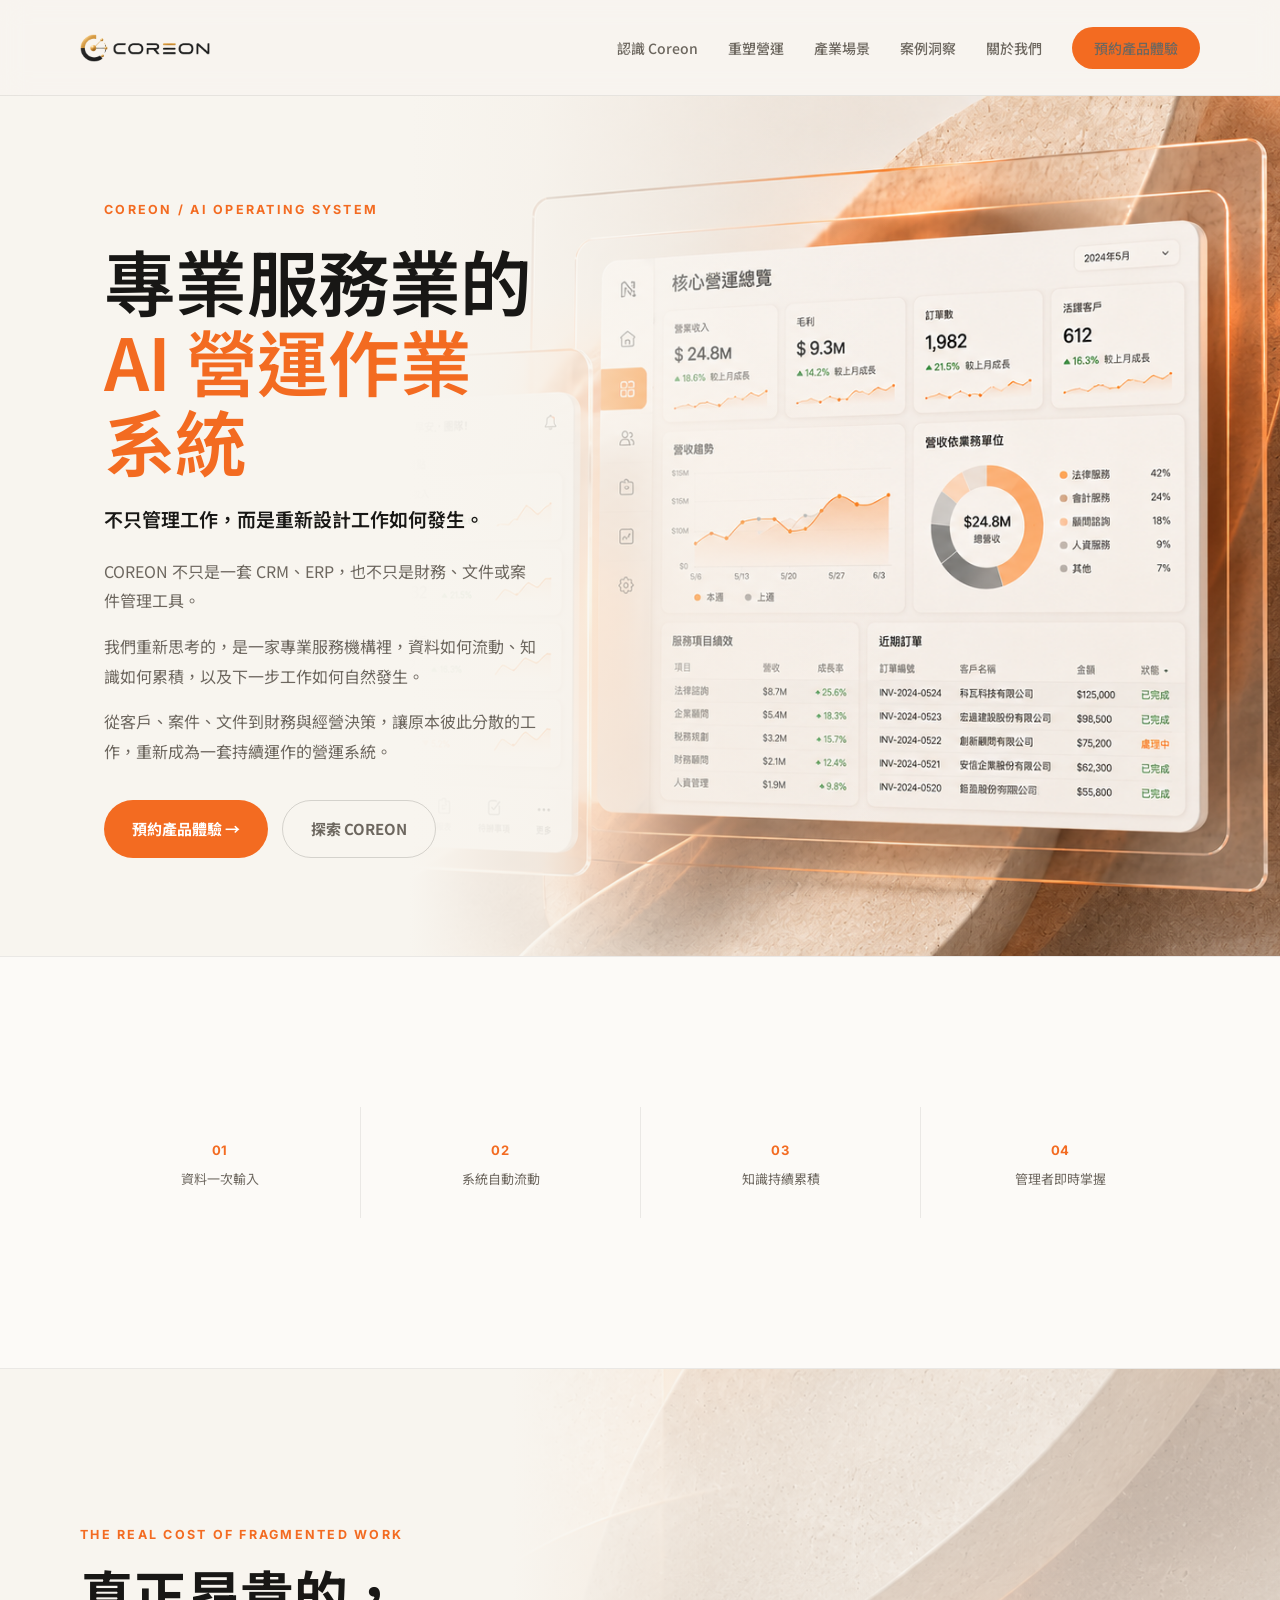
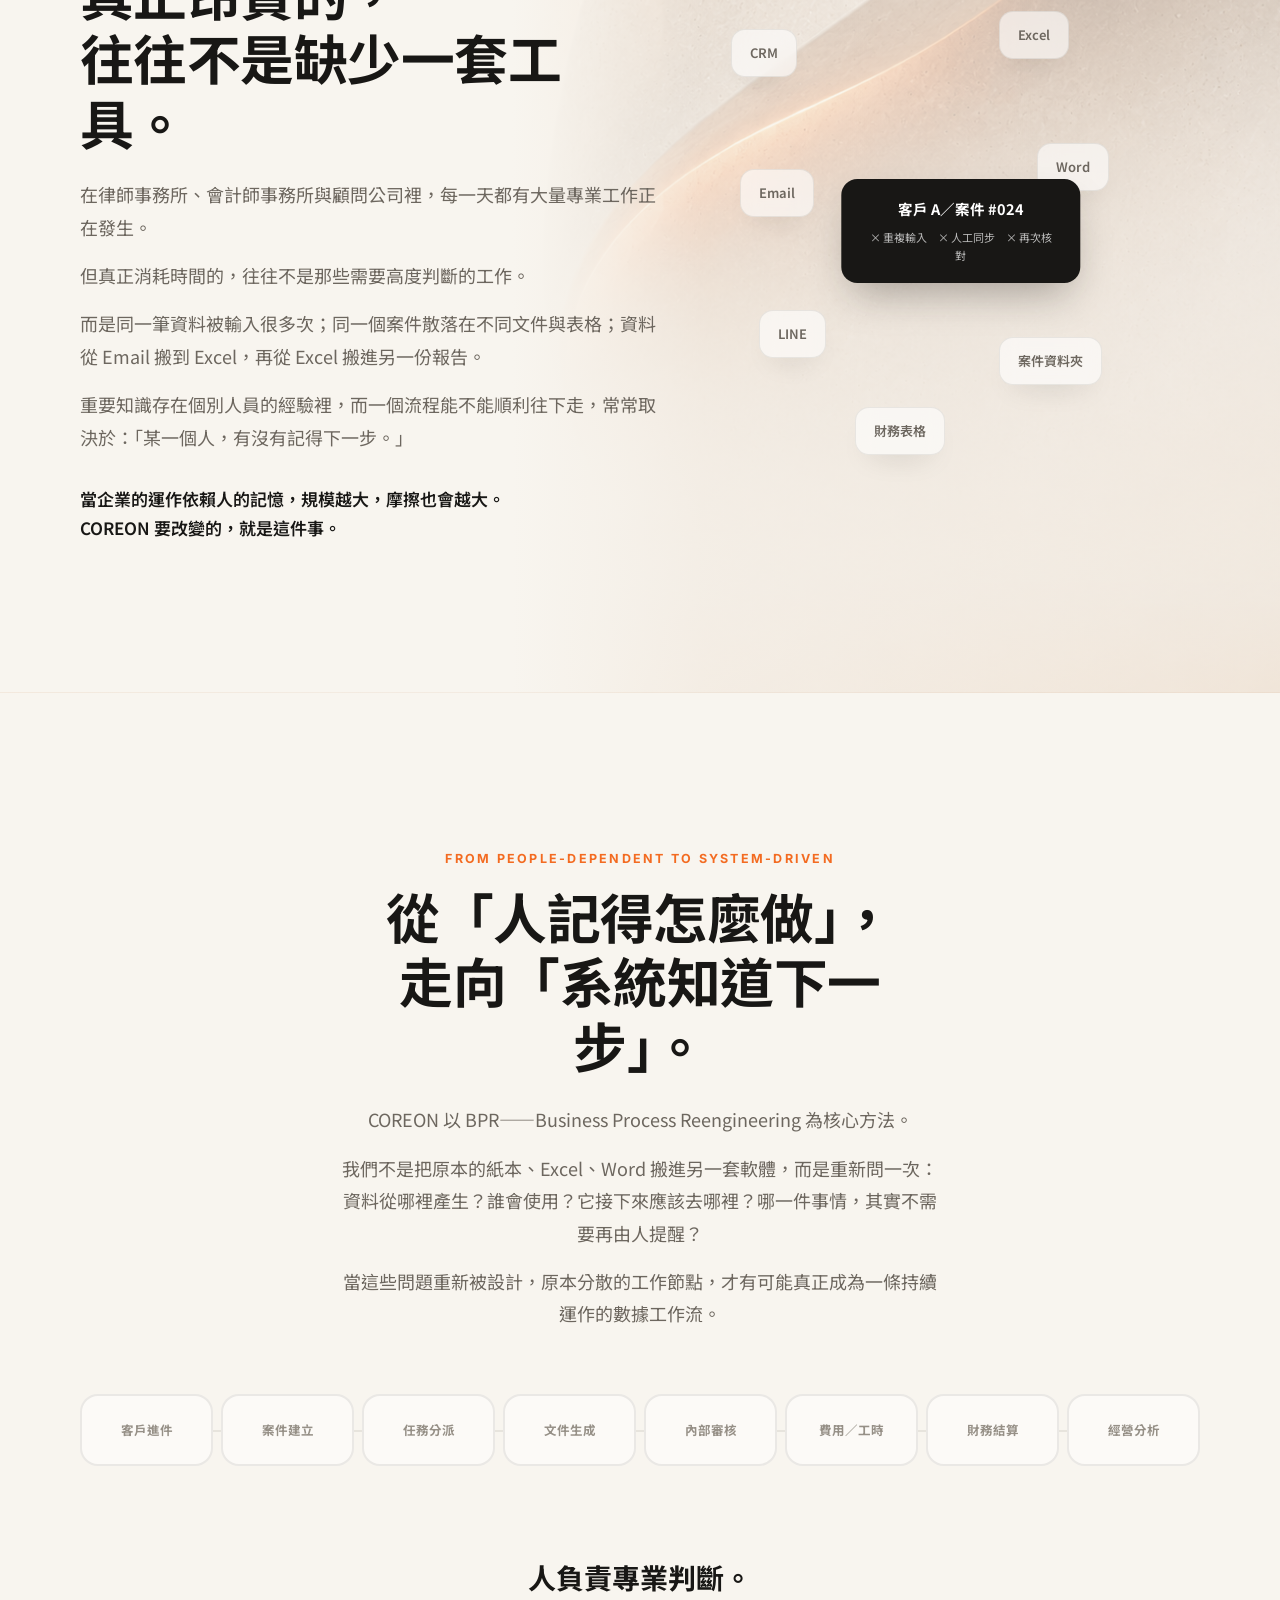
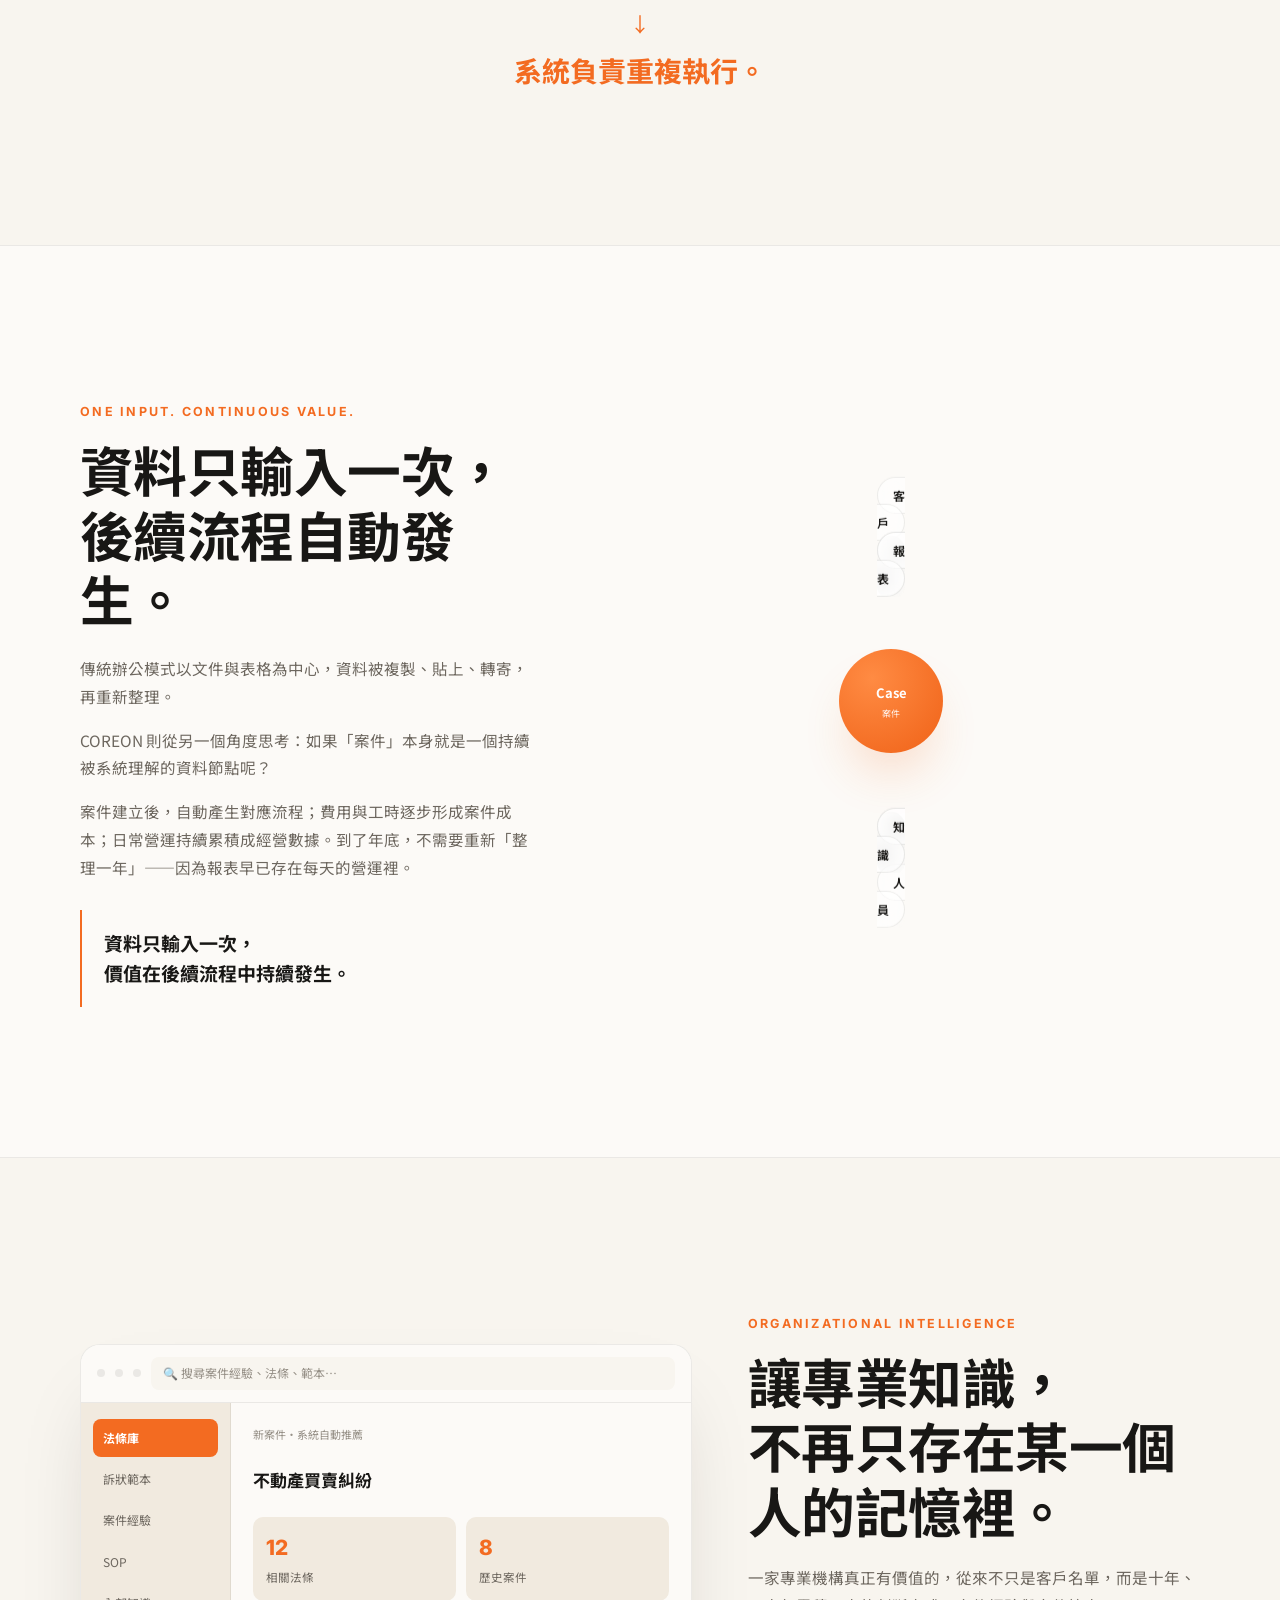
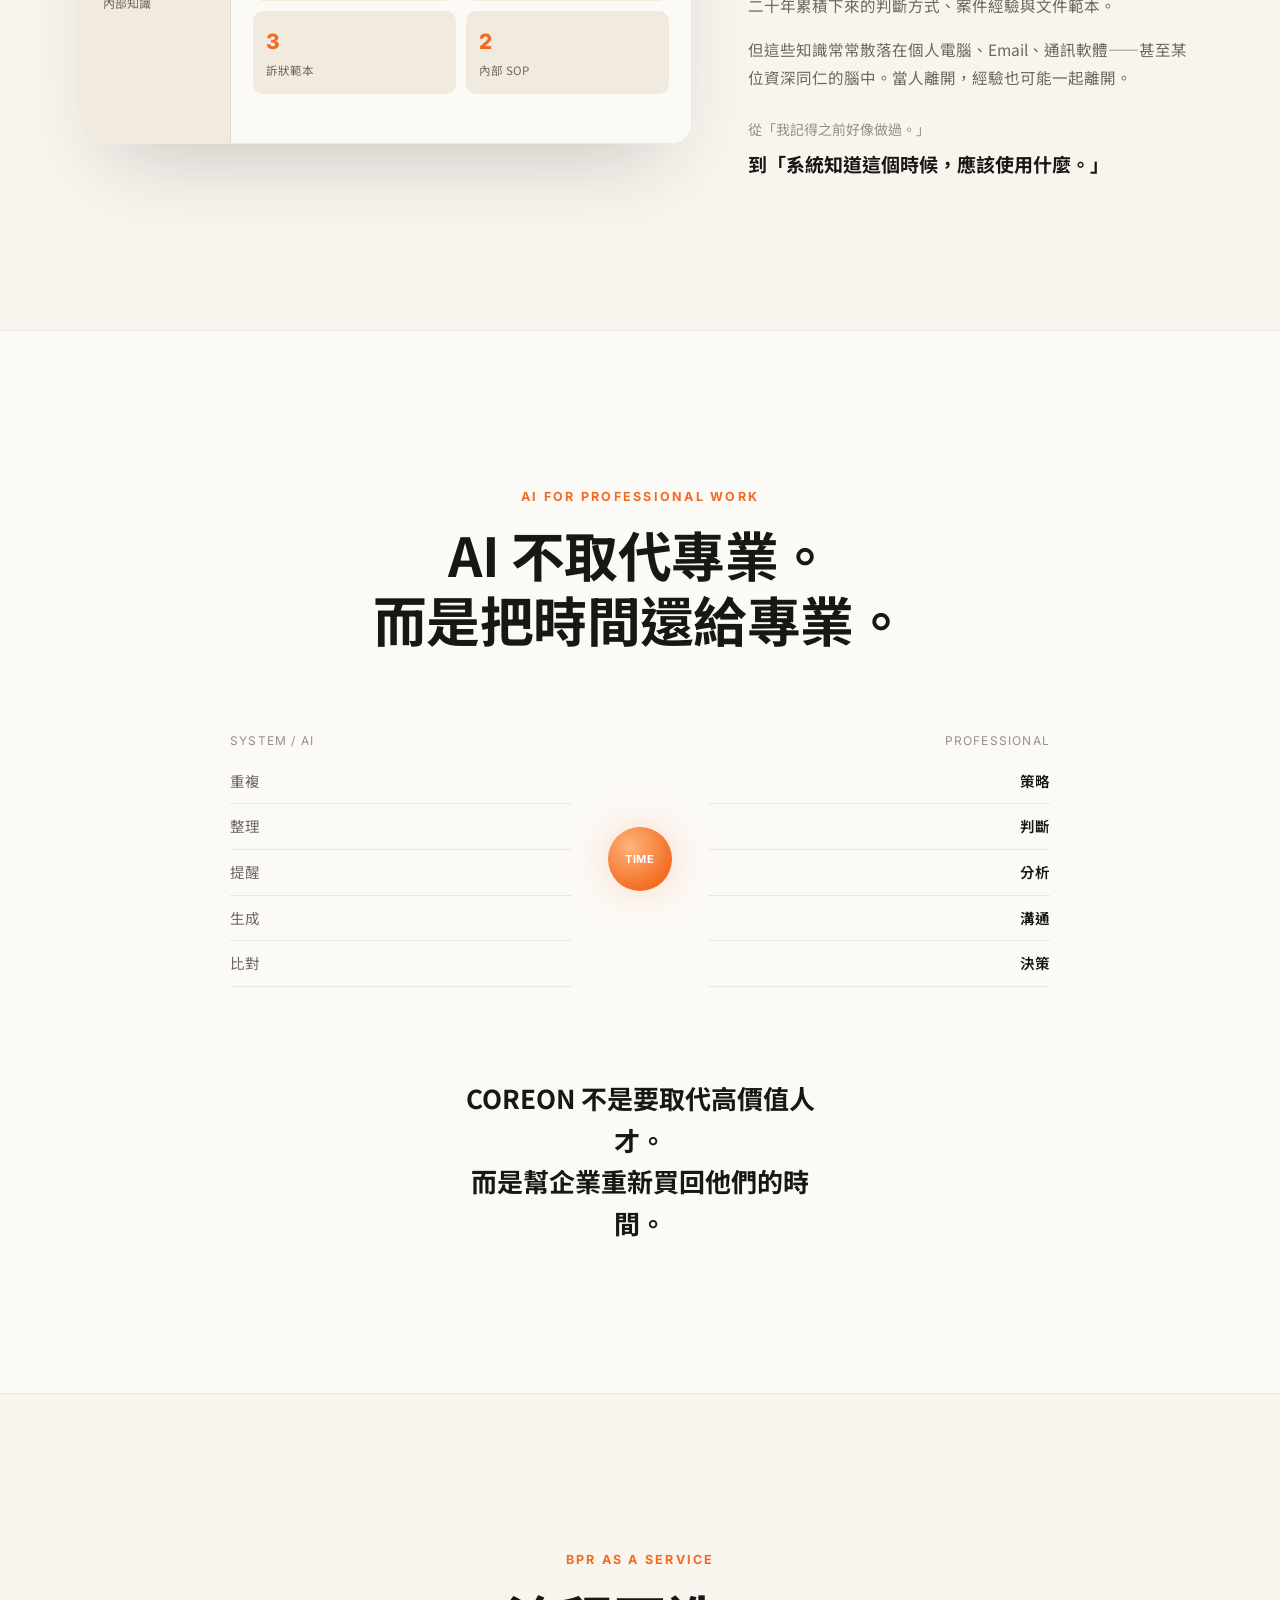
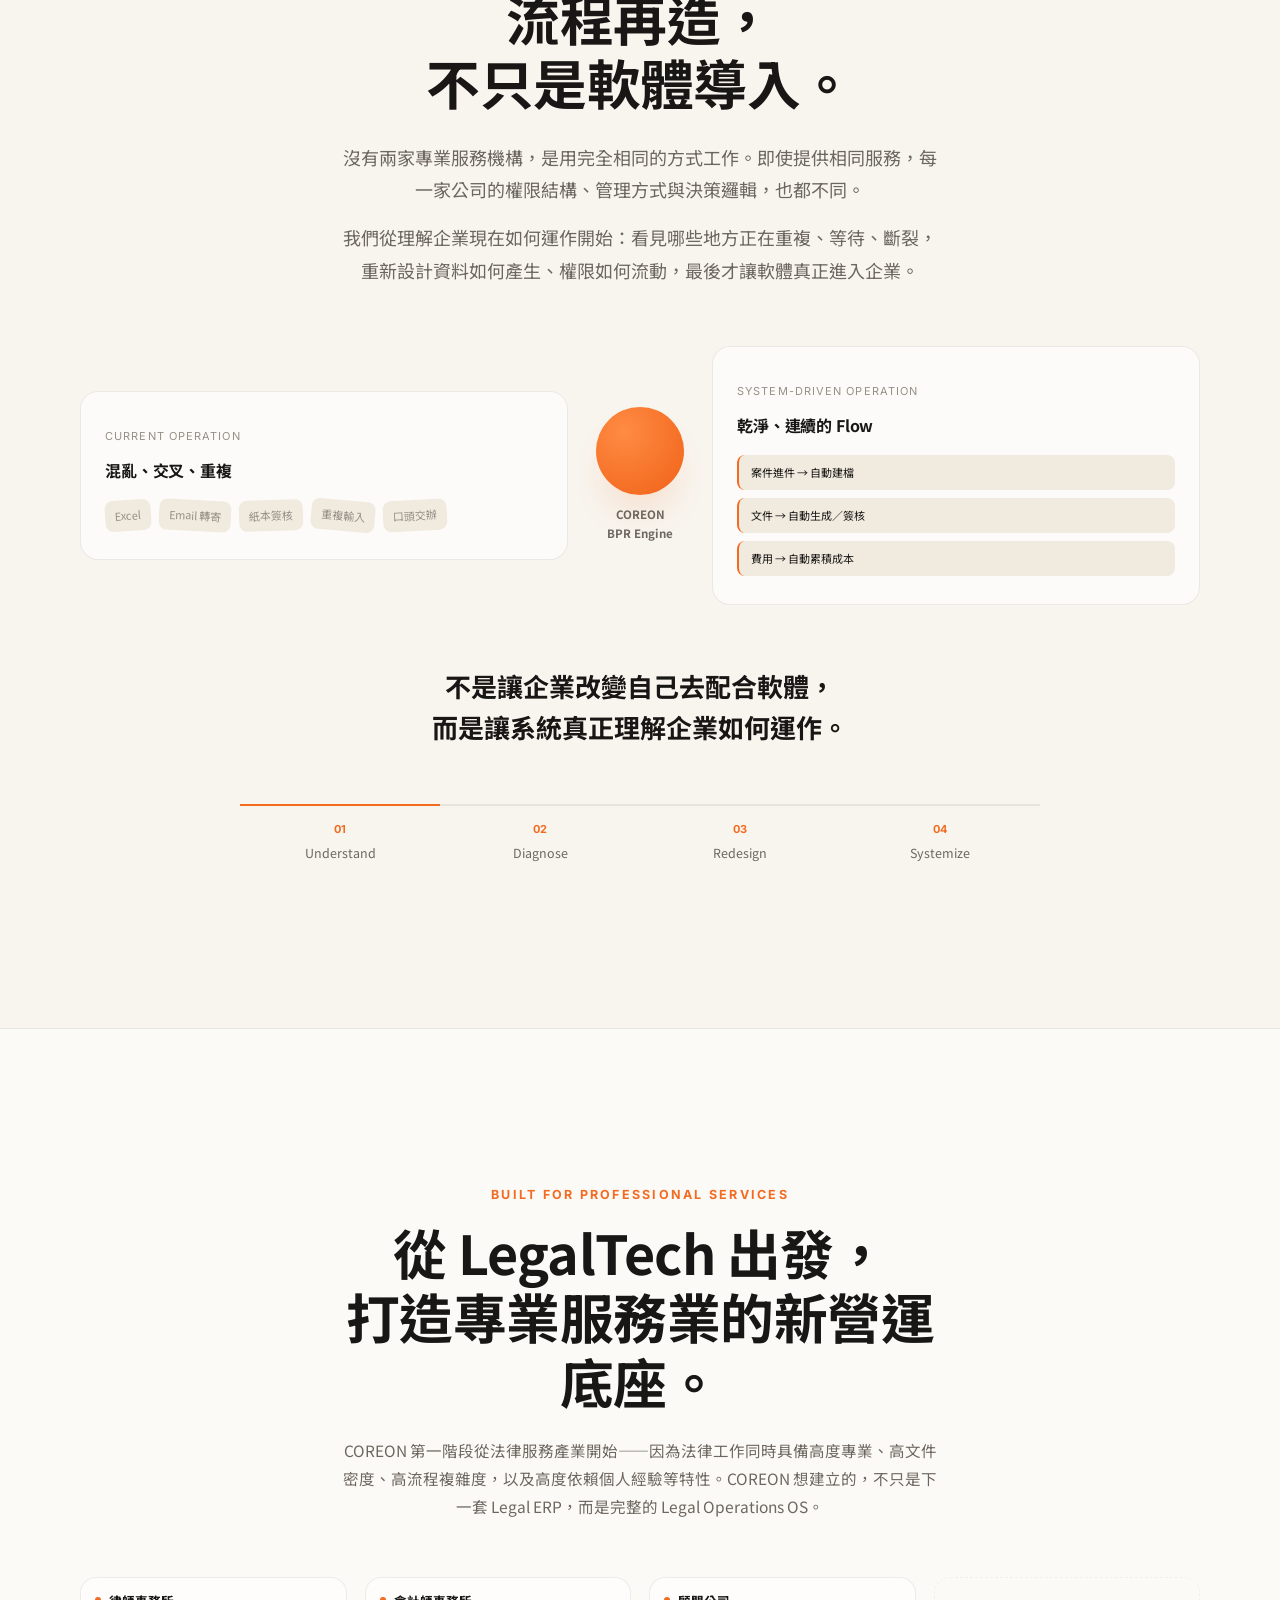
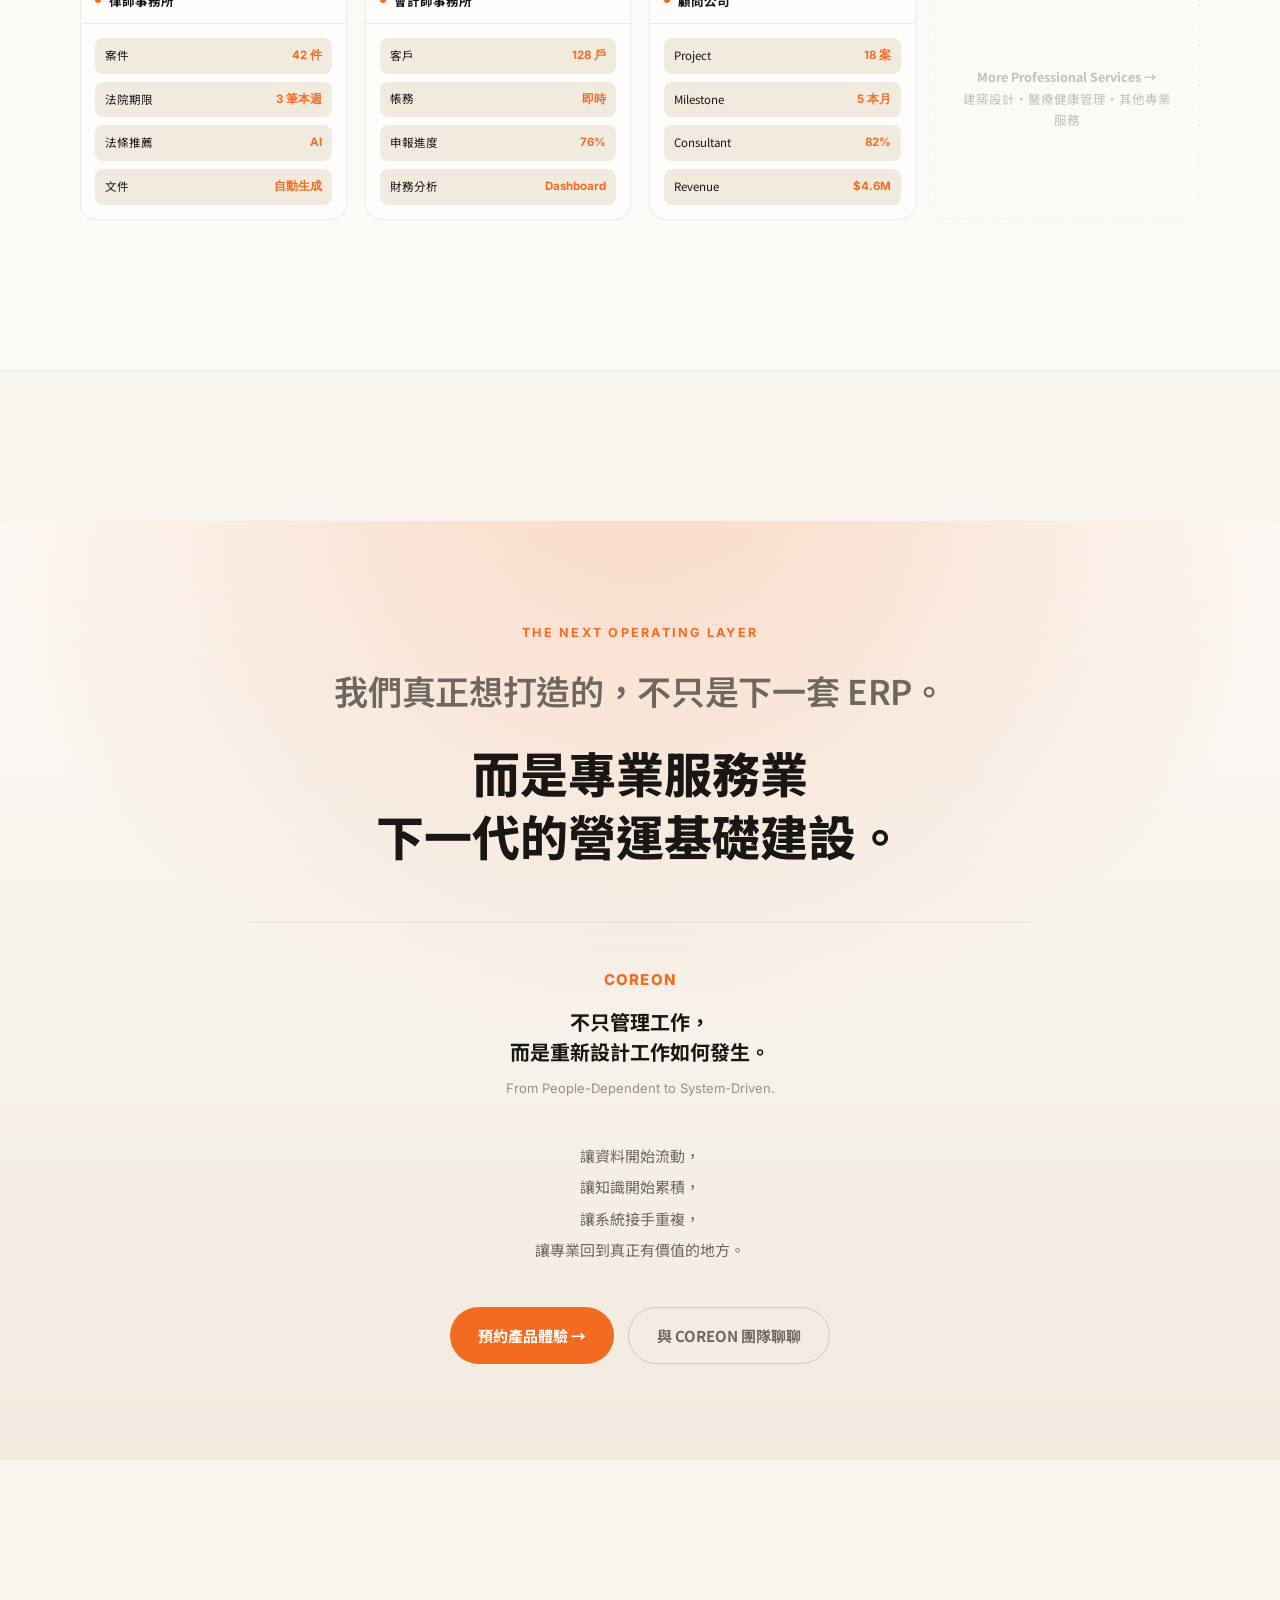
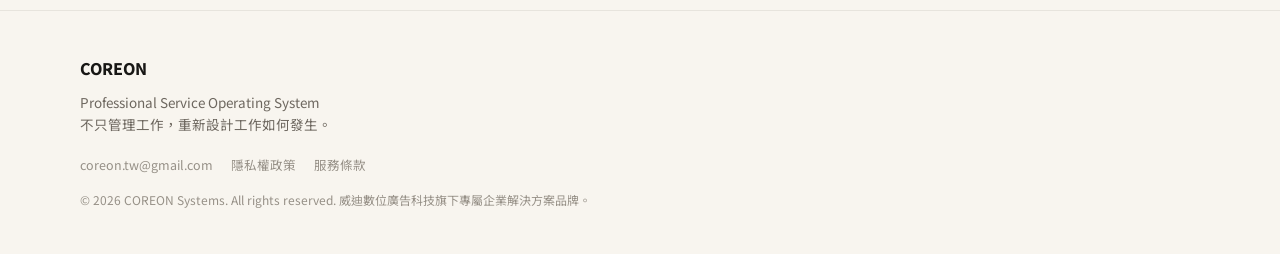
<file: index.html>
<!DOCTYPE html>
<html lang="zh-Hant-TW">
<head>
<meta charset="UTF-8">
<meta name="viewport" content="width=device-width, initial-scale=1">

<!-- Google tag (gtag.js) -->
<script async src="https://www.googletagmanager.com/gtag/js?id=G-TXDZ6K7RPB"></script>
<script>
  window.dataLayer = window.dataLayer || [];
  function gtag(){dataLayer.push(arguments);}
  gtag('js', new Date());
  gtag('config', 'G-TXDZ6K7RPB');
</script>

<title>COREON｜專業服務業的 AI 營運作業系統</title>
<meta name="description" content="COREON 重新設計案件、客戶、文件、知識、財務與人員之間的資料流動，讓專業服務機構從 People-Dependent 走向 System-Driven。以 BPR 為核心方法，服務法律、會計、顧問等產業。">
<link rel="canonical" href="https://coreon.tw/">

<meta property="og:type" content="website">
<meta property="og:site_name" content="COREON">
<meta property="og:title" content="COREON｜專業服務業的 AI 營運作業系統">
<meta property="og:description" content="不只管理工作，而是重新設計工作如何發生。From People-Dependent to System-Driven.">
<meta property="og:url" content="https://coreon.tw/">
<meta property="og:locale" content="zh_TW">

<meta name="twitter:card" content="summary_large_image">
<meta name="twitter:title" content="COREON｜專業服務業的 AI 營運作業系統">
<meta name="twitter:description" content="不只管理工作，而是重新設計工作如何發生。">

<link rel="icon" type="image/x-icon" href="/favicon.ico">
<link rel="icon" type="image/png" sizes="32x32" href="/images/brand/favicon-32x32.png">
<link rel="icon" type="image/png" sizes="16x16" href="/images/brand/favicon-16x16.png">
<link rel="apple-touch-icon" sizes="180x180" href="/images/brand/apple-touch-icon.png">

<link rel="preconnect" href="https://fonts.googleapis.com">
<link rel="preconnect" href="https://fonts.gstatic.com" crossorigin>
<link rel="stylesheet" href="https://fonts.googleapis.com/css2?family=Inter:wght@400;500;600;700;800&family=Noto+Sans+TC:wght@400;500;600;700;900&display=swap">

<script type="application/ld+json">
{
  "@context": "https://schema.org",
  "@type": "Organization",
  "name": "COREON",
  "url": "https://coreon.tw/",
  "description": "COREON 是威迪數位廣告科技推出的專業服務業 AI 營運作業系統，以 BPR（Business Process Reengineering）為核心方法，服務法律服務、財會與稅務、顧問服務等專業服務型企業。",
  "parentOrganization": { "@type": "Organization", "name": "威迪數位廣告科技" },
  "sameAs": ["https://lin.ee/829kkoG"]
}
</script>

<style>
:root{
  --bg-ivory:#F8F5EF; --bg-sand:#F1EADF; --bg-white:#FCFAF7;
  --bg:var(--bg-ivory);
  --ink:#181715; --ink-soft:#6D675F; --ink-muted:#969087;
  --accent:#F36B21; --accent-2:#FF8B43; --accent-glow-c:#FFB37A; --accent-glow:rgba(243,107,33,.24);
  --line:rgba(30,25,20,.08);
  --sans:"Noto Sans TC","Inter",system-ui,sans-serif;
  --mono:"Inter",system-ui,sans-serif;
  --maxw:1280px;
}
*{box-sizing:border-box}
html{scroll-behavior:smooth}
@media (prefers-reduced-motion:reduce){html{scroll-behavior:auto}}
body{margin:0;background:var(--bg-ivory);color:var(--ink);font-family:var(--sans);font-size:16px;line-height:1.7;-webkit-font-smoothing:antialiased;overflow-x:hidden}
.wrap{max-width:var(--maxw);margin:0 auto;padding:0 80px}
h1,h2,h3{font-family:var(--sans);margin:0;text-wrap:balance;letter-spacing:-.01em}
p{margin:0}
a{color:inherit;text-decoration:none}
img,svg{display:block;max-width:100%}
.eyebrow{font-family:var(--mono);font-size:12.5px;letter-spacing:.18em;text-transform:uppercase;color:var(--accent);font-weight:700}
:focus-visible{outline:2px solid var(--accent);outline-offset:3px;border-radius:4px}
.reveal{opacity:0;transform:translateY(18px);transition:opacity .6s ease,transform .6s ease}
.reveal.in{opacity:1;transform:none}
@media (prefers-reduced-motion:reduce){.reveal{opacity:1;transform:none;transition:none}}
.glass{background:rgba(255,255,255,.6);border:1px solid var(--line);border-radius:18px;backdrop-filter:blur(10px)}
.btn{display:inline-flex;align-items:center;gap:9px;font-weight:700;font-size:15px;border-radius:999px;padding:15px 28px;transition:transform .2s,box-shadow .2s,background .2s;cursor:pointer;border:0;font-family:var(--sans)}
.btn-primary{background:var(--accent);color:#fff}
.btn-primary:hover{transform:translateY(-2px);box-shadow:0 16px 36px var(--accent-glow)}
.btn-ghost{background:transparent;color:var(--ink-soft);border:1.5px solid rgba(30,25,20,.16)}
.btn-ghost:hover{border-color:var(--ink);color:var(--ink)}

/* story typography */
.story{max-width:600px;display:flex;flex-direction:column;gap:16px;font-size:18px;line-height:1.8;color:var(--ink-soft)}
.h2-block{max-width:600px}
.h2-block h2{font-size:clamp(34px,4.2vw,56px);line-height:1.2;font-weight:700}
.big-statement{font-size:clamp(20px,2.4vw,26px);font-weight:700;line-height:1.6;color:var(--ink)}
.closing-line{margin-top:32px;font-size:17px;font-weight:600;line-height:1.7}

/* nav */
.nav{position:sticky;top:0;z-index:60;backdrop-filter:blur(14px);background:rgba(248,245,239,.82);border-bottom:1px solid var(--line)}
.nav-in{max-width:var(--maxw);margin:0 auto;padding:18px 80px;display:flex;align-items:center;gap:24px}
.nav-logo{height:28px;width:auto;display:block}
.nav-links{margin-left:auto;display:flex;align-items:center;gap:30px;list-style:none;padding:0}
.nav-links a{font-size:14px;color:var(--ink-soft);transition:color .2s;font-weight:500}
.nav-links a:hover{color:var(--ink)}
.nav-cta{font-weight:700;color:#fff;background:var(--accent);padding:11px 22px;border-radius:999px}
.nav-cta:hover{box-shadow:0 8px 22px var(--accent-glow)}
.nav-toggle{display:none;background:transparent;border:1px solid var(--line);border-radius:10px;width:40px;height:40px;margin-left:auto;cursor:pointer}
.nav-toggle span,.nav-toggle span::before,.nav-toggle span::after{content:"";display:block;width:16px;height:1.5px;background:var(--ink);position:relative;margin:0 auto}
.nav-toggle span::before{position:absolute;top:-6px}
.nav-toggle span::after{position:absolute;top:6px}

.nav-dropdown{position:relative}
.nav-dropdown-panel{position:absolute;top:100%;left:50%;transform:translateX(-50%) translateY(6px);opacity:0;visibility:hidden;
  transition:opacity .18s ease,transform .18s ease;pointer-events:none;background:var(--bg-white);border:1px solid var(--line);
  border-radius:16px;box-shadow:0 24px 48px -16px rgba(24,23,21,.2);padding:10px;min-width:230px;z-index:70}
.nav-dropdown:hover .nav-dropdown-panel,.nav-dropdown:focus-within .nav-dropdown-panel{opacity:1;visibility:visible;transform:translateX(-50%) translateY(0);pointer-events:auto}
.nav-dd-item{display:flex;align-items:center;justify-content:space-between;gap:14px;padding:10px 12px;border-radius:10px;font-size:14px;color:var(--ink)!important;font-weight:500;white-space:nowrap}
.nav-dd-item:hover{background:var(--bg-sand);color:var(--ink)!important}
.nav-dd-item.soon{color:var(--ink-muted)!important}
.nav-dd-tag{font-size:10.5px;font-weight:700;color:var(--ink-muted);background:var(--bg-sand);padding:2px 8px;border-radius:999px}
.nav-dd-divider{height:1px;background:var(--line);margin:6px 4px}
.nav-dd-all{color:var(--accent)!important;font-weight:700;justify-content:flex-start}
@media(max-width:860px){
  .nav-in{padding:16px 24px}
  .nav-links{display:none;position:absolute;top:100%;left:0;right:0;flex-direction:column;align-items:flex-start;gap:0;background:var(--bg-white);border-bottom:1px solid var(--line);padding:8px 24px 20px}
  .nav-links.is-open{display:flex}
  .nav-links li{width:100%}
  .nav-links a{display:block;padding:12px 0;width:100%}
  .nav-links .nav-cta{margin-top:8px;text-align:center;display:block}
  .nav-toggle{display:inline-flex;align-items:center;justify-content:center}
  .nav-dropdown-panel{position:static!important;transform:none!important;left:auto!important;opacity:1;visibility:visible;pointer-events:auto;box-shadow:none;border:0;
    background:transparent;padding:2px 0 6px 16px;min-width:0;display:flex;flex-direction:column}
  .nav-dd-item{display:flex!important;width:100%!important;padding:8px 0!important;font-size:13.5px}
  .nav-dd-divider{display:none}
}

section{position:relative;padding:150px 0}
.center{text-align:center;margin-left:auto;margin-right:auto}
@media(max-width:960px){ .wrap{padding:0 24px} .nav-in{padding:16px 24px} }
@media(max-width:760px){ section{padding:88px 0} }

/* ===== 01 HERO ===== */
.hero{padding:0}
.hero-bleed{
  min-height:860px;display:flex;align-items:center;
  background-image:
    linear-gradient(to right, var(--bg-ivory) 0%, var(--bg-ivory) 32%, rgba(248,245,239,.86) 42%, rgba(248,245,239,.3) 58%, transparent 70%),
    url('/images/home/hero-bg.png');
  background-size:100% 100%, cover;
  background-position:left center, 78% center;
  background-repeat:no-repeat, no-repeat;
}
@media(max-width:960px){
  .hero-bleed{
    min-height:auto;
    background-image:
      linear-gradient(to bottom, var(--bg-ivory) 0%, var(--bg-ivory) 46%, rgba(248,245,239,.3) 72%, transparent 100%),
      url('/images/home/hero-bg.png');
    background-size:100% 100%, cover;
    background-position:top, bottom center;
  }
}
.hero-grid{display:grid;grid-template-columns:.72fr 1fr;gap:40px;align-items:center;padding:64px 0}
@media(max-width:960px){.hero-grid{grid-template-columns:1fr;padding:56px 0 24px}.hero-grid>div:last-child{min-height:280px}}
.hero h1{font-size:clamp(40px,5.6vw,72px);line-height:1.12;font-weight:600;margin-top:18px}
.hero h1 .o{color:var(--accent)}
.hero .lede-sm{margin-top:22px;color:var(--ink);font-size:19px;font-weight:600;max-width:26em}
.hero .story{margin-top:22px;font-size:16px;line-height:1.85}
.hero-cta{margin-top:34px;display:flex;gap:14px;flex-wrap:wrap}

.caps{border-top:1px solid var(--line);border-bottom:1px solid var(--line);background:var(--bg-white)}
.caps-in{display:grid;grid-template-columns:repeat(4,1fr)}
.cap{padding:28px 20px;border-left:1px solid var(--line);text-align:center}
.cap:first-child{border-left:0}
.cap b{font-family:var(--mono);color:var(--accent);font-size:13px;letter-spacing:.05em}
.cap span{display:block;margin-top:6px;font-size:13px;color:var(--ink-soft)}
@media(max-width:760px){.caps-in{grid-template-columns:repeat(2,1fr)}.cap{border-left:0;border-bottom:1px solid var(--line)}}

/* ===== 02 BRAND STORY ===== */
.pain-bleed{
  background-image:
    linear-gradient(to right, var(--bg-ivory) 0%, var(--bg-ivory) 40%, rgba(248,245,239,.72) 55%, rgba(248,245,239,.55) 100%),
    url('/images/home/problem-bg.png');
  background-size:100% 100%, cover;
  background-position:left center, center;
  background-repeat:no-repeat, no-repeat;
}
@media(max-width:960px){
  .pain-bleed{background-image:linear-gradient(to bottom, var(--bg-ivory) 0%, var(--bg-ivory) 55%, rgba(248,245,239,.6) 100%), url('/images/home/problem-bg.png');background-position:top, center;}
}
.pain-grid{display:grid;grid-template-columns:1.1fr .9fr;gap:56px;align-items:center}
@media(max-width:960px){.pain-grid{grid-template-columns:1fr}}
.frag{position:relative;min-height:440px}
.frag-chip{position:absolute;padding:12px 18px;border-radius:14px;font-size:13px;font-weight:600;color:var(--ink-soft);box-shadow:0 14px 30px -16px rgba(30,25,20,.18)}
.frag-dup{position:absolute;left:50%;top:50%;transform:translate(-50%,-50%);text-align:center;background:var(--ink);color:#fff;padding:18px 24px;border-radius:16px;z-index:3;box-shadow:0 20px 40px -12px rgba(30,25,20,.35);min-width:180px}
.frag-dup b{display:block;font-size:14.5px;margin-bottom:6px}
.frag-dup span{display:block;font-size:11px;opacity:.7}
@media(max-width:600px){.frag{min-height:340px;transform:scale(.82);transform-origin:top left}}

/* ===== 03 TRANSFORMATION (flow) ===== */
.flow-wrap{margin-top:64px;max-width:1200px;margin-left:auto;margin-right:auto}
.flow-line{position:relative;display:flex;justify-content:space-between;align-items:center;gap:8px}
.flow-line::before{content:"";position:absolute;left:34px;right:34px;top:36px;height:2px;background:var(--line);z-index:0}
.flow-dot-run{position:absolute;top:36px;left:34px;width:9px;height:9px;margin-top:-4px;border-radius:50%;background:var(--accent);box-shadow:0 0 14px var(--accent-glow);animation:flowRun 6s linear infinite;z-index:1}
@keyframes flowRun{0%{left:34px;opacity:0}8%{opacity:1}92%{opacity:1}100%{left:calc(100% - 44px);opacity:0}}
.flow-node{position:relative;z-index:2;display:flex;flex-direction:column;align-items:center;gap:10px;flex:1}
.flow-node .box{width:100%;max-width:136px;height:72px;border-radius:18px;background:var(--bg-white);border:2px solid var(--line);display:flex;align-items:center;justify-content:center;text-align:center;padding:8px;font-size:12.5px;font-weight:700;color:var(--ink-muted);transition:border-color .25s,color .25s,transform .25s}
.flow-node:hover .box{border-color:var(--accent);color:var(--ink);transform:translateY(-4px);box-shadow:0 14px 28px -14px var(--accent-glow)}
@media(max-width:900px){
  .flow-line{flex-direction:column;align-items:flex-start;gap:20px}
  .flow-line::before{left:17px;right:auto;top:34px;bottom:34px;width:2px;height:auto}
  .flow-dot-run{left:17px;top:34px;margin-top:0;animation:flowRunV 6s linear infinite}
  @keyframes flowRunV{0%{top:34px;opacity:0}8%{opacity:1}92%{opacity:1}100%{top:calc(100% - 34px);opacity:0}}
  .flow-node{flex-direction:row;justify-content:flex-start;gap:16px}
  .flow-node .box{max-width:none;width:auto;height:auto;padding:10px 18px;text-align:left;justify-content:flex-start}
}
.flow-statement{margin-top:88px;text-align:center}
.flow-statement p{font-size:clamp(20px,2.6vw,28px);font-weight:700}
.flow-statement .arrow{color:var(--accent);font-size:20px;margin:6px 0}

/* ===== 04 STRUCTURED DATA ===== */
.orbit-grid{display:grid;grid-template-columns:.75fr 1fr;gap:40px;align-items:center}
@media(max-width:960px){.orbit-grid{grid-template-columns:1fr}}
.big-quote{margin-top:28px;padding:18px 22px;border-left:2px solid var(--accent);font-size:19px;font-weight:700;line-height:1.6}
.net-wrap{position:relative;max-width:560px;margin:0 auto;min-height:460px}
.net-wrap::before{content:"";position:absolute;inset:-8%;background:radial-gradient(circle at 50% 50%,var(--accent-glow),transparent 65%);filter:blur(20px);z-index:0}
.net-center{position:absolute;left:50%;top:50%;transform:translate(-50%,-50%);width:104px;height:104px;border-radius:50%;background:radial-gradient(circle at 32% 28%,var(--accent-2),var(--accent) 78%);display:flex;flex-direction:column;align-items:center;justify-content:center;color:#fff;box-shadow:0 30px 50px -14px var(--accent-glow);z-index:3}
.net-center b{font-size:13px}
.net-center span{font-size:9px;opacity:.9;margin-top:2px}
.net-node{position:absolute;transform:translate(-50%,-50%);z-index:2}
.net-node .chip{padding:9px 15px;border-radius:999px;font-size:12px;font-weight:600;cursor:default;transition:transform .2s}
.net-node:hover .chip{transform:scale(1.08);border-color:rgba(30,25,20,.2)}
.net-detail{position:absolute;top:calc(100% + 8px);left:50%;transform:translateX(-50%) translateY(4px);width:180px;background:var(--ink);color:#fff;border-radius:12px;padding:10px 12px;font-size:11.5px;line-height:1.5;opacity:0;pointer-events:none;transition:opacity .2s,transform .2s;z-index:5}
.net-node:hover .net-detail{opacity:1;transform:translateX(-50%) translateY(0)}
.net-svg{position:absolute;inset:0;z-index:1}

/* ===== 05 KNOWLEDGE ===== */
.know-grid{display:grid;grid-template-columns:1.15fr .85fr;gap:56px;align-items:center}
@media(max-width:960px){.know-grid{grid-template-columns:1fr}}
.know-app{border-radius:20px;overflow:hidden;box-shadow:0 40px 80px -32px rgba(30,25,20,.22)}
.know-topbar{display:flex;align-items:center;gap:10px;padding:12px 16px;background:var(--bg-white);border-bottom:1px solid var(--line)}
.know-dot{width:8px;height:8px;border-radius:50%;background:var(--line)}
.know-search{flex:1;background:var(--bg-ivory);border-radius:8px;padding:6px 12px;font-size:12px;color:var(--ink-muted)}
.know-body{display:grid;grid-template-columns:150px 1fr;background:var(--bg-white);min-height:340px}
.know-side{background:var(--bg-sand);border-right:1px solid var(--line);padding:16px 12px;display:flex;flex-direction:column;gap:3px}
.know-side .cat{font-size:12px;padding:9px 10px;border-radius:8px;color:var(--ink-soft)}
.know-side .cat.on{background:var(--accent);color:#fff;font-weight:700}
.know-main{padding:22px}
.know-main .kick{font-size:11px;color:var(--ink-muted);margin-bottom:4px}
.know-main h4{font-size:17px;font-weight:700}
.know-rec{margin-top:18px;display:grid;grid-template-columns:1fr 1fr;gap:10px}
.know-rec-item{background:var(--bg-sand);border-radius:10px;padding:13px}
.know-rec-item .v{font-family:var(--mono);font-weight:800;font-size:21px;color:var(--accent)}
.know-rec-item .k{font-size:11.5px;color:var(--ink-soft);margin-top:2px}
.know-transition{margin-top:26px}
.know-transition .sm{font-size:14px;color:var(--ink-muted)}
.know-transition .lg{margin-top:6px;font-size:19px;font-weight:700}

/* ===== 06 AI PHILOSOPHY ===== */
.aivp{display:grid;grid-template-columns:1fr auto 1fr;gap:36px;align-items:center;max-width:820px;margin:80px auto 0}
.aivp-col{display:flex;flex-direction:column;gap:13px}
.aivp-col .h{font-family:var(--mono);font-size:12px;letter-spacing:.1em;text-transform:uppercase;color:var(--ink-muted);margin-bottom:4px}
.aivp-col ul{list-style:none;margin:0;padding:0;display:flex;flex-direction:column;gap:10px}
.aivp-col li{font-size:14.5px;color:var(--ink-soft);padding-bottom:10px;border-bottom:1px solid var(--line)}
.aivp-col.pro{text-align:right}
.aivp-col.pro li{color:var(--ink);font-weight:600}
.time-sphere{width:64px;height:64px;border-radius:50%;background:radial-gradient(circle at 35% 30%,var(--accent-glow-c),var(--accent) 75%);display:flex;align-items:center;justify-content:center;color:#fff;font-family:var(--mono);font-size:11px;font-weight:700;letter-spacing:.06em;box-shadow:0 0 40px var(--accent-glow)}
.ai-statement{text-align:center;margin-top:90px;max-width:24em;margin-left:auto;margin-right:auto}
@media(max-width:700px){.aivp{grid-template-columns:1fr}.aivp-col.pro{text-align:left}.time-sphere{margin:0 auto}}

/* ===== 07 BPR ===== */
.bpr-visual{display:grid;grid-template-columns:1fr auto 1fr;gap:28px;align-items:center;margin-top:60px}
.bpr-panel{padding:28px 24px}
.bpr-panel .lbl{font-family:var(--mono);font-size:11px;letter-spacing:.1em;text-transform:uppercase;color:var(--ink-muted)}
.bpr-panel h3{margin-top:10px;font-size:16px}
.bpr-messy{display:flex;flex-wrap:wrap;gap:8px;margin-top:16px}
.bpr-messy span{font-size:11px;padding:6px 10px;border-radius:8px;background:var(--bg-sand);color:var(--ink-muted);transform:rotate(var(--r,0deg))}
.bpr-clean{display:flex;flex-direction:column;gap:8px;margin-top:16px}
.bpr-clean span{font-size:11px;padding:8px 12px;border-radius:8px;background:var(--bg-sand);color:var(--ink);border-left:2px solid var(--accent)}
.bpr-engine{display:flex;flex-direction:column;align-items:center;gap:10px;text-align:center}
.bpr-engine .core{width:88px;height:88px;border-radius:50%;background:radial-gradient(circle at 32% 28%,var(--accent-2),var(--accent) 78%);box-shadow:0 24px 44px -14px var(--accent-glow)}
.bpr-engine span{font-size:11.5px;font-weight:700;color:var(--ink-soft);max-width:100px}
@media(max-width:860px){.bpr-visual{grid-template-columns:1fr}.bpr-engine{flex-direction:row;justify-content:center}}
.bpr-nav{margin-top:56px;display:grid;grid-template-columns:repeat(4,1fr);gap:0;max-width:800px;margin-left:auto;margin-right:auto}
.bpr-nav-step{padding:14px 12px;border-top:2px solid var(--line);text-align:center}
.bpr-nav-step.active{border-top-color:var(--accent)}
.bpr-nav-step .n{font-family:var(--mono);font-size:11px;color:var(--accent);font-weight:700}
.bpr-nav-step .t{font-size:12.5px;margin-top:4px;color:var(--ink-soft)}
@media(max-width:600px){.bpr-nav{grid-template-columns:1fr 1fr}}

/* ===== 08 INDUSTRY ===== */
.ind-grid{display:grid;grid-template-columns:repeat(4,1fr);gap:18px;margin-top:56px}
@media(max-width:960px){.ind-grid{grid-template-columns:1fr 1fr}}
@media(max-width:560px){.ind-grid{grid-template-columns:1fr}}
.ind-app{border-radius:16px;overflow:hidden;display:flex;flex-direction:column}
.ind-app-top{padding:12px 14px;font-size:12.5px;font-weight:700;border-bottom:1px solid var(--line);display:flex;align-items:center;gap:8px}
.ind-app-top .dot2{width:6px;height:6px;border-radius:50%;background:var(--accent)}
.ind-app-body{padding:14px;flex:1;display:flex;flex-direction:column;gap:8px}
.ind-row{display:flex;justify-content:space-between;align-items:center;font-size:11.5px;background:var(--bg-sand);border-radius:8px;padding:8px 10px}
.ind-row .v{font-family:var(--mono);font-weight:700;color:var(--accent)}
.ind-more{opacity:.55;display:flex;flex-direction:column;align-items:center;justify-content:center;text-align:center;padding:24px;gap:10px;border:1px dashed var(--line);border-radius:16px}
.ind-more p{font-size:12.5px;color:var(--ink-muted)}

/* ===== 09 MANIFESTO ===== */
.manifesto{position:relative;overflow:hidden;border-radius:0;padding:0;background:linear-gradient(180deg,var(--bg-white),var(--bg-sand));margin:0 calc(50% - 50vw);padding-left:calc(50vw - 50%);padding-right:calc(50vw - 50%)}
.manifesto::before{content:"";position:absolute;inset:-10% -10% auto -10%;height:70%;background:radial-gradient(ellipse at 50% 0%,var(--accent-glow),transparent 65%);z-index:0}
.manifesto-in{position:relative;z-index:1;text-align:center;max-width:780px;margin:0 auto}
.manifesto h2{font-size:clamp(24px,3.2vw,34px);font-weight:600;color:var(--ink-soft)}
.manifesto .pause-line{font-size:clamp(30px,4.4vw,48px);font-weight:800;color:var(--ink);margin-top:22px;line-height:1.3}
.manifesto-block{margin-top:56px;padding-top:44px;border-top:1px solid var(--line)}
.manifesto-block .brand{font-family:var(--mono);font-weight:800;font-size:15px;letter-spacing:.08em;color:var(--accent)}
.manifesto-block p{margin-top:14px;font-size:20px;font-weight:700;line-height:1.5}
.manifesto-block .en{margin-top:10px;font-family:var(--mono);font-size:13px;color:var(--ink-muted)}
.verse{margin-top:44px;display:flex;flex-direction:column;gap:6px}
.verse p{font-size:15px;color:var(--ink-soft)}
.manifesto .btns{margin-top:44px;display:flex;gap:14px;justify-content:center;flex-wrap:wrap}

footer{border-top:1px solid var(--line);padding:44px 0;background:var(--bg-ivory)}
.foot-brand{font-weight:800;font-size:16px}
.foot-tag{margin-top:8px;color:var(--ink-soft);font-size:13.5px;line-height:1.7}
.foot-legal{display:flex;gap:18px;list-style:none;padding:0;margin:18px 0 0;font-size:12.5px;color:var(--ink-muted)}
.foot-copy{margin-top:14px;font-size:12px;color:var(--ink-muted)}
</style>
</head>
<body>

<header class="nav">
  <div class="nav-in">
    <a href="/" aria-label="COREON 首頁">
      <img class="nav-logo" src="/images/brand/coreon-horizontal.webp" alt="COREON">
    </a>
    <button class="nav-toggle" id="navToggle" aria-expanded="false" aria-controls="navLinks" aria-label="開啟選單"><span></span></button>
    <ul class="nav-links" id="navLinks">
      <li><a href="/understand/">認識 Coreon</a></li>
      <li><a href="/transform/">重塑營運</a></li>
      <li class="nav-dropdown">
        <a href="/industries/">產業場景</a>
        <div class="nav-dropdown-panel">
          <a href="/industries/finance/" class="nav-dd-item">金融服務</a>
          <a href="/industries/#choose" class="nav-dd-item">法律服務</a>
          <a href="/industries/accounting/" class="nav-dd-item">財會稅務</a>
          <a href="/industries/#choose" class="nav-dd-item">顧問服務</a>
          <div class="nav-dd-divider"></div>
          <a href="/industries/#more" class="nav-dd-item soon">建築設計<span class="nav-dd-tag">規劃中</span></a>
          <a href="/industries/#more" class="nav-dd-item soon">醫療健康<span class="nav-dd-tag">規劃中</span></a>
          <a href="/industries/#more" class="nav-dd-item soon">其他專業服務<span class="nav-dd-tag">規劃中</span></a>
          <div class="nav-dd-divider"></div>
          <a href="/industries/" class="nav-dd-item nav-dd-all">產業場景總覽 →</a>
        </div>
      </li>
      <li><a href="/insights/">案例洞察</a></li>
      <li><a href="/about/">關於我們</a></li>
      <li><a href="https://lin.ee/829kkoG" target="_blank" rel="noopener" class="nav-cta">預約產品體驗</a></li>
    </ul>
  </div>
</header>

<main>

  <!-- 01 HERO -->
  <section class="hero hero-bleed" id="top">
    <div class="wrap hero-grid">
      <div class="reveal">
        <span class="eyebrow">COREON / AI OPERATING SYSTEM</span>
        <h1>專業服務業的<br><span class="o">AI 營運作業系統</span></h1>
        <p class="lede-sm">不只管理工作，而是重新設計工作如何發生。</p>
        <div class="story">
          <p>COREON 不只是一套 CRM、ERP，也不只是財務、文件或案件管理工具。</p>
          <p>我們重新思考的，是一家專業服務機構裡，資料如何流動、知識如何累積，以及下一步工作如何自然發生。</p>
          <p>從客戶、案件、文件到財務與經營決策，讓原本彼此分散的工作，重新成為一套持續運作的營運系統。</p>
        </div>
        <div class="hero-cta">
          <a href="https://lin.ee/829kkoG" target="_blank" rel="noopener" class="btn btn-primary">預約產品體驗 →</a>
          <a href="/about/" class="btn btn-ghost">探索 COREON</a>
        </div>
      </div>
      <div aria-hidden="true"></div>
    </div>
  </section>

  <section class="caps reveal">
    <div class="wrap caps-in">
      <div class="cap"><b>01</b><span>資料一次輸入</span></div>
      <div class="cap"><b>02</b><span>系統自動流動</span></div>
      <div class="cap"><b>03</b><span>知識持續累積</span></div>
      <div class="cap"><b>04</b><span>管理者即時掌握</span></div>
    </div>
  </section>

  <!-- 02 BRAND STORY -->
  <section id="story" class="pain-bleed">
    <div class="wrap pain-grid">
      <div class="reveal">
        <span class="eyebrow">THE REAL COST OF FRAGMENTED WORK</span>
        <div class="h2-block" style="margin-top:14px;"><h2>真正昂貴的，<br>往往不是缺少一套工具。</h2></div>
        <div class="story" style="margin-top:24px;">
          <p>在律師事務所、會計師事務所與顧問公司裡，每一天都有大量專業工作正在發生。</p>
          <p>但真正消耗時間的，往往不是那些需要高度判斷的工作。</p>
          <p>而是同一筆資料被輸入很多次；同一個案件散落在不同文件與表格；資料從 Email 搬到 Excel，再從 Excel 搬進另一份報告。</p>
          <p>重要知識存在個別人員的經驗裡，而一個流程能不能順利往下走，常常取決於：「某一個人，有沒有記得下一步。」</p>
        </div>
        <p class="closing-line">當企業的運作依賴人的記憶，規模越大，摩擦也會越大。<br>COREON 要改變的，就是這件事。</p>
      </div>
      <div class="reveal frag" aria-hidden="true">
        <span class="frag-chip glass" style="left:2%;top:4%;">CRM</span>
        <span class="frag-chip glass" style="left:58%;top:0%;">Excel</span>
        <span class="frag-chip glass" style="left:4%;top:36%;">Email</span>
        <span class="frag-chip glass" style="left:66%;top:30%;">Word</span>
        <span class="frag-chip glass" style="left:8%;top:68%;">LINE</span>
        <span class="frag-chip glass" style="left:58%;top:74%;">案件資料夾</span>
        <span class="frag-chip glass" style="left:28%;top:90%;">財務表格</span>
        <div class="frag-dup"><b>客戶 A／案件 #024</b><span>× 重複輸入　× 人工同步　× 再次核對</span></div>
      </div>
    </div>
  </section>

  <!-- 03 TRANSFORMATION -->
  <section id="transformation">
    <div class="wrap">
      <div class="h2-block center reveal">
        <span class="eyebrow">FROM PEOPLE-DEPENDENT TO SYSTEM-DRIVEN</span>
        <h2 style="margin-top:14px;">從「人記得怎麼做」，<br>走向「系統知道下一步」。</h2>
      </div>
      <div class="story center reveal" style="margin-top:26px;">
        <p>COREON 以 BPR——Business Process Reengineering 為核心方法。</p>
        <p>我們不是把原本的紙本、Excel、Word 搬進另一套軟體，而是重新問一次：資料從哪裡產生？誰會使用？它接下來應該去哪裡？哪一件事情，其實不需要再由人提醒？</p>
        <p>當這些問題重新被設計，原本分散的工作節點，才有可能真正成為一條持續運作的數據工作流。</p>
      </div>
      <div class="flow-wrap reveal">
        <div class="flow-line">
          <div class="flow-dot-run" aria-hidden="true"></div>
          <div class="flow-node"><span class="box">客戶進件</span></div>
          <div class="flow-node"><span class="box">案件建立</span></div>
          <div class="flow-node"><span class="box">任務分派</span></div>
          <div class="flow-node"><span class="box">文件生成</span></div>
          <div class="flow-node"><span class="box">內部審核</span></div>
          <div class="flow-node"><span class="box">費用／工時</span></div>
          <div class="flow-node"><span class="box">財務結算</span></div>
          <div class="flow-node"><span class="box">經營分析</span></div>
        </div>
      </div>
      <div class="flow-statement reveal">
        <p>人負責專業判斷。</p>
        <div class="arrow">↓</div>
        <p style="color:var(--accent);">系統負責重複執行。</p>
      </div>
    </div>
  </section>

  <!-- 04 STRUCTURED DATA -->
  <section id="data" style="background:var(--bg-white);border-top:1px solid var(--line);border-bottom:1px solid var(--line);">
    <div class="wrap orbit-grid">
      <div class="reveal">
        <span class="eyebrow">ONE INPUT. CONTINUOUS VALUE.</span>
        <div class="h2-block" style="margin-top:14px;"><h2>資料只輸入一次，<br>後續流程自動發生。</h2></div>
        <div class="story" style="margin-top:24px;font-size:15.5px;">
          <p>傳統辦公模式以文件與表格為中心，資料被複製、貼上、轉寄，再重新整理。</p>
          <p>COREON 則從另一個角度思考：如果「案件」本身就是一個持續被系統理解的資料節點呢？</p>
          <p>案件建立後，自動產生對應流程；費用與工時逐步形成案件成本；日常營運持續累積成經營數據。到了年底，不需要重新「整理一年」——因為報表早已存在每天的營運裡。</p>
        </div>
        <p class="big-quote">資料只輸入一次，<br>價值在後續流程中持續發生。</p>
      </div>
      <div class="net-wrap reveal">
        <div class="net-center"><b>Case</b><span>案件</span></div>
        <svg class="net-svg" viewBox="0 0 500 480" preserveAspectRatio="xMidYMid meet">
          <g stroke="var(--accent)" stroke-width="1" stroke-dasharray="3 6" opacity="0.35">
            <line x1="250" y1="240" x2="250" y2="55"/>
            <line x1="250" y1="240" x2="405" y2="105"/>
            <line x1="250" y1="240" x2="452" y2="240"/>
            <line x1="250" y1="240" x2="405" y2="375"/>
            <line x1="250" y1="240" x2="250" y2="425"/>
            <line x1="250" y1="240" x2="95" y2="375"/>
            <line x1="250" y1="240" x2="48" y2="240"/>
            <line x1="250" y1="240" x2="95" y2="105"/>
          </g>
        </svg>
        <div class="net-node" style="left:50%;top:8%;"><span class="chip glass">客戶</span></div>
        <div class="net-node" style="left:83%;top:20%;">
          <span class="chip glass">文件</span>
          <div class="net-detail">自動生成 3 份文件，不用重複填寫。</div>
        </div>
        <div class="net-node" style="left:94%;top:50%;"><span class="chip glass">任務</span></div>
        <div class="net-node" style="left:83%;top:80%;">
          <span class="chip glass">費用</span>
          <div class="net-detail">案件成本 NT$128,400，即時累積。</div>
        </div>
        <div class="net-node" style="left:50%;top:92%;"><span class="chip glass">人員</span></div>
        <div class="net-node" style="left:17%;top:80%;"><span class="chip glass">知識</span></div>
        <div class="net-node" style="left:6%;top:50%;"><span class="chip glass">財務</span></div>
        <div class="net-node" style="left:17%;top:20%;">
          <span class="chip glass">報表</span>
          <div class="net-detail">即時毛利 32.8%，自動反映在經營分析。</div>
        </div>
      </div>
    </div>
  </section>

  <!-- 05 KNOWLEDGE -->
  <section id="knowledge">
    <div class="wrap know-grid">
      <div class="reveal know-app glass">
        <div class="know-topbar">
          <span class="know-dot"></span><span class="know-dot"></span><span class="know-dot"></span>
          <div class="know-search">🔍 搜尋案件經驗、法條、範本…</div>
        </div>
        <div class="know-body">
          <div class="know-side">
            <div class="cat on">法條庫</div>
            <div class="cat">訴狀範本</div>
            <div class="cat">案件經驗</div>
            <div class="cat">SOP</div>
            <div class="cat">內部知識</div>
          </div>
          <div class="know-main">
            <div class="kick">新案件・系統自動推薦</div>
            <h4>不動產買賣糾紛</h4>
            <div class="know-rec">
              <div class="know-rec-item"><div class="v">12</div><div class="k">相關法條</div></div>
              <div class="know-rec-item"><div class="v">8</div><div class="k">歷史案件</div></div>
              <div class="know-rec-item"><div class="v">3</div><div class="k">訴狀範本</div></div>
              <div class="know-rec-item"><div class="v">2</div><div class="k">內部 SOP</div></div>
            </div>
          </div>
        </div>
      </div>
      <div class="reveal">
        <span class="eyebrow">ORGANIZATIONAL INTELLIGENCE</span>
        <div class="h2-block" style="margin-top:14px;"><h2>讓專業知識，<br>不再只存在某一個人的記憶裡。</h2></div>
        <div class="story" style="margin-top:22px;font-size:15.5px;">
          <p>一家專業機構真正有價值的，從來不只是客戶名單，而是十年、二十年累積下來的判斷方式、案件經驗與文件範本。</p>
          <p>但這些知識常常散落在個人電腦、Email、通訊軟體——甚至某位資深同仁的腦中。當人離開，經驗也可能一起離開。</p>
        </div>
        <div class="know-transition">
          <div class="sm">從「我記得之前好像做過。」</div>
          <div class="lg">到「系統知道這個時候，應該使用什麼。」</div>
        </div>
      </div>
    </div>
  </section>

  <!-- 06 AI PHILOSOPHY -->
  <section id="ai" style="background:var(--bg-white);border-top:1px solid var(--line);border-bottom:1px solid var(--line);">
    <div class="wrap">
      <div class="h2-block center reveal">
        <span class="eyebrow">AI FOR PROFESSIONAL WORK</span>
        <h2 style="margin-top:14px;">AI 不取代專業。<br>而是把時間還給專業。</h2>
      </div>
      <div class="aivp reveal">
        <div class="aivp-col">
          <div class="h">System / AI</div>
          <ul><li>重複</li><li>整理</li><li>提醒</li><li>生成</li><li>比對</li></ul>
        </div>
        <div class="time-sphere" aria-hidden="true">TIME</div>
        <div class="aivp-col pro">
          <div class="h">Professional</div>
          <ul><li>策略</li><li>判斷</li><li>分析</li><li>溝通</li><li>決策</li></ul>
        </div>
      </div>
      <div class="ai-statement reveal">
        <p class="big-statement">COREON 不是要取代高價值人才。<br>而是幫企業重新買回他們的時間。</p>
      </div>
    </div>
  </section>

  <!-- 07 BPR -->
  <section id="bpr">
    <div class="wrap">
      <div class="h2-block center reveal">
        <span class="eyebrow">BPR AS A SERVICE</span>
        <h2 style="margin-top:14px;">流程再造，<br>不只是軟體導入。</h2>
      </div>
      <div class="story center reveal" style="margin-top:26px;">
        <p>沒有兩家專業服務機構，是用完全相同的方式工作。即使提供相同服務，每一家公司的權限結構、管理方式與決策邏輯，也都不同。</p>
        <p>我們從理解企業現在如何運作開始：看見哪些地方正在重複、等待、斷裂，重新設計資料如何產生、權限如何流動，最後才讓軟體真正進入企業。</p>
      </div>
      <div class="bpr-visual reveal">
        <div class="bpr-panel glass">
          <span class="lbl">CURRENT OPERATION</span>
          <h3>混亂、交叉、重複</h3>
          <div class="bpr-messy">
            <span style="--r:-4deg;">Excel</span><span style="--r:3deg;">Email 轉寄</span><span style="--r:-2deg;">紙本簽核</span><span style="--r:5deg;">重複輸入</span><span style="--r:-3deg;">口頭交辦</span>
          </div>
        </div>
        <div class="bpr-engine">
          <div class="core" aria-hidden="true"></div>
          <span>COREON<br>BPR Engine</span>
        </div>
        <div class="bpr-panel glass">
          <span class="lbl">SYSTEM-DRIVEN OPERATION</span>
          <h3>乾淨、連續的 Flow</h3>
          <div class="bpr-clean">
            <span>案件進件 → 自動建檔</span>
            <span>文件 → 自動生成／簽核</span>
            <span>費用 → 自動累積成本</span>
          </div>
        </div>
      </div>
      <p class="big-statement center reveal" style="margin-top:60px;max-width:34em;">不是讓企業改變自己去配合軟體，<br>而是讓系統真正理解企業如何運作。</p>
      <div class="bpr-nav reveal">
        <div class="bpr-nav-step active"><div class="n">01</div><div class="t">Understand</div></div>
        <div class="bpr-nav-step"><div class="n">02</div><div class="t">Diagnose</div></div>
        <div class="bpr-nav-step"><div class="n">03</div><div class="t">Redesign</div></div>
        <div class="bpr-nav-step"><div class="n">04</div><div class="t">Systemize</div></div>
      </div>
    </div>
  </section>

  <!-- 08 INDUSTRY -->
  <section id="industry" style="background:var(--bg-white);border-top:1px solid var(--line);border-bottom:1px solid var(--line);">
    <div class="wrap">
      <div class="h2-block center reveal">
        <span class="eyebrow">BUILT FOR PROFESSIONAL SERVICES</span>
        <h2 style="margin-top:14px;">從 LegalTech 出發，<br>打造專業服務業的新營運底座。</h2>
      </div>
      <div class="story center reveal" style="margin-top:24px;font-size:15.5px;">
        <p>COREON 第一階段從法律服務產業開始——因為法律工作同時具備高度專業、高文件密度、高流程複雜度，以及高度依賴個人經驗等特性。COREON 想建立的，不只是下一套 Legal ERP，而是完整的 Legal Operations OS。</p>
      </div>
      <div class="ind-grid reveal">
        <div class="ind-app glass">
          <div class="ind-app-top"><span class="dot2"></span>律師事務所</div>
          <div class="ind-app-body">
            <div class="ind-row"><span>案件</span><span class="v">42 件</span></div>
            <div class="ind-row"><span>法院期限</span><span class="v">3 筆本週</span></div>
            <div class="ind-row"><span>法條推薦</span><span class="v">AI</span></div>
            <div class="ind-row"><span>文件</span><span class="v">自動生成</span></div>
          </div>
        </div>
        <div class="ind-app glass">
          <div class="ind-app-top"><span class="dot2"></span>會計師事務所</div>
          <div class="ind-app-body">
            <div class="ind-row"><span>客戶</span><span class="v">128 戶</span></div>
            <div class="ind-row"><span>帳務</span><span class="v">即時</span></div>
            <div class="ind-row"><span>申報進度</span><span class="v">76%</span></div>
            <div class="ind-row"><span>財務分析</span><span class="v">Dashboard</span></div>
          </div>
        </div>
        <div class="ind-app glass">
          <div class="ind-app-top"><span class="dot2"></span>顧問公司</div>
          <div class="ind-app-body">
            <div class="ind-row"><span>Project</span><span class="v">18 案</span></div>
            <div class="ind-row"><span>Milestone</span><span class="v">5 本月</span></div>
            <div class="ind-row"><span>Consultant</span><span class="v">82%</span></div>
            <div class="ind-row"><span>Revenue</span><span class="v">$4.6M</span></div>
          </div>
        </div>
        <div class="ind-more">
          <p><b>More Professional Services →</b><br>建築設計・醫療健康管理・其他專業服務</p>
        </div>
      </div>
    </div>
  </section>

  <!-- 09 MANIFESTO -->
  <section style="padding:150px 0;">
    <div class="wrap">
      <div class="manifesto reveal" style="padding-top:96px;padding-bottom:96px;">
        <div class="manifesto-in">
          <span class="eyebrow">THE NEXT OPERATING LAYER</span>
          <h2 style="margin-top:18px;">我們真正想打造的，不只是下一套 ERP。</h2>
          <div class="pause-line">而是專業服務業<br>下一代的營運基礎建設。</div>
          <div class="manifesto-block">
            <div class="brand">COREON</div>
            <p>不只管理工作，<br>而是重新設計工作如何發生。</p>
            <div class="en">From People-Dependent to System-Driven.</div>
          </div>
          <div class="verse">
            <p>讓資料開始流動，</p>
            <p>讓知識開始累積，</p>
            <p>讓系統接手重複，</p>
            <p>讓專業回到真正有價值的地方。</p>
          </div>
          <div class="btns">
            <a href="https://lin.ee/829kkoG" target="_blank" rel="noopener" class="btn btn-primary">預約產品體驗 →</a>
            <a href="/about/" class="btn btn-ghost">與 COREON 團隊聊聊</a>
          </div>
        </div>
      </div>
    </div>
  </section>

</main>

<footer>
  <div class="wrap">
    <div class="foot-brand">COREON</div>
    <p class="foot-tag">Professional Service Operating System<br>不只管理工作，重新設計工作如何發生。</p>
    <ul class="foot-legal">
      <li><a href="mailto:coreon.tw@gmail.com">coreon.tw@gmail.com</a></li>
      <li><a href="/privacy-policy">隱私權政策</a></li>
      <li><a href="/terms">服務條款</a></li>
    </ul>
    <p class="foot-copy">© 2026 COREON Systems. All rights reserved. 威迪數位廣告科技旗下專屬企業解決方案品牌。</p>
  </div>
</footer>

<script>
(function(){
  var toggle = document.getElementById('navToggle');
  var links = document.getElementById('navLinks');
  if (toggle) toggle.addEventListener('click', function(){
    var open = links.classList.toggle('is-open');
    toggle.setAttribute('aria-expanded', open ? 'true' : 'false');
  });
  var els = document.querySelectorAll('.reveal');
  if (!('IntersectionObserver' in window) || matchMedia('(prefers-reduced-motion:reduce)').matches){
    els.forEach(function(e){e.classList.add('in');}); return;
  }
  var io = new IntersectionObserver(function(entries){
    entries.forEach(function(en){ if(en.isIntersecting){ en.target.classList.add('in'); io.unobserve(en.target); } });
  }, {threshold:.1, rootMargin:'0px 0px -8% 0px'});
  els.forEach(function(e){ io.observe(e); });
})();
</script>
</body>
</html>
</file>
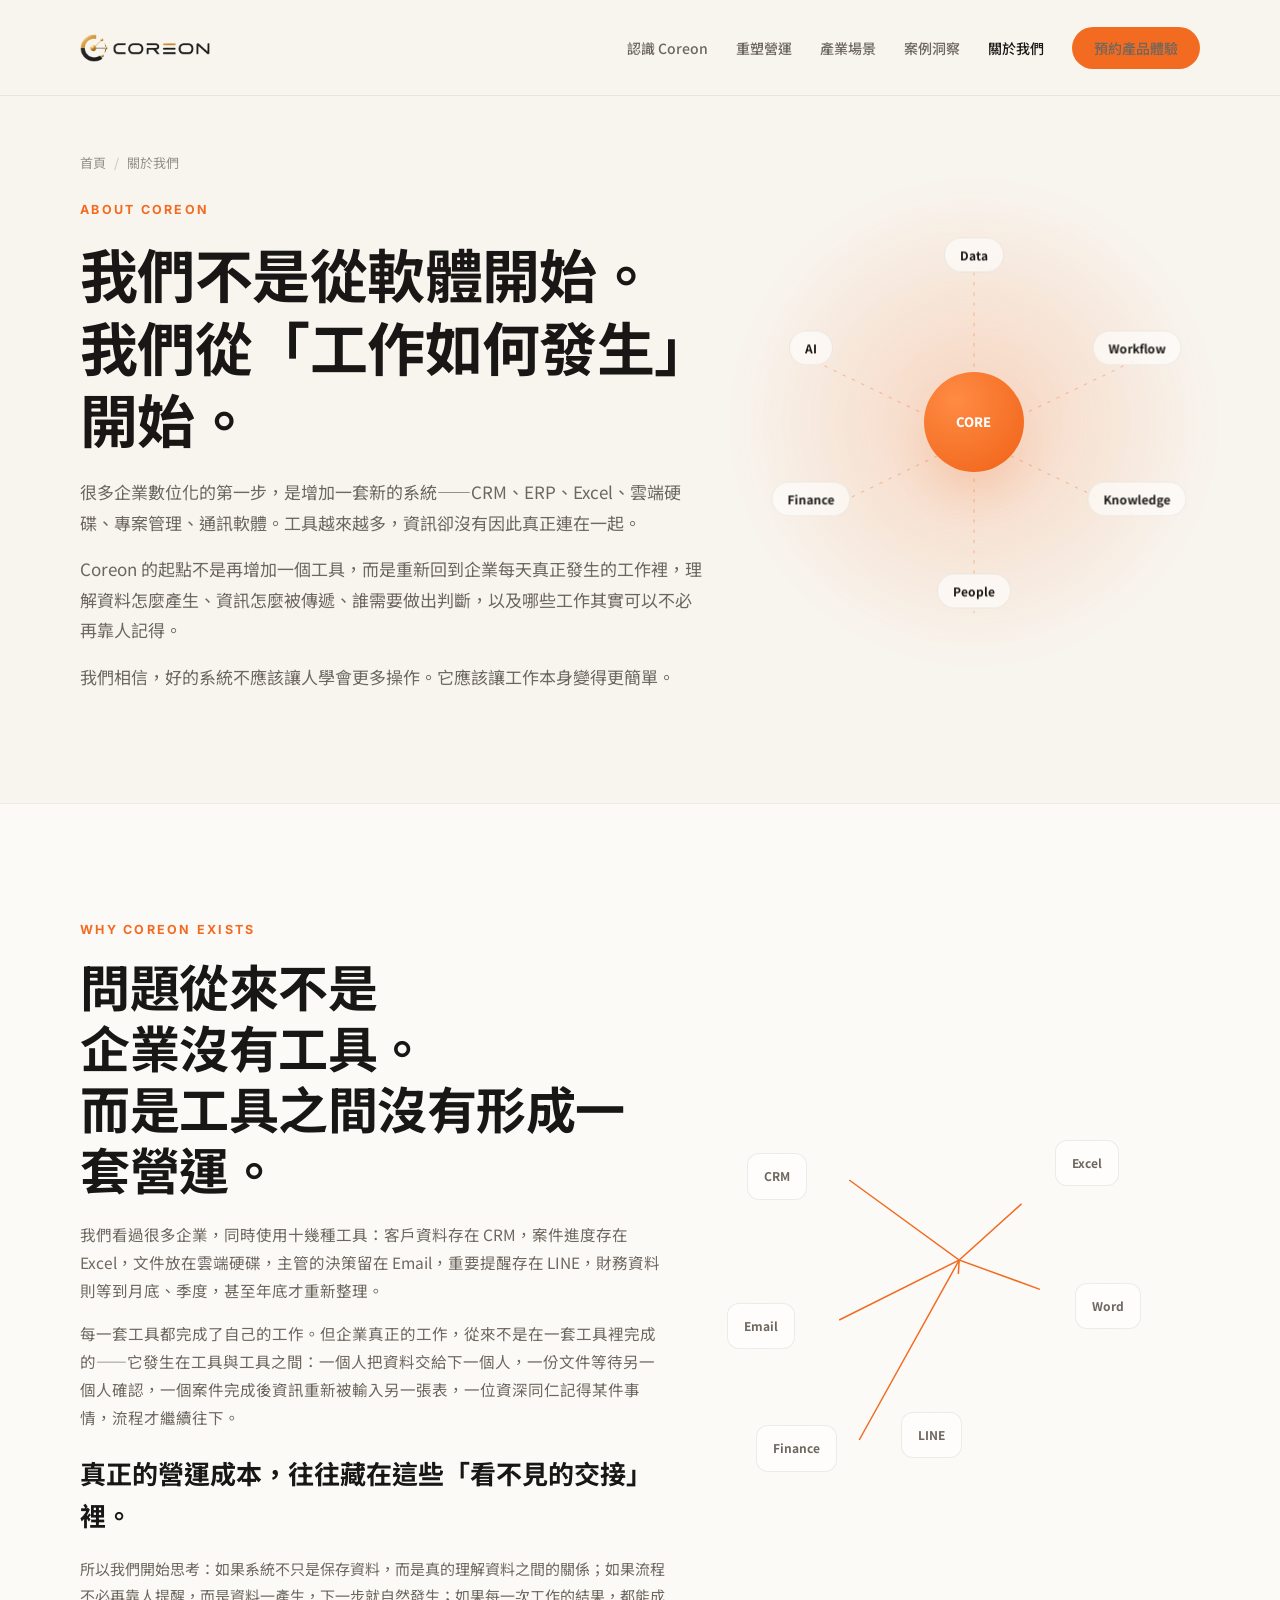
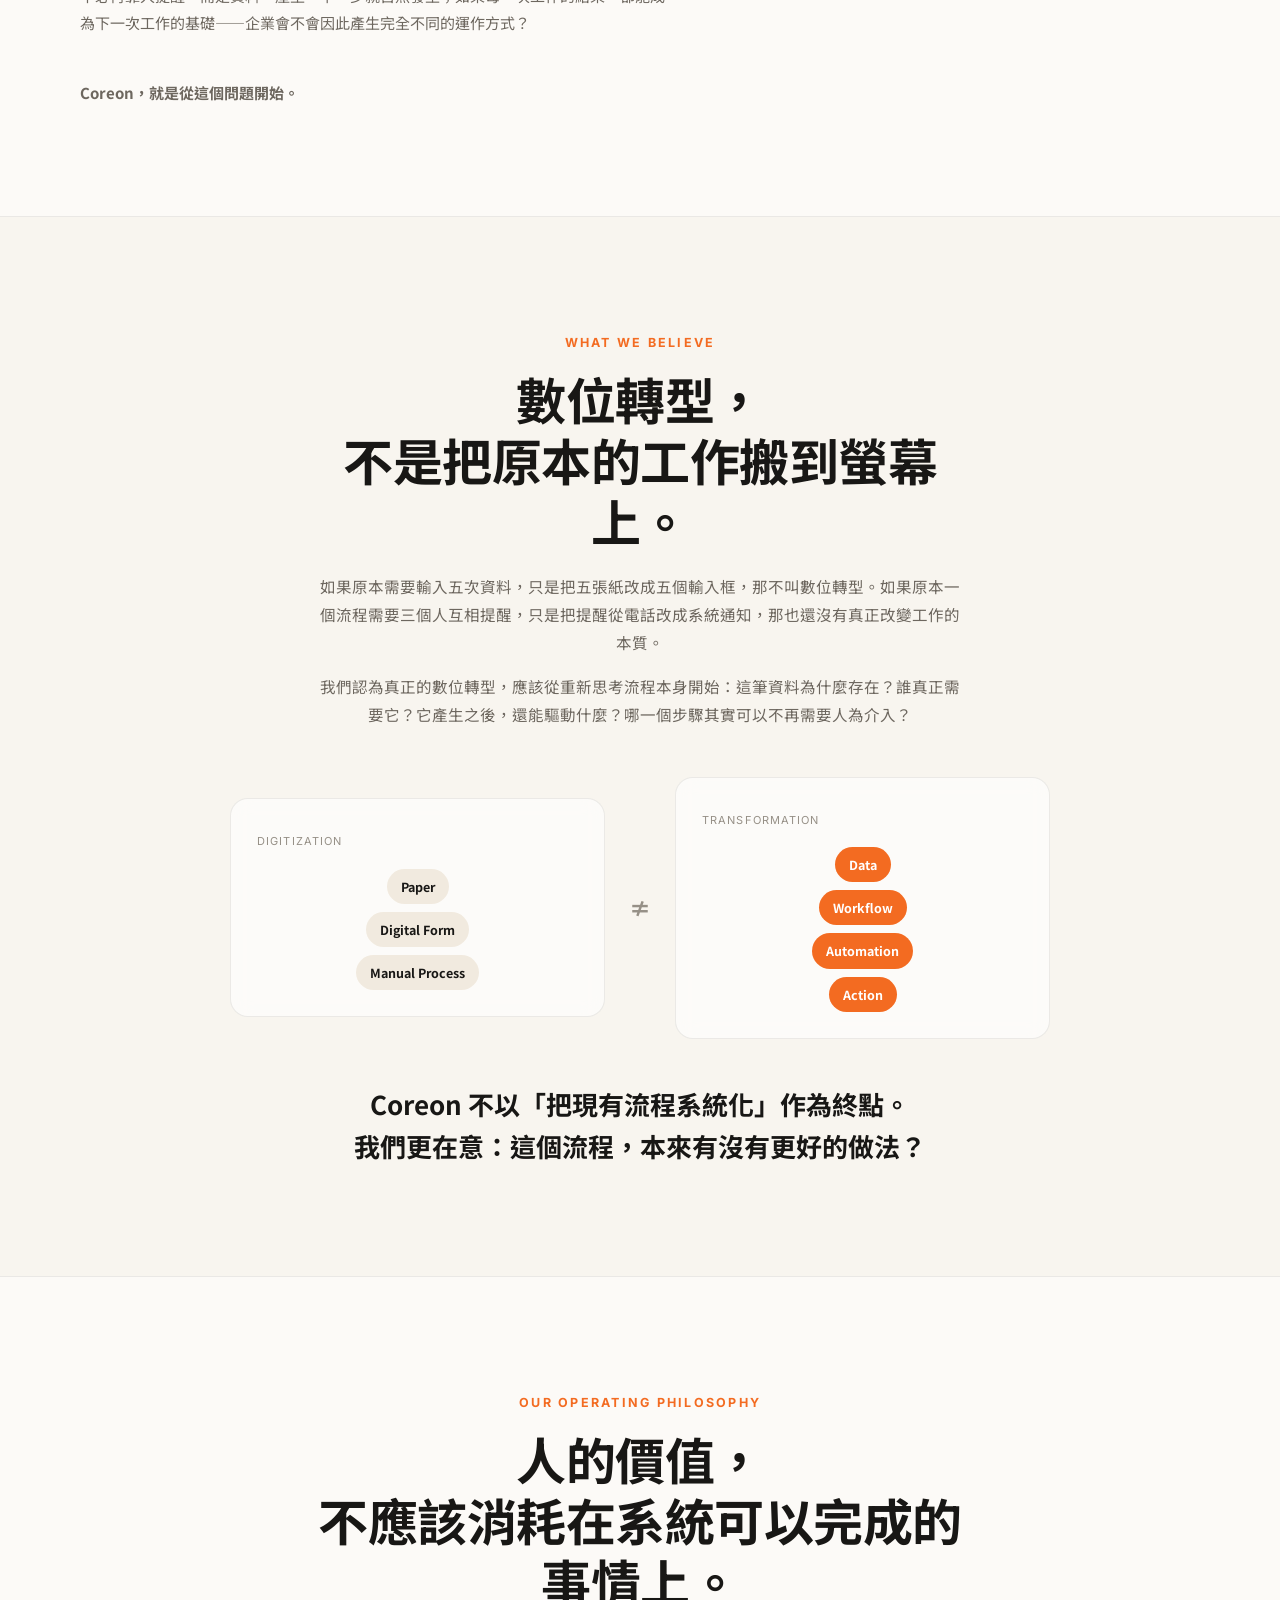
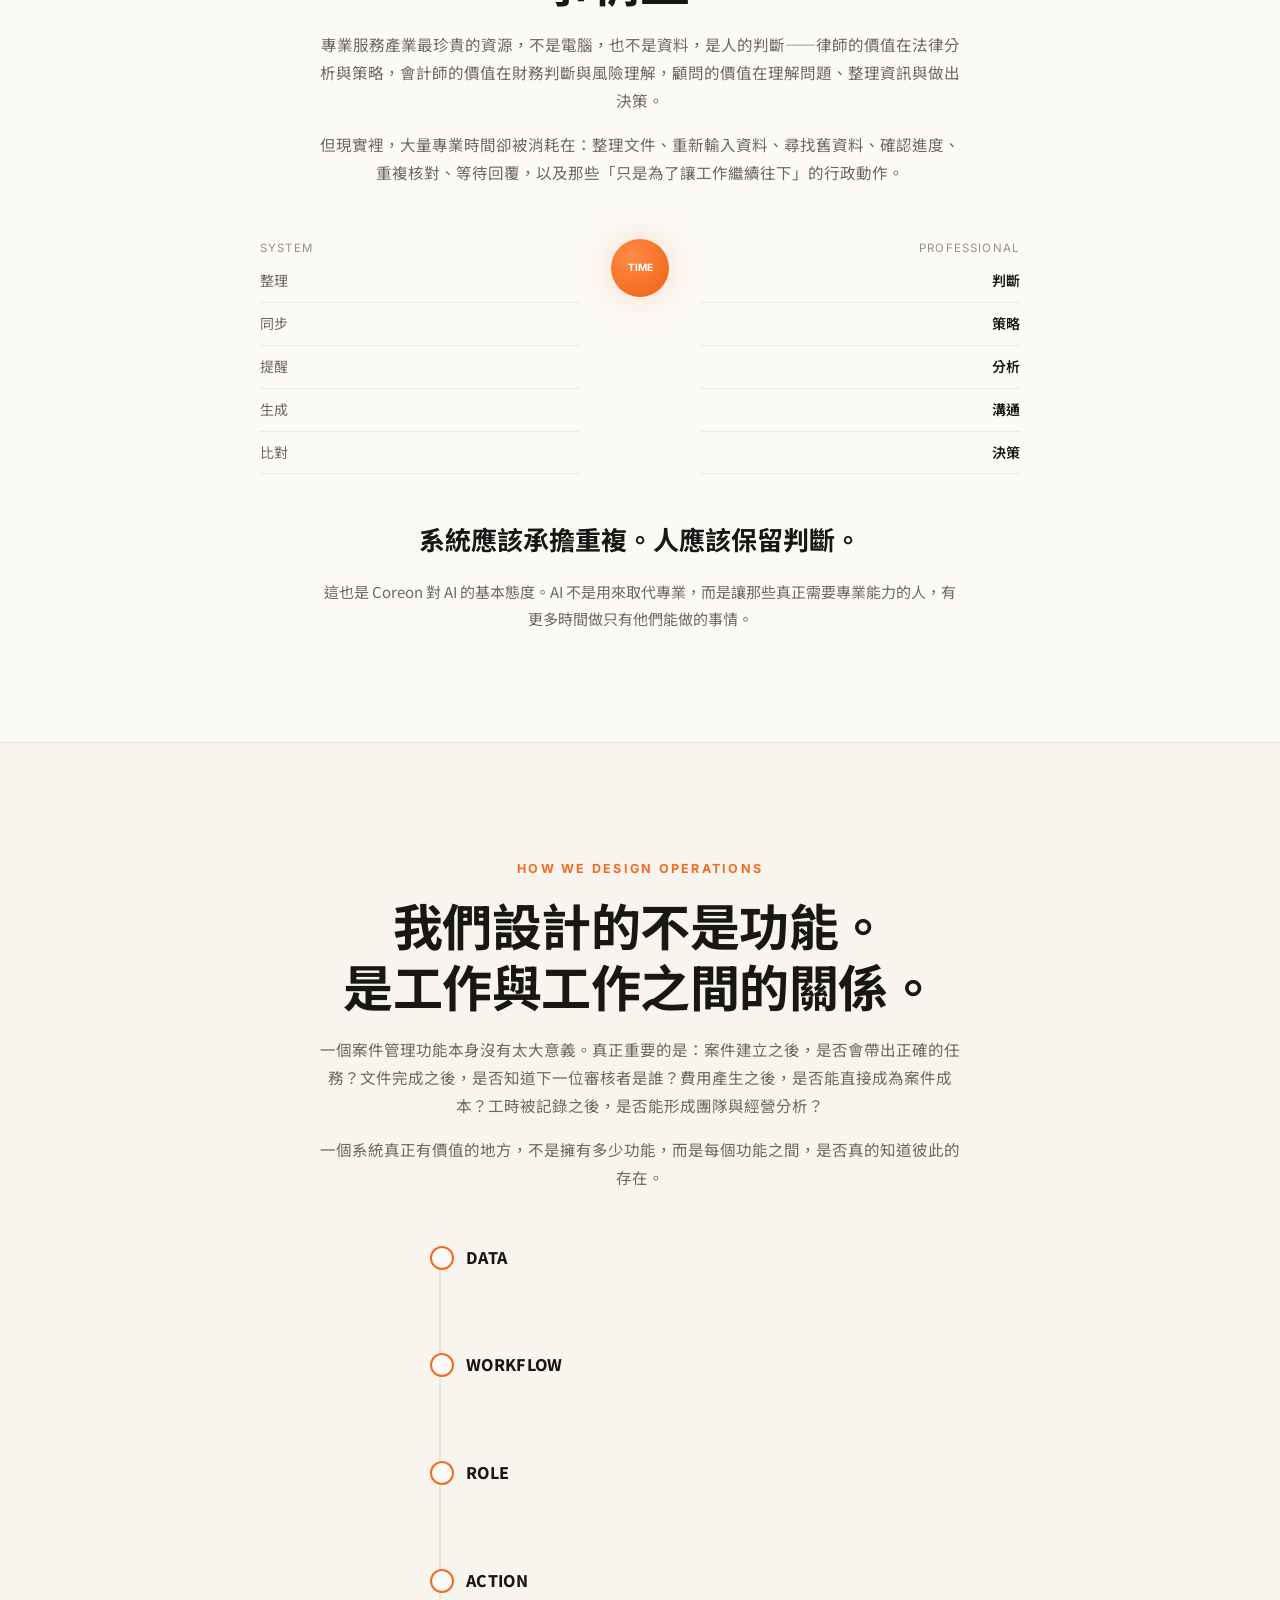
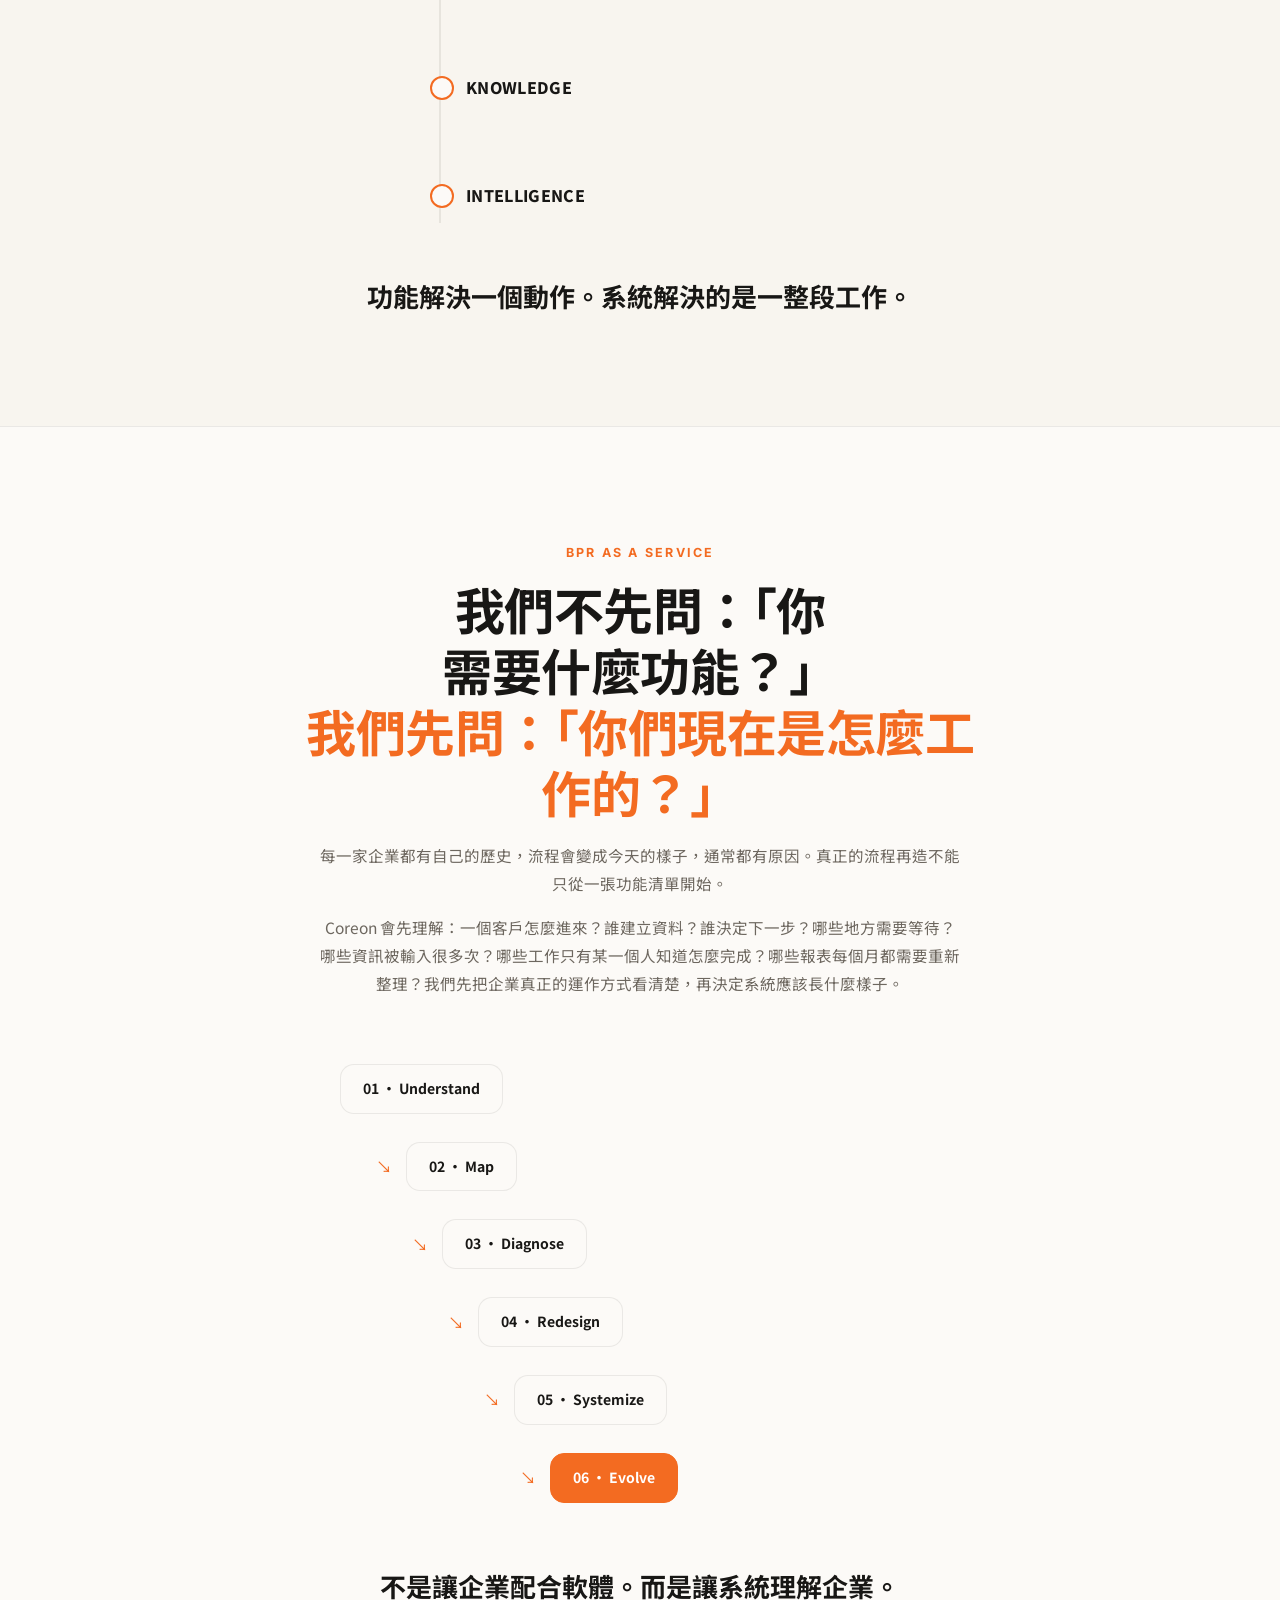
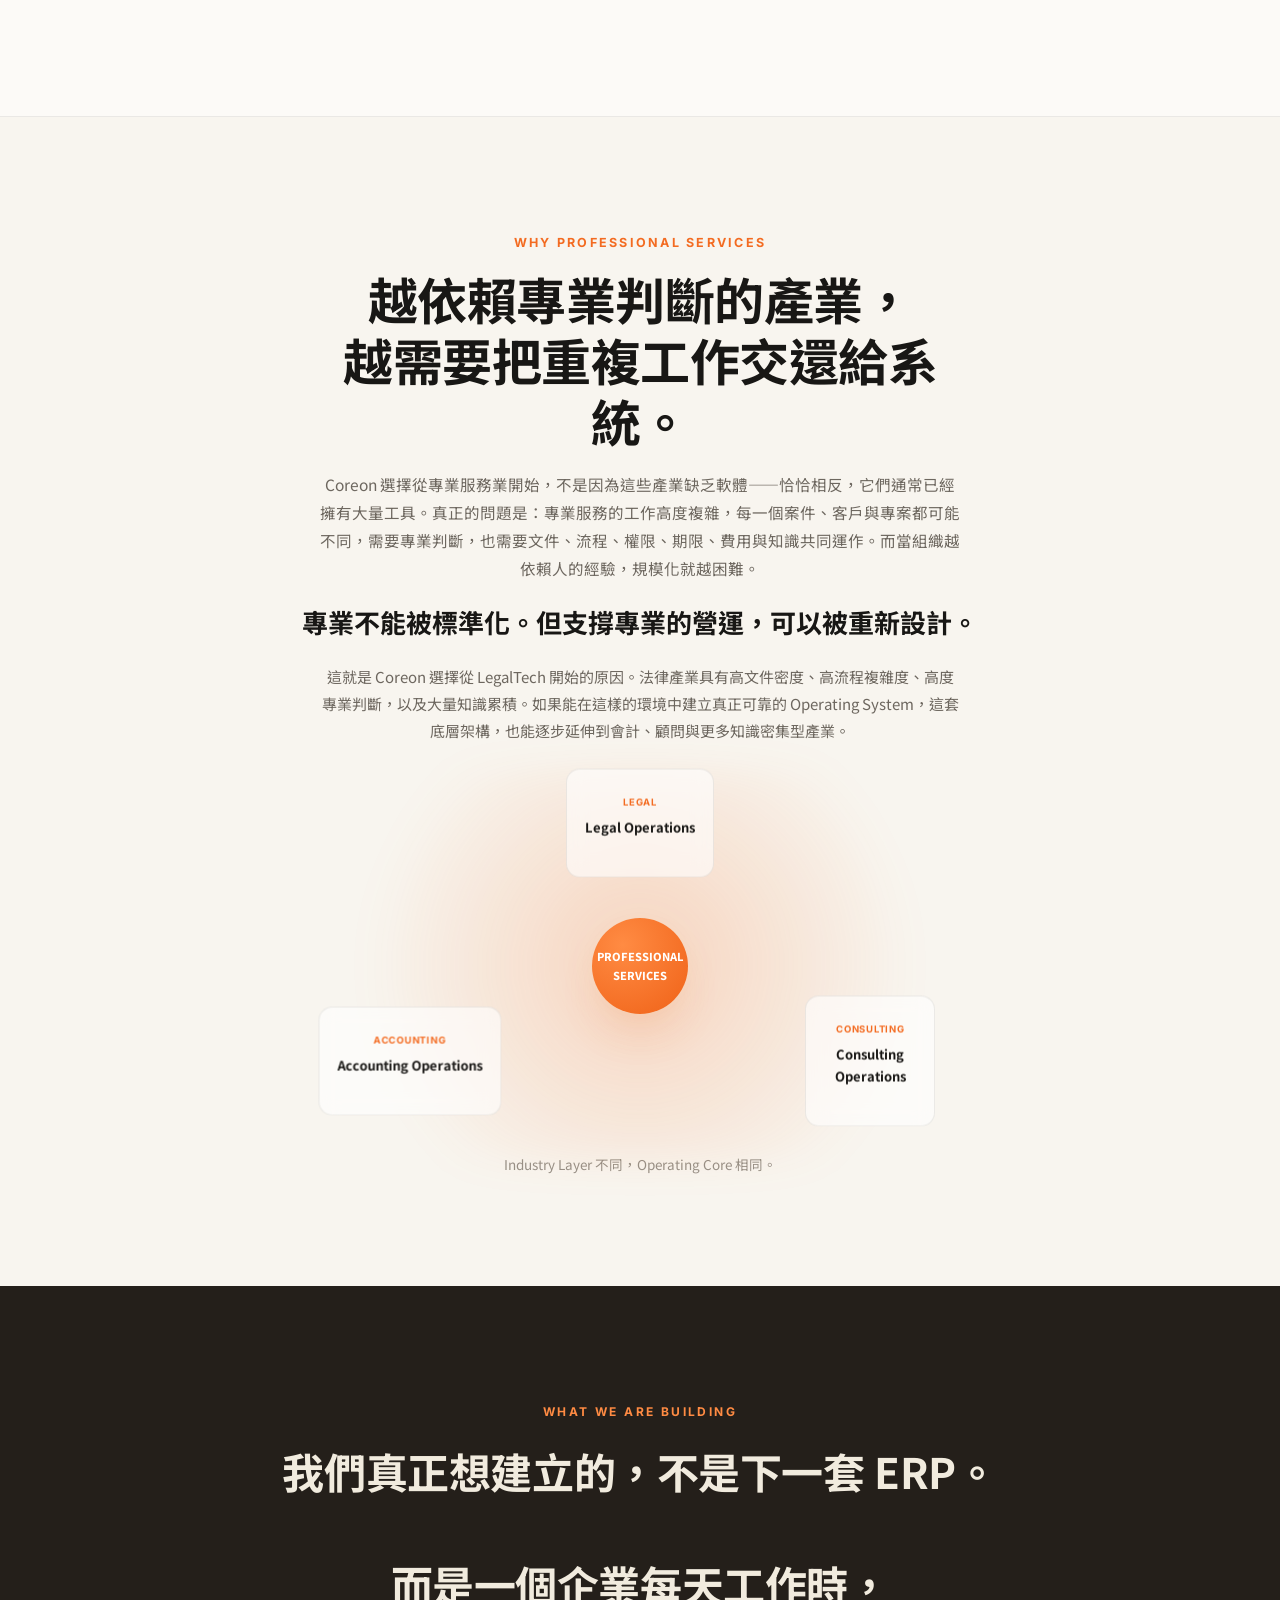
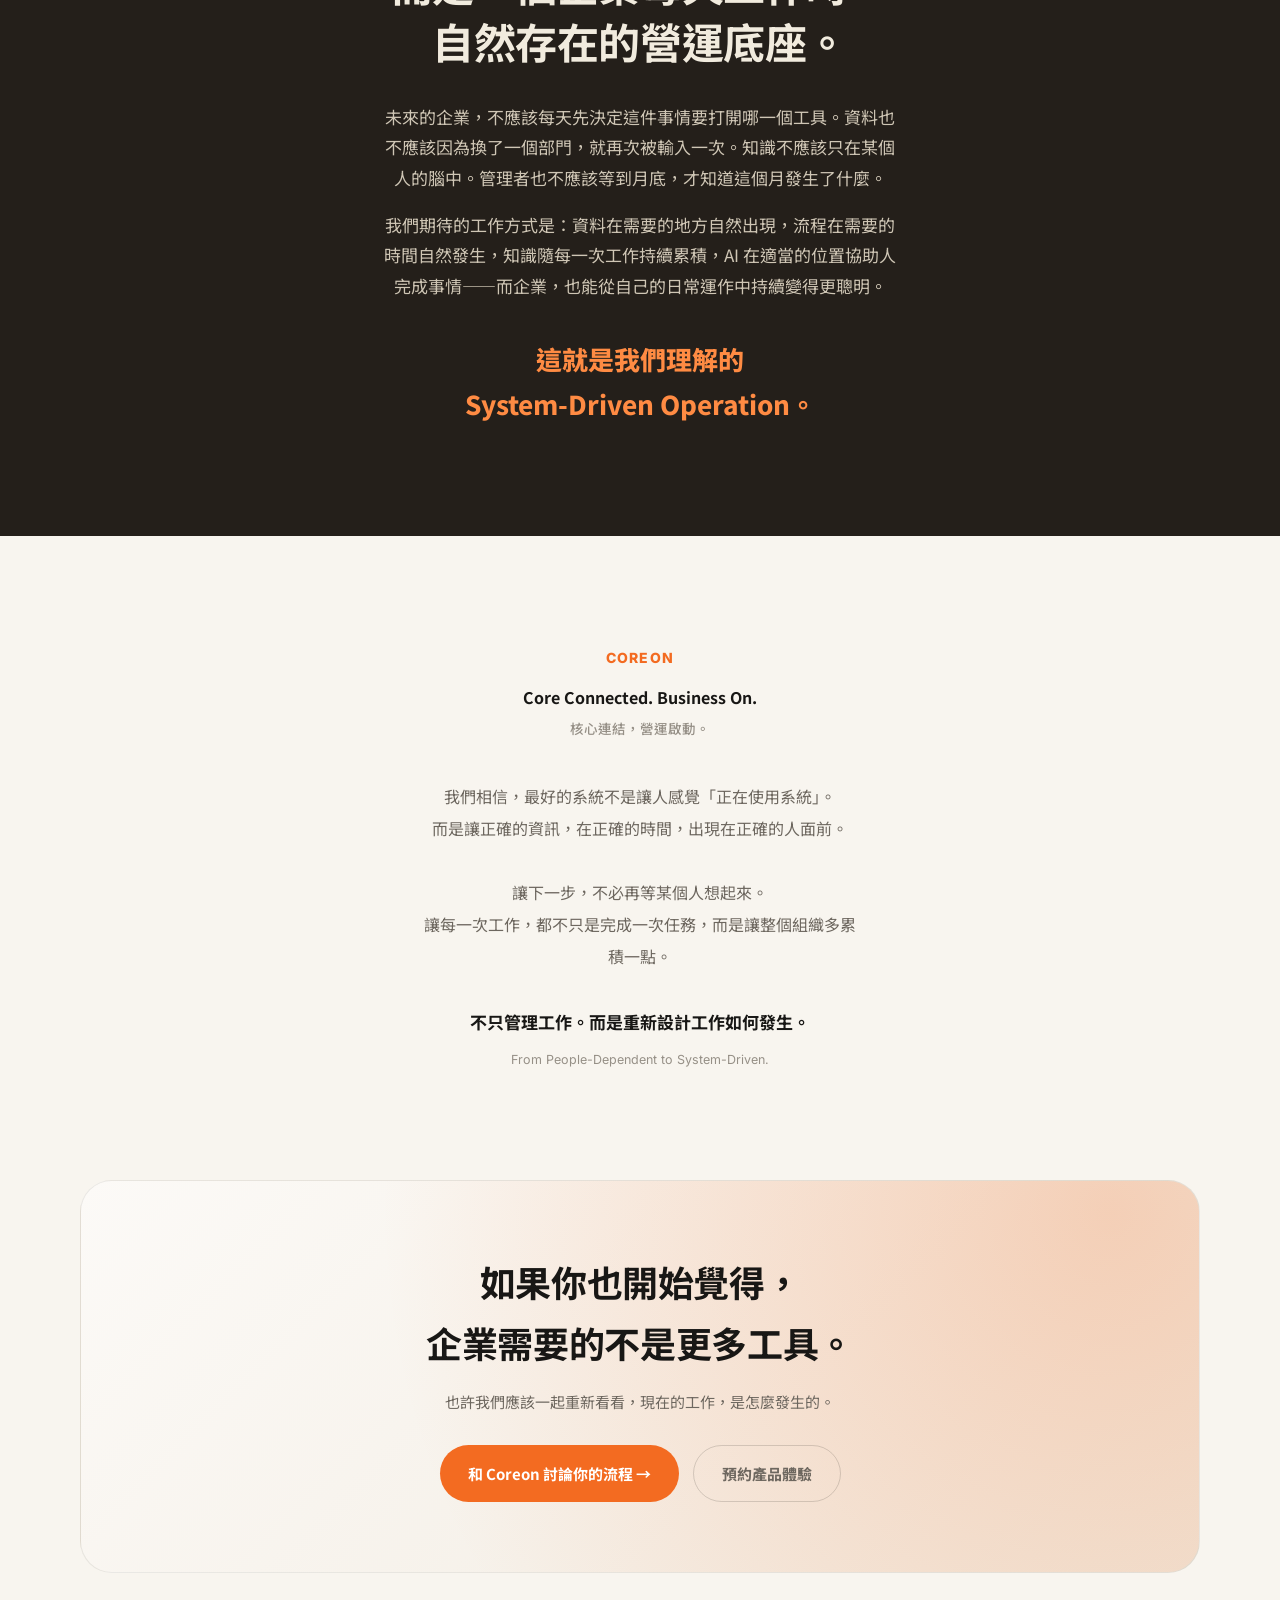
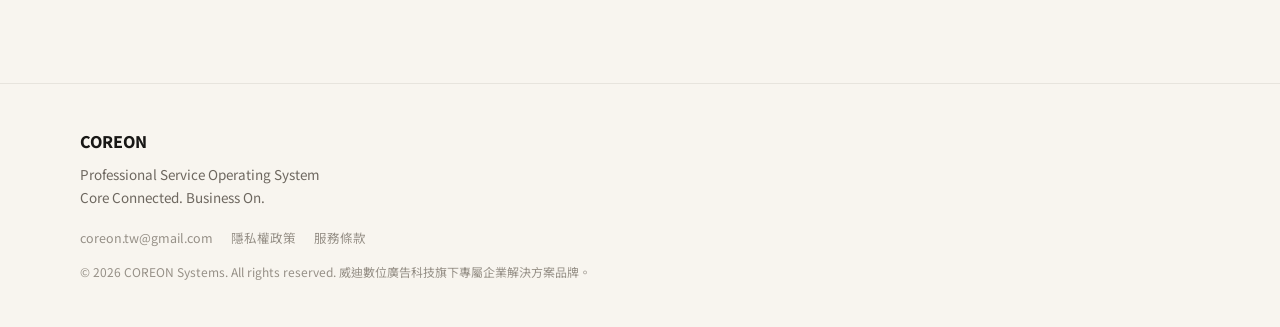
<file: about/index.html>
<!DOCTYPE html>
<html lang="zh-Hant-TW">
<head>
<meta charset="UTF-8">
<meta name="viewport" content="width=device-width, initial-scale=1">

<!-- Google tag (gtag.js) -->
<script async src="https://www.googletagmanager.com/gtag/js?id=G-TXDZ6K7RPB"></script>
<script>
  window.dataLayer = window.dataLayer || [];
  function gtag(){dataLayer.push(arguments);}
  gtag('js', new Date());
  gtag('config', 'G-TXDZ6K7RPB');
</script>

<title>關於我們｜COREON 為什麼重新設計企業如何運作</title>
<meta name="description" content="Coreon 不是從軟體開始，而是從「工作如何發生」開始。為法律、財會、顧問等專業服務業打造的營運作業系統，看懂我們為什麼相信企業需要的是一套真正理解彼此的營運底座。">
<link rel="canonical" href="https://coreon.tw/about/">
<meta property="og:type" content="website">
<meta property="og:site_name" content="COREON">
<meta property="og:title" content="關於我們｜COREON 為什麼重新設計企業如何運作">
<meta property="og:description" content="我們不是從軟體開始。我們從「工作如何發生」開始。">
<meta property="og:url" content="https://coreon.tw/about/">
<meta property="og:locale" content="zh_TW">
<link rel="icon" type="image/x-icon" href="/favicon.ico">
<link rel="icon" type="image/png" sizes="32x32" href="/images/brand/favicon-32x32.png">
<link rel="icon" type="image/png" sizes="16x16" href="/images/brand/favicon-16x16.png">
<link rel="apple-touch-icon" sizes="180x180" href="/images/brand/apple-touch-icon.png">
<link rel="stylesheet" href="/css/coreon-v2.css">
<style>
/* hero brand visual (abstract, not dashboard) */
.orbit-wrap{position:relative;min-height:420px}
.orbit-wrap::before{content:"";position:absolute;inset:-10%;background:radial-gradient(circle at 50% 50%,var(--accent-glow),transparent 65%);filter:blur(20px);z-index:0}
.orbit-center{position:absolute;left:50%;top:50%;transform:translate(-50%,-50%);width:100px;height:100px;border-radius:50%;background:radial-gradient(circle at 32% 28%,var(--accent-2),var(--accent) 78%);display:flex;align-items:center;justify-content:center;color:#fff;font-weight:800;font-size:13px;box-shadow:0 26px 48px -14px var(--accent-glow);z-index:3}
.orbit-node{position:absolute;transform:translate(-50%,-50%);z-index:2}
.orbit-node .chip{padding:8px 15px;border-radius:999px;font-size:12px;font-weight:700}
.orbit-svg{position:absolute;inset:0;z-index:1}

/* fragmented → connected (section 02) */
.frag3{position:relative;min-height:340px}
.frag3-card{position:absolute;padding:12px 16px;border-radius:12px;font-size:12px;font-weight:700;color:var(--ink-soft);transition:opacity .6s}
.frag3-line{position:absolute;stroke:var(--accent);stroke-width:1.5;fill:none;stroke-dasharray:220;stroke-dashoffset:220;transition:stroke-dashoffset 1.2s ease}
.frag3.in .frag3-line{stroke-dashoffset:0}
@media(max-width:600px){.frag3{min-height:280px;transform:scale(.85);transform-origin:top left}}

/* before/after digitization vs transformation */
.ba2{display:grid;grid-template-columns:1fr auto 1fr;gap:24px;align-items:center;margin-top:48px;max-width:820px;margin-left:auto;margin-right:auto}
.ba2-col{padding:26px}
.ba2-col .lbl{font-family:var(--mono);font-size:11px;letter-spacing:.1em;color:var(--ink-muted)}
.ba2-chain{margin-top:16px;display:flex;flex-direction:column;align-items:center;gap:8px}
.ba2-chain span{font-size:12.5px;font-weight:700;padding:7px 14px;border-radius:999px;background:var(--bg-sand)}
.ba2-col.after .ba2-chain span{background:var(--accent);color:#fff}
.ba2-ne{font-size:22px;color:var(--ink-muted);font-weight:800}
@media(max-width:700px){.ba2{grid-template-columns:1fr}.ba2-ne{margin:0 auto;transform:rotate(90deg)}}

/* system/professional split with TIME */
.sp2{display:grid;grid-template-columns:1fr auto 1fr;gap:32px;max-width:760px;margin:52px auto 0}
.sp2-col{display:flex;flex-direction:column;gap:11px}
.sp2-col .h{font-family:var(--mono);font-size:11.5px;letter-spacing:.1em;color:var(--ink-muted)}
.sp2-col ul{list-style:none;margin:0;padding:0;display:flex;flex-direction:column;gap:9px}
.sp2-col li{font-size:14px;color:var(--ink-soft);padding-bottom:9px;border-bottom:1px solid var(--line)}
.sp2-col.pro{text-align:right}
.sp2-col.pro li{color:var(--ink);font-weight:600}
.time-sphere{width:58px;height:58px;border-radius:50%;background:radial-gradient(circle at 35% 30%,var(--accent-2),var(--accent) 75%);display:flex;align-items:center;justify-content:center;color:#fff;font-family:var(--mono);font-size:10px;font-weight:700;box-shadow:0 0 36px var(--accent-glow)}
@media(max-width:640px){.sp2{grid-template-columns:1fr}.sp2-col.pro{text-align:left}.time-sphere{margin:0 auto}}

/* operating spine */
.spine{max-width:420px;margin:52px auto 0;position:relative;padding-left:36px}
.spine::before{content:"";position:absolute;left:9px;top:8px;bottom:8px;width:2px;background:var(--line)}
.spine-item{position:relative;padding-bottom:38px}
.spine-item:last-child{padding-bottom:0}
.spine-item::before{content:"";position:absolute;left:-36px;top:2px;width:20px;height:20px;border-radius:50%;background:var(--bg-white);border:2px solid var(--accent)}
.spine-item h4{font-size:16px;font-weight:800;letter-spacing:.02em}
.spine-item p{margin-top:6px;font-size:13px;color:var(--ink-soft);line-height:1.7;max-width:340px;opacity:0;max-height:0;overflow:hidden;transition:opacity .3s,max-height .3s}
.spine-item:hover p{opacity:1;max-height:100px}

/* BPR cascading line */
.cascade{margin-top:52px;max-width:600px;margin-left:auto;margin-right:auto}
.cascade-item{display:flex;align-items:center;gap:14px;padding:14px 0}
.cascade-item .box{padding:12px 22px;border-radius:14px;background:var(--bg-white);border:1px solid var(--line);font-weight:700;font-size:14px;white-space:nowrap}
.cascade-item .arrow{color:var(--accent);font-size:16px}
.cascade-item:nth-child(1){margin-left:0}
.cascade-item:nth-child(2){margin-left:36px}
.cascade-item:nth-child(3){margin-left:72px}
.cascade-item:nth-child(4){margin-left:108px}
.cascade-item:nth-child(5){margin-left:144px}
.cascade-item:nth-child(6){margin-left:180px}
@media(max-width:640px){.cascade-item:nth-child(n){margin-left:0}}

/* shared core industries */
.shared-core{position:relative;max-width:640px;margin:52px auto 0;min-height:340px}
.shared-core::before{content:"";position:absolute;inset:-8%;background:radial-gradient(circle at 50% 50%,var(--accent-glow),transparent 65%);filter:blur(18px)}
.sc-center{position:absolute;left:50%;top:50%;transform:translate(-50%,-50%);width:96px;height:96px;border-radius:50%;background:radial-gradient(circle at 32% 28%,var(--accent-2),var(--accent) 78%);display:flex;align-items:center;justify-content:center;color:#fff;font-size:11px;font-weight:800;text-align:center;box-shadow:0 24px 46px -14px var(--accent-glow);z-index:2;padding:8px}
.sc-node{position:absolute;transform:translate(-50%,-50%);padding:16px 18px;border-radius:14px;text-align:center;min-width:130px;z-index:1}
.sc-node .k{font-family:var(--mono);font-size:9.5px;letter-spacing:.08em;color:var(--accent);font-weight:700}
.sc-node h5{margin-top:4px;font-size:13px;font-weight:700}

/* dark vision section */
.vision-dark{background:#241F1A;color:#F1EBDE;margin:0 calc(50% - 50vw);padding:110px calc(50vw - 50%)}
.vision-in{max-width:720px;margin:0 auto;text-align:center}
.vision-dark .eyebrow2{font-family:var(--mono);font-size:12px;letter-spacing:.2em;color:var(--accent-2);font-weight:700}
.vision-dark h2{margin-top:20px;font-size:clamp(28px,4vw,42px);font-weight:700;line-height:1.35}
.vision-dark .story{margin:32px auto 0;color:#CFC6B5;max-width:520px}
.vision-dark .vs{margin-top:36px;font-size:clamp(20px,2.6vw,26px);font-weight:800;color:var(--accent-2)}

/* manifesto (light, minimal) */
.manifesto2{text-align:center;max-width:600px;margin:0 auto}
.manifesto2 .brand{font-family:var(--mono);font-weight:800;letter-spacing:.08em;color:var(--accent);font-size:14px}
.manifesto2 .tag{margin-top:14px;font-weight:700;font-size:16px}
.manifesto2 .tag .zh{display:block;margin-top:6px;font-weight:500;font-size:13.5px;color:var(--ink-muted)}
.manifesto2 .body{margin-top:40px;font-size:16px;color:var(--ink-soft);line-height:2;}
.manifesto2 .closing{margin-top:36px;font-size:17px;font-weight:700;line-height:1.7}
.manifesto2 .en{margin-top:12px;font-family:var(--mono);font-size:12.5px;color:var(--ink-muted)}

.cta-about{max-width:1280px;margin:0 auto;border-radius:32px;padding:70px 40px;background:linear-gradient(135deg,var(--bg-white),var(--bg-sand));border:1px solid var(--line);position:relative;overflow:hidden;text-align:center}
.cta-about::before{content:"";position:absolute;inset:-20%;background:radial-gradient(circle at 80% 20%,var(--accent-glow),transparent 55%);z-index:0}
.cta-about>*{position:relative;z-index:1}
</style>
<script type="application/ld+json">
{ "@context":"https://schema.org","@type":"BreadcrumbList","itemListElement":[
  {"@type":"ListItem","position":1,"name":"首頁","item":"https://coreon.tw/"},
  {"@type":"ListItem","position":2,"name":"關於我們","item":"https://coreon.tw/about/"}
]}
</script>
</head>
<body>

<header class="nav">
  <div class="nav-in">
    <a href="/" aria-label="COREON 首頁"><img class="nav-logo" src="/images/brand/coreon-horizontal.webp" alt="COREON"></a>
    <button class="nav-toggle" id="navToggle" aria-expanded="false" aria-controls="navLinks" aria-label="開啟選單"><span></span></button>
    <ul class="nav-links" id="navLinks">
      <li><a href="/understand/">認識 Coreon</a></li>
      <li><a href="/transform/">重塑營運</a></li>
      <li class="nav-dropdown">
        <a href="/industries/">產業場景</a>
        <div class="nav-dropdown-panel">
          <a href="/industries/finance/" class="nav-dd-item">金融服務</a>
          <a href="/industries/#choose" class="nav-dd-item">法律服務</a>
          <a href="/industries/accounting/" class="nav-dd-item">財會稅務</a>
          <a href="/industries/#choose" class="nav-dd-item">顧問服務</a>
          <div class="nav-dd-divider"></div>
          <a href="/industries/#more" class="nav-dd-item soon">建築設計<span class="nav-dd-tag">規劃中</span></a>
          <a href="/industries/#more" class="nav-dd-item soon">醫療健康<span class="nav-dd-tag">規劃中</span></a>
          <a href="/industries/#more" class="nav-dd-item soon">其他專業服務<span class="nav-dd-tag">規劃中</span></a>
          <div class="nav-dd-divider"></div>
          <a href="/industries/" class="nav-dd-item nav-dd-all">產業場景總覽 →</a>
        </div>
      </li>
      <li><a href="/insights/">案例洞察</a></li>
      <li><a href="/about/" aria-current="page">關於我們</a></li>
      <li><a href="https://lin.ee/829kkoG" target="_blank" rel="noopener" class="nav-cta">預約產品體驗</a></li>
    </ul>
  </div>
</header>

<main>

  <!-- 01 HERO -->
  <section style="padding-top:56px;">
    <div class="wrap" style="display:grid;grid-template-columns:1fr .72fr;gap:40px;align-items:center;">
      <div class="reveal">
        <ol class="breadcrumb"><li><a href="/">首頁</a></li><li>關於我們</li></ol>
        <span class="eyebrow">ABOUT COREON</span>
        <h1 style="margin-top:16px;font-size:clamp(34px,4.8vw,58px);line-height:1.25;">我們不是從軟體開始。<br>我們從「工作如何發生」開始。</h1>
        <div class="story" style="margin-top:22px;">
          <p>很多企業數位化的第一步，是增加一套新的系統——CRM、ERP、Excel、雲端硬碟、專案管理、通訊軟體。工具越來越多，資訊卻沒有因此真正連在一起。</p>
          <p>Coreon 的起點不是再增加一個工具，而是重新回到企業每天真正發生的工作裡，理解資料怎麼產生、資訊怎麼被傳遞、誰需要做出判斷，以及哪些工作其實可以不必再靠人記得。</p>
          <p>我們相信，好的系統不應該讓人學會更多操作。它應該讓工作本身變得更簡單。</p>
        </div>
      </div>
      <div class="orbit-wrap reveal" aria-hidden="true">
        <div class="orbit-center">CORE</div>
        <svg class="orbit-svg" viewBox="0 0 400 400" preserveAspectRatio="xMidYMid meet">
          <g stroke="var(--accent)" stroke-width="1" stroke-dasharray="3 6" opacity="0.35">
            <line x1="200" y1="200" x2="200" y2="45"/>
            <line x1="200" y1="200" x2="345" y2="130"/>
            <line x1="200" y1="200" x2="345" y2="270"/>
            <line x1="200" y1="200" x2="200" y2="355"/>
            <line x1="200" y1="200" x2="55" y2="270"/>
            <line x1="200" y1="200" x2="55" y2="130"/>
          </g>
        </svg>
        <div class="orbit-node" style="left:50%;top:10%;"><span class="chip glass">Data</span></div>
        <div class="orbit-node" style="left:86%;top:32%;"><span class="chip glass">Workflow</span></div>
        <div class="orbit-node" style="left:86%;top:68%;"><span class="chip glass">Knowledge</span></div>
        <div class="orbit-node" style="left:50%;top:90%;"><span class="chip glass">People</span></div>
        <div class="orbit-node" style="left:14%;top:68%;"><span class="chip glass">Finance</span></div>
        <div class="orbit-node" style="left:14%;top:32%;"><span class="chip glass">AI</span></div>
      </div>
    </div>
  </section>

  <!-- 02 WHY WE STARTED -->
  <section style="background:var(--bg-white);border-top:1px solid var(--line);border-bottom:1px solid var(--line);">
    <div class="wrap" style="display:grid;grid-template-columns:1.1fr .9fr;gap:48px;align-items:center;">
      <div class="reveal">
        <span class="eyebrow">WHY COREON EXISTS</span>
        <div class="h2-block" style="margin-top:14px;"><h2>問題從來不是企業沒有工具。<br>而是工具之間沒有形成一套營運。</h2></div>
        <div class="story" style="margin-top:22px;font-size:15.5px;">
          <p>我們看過很多企業，同時使用十幾種工具：客戶資料存在 CRM，案件進度存在 Excel，文件放在雲端硬碟，主管的決策留在 Email，重要提醒存在 LINE，財務資料則等到月底、季度，甚至年底才重新整理。</p>
          <p>每一套工具都完成了自己的工作。但企業真正的工作，從來不是在一套工具裡完成的——它發生在工具與工具之間：一個人把資料交給下一個人，一份文件等待另一個人確認，一個案件完成後資訊重新被輸入另一張表，一位資深同仁記得某件事情，流程才繼續往下。</p>
        </div>
        <p class="big-statement" style="margin-top:20px;">真正的營運成本，往往藏在這些「看不見的交接」裡。</p>
        <p class="story" style="margin-top:20px;font-size:15px;">所以我們開始思考：如果系統不只是保存資料，而是真的理解資料之間的關係；如果流程不必再靠人提醒，而是資料一產生，下一步就自然發生；如果每一次工作的結果，都能成為下一次工作的基礎——企業會不會因此產生完全不同的運作方式？<br><br><b>Coreon，就是從這個問題開始。</b></p>
      </div>
      <div class="frag3 reveal" aria-hidden="true">
        <svg class="frag3-svg" viewBox="0 0 320 340" style="position:absolute;inset:0;width:100%;height:100%;">
          <path class="frag3-line" d="M50,40 L160,120 L260,30"/>
          <path class="frag3-line" d="M40,180 L160,120 L270,160"/>
          <path class="frag3-line" d="M60,300 L160,120 L150,280"/>
        </svg>
        <span class="frag3-card glass" style="left:6%;top:4%;">CRM</span>
        <span class="frag3-card glass" style="left:70%;top:0%;">Excel</span>
        <span class="frag3-card glass" style="left:2%;top:48%;">Email</span>
        <span class="frag3-card glass" style="left:74%;top:42%;">Word</span>
        <span class="frag3-card glass" style="left:38%;top:80%;">LINE</span>
        <span class="frag3-card glass" style="left:8%;top:84%;">Finance</span>
      </div>
    </div>
  </section>

  <!-- 03 WHAT WE BELIEVE -->
  <section>
    <div class="wrap">
      <div class="h2-block center reveal">
        <span class="eyebrow">WHAT WE BELIEVE</span>
        <h2 style="margin-top:14px;">數位轉型，<br>不是把原本的工作搬到螢幕上。</h2>
      </div>
      <div class="story center reveal" style="margin-top:22px;font-size:15.5px;">
        <p>如果原本需要輸入五次資料，只是把五張紙改成五個輸入框，那不叫數位轉型。如果原本一個流程需要三個人互相提醒，只是把提醒從電話改成系統通知，那也還沒有真正改變工作的本質。</p>
        <p>我們認為真正的數位轉型，應該從重新思考流程本身開始：這筆資料為什麼存在？誰真正需要它？它產生之後，還能驅動什麼？哪一個步驟其實可以不再需要人為介入？</p>
      </div>
      <div class="ba2 reveal">
        <div class="ba2-col glass"><span class="lbl">DIGITIZATION</span><div class="ba2-chain"><span>Paper</span><span>Digital Form</span><span>Manual Process</span></div></div>
        <div class="ba2-ne">≠</div>
        <div class="ba2-col glass after"><span class="lbl">TRANSFORMATION</span><div class="ba2-chain"><span>Data</span><span>Workflow</span><span>Automation</span><span>Action</span></div></div>
      </div>
      <p class="big-statement center reveal" style="margin-top:44px;">Coreon 不以「把現有流程系統化」作為終點。<br>我們更在意：這個流程，本來有沒有更好的做法？</p>
    </div>
  </section>

  <!-- 04 OUR PHILOSOPHY -->
  <section style="background:var(--bg-white);border-top:1px solid var(--line);border-bottom:1px solid var(--line);">
    <div class="wrap">
      <div class="h2-block center reveal">
        <span class="eyebrow">OUR OPERATING PHILOSOPHY</span>
        <h2 style="margin-top:14px;">人的價值，<br>不應該消耗在系統可以完成的事情上。</h2>
      </div>
      <div class="story center reveal" style="margin-top:20px;font-size:15.5px;">
        <p>專業服務產業最珍貴的資源，不是電腦，也不是資料，是人的判斷——律師的價值在法律分析與策略，會計師的價值在財務判斷與風險理解，顧問的價值在理解問題、整理資訊與做出決策。</p>
        <p>但現實裡，大量專業時間卻被消耗在：整理文件、重新輸入資料、尋找舊資料、確認進度、重複核對、等待回覆，以及那些「只是為了讓工作繼續往下」的行政動作。</p>
      </div>
      <div class="sp2 reveal">
        <div class="sp2-col"><div class="h">SYSTEM</div><ul><li>整理</li><li>同步</li><li>提醒</li><li>生成</li><li>比對</li></ul></div>
        <div class="time-sphere" aria-hidden="true">TIME</div>
        <div class="sp2-col pro"><div class="h">PROFESSIONAL</div><ul><li>判斷</li><li>策略</li><li>分析</li><li>溝通</li><li>決策</li></ul></div>
      </div>
      <p class="big-statement center reveal" style="margin-top:44px;">系統應該承擔重複。人應該保留判斷。</p>
      <p class="story center reveal" style="margin-top:18px;font-size:15px;">這也是 Coreon 對 AI 的基本態度。AI 不是用來取代專業，而是讓那些真正需要專業能力的人，有更多時間做只有他們能做的事情。</p>
    </div>
  </section>

  <!-- 05 HOW WE THINK -->
  <section>
    <div class="wrap">
      <div class="h2-block center reveal">
        <span class="eyebrow">HOW WE DESIGN OPERATIONS</span>
        <h2 style="margin-top:14px;">我們設計的不是功能。<br>是工作與工作之間的關係。</h2>
      </div>
      <div class="story center reveal" style="margin-top:20px;font-size:15.5px;">
        <p>一個案件管理功能本身沒有太大意義。真正重要的是：案件建立之後，是否會帶出正確的任務？文件完成之後，是否知道下一位審核者是誰？費用產生之後，是否能直接成為案件成本？工時被記錄之後，是否能形成團隊與經營分析？</p>
        <p>一個系統真正有價值的地方，不是擁有多少功能，而是每個功能之間，是否真的知道彼此的存在。</p>
      </div>
      <div class="spine reveal">
        <div class="spine-item"><h4>DATA</h4><p>企業發生的資訊。</p></div>
        <div class="spine-item"><h4>WORKFLOW</h4><p>資訊接下來應該去哪裡。</p></div>
        <div class="spine-item"><h4>ROLE</h4><p>誰應該參與。</p></div>
        <div class="spine-item"><h4>ACTION</h4><p>下一件事情自動發生。</p></div>
        <div class="spine-item"><h4>KNOWLEDGE</h4><p>每一次工作持續累積。</p></div>
        <div class="spine-item"><h4>INTELLIGENCE</h4><p>企業開始從日常營運中理解自己。</p></div>
      </div>
      <p class="big-statement center reveal" style="margin-top:44px;">功能解決一個動作。系統解決的是一整段工作。</p>
    </div>
  </section>

  <!-- 06 BPR AS A SERVICE -->
  <section style="background:var(--bg-white);border-top:1px solid var(--line);border-bottom:1px solid var(--line);">
    <div class="wrap">
      <div class="h2-block center reveal">
        <span class="eyebrow">BPR AS A SERVICE</span>
        <h2 style="margin-top:14px;">我們不先問：「你需要什麼功能？」<br><span style="color:var(--accent);">我們先問：「你們現在是怎麼工作的？」</span></h2>
      </div>
      <div class="story center reveal" style="margin-top:20px;font-size:15.5px;">
        <p>每一家企業都有自己的歷史，流程會變成今天的樣子，通常都有原因。真正的流程再造不能只從一張功能清單開始。</p>
        <p>Coreon 會先理解：一個客戶怎麼進來？誰建立資料？誰決定下一步？哪些地方需要等待？哪些資訊被輸入很多次？哪些工作只有某一個人知道怎麼完成？哪些報表每個月都需要重新整理？我們先把企業真正的運作方式看清楚，再決定系統應該長什麼樣子。</p>
      </div>
      <div class="cascade reveal">
        <div class="cascade-item"><span class="box">01 · Understand</span></div>
        <div class="cascade-item"><span class="arrow">↘</span><span class="box">02 · Map</span></div>
        <div class="cascade-item"><span class="arrow">↘</span><span class="box">03 · Diagnose</span></div>
        <div class="cascade-item"><span class="arrow">↘</span><span class="box">04 · Redesign</span></div>
        <div class="cascade-item"><span class="arrow">↘</span><span class="box">05 · Systemize</span></div>
        <div class="cascade-item"><span class="arrow">↘</span><span class="box" style="background:var(--accent);color:#fff;border-color:var(--accent);">06 · Evolve</span></div>
      </div>
      <p class="big-statement center reveal" style="margin-top:48px;">不是讓企業配合軟體。而是讓系統理解企業。</p>
    </div>
  </section>

  <!-- 07 WHY PROFESSIONAL SERVICES -->
  <section>
    <div class="wrap">
      <div class="h2-block center reveal">
        <span class="eyebrow">WHY PROFESSIONAL SERVICES</span>
        <h2 style="margin-top:14px;">越依賴專業判斷的產業，<br>越需要把重複工作交還給系統。</h2>
      </div>
      <div class="story center reveal" style="margin-top:20px;font-size:15.5px;">
        <p>Coreon 選擇從專業服務業開始，不是因為這些產業缺乏軟體——恰恰相反，它們通常已經擁有大量工具。真正的問題是：專業服務的工作高度複雜，每一個案件、客戶與專案都可能不同，需要專業判斷，也需要文件、流程、權限、期限、費用與知識共同運作。而當組織越依賴人的經驗，規模化就越困難。</p>
      </div>
      <p class="big-statement center reveal" style="margin-top:18px;">專業不能被標準化。但支撐專業的營運，可以被重新設計。</p>
      <div class="story center reveal" style="margin-top:20px;font-size:15px;">
        <p>這就是 Coreon 選擇從 LegalTech 開始的原因。法律產業具有高文件密度、高流程複雜度、高度專業判斷，以及大量知識累積。如果能在這樣的環境中建立真正可靠的 Operating System，這套底層架構，也能逐步延伸到會計、顧問與更多知識密集型產業。</p>
      </div>
      <div class="shared-core reveal">
        <div class="sc-center">PROFESSIONAL<br>SERVICES</div>
        <div class="sc-node glass" style="left:50%;top:8%;"><span class="k">LEGAL</span><h5>Legal Operations</h5></div>
        <div class="sc-node glass" style="left:14%;top:78%;"><span class="k">ACCOUNTING</span><h5>Accounting Operations</h5></div>
        <div class="sc-node glass" style="left:86%;top:78%;"><span class="k">CONSULTING</span><h5>Consulting Operations</h5></div>
      </div>
      <p class="story center reveal" style="margin-top:16px;font-size:13.5px;color:var(--ink-muted);">Industry Layer 不同，Operating Core 相同。</p>
    </div>
  </section>

  <!-- 08 WHAT WE ARE BUILDING -->
  <section class="reveal vision-dark">
    <div class="vision-in">
      <span class="eyebrow2">WHAT WE ARE BUILDING</span>
      <h2>我們真正想建立的，不是下一套 ERP。<br><br>而是一個企業每天工作時，<br>自然存在的營運底座。</h2>
      <div class="story">
        <p>未來的企業，不應該每天先決定這件事情要打開哪一個工具。資料也不應該因為換了一個部門，就再次被輸入一次。知識不應該只在某個人的腦中。管理者也不應該等到月底，才知道這個月發生了什麼。</p>
        <p>我們期待的工作方式是：資料在需要的地方自然出現，流程在需要的時間自然發生，知識隨每一次工作持續累積，AI 在適當的位置協助人完成事情——而企業，也能從自己的日常運作中持續變得更聰明。</p>
      </div>
      <div class="vs">這就是我們理解的<br>System-Driven Operation。</div>
    </div>
  </section>

  <!-- 09 MANIFESTO -->
  <section>
    <div class="wrap manifesto2 reveal">
      <div class="brand">COREON</div>
      <div class="tag">Core Connected. Business On.<span class="zh">核心連結，營運啟動。</span></div>
      <div class="body">
        我們相信，最好的系統不是讓人感覺「正在使用系統」。<br>
        而是讓正確的資訊，在正確的時間，出現在正確的人面前。<br><br>
        讓下一步，不必再等某個人想起來。<br>
        讓每一次工作，都不只是完成一次任務，而是讓整個組織多累積一點。
      </div>
      <div class="closing">不只管理工作。而是重新設計工作如何發生。</div>
      <div class="en">From People-Dependent to System-Driven.</div>
    </div>
  </section>

  <!-- 10 CTA -->
  <section style="padding-top:0;">
    <div class="wrap">
      <div class="cta-about reveal">
        <h2 style="font-size:clamp(24px,3.4vw,36px);">如果你也開始覺得，<br>企業需要的不是更多工具。</h2>
        <p style="margin-top:16px;color:var(--ink-soft);font-size:15px;">也許我們應該一起重新看看，現在的工作，是怎麼發生的。</p>
        <div class="btns" style="margin-top:30px;display:flex;gap:14px;justify-content:center;flex-wrap:wrap;">
          <a href="https://lin.ee/829kkoG" target="_blank" rel="noopener" class="btn btn-primary">和 Coreon 討論你的流程 →</a>
          <a href="https://lin.ee/829kkoG" target="_blank" rel="noopener" class="btn btn-ghost">預約產品體驗</a>
        </div>
      </div>
    </div>
  </section>

</main>

<footer>
  <div class="wrap">
    <div class="foot-brand">COREON</div>
    <p class="foot-tag">Professional Service Operating System<br>Core Connected. Business On.</p>
    <ul class="foot-legal">
      <li><a href="mailto:coreon.tw@gmail.com">coreon.tw@gmail.com</a></li>
      <li><a href="/privacy-policy">隱私權政策</a></li>
      <li><a href="/terms">服務條款</a></li>
    </ul>
    <p class="foot-copy">© 2026 COREON Systems. All rights reserved. 威迪數位廣告科技旗下專屬企業解決方案品牌。</p>
  </div>
</footer>

<script>
(function(){
  var toggle = document.getElementById('navToggle');
  var links = document.getElementById('navLinks');
  if (toggle) toggle.addEventListener('click', function(){
    var open = links.classList.toggle('is-open');
    toggle.setAttribute('aria-expanded', open ? 'true' : 'false');
  });
  var els = document.querySelectorAll('.reveal');
  if (!('IntersectionObserver' in window) || matchMedia('(prefers-reduced-motion:reduce)').matches){
    els.forEach(function(e){e.classList.add('in');}); return;
  }
  var io = new IntersectionObserver(function(entries){
    entries.forEach(function(en){ if(en.isIntersecting){ en.target.classList.add('in'); io.unobserve(en.target); } });
  }, {threshold:.1, rootMargin:'0px 0px -8% 0px'});
  els.forEach(function(e){ io.observe(e); });
})();
</script>
</body>
</html>
</file>
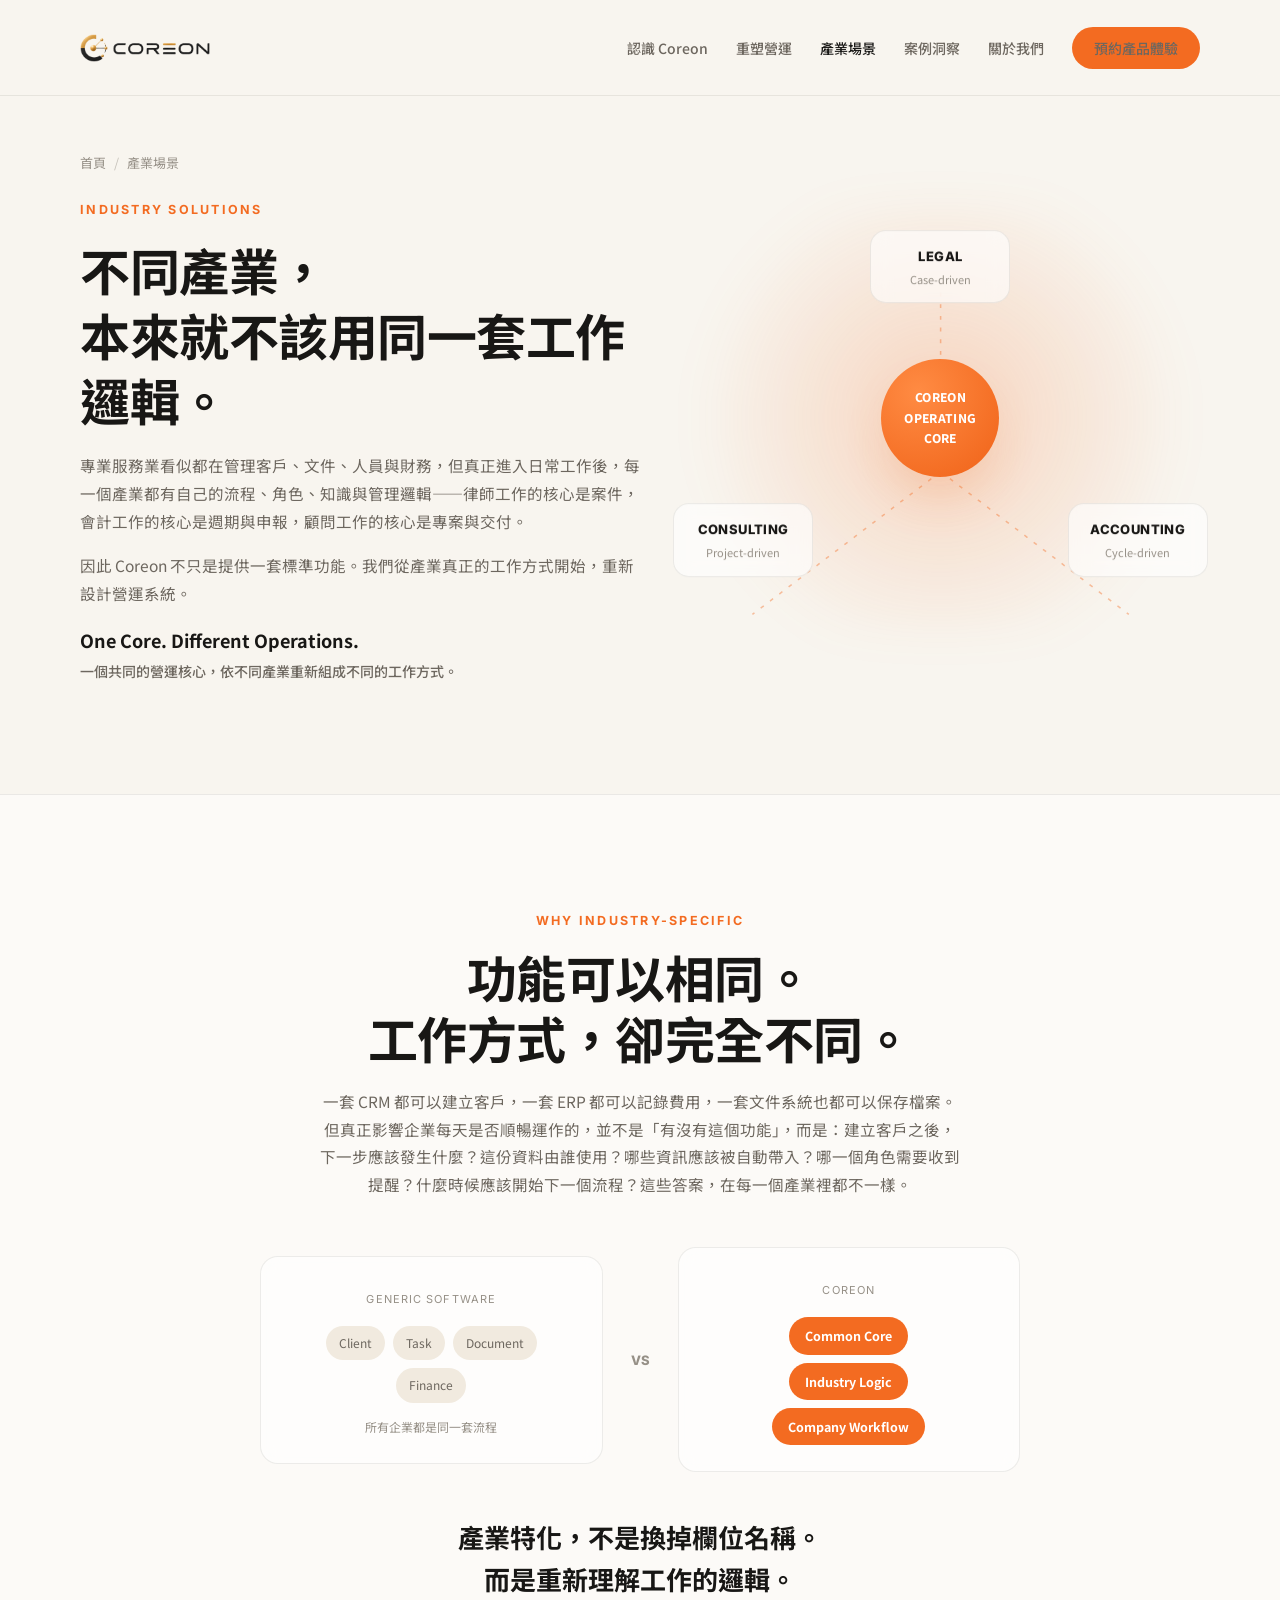
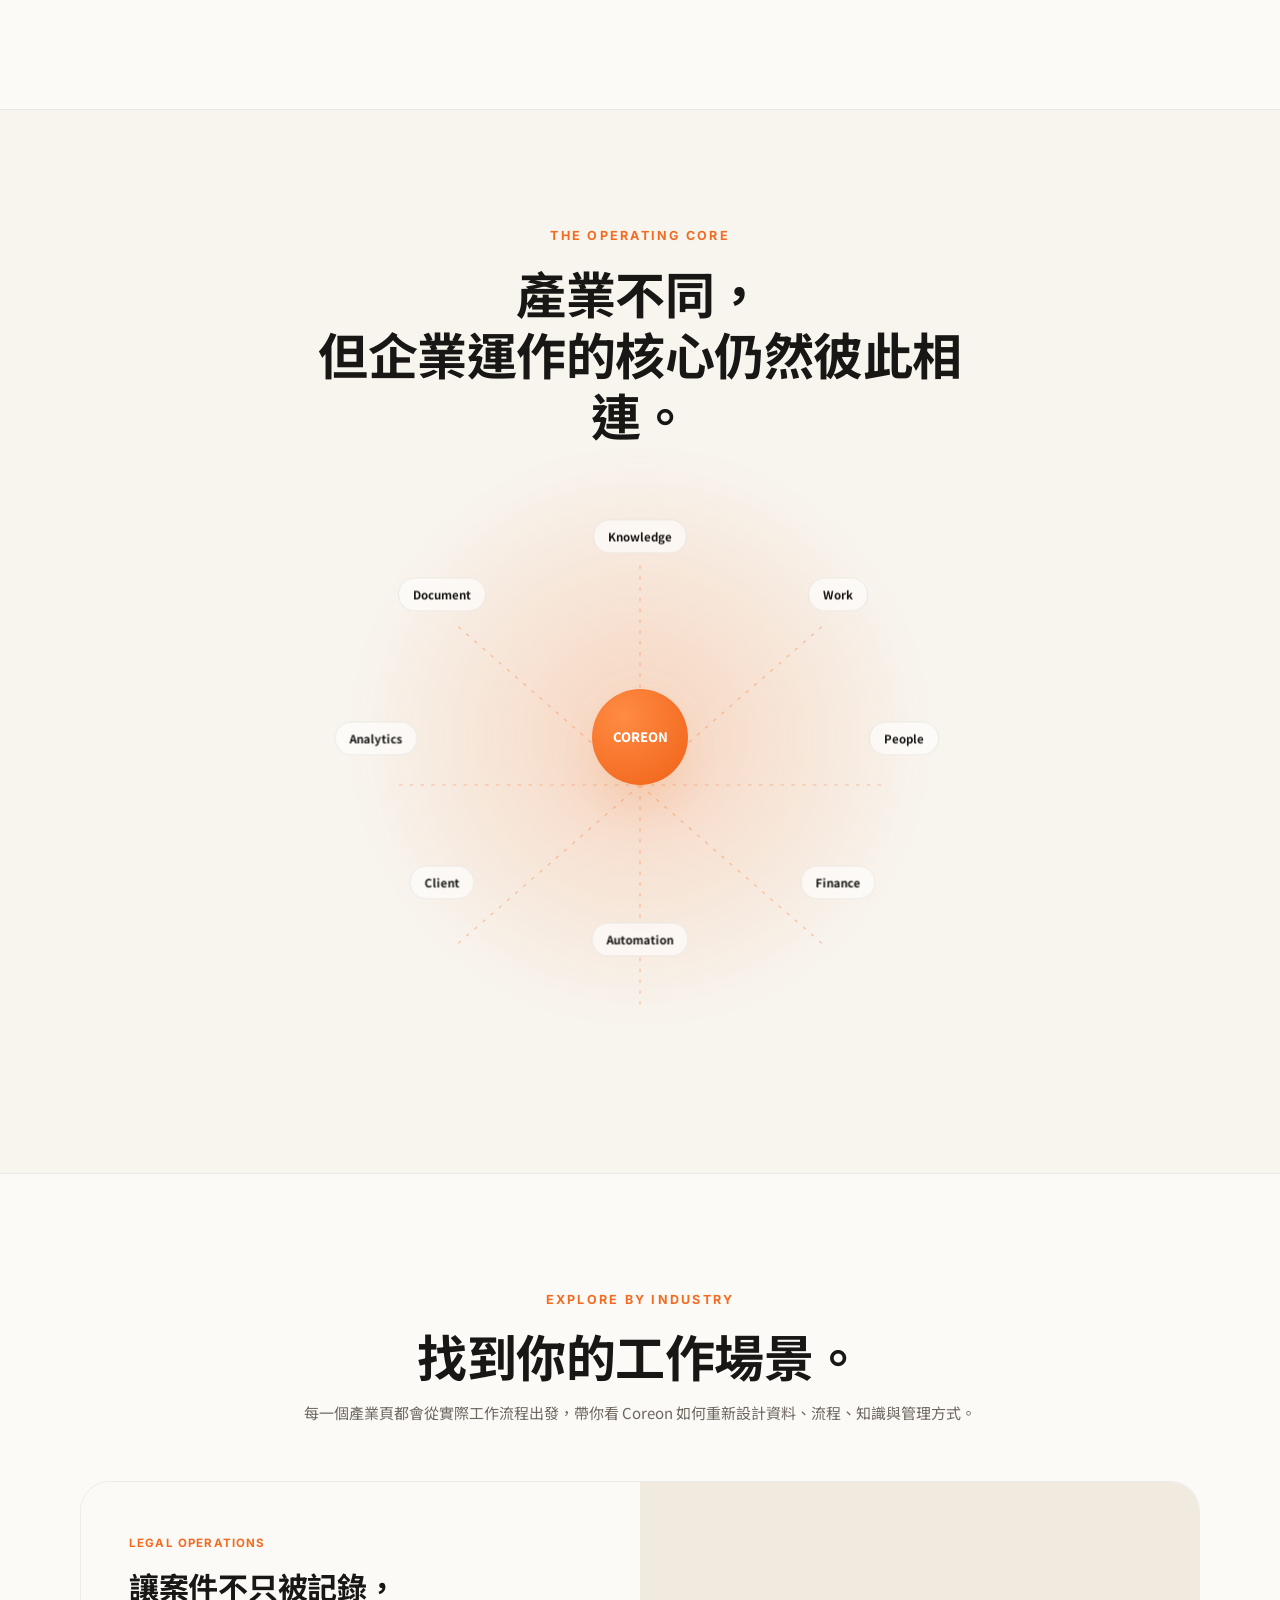
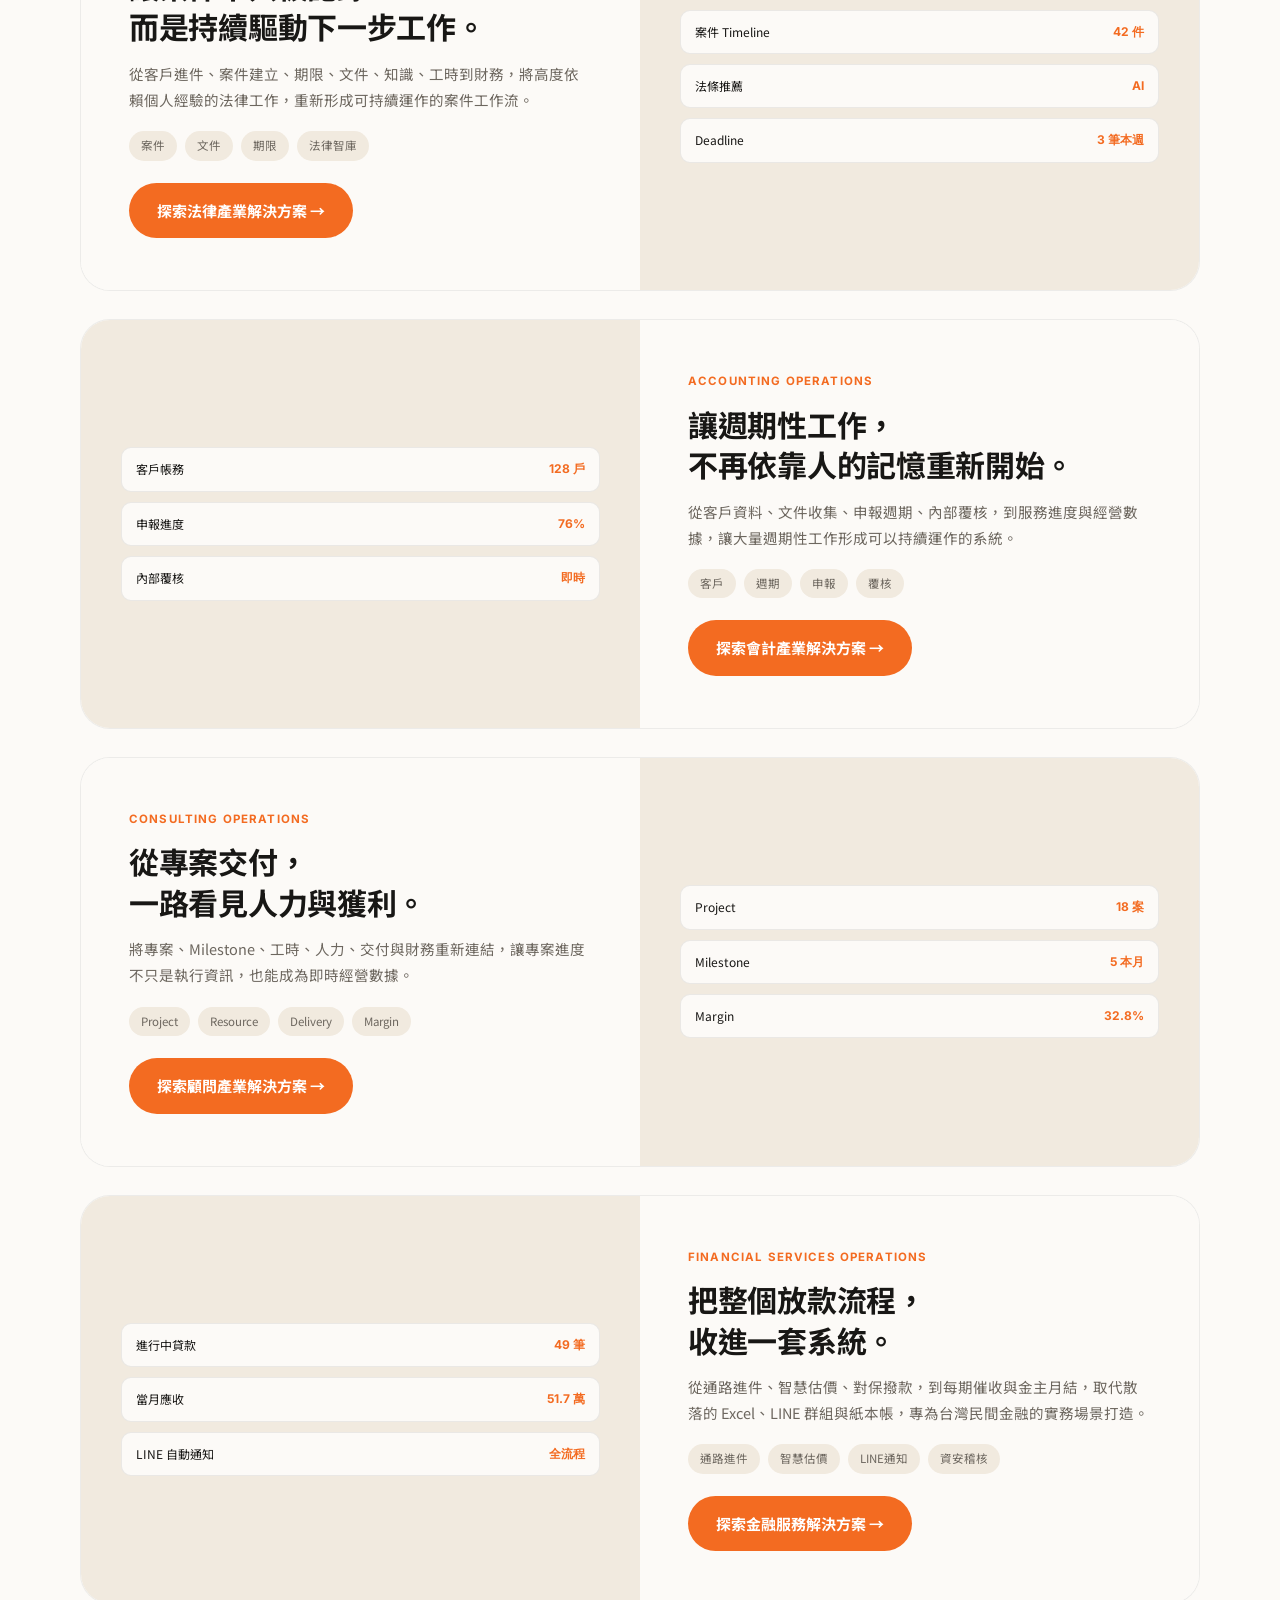
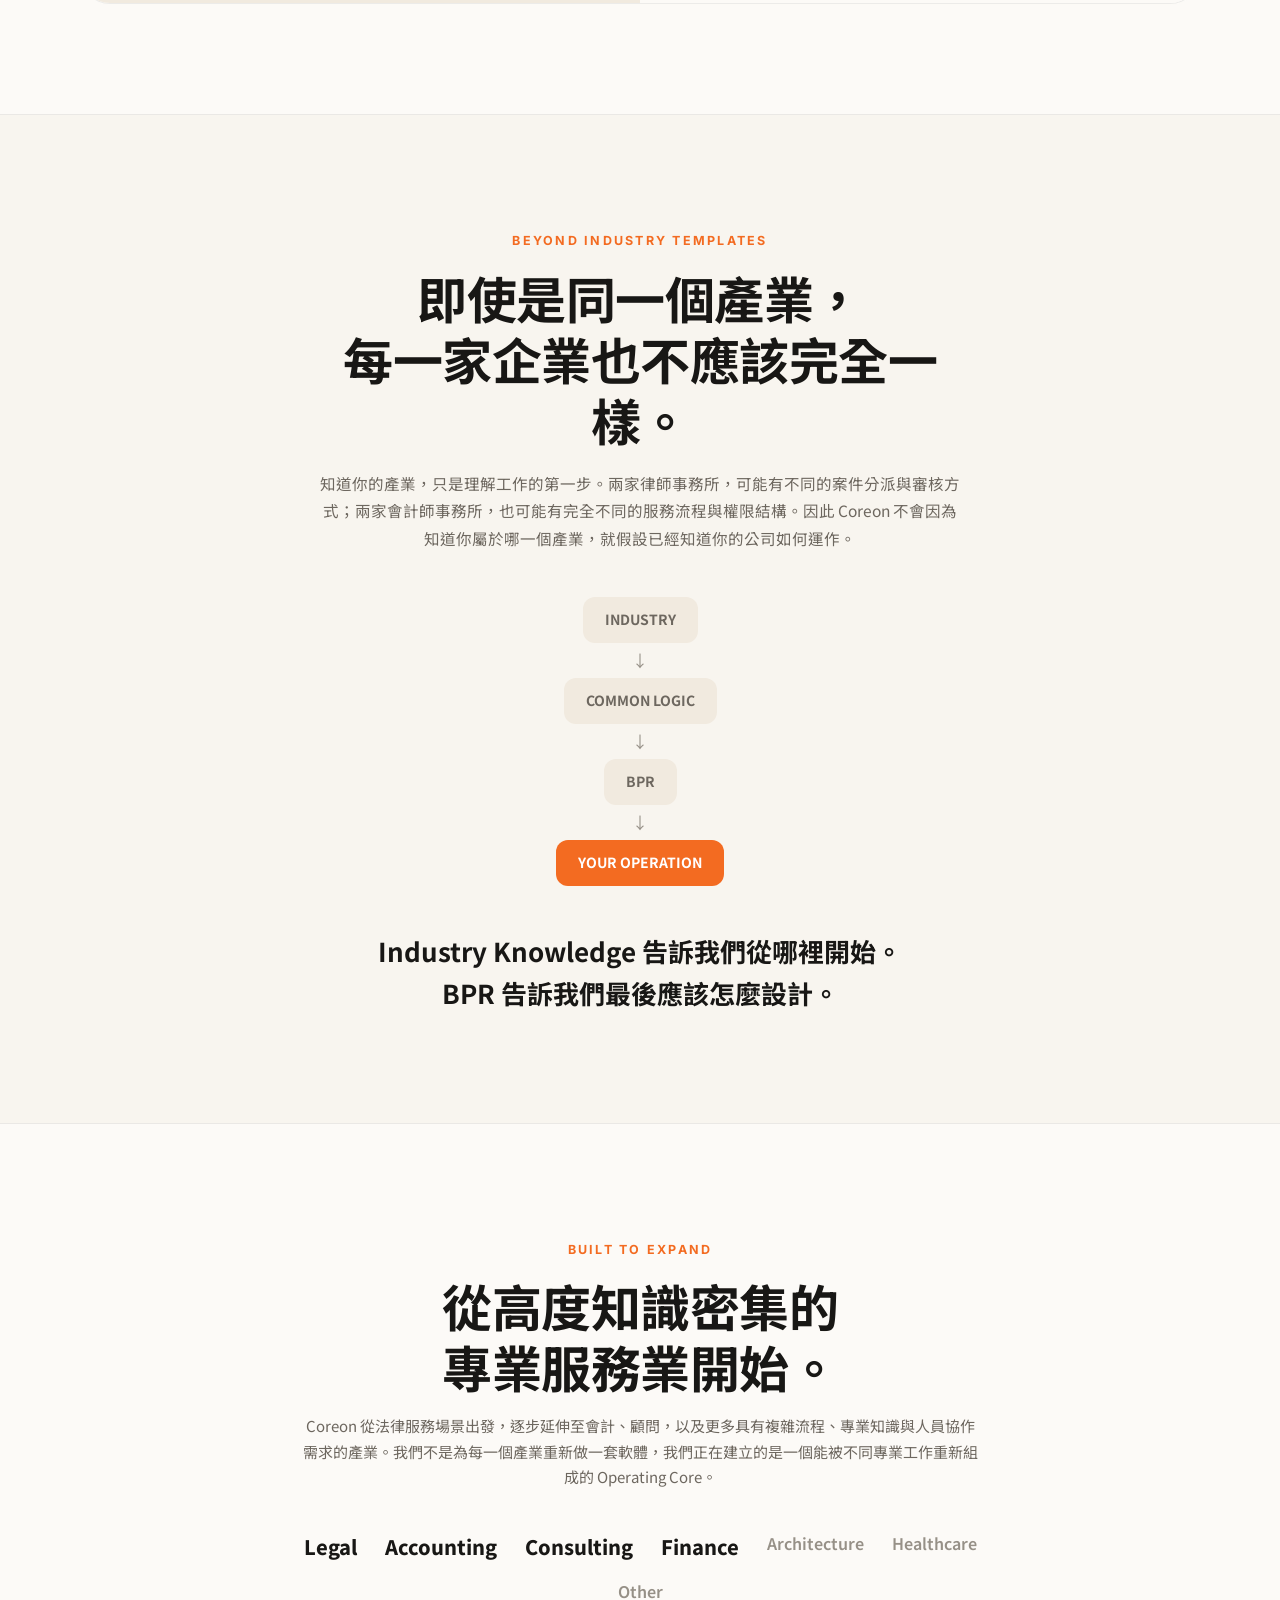
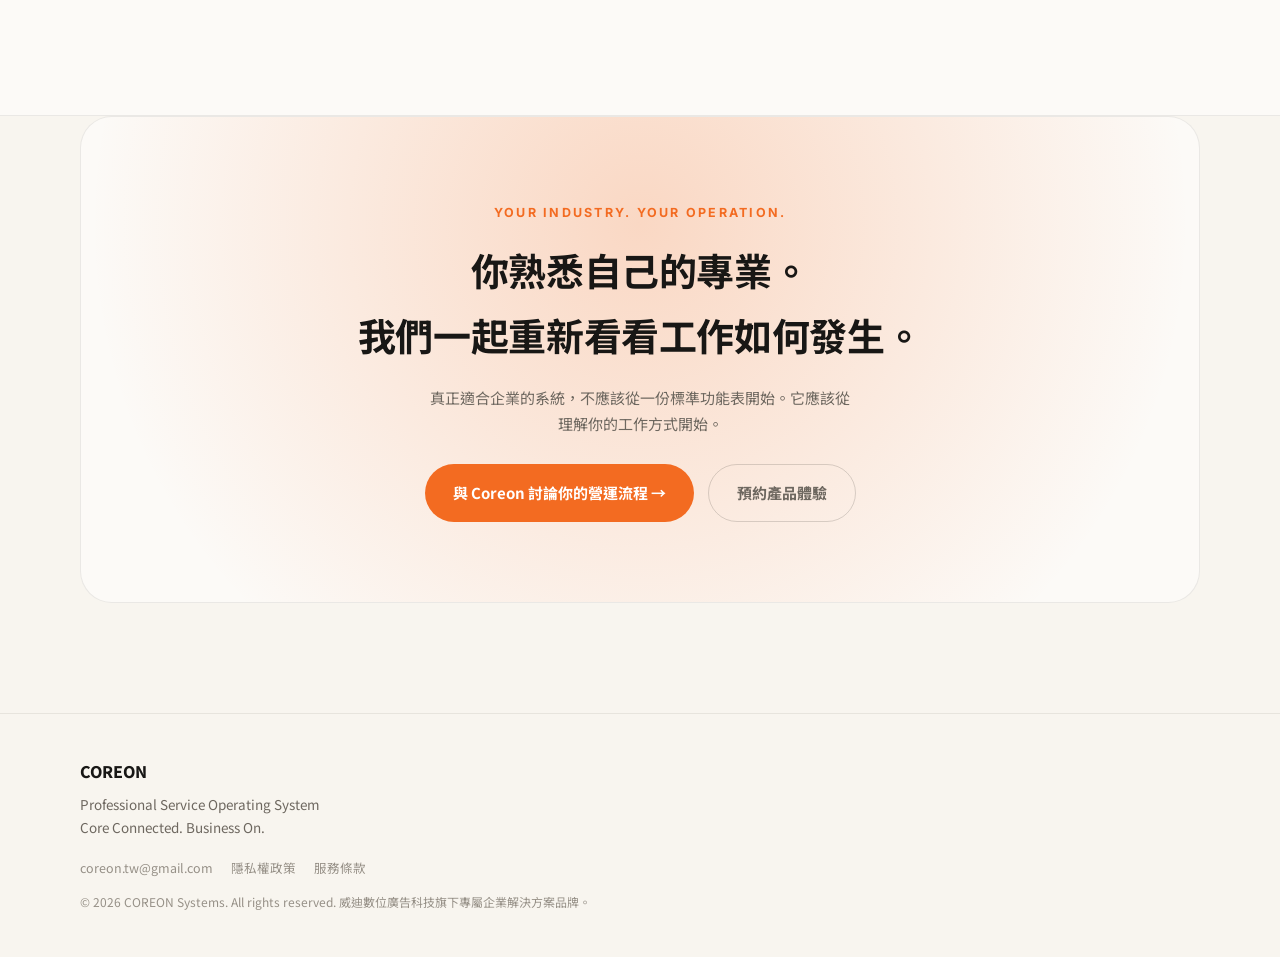
<file: industries/index.html>
<!DOCTYPE html>
<html lang="zh-Hant-TW">
<head>
<meta charset="UTF-8">
<meta name="viewport" content="width=device-width, initial-scale=1">

<!-- Google tag (gtag.js) -->
<script async src="https://www.googletagmanager.com/gtag/js?id=G-TXDZ6K7RPB"></script>
<script>
  window.dataLayer = window.dataLayer || [];
  function gtag(){dataLayer.push(arguments);}
  gtag('js', new Date());
  gtag('config', 'G-TXDZ6K7RPB');
</script>

<title>產業場景｜COREON 一個核心，不同產業工作邏輯</title>
<meta name="description" content="Coreon 不是所有產業共用同一套的 ERP，而是依照你的產業工作方式重新設計。One Core. Different Operations. 選擇你的產業，看專屬解決方案。">
<link rel="canonical" href="https://coreon.tw/industries/">
<meta property="og:type" content="website">
<meta property="og:site_name" content="COREON">
<meta property="og:title" content="產業場景｜COREON 一個核心，不同產業工作邏輯">
<meta property="og:description" content="One Core. Different Operations. 一個共同的營運核心，依不同產業重新組成不同的工作方式。">
<meta property="og:url" content="https://coreon.tw/industries/">
<meta property="og:locale" content="zh_TW">
<link rel="icon" type="image/x-icon" href="/favicon.ico">
<link rel="icon" type="image/png" sizes="32x32" href="/images/brand/favicon-32x32.png">
<link rel="icon" type="image/png" sizes="16x16" href="/images/brand/favicon-16x16.png">
<link rel="apple-touch-icon" sizes="180x180" href="/images/brand/apple-touch-icon.png">
<link rel="stylesheet" href="/css/coreon-v2.css">
<style>
/* hero: core + 3 industry layers */
.tri-wrap{position:relative;min-height:360px}
.tri-wrap::before{content:"";position:absolute;inset:-10%;background:radial-gradient(circle at 50% 50%,var(--accent-glow),transparent 65%);filter:blur(20px)}
.tri-center{position:absolute;left:50%;top:50%;transform:translate(-50%,-50%);width:118px;height:118px;border-radius:50%;background:radial-gradient(circle at 32% 28%,var(--accent-2),var(--accent) 78%);display:flex;flex-direction:column;align-items:center;justify-content:center;color:#fff;text-align:center;box-shadow:0 28px 52px -14px var(--accent-glow);z-index:2}
.tri-center b{font-size:12px;font-weight:800;letter-spacing:.03em}
.tri-node{position:absolute;transform:translate(-50%,-50%);text-align:center;z-index:2}
.tri-node .box{padding:14px 20px;border-radius:16px;min-width:140px}
.tri-node .k{font-family:var(--mono);font-weight:800;font-size:13px;letter-spacing:.03em}
.tri-node .sub{font-size:11px;color:var(--ink-muted);margin-top:3px}
.tri-svg{position:absolute;inset:0;z-index:1}

/* generic vs coreon compare */
.compare2{display:grid;grid-template-columns:1fr auto 1fr;gap:28px;align-items:center;max-width:760px;margin:48px auto 0}
.compare2-col{padding:26px;text-align:center}
.compare2-col .lbl{font-family:var(--mono);font-size:11px;letter-spacing:.1em;color:var(--ink-muted)}
.compare2-col .flat{margin-top:16px;display:flex;flex-wrap:wrap;gap:8px;justify-content:center}
.compare2-col .flat span{font-size:12px;padding:7px 13px;border-radius:999px;background:var(--bg-sand);color:var(--ink-soft)}
.compare2-col .note{margin-top:14px;font-size:12px;color:var(--ink-muted)}
.compare2-col .chain{margin-top:16px;display:flex;flex-direction:column;align-items:center;gap:8px}
.compare2-col .chain span{font-size:12.5px;font-weight:700;padding:8px 16px;border-radius:999px;background:var(--accent);color:#fff}
.compare2-vs{font-size:13px;font-weight:800;color:var(--ink-muted);font-family:var(--mono)}
@media(max-width:700px){.compare2{grid-template-columns:1fr}}

/* operating core (8 nodes) */
.core8-wrap{position:relative;max-width:600px;margin:52px auto 0;min-height:480px}
.core8-wrap::before{content:"";position:absolute;inset:-8%;background:radial-gradient(circle at 50% 50%,var(--accent-glow),transparent 65%);filter:blur(20px)}
.core8-center{position:absolute;left:50%;top:50%;transform:translate(-50%,-50%);width:96px;height:96px;border-radius:50%;background:radial-gradient(circle at 32% 28%,var(--accent-2),var(--accent) 78%);display:flex;align-items:center;justify-content:center;color:#fff;font-weight:800;font-size:13px;box-shadow:0 26px 48px -14px var(--accent-glow);z-index:2}
.core8-node{position:absolute;transform:translate(-50%,-50%);z-index:2}
.core8-node .chip{padding:8px 14px;border-radius:999px;font-size:11.5px;font-weight:700}
.core8-svg{position:absolute;inset:0;z-index:1}
.core8-flow{fill:var(--accent);filter:drop-shadow(0 0 6px var(--accent-glow))}

/* industry editorial panels */
.ind-panel{display:grid;grid-template-columns:1fr 1fr;gap:0;border-radius:30px;overflow:hidden;margin-top:28px}
.ind-panel:first-of-type{margin-top:56px}
.ind-panel.flip{direction:rtl}
.ind-panel.flip>*{direction:ltr}
.ind-panel-text{padding:52px 48px;display:flex;flex-direction:column;justify-content:center;background:var(--bg-white)}
.ind-panel-text .k{font-family:var(--mono);font-size:11.5px;letter-spacing:.1em;color:var(--accent);font-weight:700}
.ind-panel-text h3{margin-top:12px;font-size:clamp(22px,2.6vw,30px);line-height:1.35;font-weight:700}
.ind-panel-text p{margin-top:14px;font-size:14.5px;color:var(--ink-soft);line-height:1.8;max-width:36em}
.ind-panel-tags{margin-top:18px;display:flex;flex-wrap:wrap;gap:8px}
.ind-panel-tags span{font-size:11.5px;padding:5px 12px;border-radius:999px;background:var(--bg-sand);color:var(--ink-soft)}
.ind-panel-text .btn{margin-top:22px;align-self:flex-start}
.ind-panel-visual{background:var(--bg-sand);padding:40px;display:flex;flex-direction:column;justify-content:center;gap:10px}
.ind-panel-visual .prow{display:flex;justify-content:space-between;align-items:center;font-size:12px;background:var(--bg-white);border-radius:10px;padding:11px 14px;border:1px solid var(--line)}
.ind-panel-visual .prow .v{font-family:var(--mono);font-weight:700;color:var(--accent)}
@media(max-width:860px){.ind-panel{grid-template-columns:1fr}.ind-panel.flip{direction:ltr}.ind-panel-visual{order:-1}}

/* industry != template flow */
.itflow{max-width:280px;margin:44px auto 0;display:flex;flex-direction:column;align-items:center;gap:4px}
.itflow .step{font-size:14px;font-weight:700;padding:11px 22px;border-radius:12px;background:var(--bg-sand);color:var(--ink-soft)}
.itflow .step.final{background:var(--accent);color:#fff}
.itflow .arrow{color:var(--ink-muted)}

/* more industries typography list */
.more-list{display:flex;flex-wrap:wrap;justify-content:center;gap:14px 28px;margin-top:40px;max-width:700px;margin-left:auto;margin-right:auto}
.more-list .est{font-size:20px;font-weight:800;color:var(--ink)}
.more-list .fut{font-size:16px;font-weight:600;color:var(--ink-muted)}
</style>
<script type="application/ld+json">
{ "@context":"https://schema.org","@type":"BreadcrumbList","itemListElement":[
  {"@type":"ListItem","position":1,"name":"首頁","item":"https://coreon.tw/"},
  {"@type":"ListItem","position":2,"name":"產業場景","item":"https://coreon.tw/industries/"}
]}
</script>
</head>
<body>

<header class="nav">
  <div class="nav-in">
    <a href="/" aria-label="COREON 首頁"><img class="nav-logo" src="/images/brand/coreon-horizontal.webp" alt="COREON"></a>
    <button class="nav-toggle" id="navToggle" aria-expanded="false" aria-controls="navLinks" aria-label="開啟選單"><span></span></button>
    <ul class="nav-links" id="navLinks">
      <li><a href="/understand/">認識 Coreon</a></li>
      <li><a href="/transform/">重塑營運</a></li>
      <li class="nav-dropdown">
        <a href="/industries/" aria-current="page">產業場景</a>
        <div class="nav-dropdown-panel">
          <a href="/industries/finance/" class="nav-dd-item">金融服務</a>
          <a href="/industries/#choose" class="nav-dd-item">法律服務</a>
          <a href="/industries/accounting/" class="nav-dd-item">財會稅務</a>
          <a href="/industries/#choose" class="nav-dd-item">顧問服務</a>
          <div class="nav-dd-divider"></div>
          <a href="/industries/#more" class="nav-dd-item soon">建築設計<span class="nav-dd-tag">規劃中</span></a>
          <a href="/industries/#more" class="nav-dd-item soon">醫療健康<span class="nav-dd-tag">規劃中</span></a>
          <a href="/industries/#more" class="nav-dd-item soon">其他專業服務<span class="nav-dd-tag">規劃中</span></a>
          <div class="nav-dd-divider"></div>
          <a href="/industries/" class="nav-dd-item nav-dd-all">產業場景總覽 →</a>
        </div>
      </li>
      <li><a href="/insights/">案例洞察</a></li>
      <li><a href="/about/">關於我們</a></li>
      <li><a href="https://lin.ee/829kkoG" target="_blank" rel="noopener" class="nav-cta">預約產品體驗</a></li>
    </ul>
  </div>
</header>

<main>

  <!-- 01 HERO -->
  <section style="padding-top:56px;">
    <div class="wrap" style="display:grid;grid-template-columns:1.08fr 1fr;gap:40px;align-items:center;">
      <div class="reveal">
        <ol class="breadcrumb"><li><a href="/">首頁</a></li><li>產業場景</li></ol>
        <span class="eyebrow">INDUSTRY SOLUTIONS</span>
        <h1 style="margin-top:16px;font-size:clamp(32px,4.4vw,50px);line-height:1.3;">不同產業，<br>本來就不該用同一套工作邏輯。</h1>
        <div class="story" style="margin-top:20px;font-size:15.5px;">
          <p>專業服務業看似都在管理客戶、文件、人員與財務，但真正進入日常工作後，每一個產業都有自己的流程、角色、知識與管理邏輯——律師工作的核心是案件，會計工作的核心是週期與申報，顧問工作的核心是專案與交付。</p>
          <p>因此 Coreon 不只是提供一套標準功能。我們從產業真正的工作方式開始，重新設計營運系統。</p>
        </div>
        <p class="big-statement" style="margin-top:18px;font-size:18px;">One Core. Different Operations.<br><span style="font-weight:500;font-size:14px;color:var(--ink-soft);">一個共同的營運核心，依不同產業重新組成不同的工作方式。</span></p>
      </div>
      <div class="tri-wrap reveal" aria-hidden="true">
        <div class="tri-center"><b>COREON<br>OPERATING<br>CORE</b></div>
        <svg class="tri-svg" viewBox="0 0 400 360" preserveAspectRatio="xMidYMid meet">
          <g stroke="var(--accent)" stroke-width="1.2" stroke-dasharray="3 6" opacity="0.4">
            <line x1="200" y1="180" x2="200" y2="40"/>
            <line x1="200" y1="180" x2="345" y2="290"/>
            <line x1="200" y1="180" x2="55" y2="290"/>
          </g>
        </svg>
        <div class="tri-node" style="left:50%;top:8%;"><div class="box glass"><div class="k">LEGAL</div><div class="sub">Case-driven</div></div></div>
        <div class="tri-node" style="left:88%;top:84%;"><div class="box glass"><div class="k">ACCOUNTING</div><div class="sub">Cycle-driven</div></div></div>
        <div class="tri-node" style="left:12%;top:84%;"><div class="box glass"><div class="k">CONSULTING</div><div class="sub">Project-driven</div></div></div>
      </div>
    </div>
  </section>

  <!-- 02 WHY INDUSTRY-SPECIFIC -->
  <section style="background:var(--bg-white);border-top:1px solid var(--line);border-bottom:1px solid var(--line);">
    <div class="wrap">
      <div class="h2-block center reveal">
        <span class="eyebrow">WHY INDUSTRY-SPECIFIC</span>
        <h2 style="margin-top:14px;">功能可以相同。<br>工作方式，卻完全不同。</h2>
      </div>
      <div class="story center reveal" style="margin-top:20px;font-size:15.5px;">
        <p>一套 CRM 都可以建立客戶，一套 ERP 都可以記錄費用，一套文件系統也都可以保存檔案。但真正影響企業每天是否順暢運作的，並不是「有沒有這個功能」，而是：建立客戶之後，下一步應該發生什麼？這份資料由誰使用？哪些資訊應該被自動帶入？哪一個角色需要收到提醒？什麼時候應該開始下一個流程？這些答案，在每一個產業裡都不一樣。</p>
      </div>
      <div class="compare2 reveal">
        <div class="compare2-col glass">
          <span class="lbl">GENERIC SOFTWARE</span>
          <div class="flat"><span>Client</span><span>Task</span><span>Document</span><span>Finance</span></div>
          <div class="note">所有企業都是同一套流程</div>
        </div>
        <div class="compare2-vs">VS</div>
        <div class="compare2-col glass">
          <span class="lbl">COREON</span>
          <div class="chain"><span>Common Core</span><span>Industry Logic</span><span>Company Workflow</span></div>
        </div>
      </div>
      <p class="big-statement center reveal" style="margin-top:44px;">產業特化，不是換掉欄位名稱。<br>而是重新理解工作的邏輯。</p>
    </div>
  </section>

  <!-- 03 THE OPERATING CORE -->
  <section>
    <div class="wrap">
      <div class="h2-block center reveal">
        <span class="eyebrow">THE OPERATING CORE</span>
        <h2 style="margin-top:14px;">產業不同，<br>但企業運作的核心仍然彼此相連。</h2>
      </div>
      <div class="core8-wrap reveal">
        <div class="core8-center">COREON</div>
        <svg class="core8-svg" viewBox="0 0 500 480" preserveAspectRatio="xMidYMid meet">
          <g stroke="var(--accent)" stroke-width="1" stroke-dasharray="3 6" opacity="0.35">
            <line x1="250" y1="240" x2="250" y2="55"/>
            <line x1="250" y1="240" x2="405" y2="105"/>
            <line x1="250" y1="240" x2="452" y2="240"/>
            <line x1="250" y1="240" x2="405" y2="375"/>
            <line x1="250" y1="240" x2="250" y2="425"/>
            <line x1="250" y1="240" x2="95" y2="375"/>
            <line x1="250" y1="240" x2="48" y2="240"/>
            <line x1="250" y1="240" x2="95" y2="105"/>
          </g>
        </svg>
        <div class="core8-node" style="left:50%;top:8%;"><span class="chip glass">Knowledge</span></div>
        <div class="core8-node" style="left:83%;top:20%;"><span class="chip glass">Work</span></div>
        <div class="core8-node" style="left:94%;top:50%;"><span class="chip glass">People</span></div>
        <div class="core8-node" style="left:83%;top:80%;"><span class="chip glass">Finance</span></div>
        <div class="core8-node" style="left:50%;top:92%;"><span class="chip glass">Automation</span></div>
        <div class="core8-node" style="left:17%;top:80%;"><span class="chip glass">Client</span></div>
        <div class="core8-node" style="left:6%;top:50%;"><span class="chip glass">Analytics</span></div>
        <div class="core8-node" style="left:17%;top:20%;"><span class="chip glass">Document</span></div>
      </div>
      <p class="story center reveal" style="margin-top:32px;font-size:15px;max-width:36em;">這些不是八套彼此獨立的工具。它們共同存在於一個 Operating Core 裡。真正改變的，是不同產業如何使用這些能力。</p>
    </div>
  </section>

  <!-- 04 CHOOSE YOUR INDUSTRY -->
  <section id="choose" style="background:var(--bg-white);border-top:1px solid var(--line);border-bottom:1px solid var(--line);scroll-margin-top:100px;">
    <div class="wrap">
      <div class="h2-block center reveal">
        <span class="eyebrow">EXPLORE BY INDUSTRY</span>
        <h2 style="margin-top:14px;">找到你的工作場景。</h2>
        <p style="margin-top:14px;color:var(--ink-soft);font-size:15px;">每一個產業頁都會從實際工作流程出發，帶你看 Coreon 如何重新設計資料、流程、知識與管理方式。</p>
      </div>

      <article class="ind-panel glass reveal">
        <div class="ind-panel-text">
          <span class="k">LEGAL OPERATIONS</span>
          <h3>讓案件不只被記錄，<br>而是持續驅動下一步工作。</h3>
          <p>從客戶進件、案件建立、期限、文件、知識、工時到財務，將高度依賴個人經驗的法律工作，重新形成可持續運作的案件工作流。</p>
          <div class="ind-panel-tags"><span>案件</span><span>文件</span><span>期限</span><span>法律智庫</span></div>
          <a href="https://lin.ee/829kkoG" target="_blank" rel="noopener" class="btn btn-primary">探索法律產業解決方案 →</a>
        </div>
        <div class="ind-panel-visual">
          <div class="prow"><span>案件 Timeline</span><span class="v">42 件</span></div>
          <div class="prow"><span>法條推薦</span><span class="v">AI</span></div>
          <div class="prow"><span>Deadline</span><span class="v">3 筆本週</span></div>
        </div>
      </article>

      <article class="ind-panel glass flip reveal">
        <div class="ind-panel-text">
          <span class="k">ACCOUNTING OPERATIONS</span>
          <h3>讓週期性工作，<br>不再依靠人的記憶重新開始。</h3>
          <p>從客戶資料、文件收集、申報週期、內部覆核，到服務進度與經營數據，讓大量週期性工作形成可以持續運作的系統。</p>
          <div class="ind-panel-tags"><span>客戶</span><span>週期</span><span>申報</span><span>覆核</span></div>
          <a href="/industries/accounting/" class="btn btn-primary">探索會計產業解決方案 →</a>
        </div>
        <div class="ind-panel-visual">
          <div class="prow"><span>客戶帳務</span><span class="v">128 戶</span></div>
          <div class="prow"><span>申報進度</span><span class="v">76%</span></div>
          <div class="prow"><span>內部覆核</span><span class="v">即時</span></div>
        </div>
      </article>

      <article class="ind-panel glass reveal">
        <div class="ind-panel-text">
          <span class="k">CONSULTING OPERATIONS</span>
          <h3>從專案交付，<br>一路看見人力與獲利。</h3>
          <p>將專案、Milestone、工時、人力、交付與財務重新連結，讓專案進度不只是執行資訊，也能成為即時經營數據。</p>
          <div class="ind-panel-tags"><span>Project</span><span>Resource</span><span>Delivery</span><span>Margin</span></div>
          <a href="https://lin.ee/829kkoG" target="_blank" rel="noopener" class="btn btn-primary">探索顧問產業解決方案 →</a>
        </div>
        <div class="ind-panel-visual">
          <div class="prow"><span>Project</span><span class="v">18 案</span></div>
          <div class="prow"><span>Milestone</span><span class="v">5 本月</span></div>
          <div class="prow"><span>Margin</span><span class="v">32.8%</span></div>
        </div>
      </article>

      <article class="ind-panel glass flip reveal">
        <div class="ind-panel-text">
          <span class="k">FINANCIAL SERVICES OPERATIONS</span>
          <h3>把整個放款流程，<br>收進一套系統。</h3>
          <p>從通路進件、智慧估價、對保撥款，到每期催收與金主月結，取代散落的 Excel、LINE 群組與紙本帳，專為台灣民間金融的實務場景打造。</p>
          <div class="ind-panel-tags"><span>通路進件</span><span>智慧估價</span><span>LINE通知</span><span>資安稽核</span></div>
          <a href="/industries/finance/" class="btn btn-primary">探索金融服務解決方案 →</a>
        </div>
        <div class="ind-panel-visual">
          <div class="prow"><span>進行中貸款</span><span class="v">49 筆</span></div>
          <div class="prow"><span>當月應收</span><span class="v">51.7 萬</span></div>
          <div class="prow"><span>LINE 自動通知</span><span class="v">全流程</span></div>
        </div>
      </article>
    </div>
  </section>

  <!-- 05 BEYOND TEMPLATES -->
  <section>
    <div class="wrap">
      <div class="h2-block center reveal">
        <span class="eyebrow">BEYOND INDUSTRY TEMPLATES</span>
        <h2 style="margin-top:14px;">即使是同一個產業，<br>每一家企業也不應該完全一樣。</h2>
      </div>
      <div class="story center reveal" style="margin-top:20px;font-size:15.5px;">
        <p>知道你的產業，只是理解工作的第一步。兩家律師事務所，可能有不同的案件分派與審核方式；兩家會計師事務所，也可能有完全不同的服務流程與權限結構。因此 Coreon 不會因為知道你屬於哪一個產業，就假設已經知道你的公司如何運作。</p>
      </div>
      <div class="itflow reveal">
        <div class="step">INDUSTRY</div><div class="arrow">↓</div>
        <div class="step">COMMON LOGIC</div><div class="arrow">↓</div>
        <div class="step">BPR</div><div class="arrow">↓</div>
        <div class="step final">YOUR OPERATION</div>
      </div>
      <p class="big-statement center reveal" style="margin-top:44px;">Industry Knowledge 告訴我們從哪裡開始。<br>BPR 告訴我們最後應該怎麼設計。</p>
    </div>
  </section>

  <!-- 06 MORE INDUSTRIES -->
  <section id="more" style="background:var(--bg-white);border-top:1px solid var(--line);border-bottom:1px solid var(--line);scroll-margin-top:100px;">
    <div class="wrap">
      <div class="h2-block center reveal">
        <span class="eyebrow">BUILT TO EXPAND</span>
        <h2 style="margin-top:14px;">從高度知識密集的專業服務業開始。</h2>
        <p style="margin-top:16px;color:var(--ink-soft);font-size:15px;">Coreon 從法律服務場景出發，逐步延伸至會計、顧問，以及更多具有複雜流程、專業知識與人員協作需求的產業。我們不是為每一個產業重新做一套軟體，我們正在建立的是一個能被不同專業工作重新組成的 Operating Core。</p>
      </div>
      <div class="more-list reveal">
        <span class="est">Legal</span><span class="est">Accounting</span><span class="est">Consulting</span><span class="est">Finance</span>
        <span class="fut">Architecture</span><span class="fut">Healthcare</span><span class="fut">Other</span>
      </div>
    </div>
  </section>

  <!-- 07 CTA -->
  <section style="padding-top:0;">
    <div class="wrap">
      <div class="cta-final reveal">
        <span class="eyebrow">YOUR INDUSTRY. YOUR OPERATION.</span>
        <h2 style="margin-top:14px;">你熟悉自己的專業。<br>我們一起重新看看工作如何發生。</h2>
        <p>真正適合企業的系統，不應該從一份標準功能表開始。它應該從理解你的工作方式開始。</p>
        <div class="btns">
          <a href="https://lin.ee/829kkoG" target="_blank" rel="noopener" class="btn btn-primary">與 Coreon 討論你的營運流程 →</a>
          <a href="https://lin.ee/829kkoG" target="_blank" rel="noopener" class="btn btn-ghost">預約產品體驗</a>
        </div>
      </div>
    </div>
  </section>

</main>

<footer>
  <div class="wrap">
    <div class="foot-brand">COREON</div>
    <p class="foot-tag">Professional Service Operating System<br>Core Connected. Business On.</p>
    <ul class="foot-legal">
      <li><a href="mailto:coreon.tw@gmail.com">coreon.tw@gmail.com</a></li>
      <li><a href="/privacy-policy">隱私權政策</a></li>
      <li><a href="/terms">服務條款</a></li>
    </ul>
    <p class="foot-copy">© 2026 COREON Systems. All rights reserved. 威迪數位廣告科技旗下專屬企業解決方案品牌。</p>
  </div>
</footer>

<script>
(function(){
  var toggle = document.getElementById('navToggle');
  var links = document.getElementById('navLinks');
  if (toggle) toggle.addEventListener('click', function(){
    var open = links.classList.toggle('is-open');
    toggle.setAttribute('aria-expanded', open ? 'true' : 'false');
  });
  var els = document.querySelectorAll('.reveal');
  if (!('IntersectionObserver' in window) || matchMedia('(prefers-reduced-motion:reduce)').matches){
    els.forEach(function(e){e.classList.add('in');}); return;
  }
  var io = new IntersectionObserver(function(entries){
    entries.forEach(function(en){ if(en.isIntersecting){ en.target.classList.add('in'); io.unobserve(en.target); } });
  }, {threshold:.1, rootMargin:'0px 0px -8% 0px'});
  els.forEach(function(e){ io.observe(e); });
})();
</script>
</body>
</html>
</file>
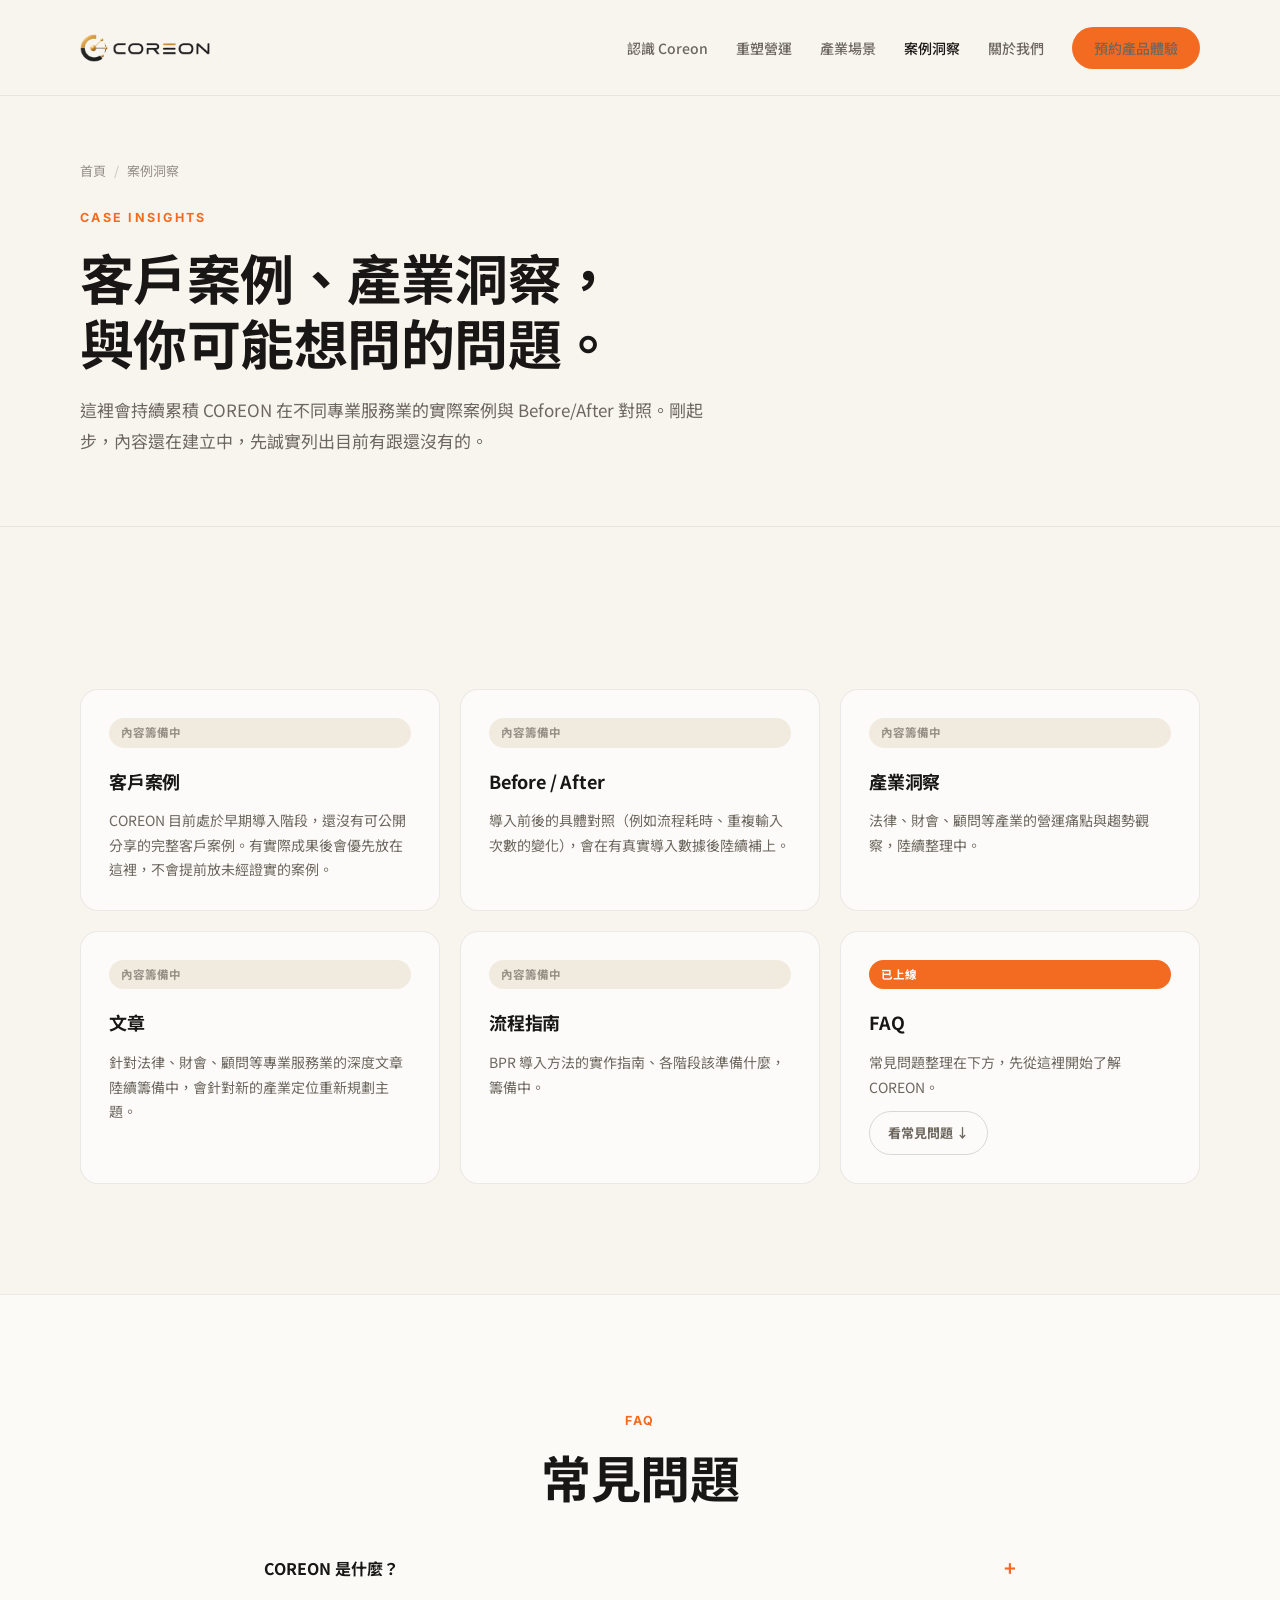
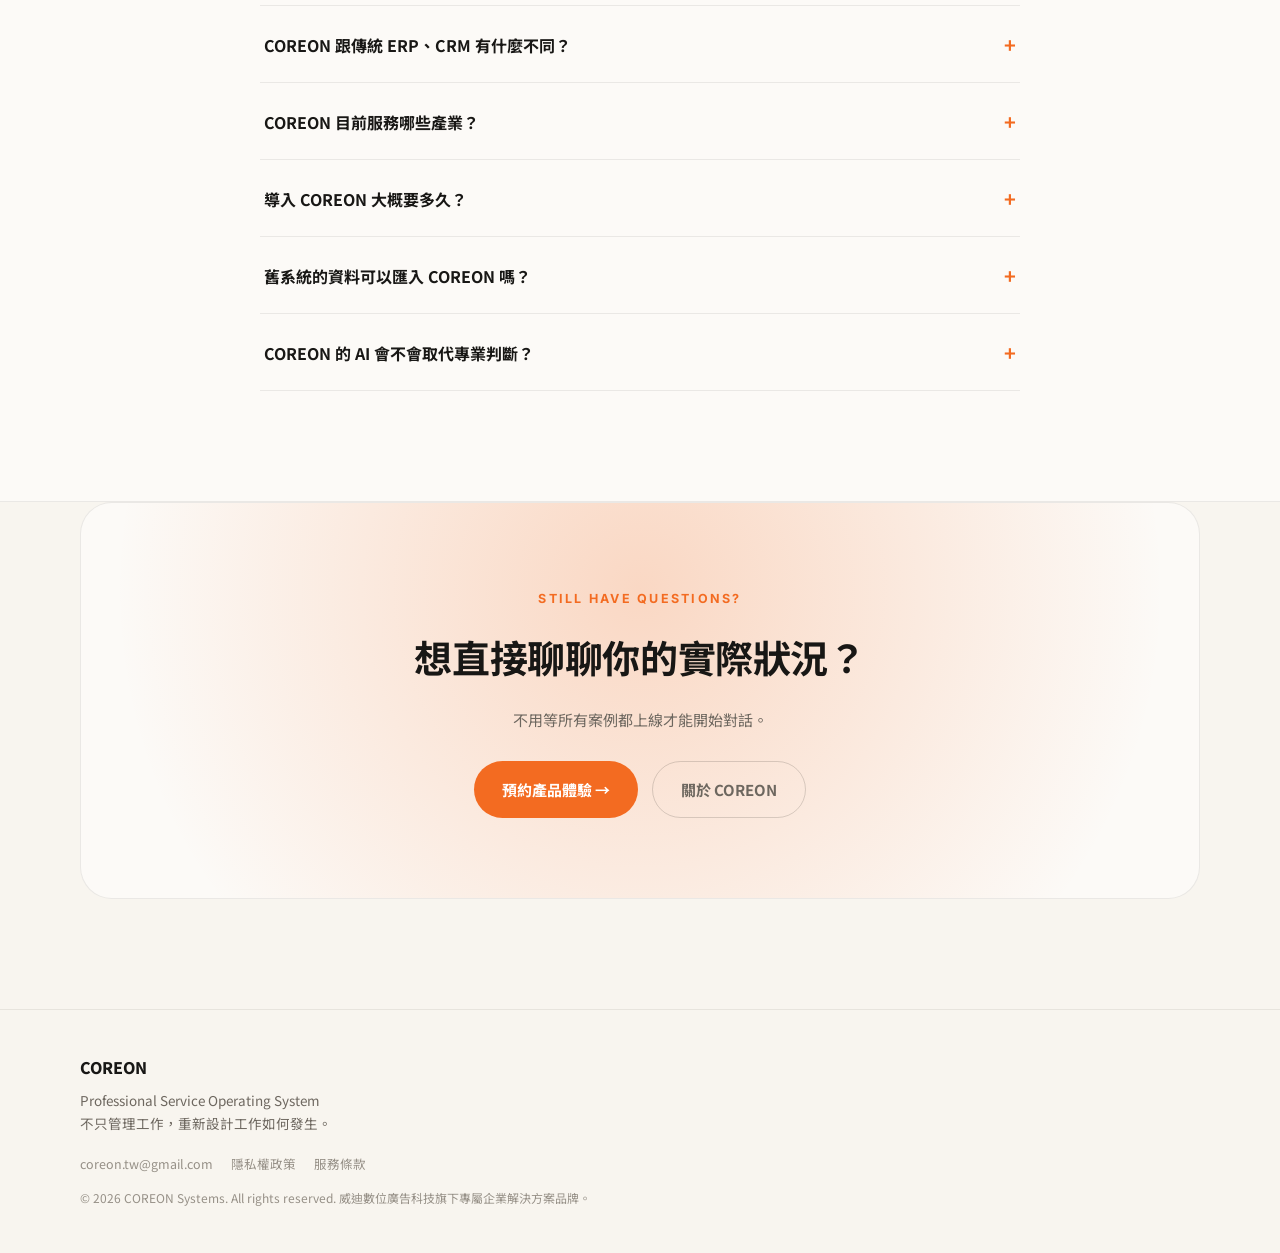
<file: insights/index.html>
<!DOCTYPE html>
<html lang="zh-Hant-TW">
<head>
<meta charset="UTF-8">
<meta name="viewport" content="width=device-width, initial-scale=1">

<!-- Google tag (gtag.js) -->
<script async src="https://www.googletagmanager.com/gtag/js?id=G-TXDZ6K7RPB"></script>
<script>
  window.dataLayer = window.dataLayer || [];
  function gtag(){dataLayer.push(arguments);}
  gtag('js', new Date());
  gtag('config', 'G-TXDZ6K7RPB');
</script>

<title>案例洞察｜COREON 客戶案例與常見問題</title>
<meta name="description" content="COREON 案例洞察：累積客戶案例、Before/After 導入前後對照、產業洞察文章，以及會計師事務所管理系統、融資管理系統等常見問題整理，內容持續更新中。">
<link rel="canonical" href="https://coreon.tw/insights/">
<meta property="og:type" content="website">
<meta property="og:site_name" content="COREON">
<meta property="og:title" content="案例洞察｜COREON 客戶案例與常見問題">
<meta property="og:description" content="客戶案例、Before/After、產業洞察與常見問題，內容持續累積中。">
<meta property="og:url" content="https://coreon.tw/insights/">
<meta property="og:locale" content="zh_TW">
<link rel="icon" type="image/x-icon" href="/favicon.ico">
<link rel="icon" type="image/png" sizes="32x32" href="/images/brand/favicon-32x32.png">
<link rel="icon" type="image/png" sizes="16x16" href="/images/brand/favicon-16x16.png">
<link rel="apple-touch-icon" sizes="180x180" href="/images/brand/apple-touch-icon.png">
<link rel="stylesheet" href="/css/coreon-v2.css">
<style>
.faq-list{max-width:760px;margin:24px auto 0;display:flex;flex-direction:column;gap:2px}
.faq-item{border-bottom:1px solid var(--line)}
.faq-item summary{padding:20px 4px;font-size:16px;font-weight:700;cursor:pointer;list-style:none;display:flex;justify-content:space-between;align-items:center;gap:12px}
.faq-item summary::-webkit-details-marker{display:none}
.faq-item summary::after{content:"+";font-size:20px;color:var(--accent);flex:none}
.faq-item[open] summary::after{content:"–"}
.faq-item p{padding:0 4px 20px;font-size:14.5px;color:var(--ink-soft);line-height:1.8}
</style>
<script type="application/ld+json">
{ "@context":"https://schema.org","@type":"BreadcrumbList","itemListElement":[
  {"@type":"ListItem","position":1,"name":"首頁","item":"https://coreon.tw/"},
  {"@type":"ListItem","position":2,"name":"案例洞察","item":"https://coreon.tw/insights/"}
]}
</script>
<script type="application/ld+json">
{
  "@context":"https://schema.org","@type":"FAQPage",
  "mainEntity":[
    {"@type":"Question","name":"COREON 是什麼？","acceptedAnswer":{"@type":"Answer","text":"COREON 是為專業服務業打造的 AI 營運作業系統，把客戶、案件、文件、知識、財務與人員重新連成一套會自己運作的工作流。"}},
    {"@type":"Question","name":"COREON 跟傳統 ERP、CRM 有什麼不同？","acceptedAnswer":{"@type":"Answer","text":"COREON 不是單一功能的管理工具，而是以 BPR 方法重新設計資料如何流動、知識如何累積，讓工作在系統裡自然發生，而不是把原本的紙本流程搬上線。"}},
    {"@type":"Question","name":"COREON 目前服務哪些產業？","acceptedAnswer":{"@type":"Answer","text":"COREON 第一階段從法律服務出發，同步發展財會與稅務、顧問服務、建築與設計、醫療與健康管理等專業服務型產業。"}},
    {"@type":"Question","name":"導入 COREON 大概要多久？","acceptedAnswer":{"@type":"Answer","text":"COREON 採 BPR as a Service 方法，先理解現有工作方式再重新設計，實際時程依企業規模與流程複雜度而定，會在導入前與您討論具體時程。"}},
    {"@type":"Question","name":"舊系統的資料可以匯入 COREON 嗎？","acceptedAnswer":{"@type":"Answer","text":"可以。COREON 的資料整合設計就是為了取代分散在 Excel、Email 與舊系統裡的資料，導入時會協助規劃既有資料的匯入方式。"}},
    {"@type":"Question","name":"COREON 的 AI 會不會取代專業判斷？","acceptedAnswer":{"@type":"Answer","text":"不會。COREON 的 AI 負責資料整理、文件初稿、流程提醒這類重複性工作，策略、判斷、分析與決策仍然由專業人員負責。"}}
  ]
}
</script>
</head>
<body>

<header class="nav">
  <div class="nav-in">
    <a href="/" aria-label="COREON 首頁"><img class="nav-logo" src="/images/brand/coreon-horizontal.webp" alt="COREON"></a>
    <button class="nav-toggle" id="navToggle" aria-expanded="false" aria-controls="navLinks" aria-label="開啟選單"><span></span></button>
    <ul class="nav-links" id="navLinks">
      <li><a href="/understand/">認識 Coreon</a></li>
      <li><a href="/transform/">重塑營運</a></li>
      <li class="nav-dropdown">
        <a href="/industries/">產業場景</a>
        <div class="nav-dropdown-panel">
          <a href="/industries/finance/" class="nav-dd-item">金融服務</a>
          <a href="/industries/#choose" class="nav-dd-item">法律服務</a>
          <a href="/industries/accounting/" class="nav-dd-item">財會稅務</a>
          <a href="/industries/#choose" class="nav-dd-item">顧問服務</a>
          <div class="nav-dd-divider"></div>
          <a href="/industries/#more" class="nav-dd-item soon">建築設計<span class="nav-dd-tag">規劃中</span></a>
          <a href="/industries/#more" class="nav-dd-item soon">醫療健康<span class="nav-dd-tag">規劃中</span></a>
          <a href="/industries/#more" class="nav-dd-item soon">其他專業服務<span class="nav-dd-tag">規劃中</span></a>
          <div class="nav-dd-divider"></div>
          <a href="/industries/" class="nav-dd-item nav-dd-all">產業場景總覽 →</a>
        </div>
      </li>
      <li><a href="/insights/" aria-current="page">案例洞察</a></li>
      <li><a href="/about/">關於我們</a></li>
      <li><a href="https://lin.ee/829kkoG" target="_blank" rel="noopener" class="nav-cta">預約產品體驗</a></li>
    </ul>
  </div>
</header>

<main>
  <section class="page-hero">
    <div class="wrap reveal">
      <ol class="breadcrumb"><li><a href="/">首頁</a></li><li>案例洞察</li></ol>
      <span class="eyebrow">CASE INSIGHTS</span>
      <h1 style="margin-top:16px;">客戶案例、產業洞察，<br>與你可能想問的問題。</h1>
      <p class="lede">這裡會持續累積 COREON 在不同專業服務業的實際案例與 Before/After 對照。剛起步，內容還在建立中，先誠實列出目前有跟還沒有的。</p>
    </div>
  </section>

  <section>
    <div class="wrap">
      <div class="topic-grid reveal">
        <article class="topic-card glass">
          <span class="pill pill-soon">內容籌備中</span>
          <h3 style="margin-top:6px;">客戶案例</h3>
          <p>COREON 目前處於早期導入階段，還沒有可公開分享的完整客戶案例。有實際成果後會優先放在這裡，不會提前放未經證實的案例。</p>
        </article>
        <article class="topic-card glass">
          <span class="pill pill-soon">內容籌備中</span>
          <h3 style="margin-top:6px;">Before / After</h3>
          <p>導入前後的具體對照（例如流程耗時、重複輸入次數的變化），會在有真實導入數據後陸續補上。</p>
        </article>
        <article class="topic-card glass">
          <span class="pill pill-soon">內容籌備中</span>
          <h3 style="margin-top:6px;">產業洞察</h3>
          <p>法律、財會、顧問等產業的營運痛點與趨勢觀察，陸續整理中。</p>
        </article>
        <article class="topic-card glass">
          <span class="pill pill-soon">內容籌備中</span>
          <h3 style="margin-top:6px;">文章</h3>
          <p>針對法律、財會、顧問等專業服務業的深度文章陸續籌備中，會針對新的產業定位重新規劃主題。</p>
        </article>
        <article class="topic-card glass">
          <span class="pill pill-soon">內容籌備中</span>
          <h3 style="margin-top:6px;">流程指南</h3>
          <p>BPR 導入方法的實作指南、各階段該準備什麼，籌備中。</p>
        </article>
        <article class="topic-card glass" id="faq">
          <span class="pill pill-live">已上線</span>
          <h3 style="margin-top:6px;">FAQ</h3>
          <p>常見問題整理在下方，先從這裡開始了解 COREON。</p>
          <a href="#faq-list" class="btn btn-ghost btn-sm" style="align-self:flex-start;">看常見問題 ↓</a>
        </article>
      </div>
    </div>
  </section>

  <section id="faq-list" style="background:var(--bg-white);border-top:1px solid var(--line);border-bottom:1px solid var(--line);">
    <div class="wrap">
      <div class="h2-block center reveal">
        <span class="eyebrow">FAQ</span>
        <h2 style="margin-top:14px;">常見問題</h2>
      </div>
      <div class="faq-list reveal">
        <details class="faq-item"><summary>COREON 是什麼？</summary><p>COREON 是為專業服務業打造的 AI 營運作業系統，把客戶、案件、文件、知識、財務與人員重新連成一套會自己運作的工作流。</p></details>
        <details class="faq-item"><summary>COREON 跟傳統 ERP、CRM 有什麼不同？</summary><p>COREON 不是單一功能的管理工具，而是以 BPR 方法重新設計資料如何流動、知識如何累積，讓工作在系統裡自然發生，而不是把原本的紙本流程搬上線。</p></details>
        <details class="faq-item"><summary>COREON 目前服務哪些產業？</summary><p>COREON 第一階段從法律服務出發，同步發展財會與稅務、顧問服務、建築與設計、醫療與健康管理等專業服務型產業。</p></details>
        <details class="faq-item"><summary>導入 COREON 大概要多久？</summary><p>COREON 採 BPR as a Service 方法，先理解現有工作方式再重新設計，實際時程依企業規模與流程複雜度而定，會在導入前與您討論具體時程。</p></details>
        <details class="faq-item"><summary>舊系統的資料可以匯入 COREON 嗎？</summary><p>可以。COREON 的資料整合設計就是為了取代分散在 Excel、Email 與舊系統裡的資料，導入時會協助規劃既有資料的匯入方式。</p></details>
        <details class="faq-item"><summary>COREON 的 AI 會不會取代專業判斷？</summary><p>不會。COREON 的 AI 負責資料整理、文件初稿、流程提醒這類重複性工作，策略、判斷、分析與決策仍然由專業人員負責。</p></details>
      </div>
    </div>
  </section>

  <section style="padding-top:0;">
    <div class="wrap">
      <div class="cta-final reveal">
        <span class="eyebrow">STILL HAVE QUESTIONS?</span>
        <h2 style="margin-top:14px;">想直接聊聊你的實際狀況？</h2>
        <p>不用等所有案例都上線才能開始對話。</p>
        <div class="btns">
          <a href="https://lin.ee/829kkoG" target="_blank" rel="noopener" class="btn btn-primary">預約產品體驗 →</a>
          <a href="/about/" class="btn btn-ghost">關於 COREON</a>
        </div>
      </div>
    </div>
  </section>
</main>

<footer>
  <div class="wrap">
    <div class="foot-brand">COREON</div>
    <p class="foot-tag">Professional Service Operating System<br>不只管理工作，重新設計工作如何發生。</p>
    <ul class="foot-legal">
      <li><a href="mailto:coreon.tw@gmail.com">coreon.tw@gmail.com</a></li>
      <li><a href="/privacy-policy">隱私權政策</a></li>
      <li><a href="/terms">服務條款</a></li>
    </ul>
    <p class="foot-copy">© 2026 COREON Systems. All rights reserved. 威迪數位廣告科技旗下專屬企業解決方案品牌。</p>
  </div>
</footer>

<script>
(function(){
  var toggle = document.getElementById('navToggle');
  var links = document.getElementById('navLinks');
  if (toggle) toggle.addEventListener('click', function(){
    var open = links.classList.toggle('is-open');
    toggle.setAttribute('aria-expanded', open ? 'true' : 'false');
  });
  var els = document.querySelectorAll('.reveal');
  if (!('IntersectionObserver' in window) || matchMedia('(prefers-reduced-motion:reduce)').matches){
    els.forEach(function(e){e.classList.add('in');}); return;
  }
  var io = new IntersectionObserver(function(entries){
    entries.forEach(function(en){ if(en.isIntersecting){ en.target.classList.add('in'); io.unobserve(en.target); } });
  }, {threshold:.1, rootMargin:'0px 0px -8% 0px'});
  els.forEach(function(e){ io.observe(e); });
})();
</script>
</body>
</html>
</file>
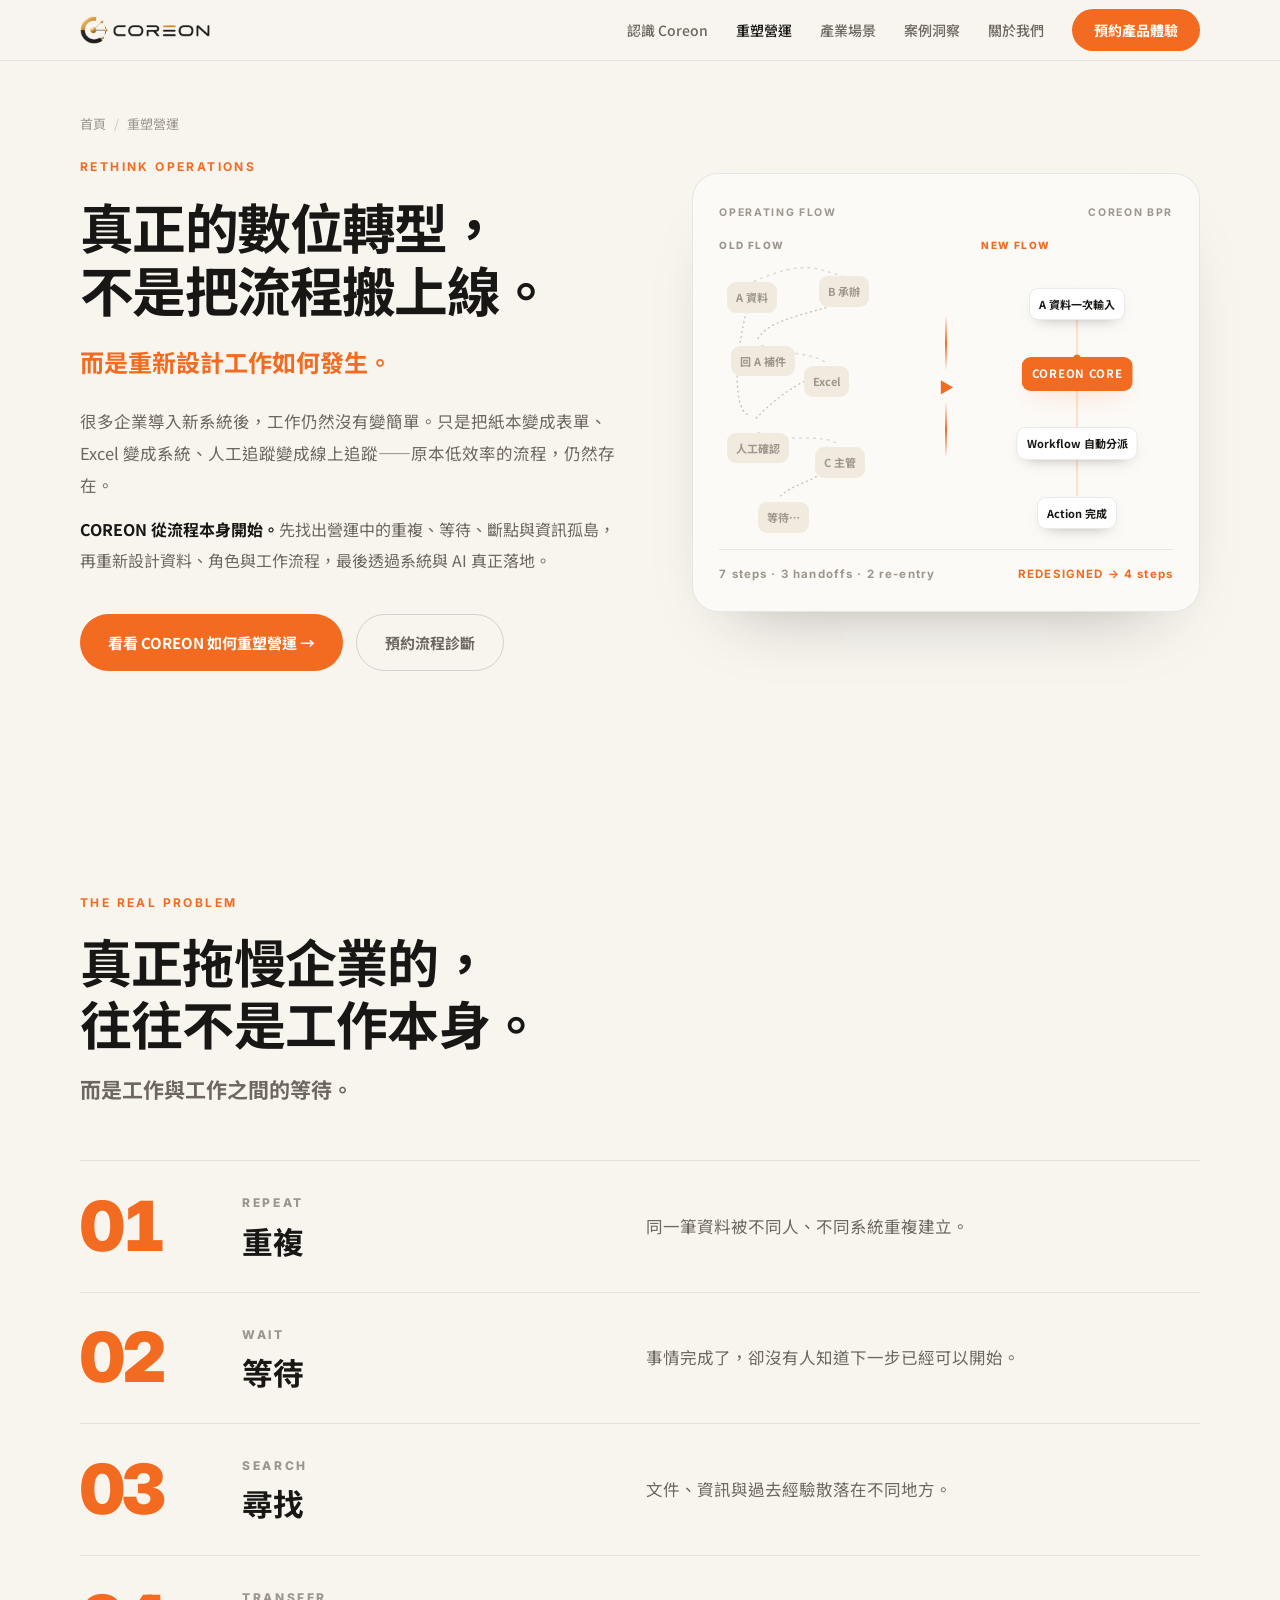
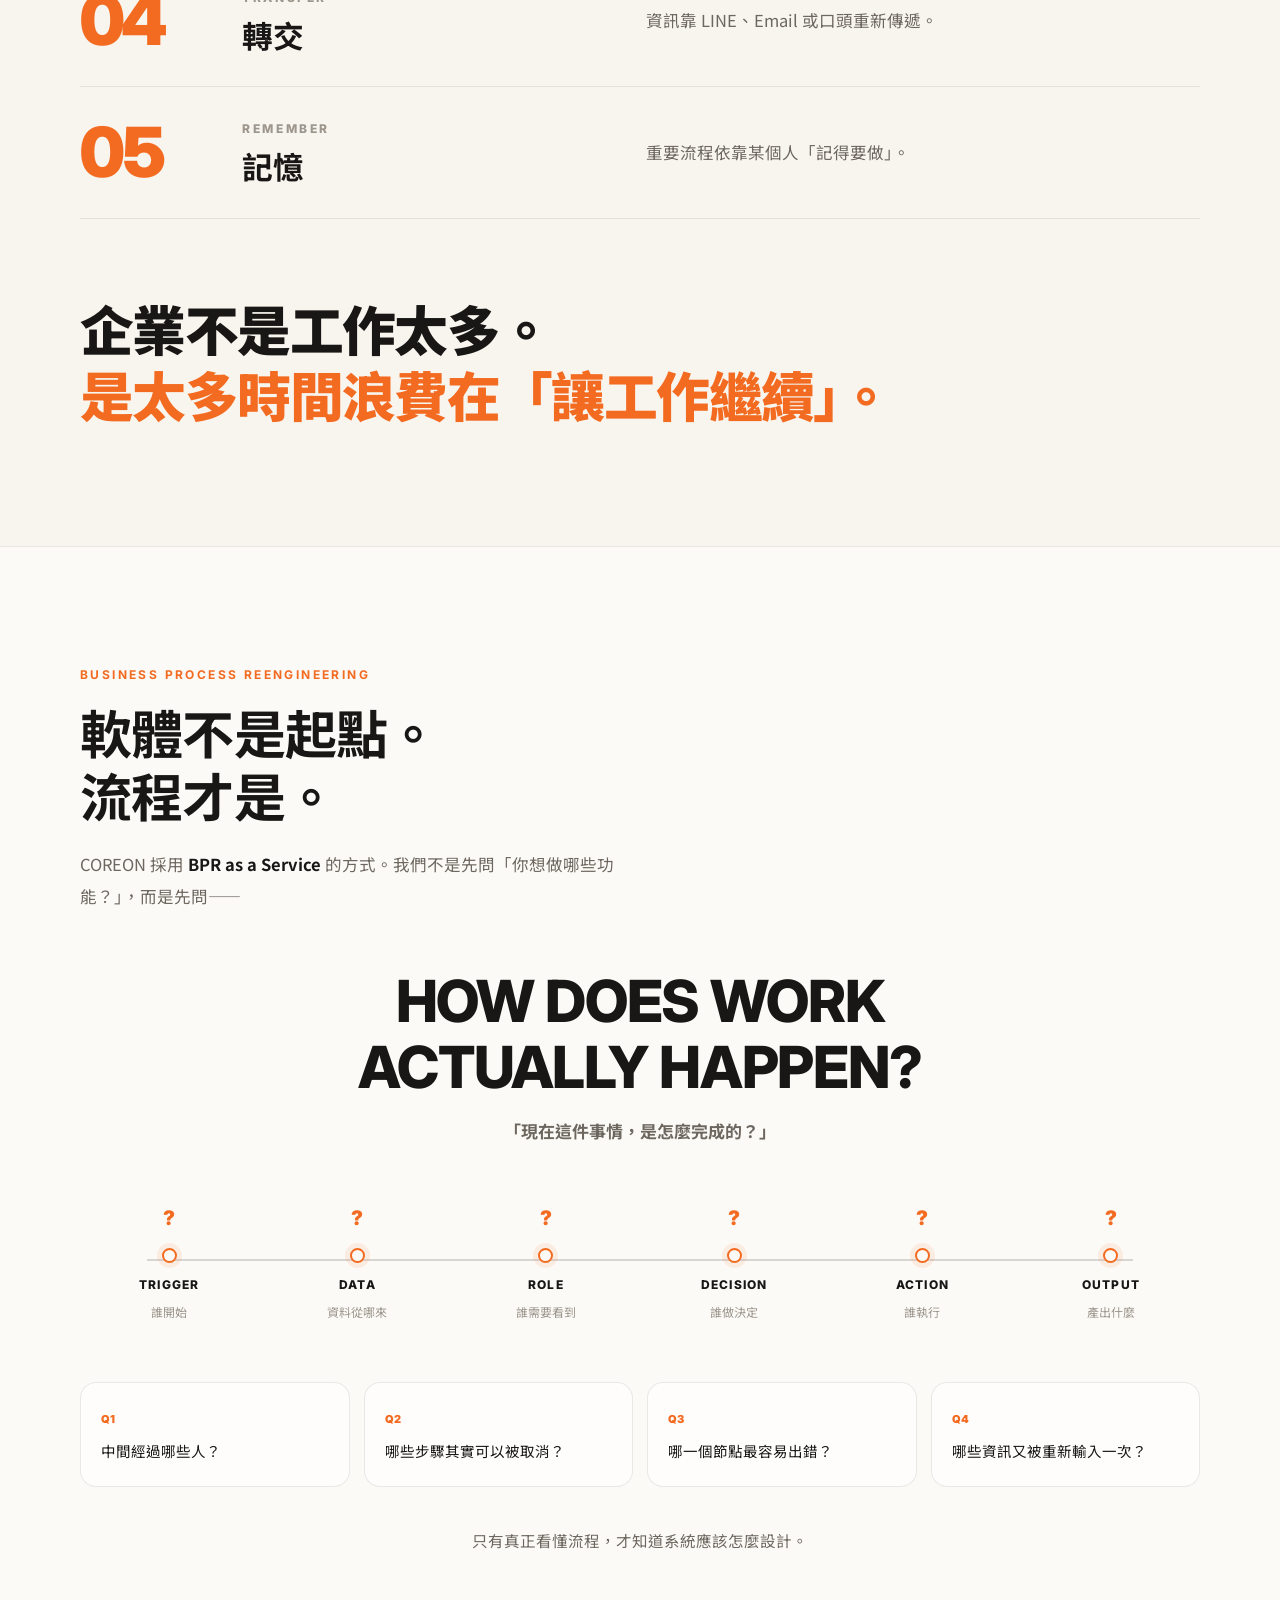
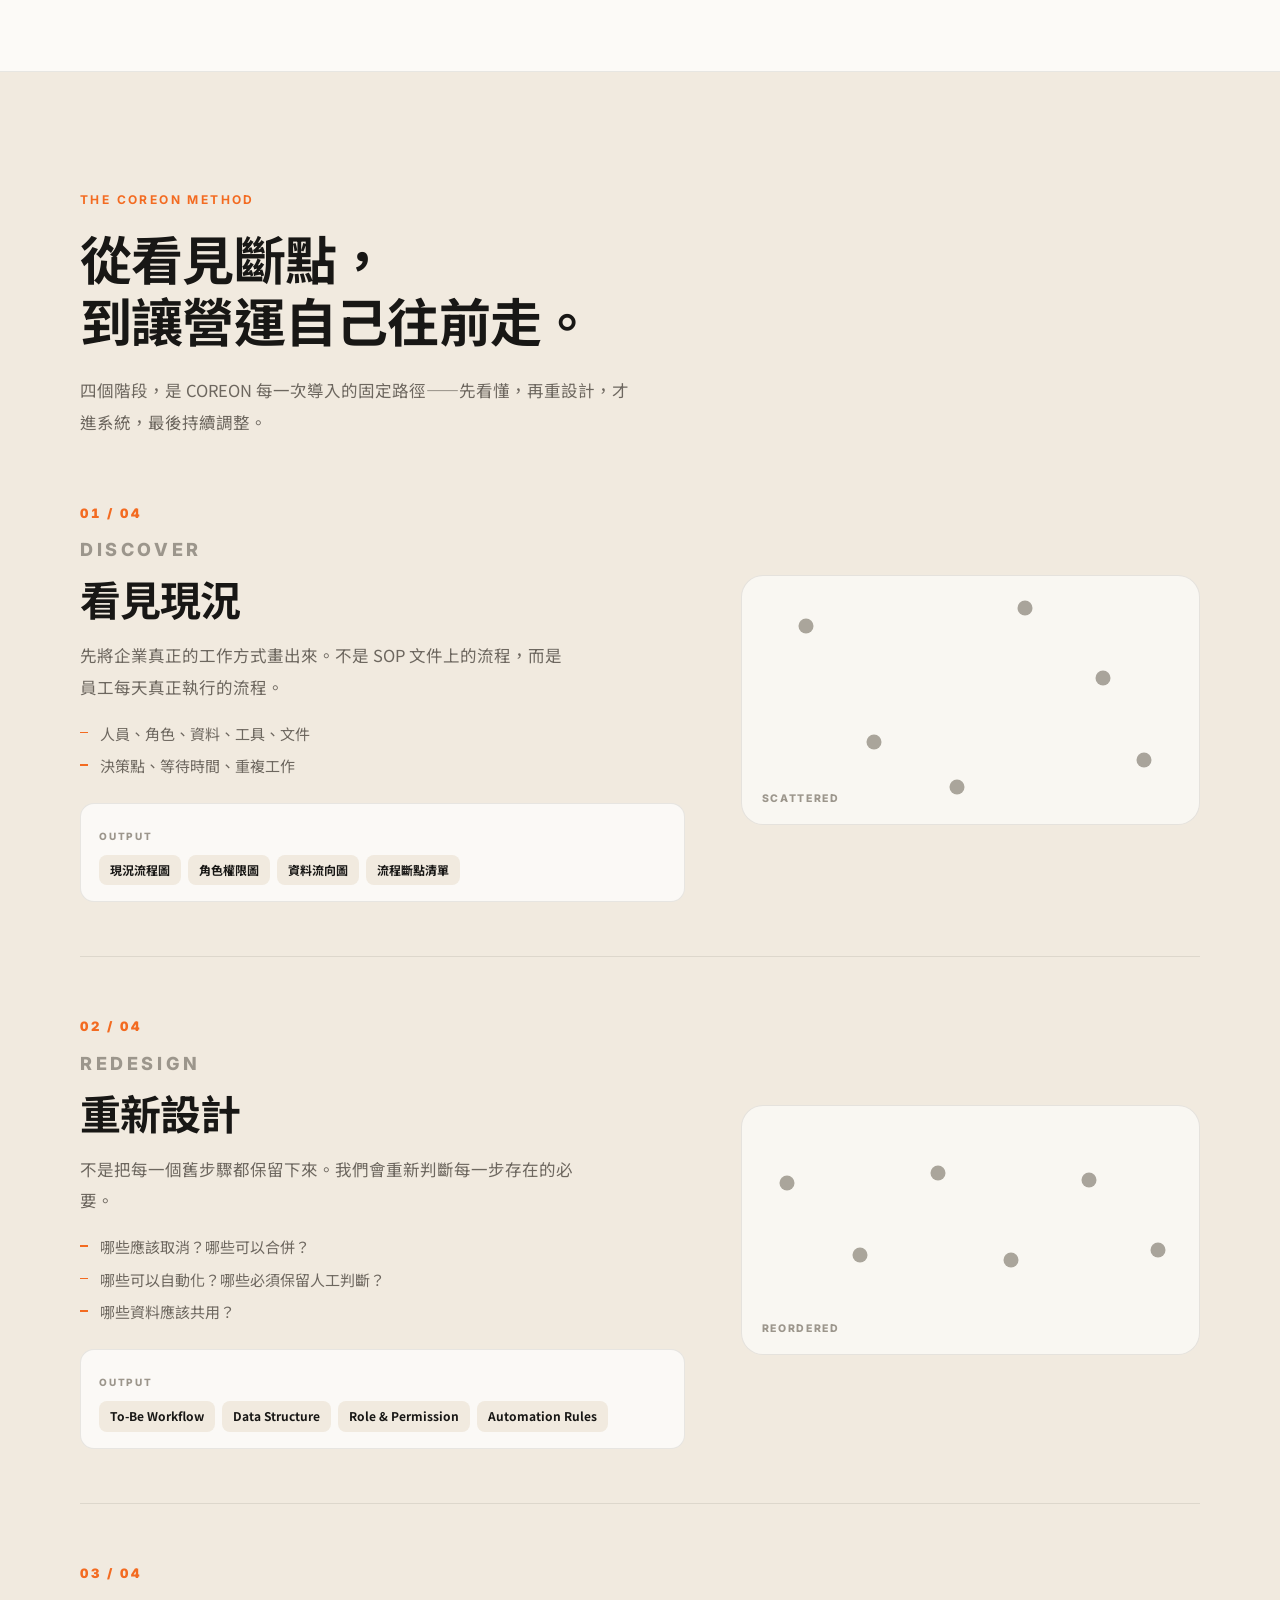
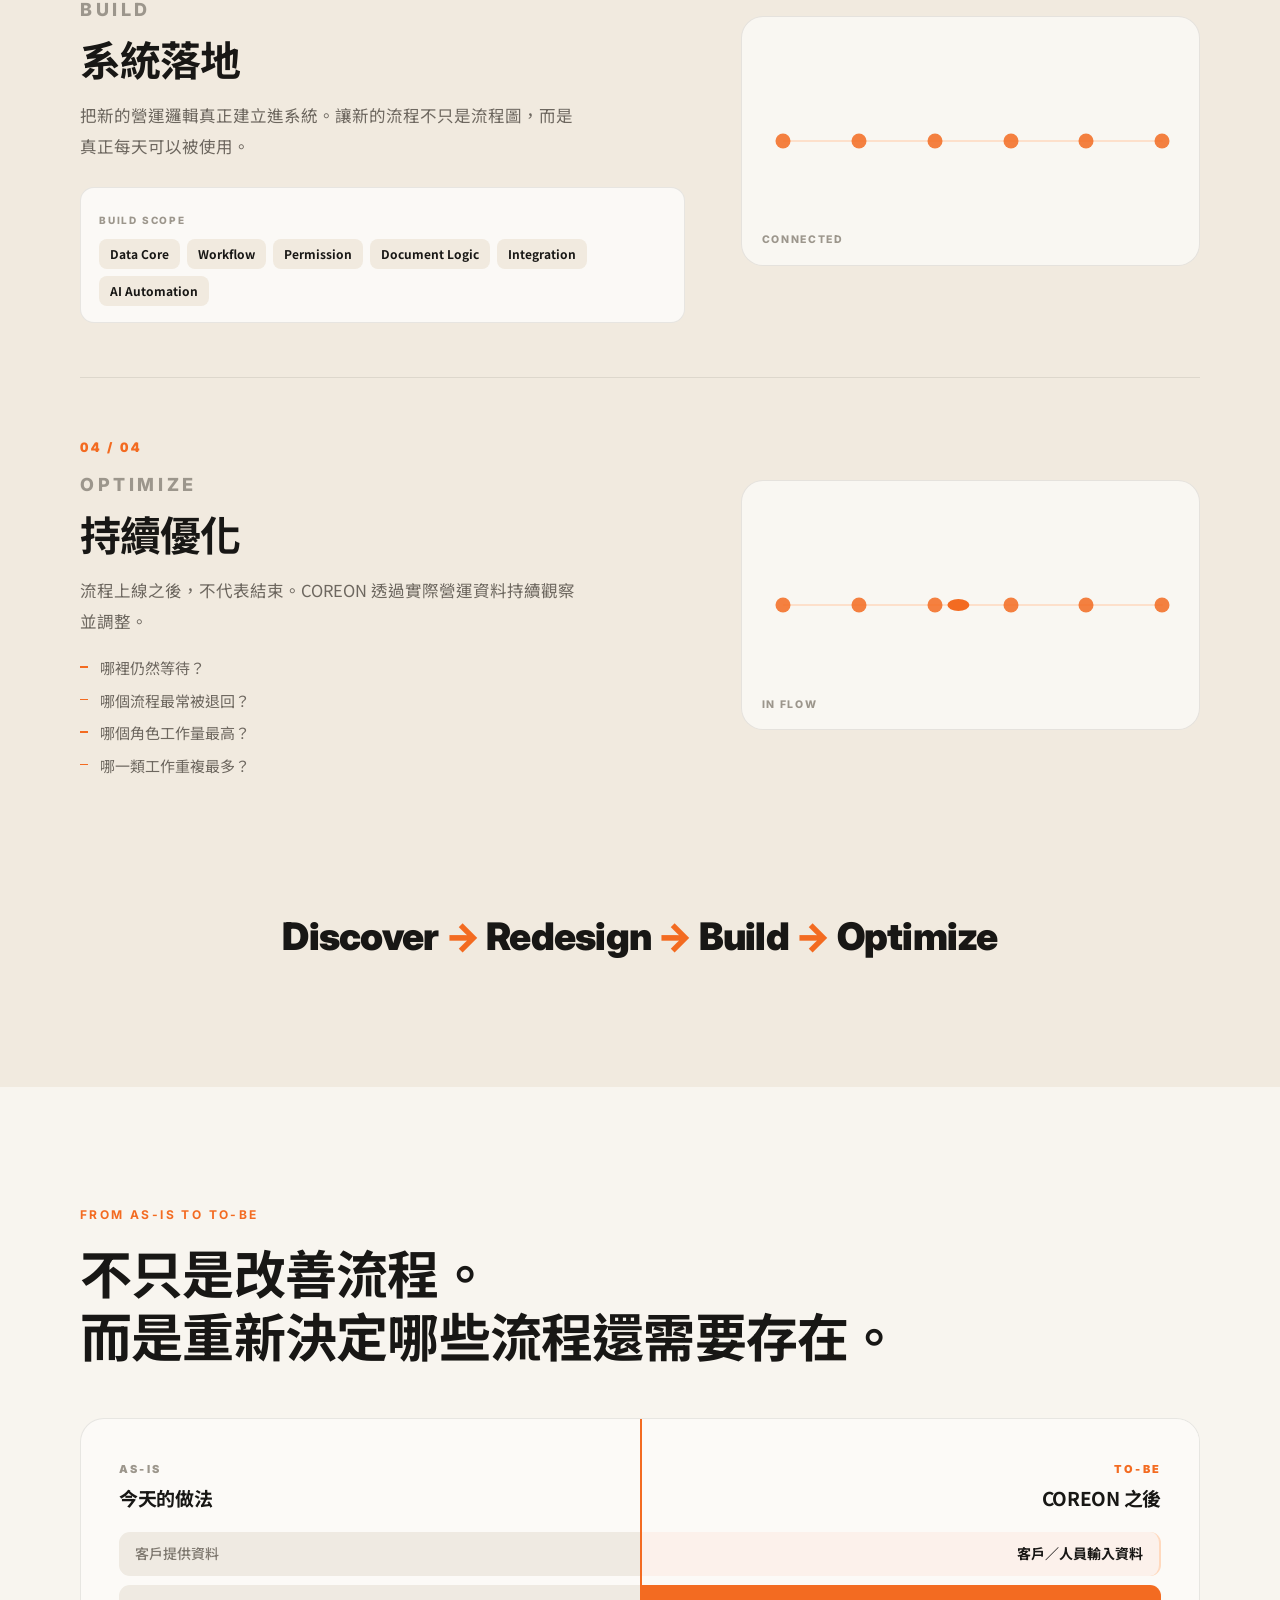
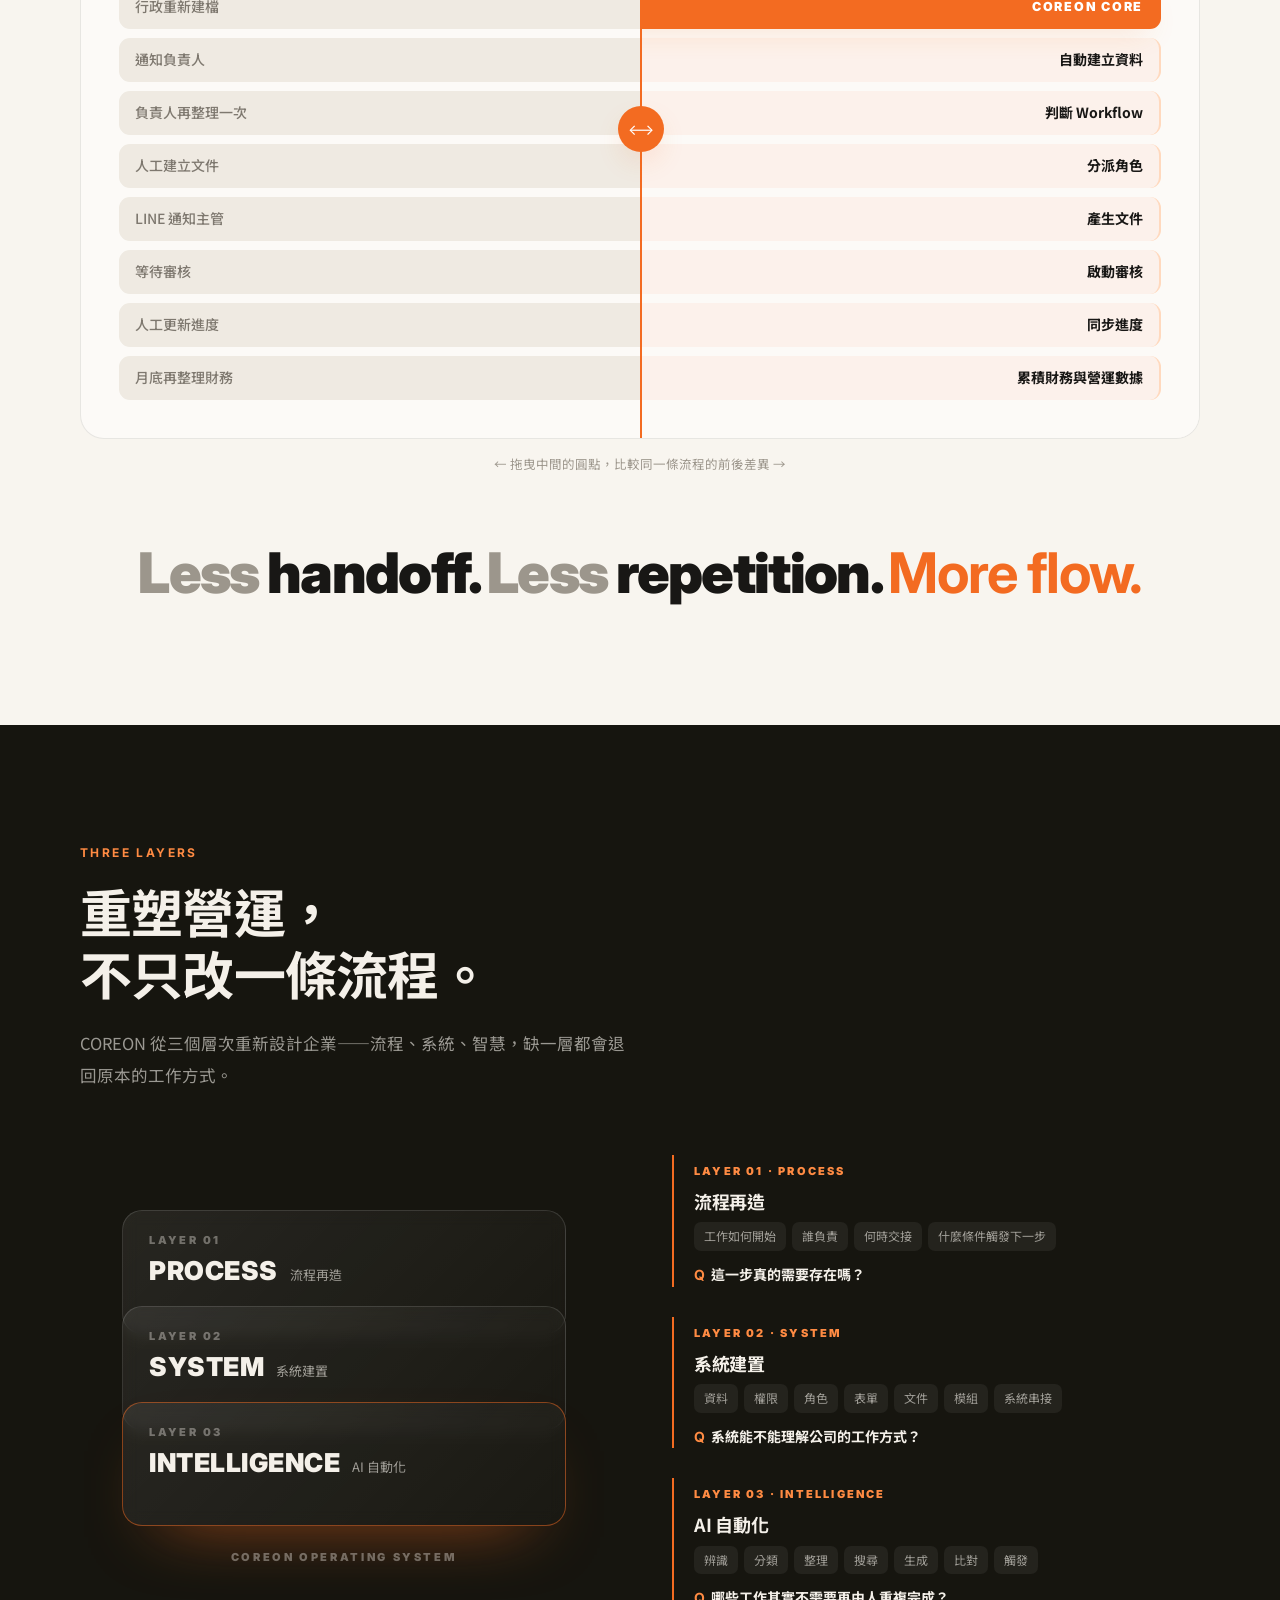
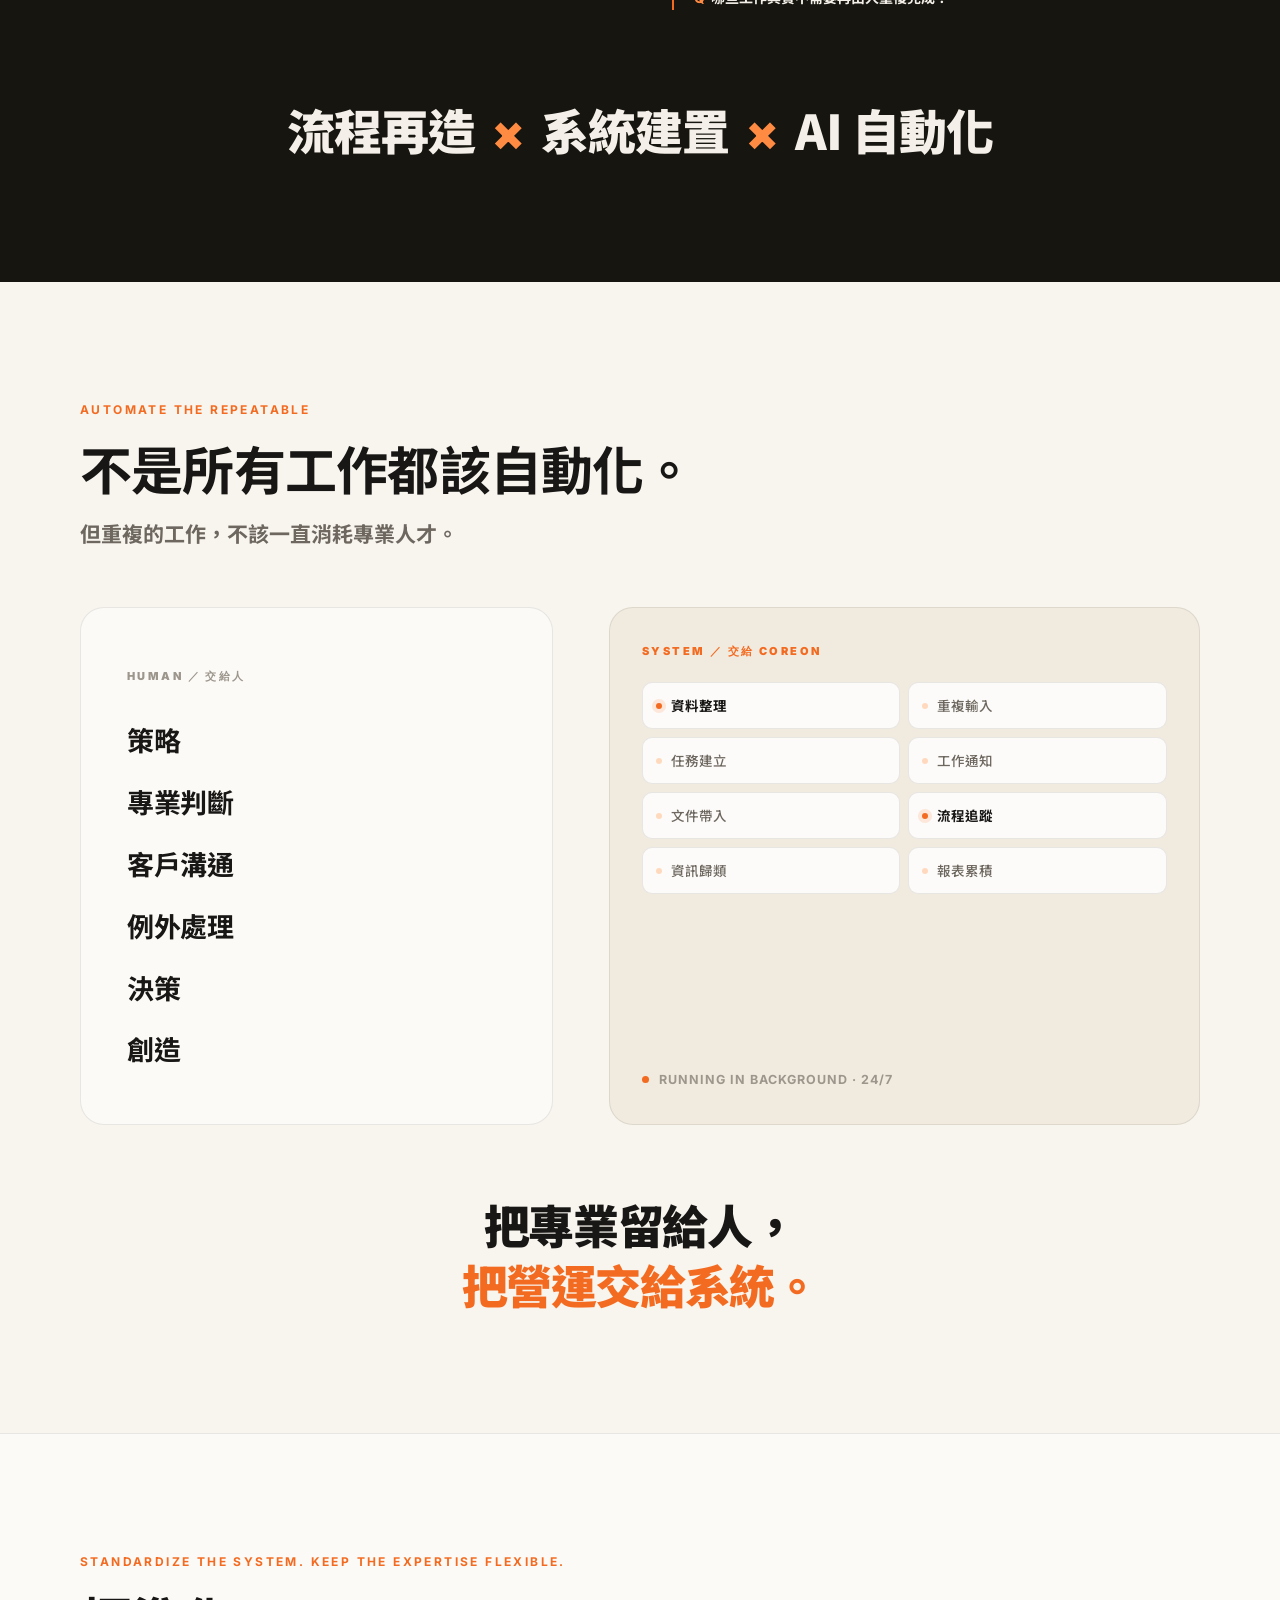
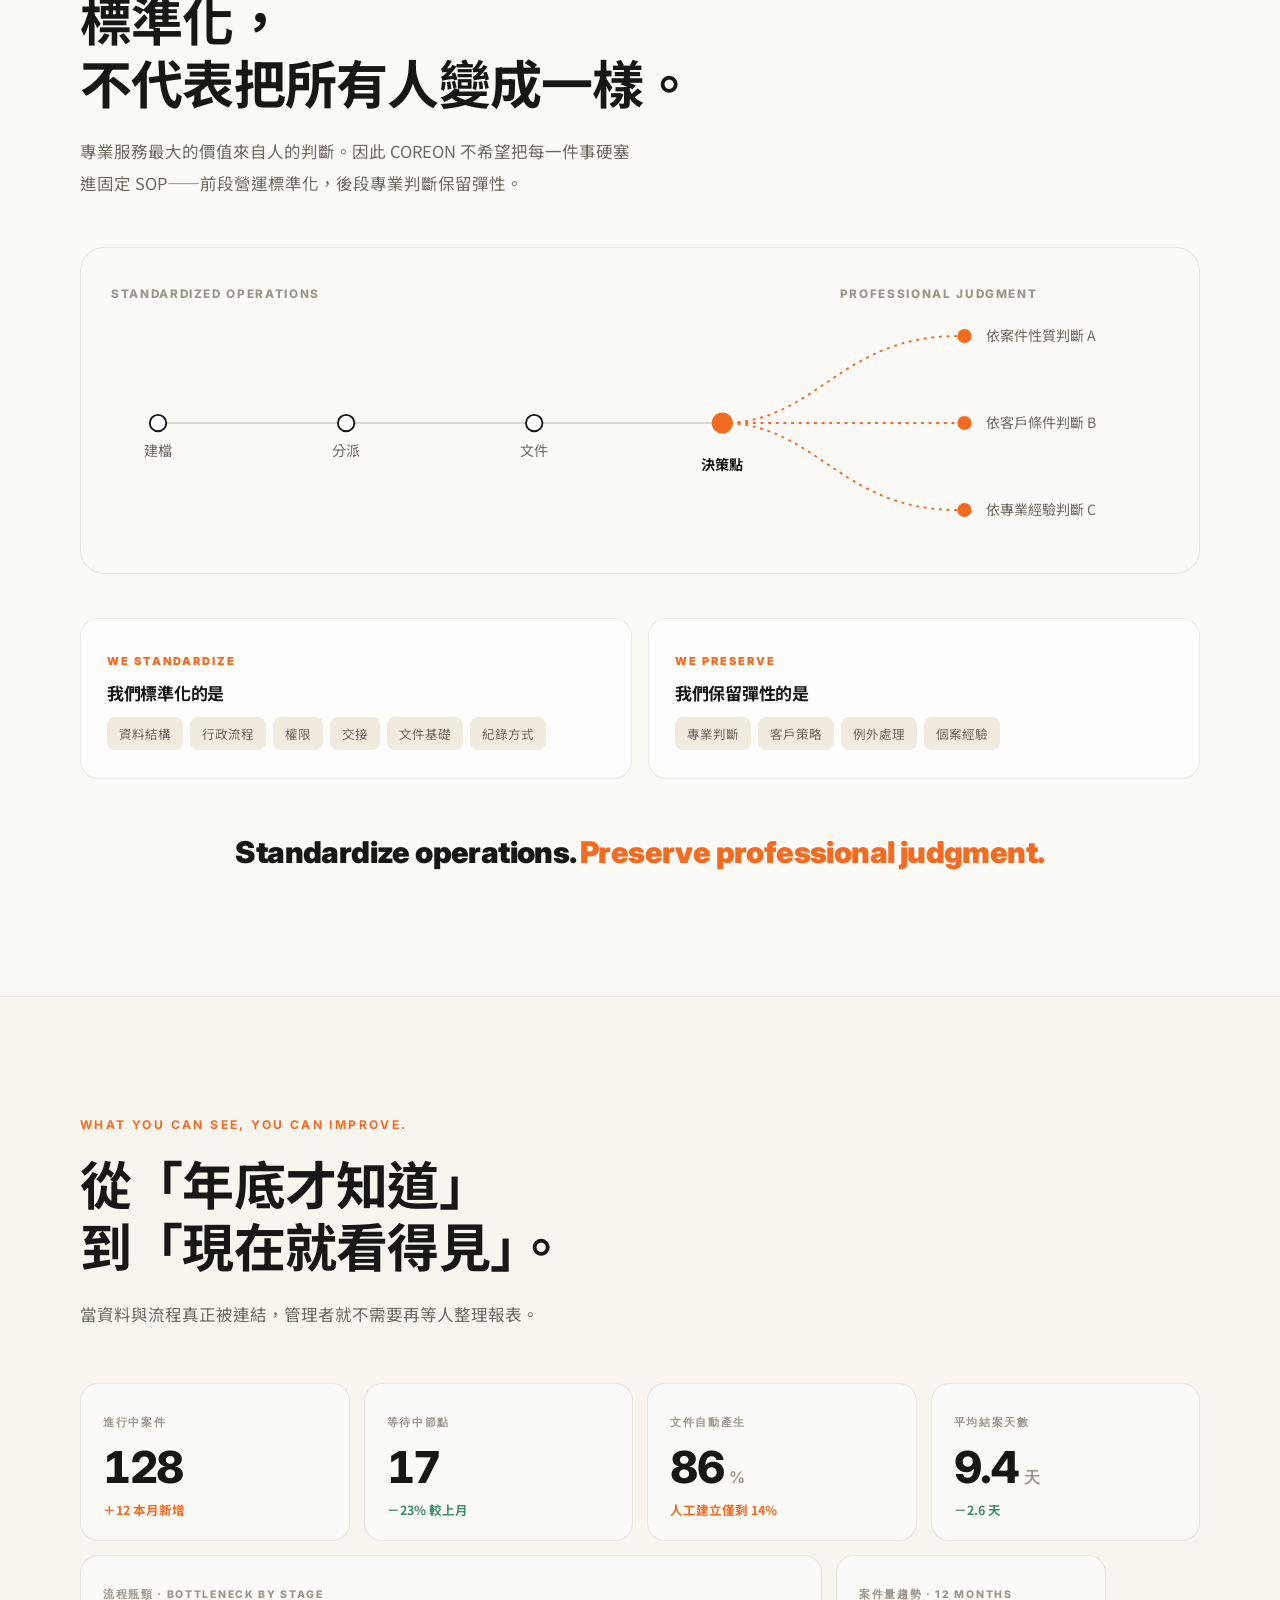
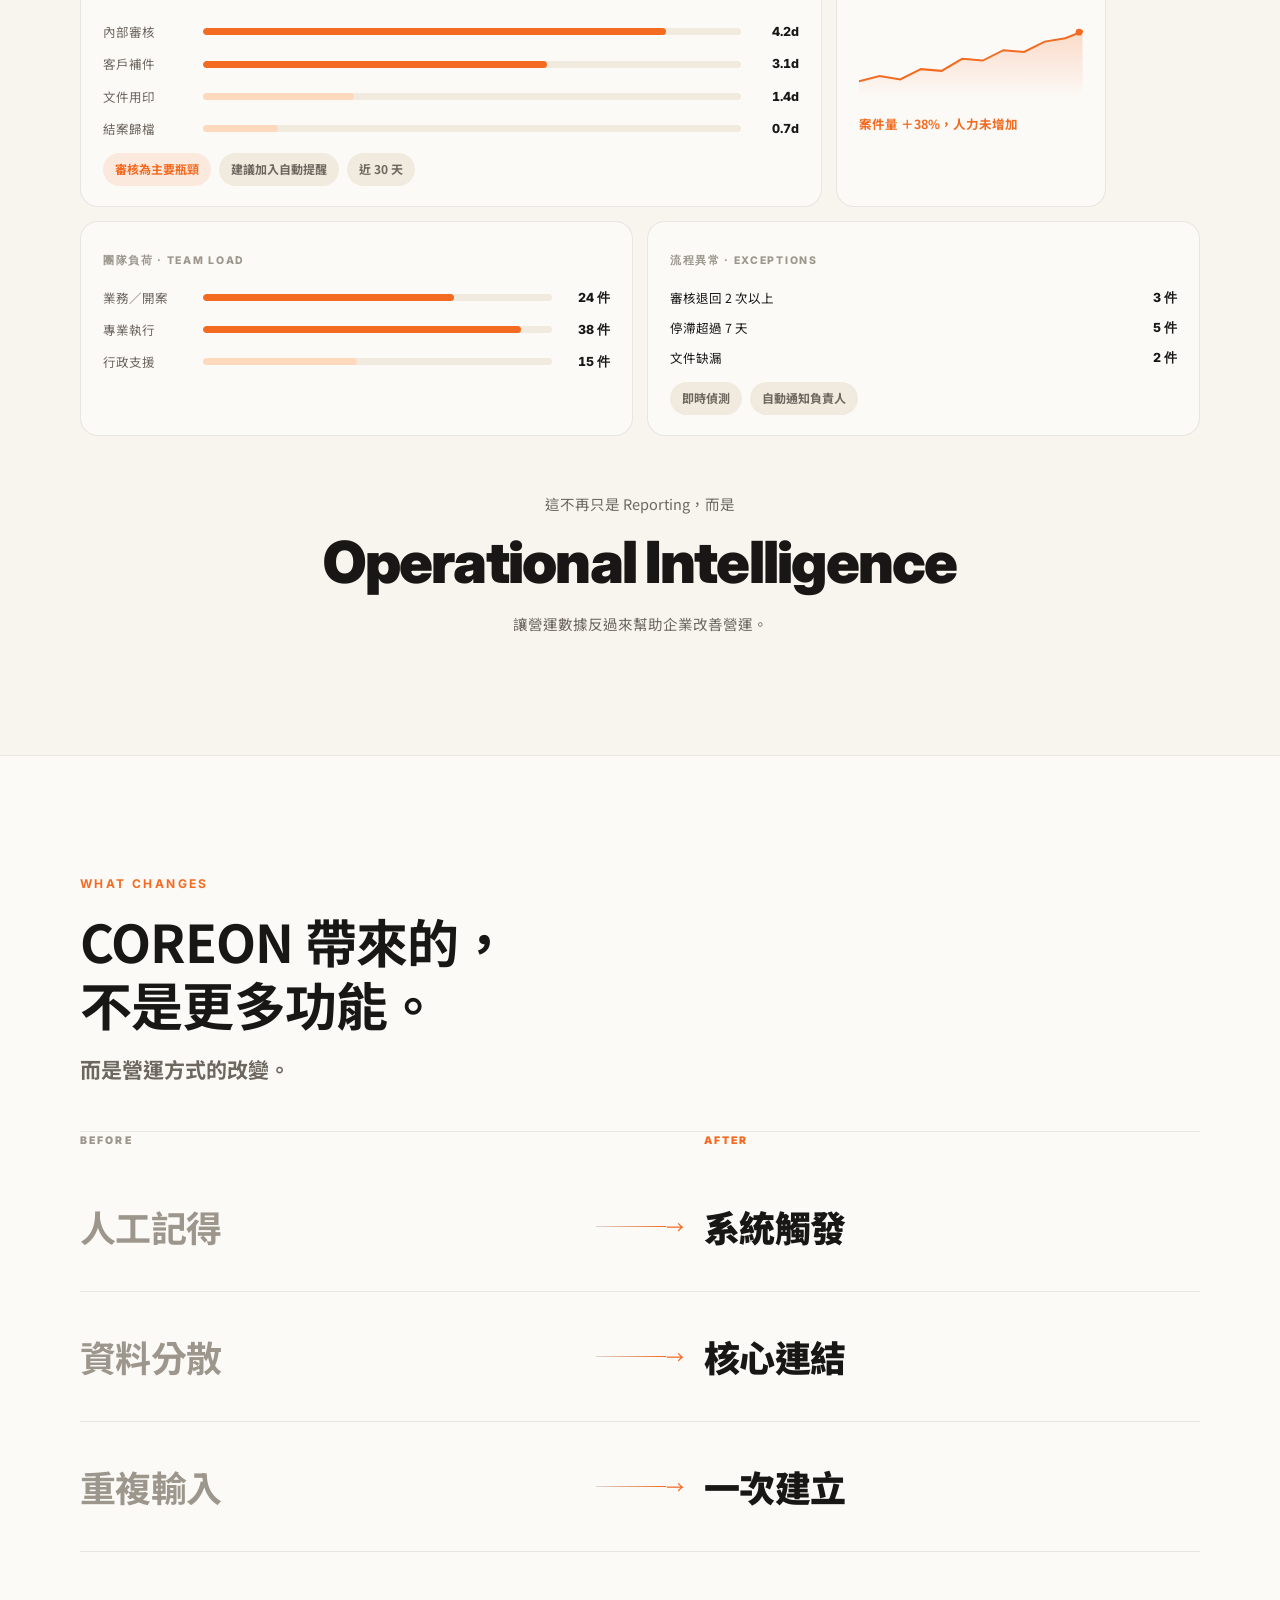
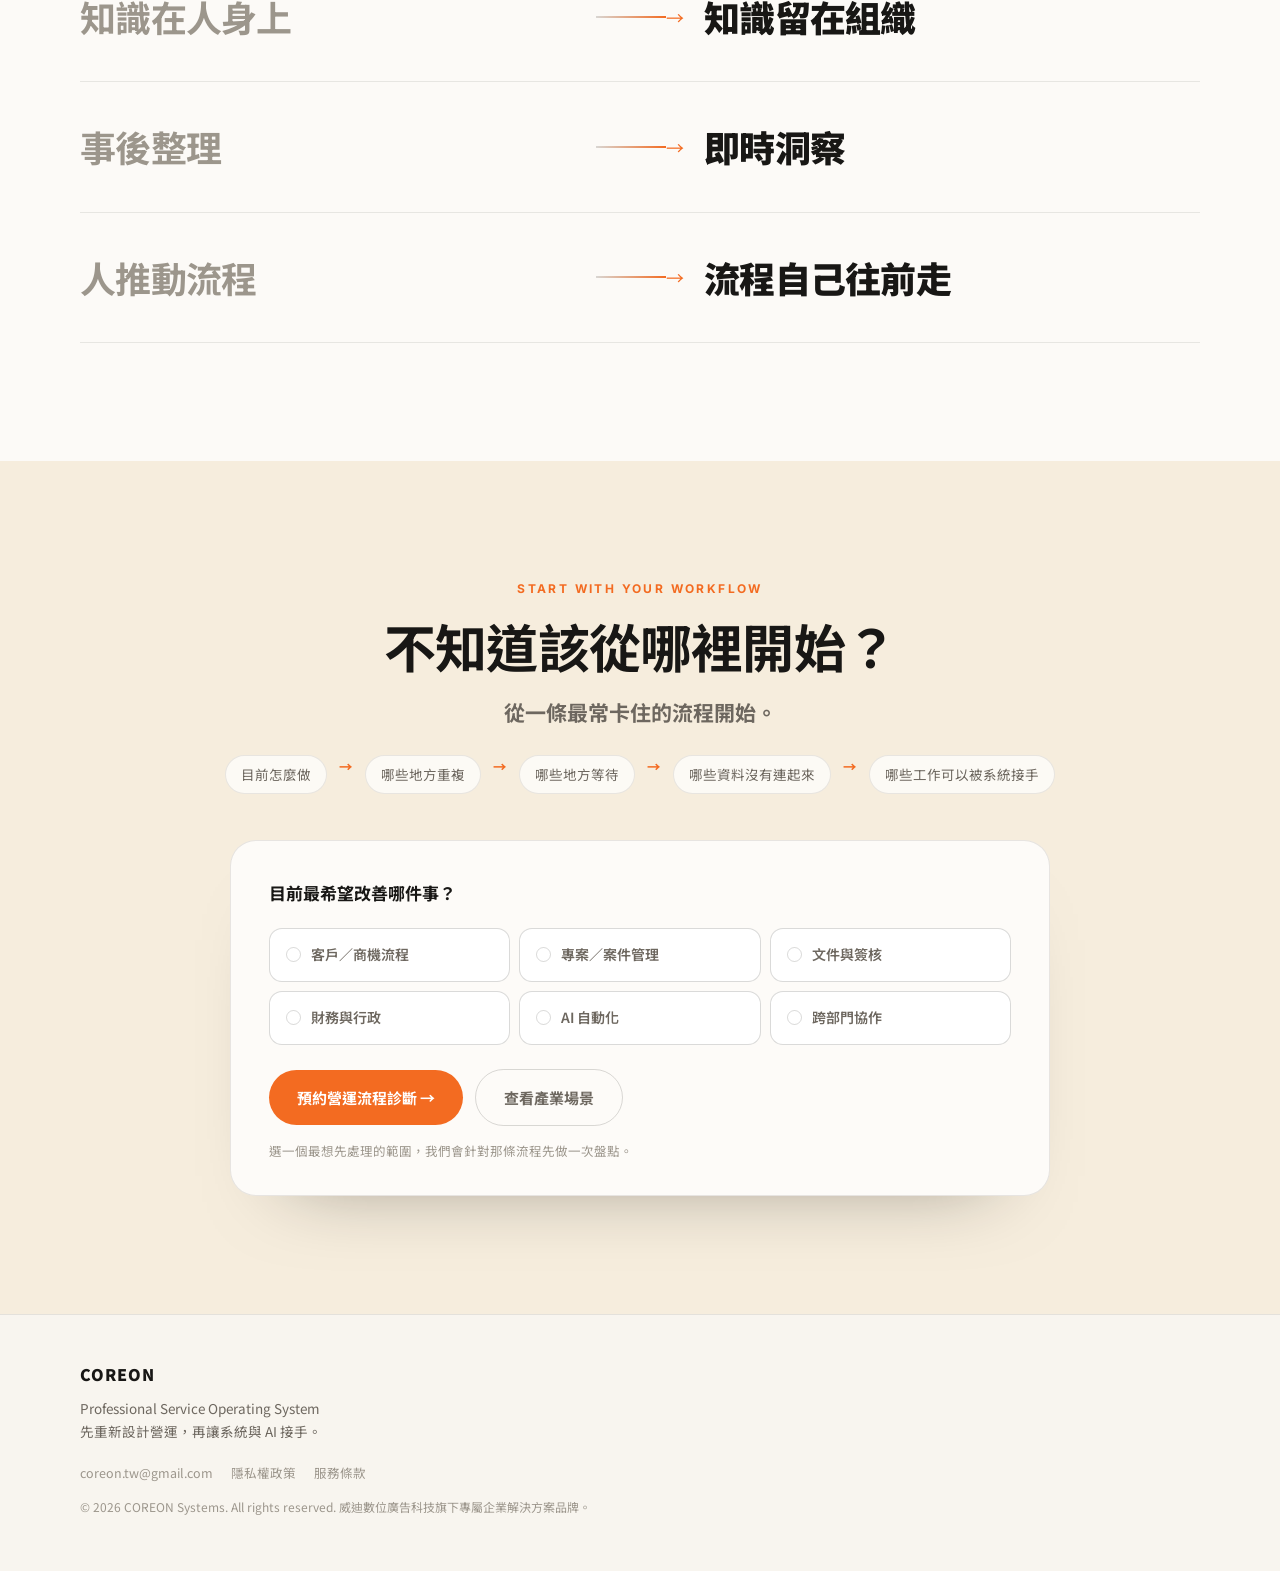
<file: transform/index.html>
<!DOCTYPE html>
<html lang="zh-Hant-TW">
<head>
<meta charset="UTF-8">
<meta name="viewport" content="width=device-width, initial-scale=1">

<!-- Google tag (gtag.js) -->
<script async src="https://www.googletagmanager.com/gtag/js?id=G-TXDZ6K7RPB"></script>
<script>
  window.dataLayer = window.dataLayer || [];
  function gtag(){dataLayer.push(arguments);}
  gtag('js', new Date());
  gtag('config', 'G-TXDZ6K7RPB');
</script>

<title>重塑營運｜COREON 流程再造與系統落地</title>
<meta name="description" content="真正的數位轉型不是把流程搬上線，而是重新設計工作如何發生。COREON 以流程再造、系統建置與 AI 自動化，重新整理專業服務機構的營運：先看懂現況，再重新設計流程，最後讓系統與 AI 接手。">
<link rel="canonical" href="https://coreon.tw/transform/">
<meta property="og:type" content="website">
<meta property="og:site_name" content="COREON">
<meta property="og:title" content="重塑營運｜COREON 流程再造與系統落地">
<meta property="og:description" content="真正的數位轉型，不是把流程搬上線，而是重新設計工作如何發生。">
<meta property="og:url" content="https://coreon.tw/transform/">
<meta property="og:image" content="https://coreon.tw/images/brand/coreon-lockup.webp">
<meta property="og:locale" content="zh_TW">
<meta name="twitter:card" content="summary_large_image">
<meta name="twitter:title" content="重塑營運｜COREON 流程再造與系統落地">
<meta name="twitter:description" content="真正的數位轉型，不是把流程搬上線，而是重新設計工作如何發生。">
<meta name="twitter:image" content="https://coreon.tw/images/brand/coreon-lockup.webp">
<link rel="icon" type="image/x-icon" href="/favicon.ico">
<link rel="icon" type="image/png" sizes="32x32" href="/images/brand/favicon-32x32.png">
<link rel="icon" type="image/png" sizes="16x16" href="/images/brand/favicon-16x16.png">
<link rel="apple-touch-icon" sizes="180x180" href="/images/brand/apple-touch-icon.png">
<link rel="preconnect" href="https://fonts.googleapis.com">
<link rel="preconnect" href="https://fonts.gstatic.com" crossorigin>
<link rel="stylesheet" href="https://fonts.googleapis.com/css2?family=Inter:wght@400;500;600;700;800;900&family=Noto+Sans+TC:wght@400;500;700;900&display=swap">
<style>
/* ============ COREON v2 tokens ============ */
:root{
  --bg-ivory:#F8F5EF; --bg-sand:#F1EADF; --bg-white:#FCFAF7; --bg-gold:#F6EDDD;
  --char:#16150F; --char-2:#211F18;
  --ink:#181715; --ink-soft:#6D675F; --ink-muted:#9C968C;
  --accent:#F36B21; --accent-2:#FF8B43; --accent-soft:#FFD9BE; --accent-glow:rgba(243,107,33,.24);
  --line:rgba(30,25,20,.09); --line-2:rgba(30,25,20,.16);
  --d-ink:#F4F0E9; --d-soft:rgba(244,240,233,.60); --d-muted:rgba(244,240,233,.38); --d-line:rgba(255,255,255,.13);
  --sans:"Noto Sans TC","Inter",system-ui,-apple-system,sans-serif;
  --mono:"Inter",system-ui,sans-serif;
  --maxw:1280px;
}
*{box-sizing:border-box}
html{scroll-behavior:smooth;-webkit-text-size-adjust:100%}
@media (prefers-reduced-motion:reduce){html{scroll-behavior:auto}}
body{margin:0;background:var(--bg-ivory);color:var(--ink);font-family:var(--sans);font-size:16px;line-height:1.7;-webkit-font-smoothing:antialiased;overflow-x:hidden}
h1,h2,h3,h4{margin:0;font-weight:700;text-wrap:balance;letter-spacing:-.015em;line-height:1.24}
p{margin:0}
ul{margin:0}
a{color:inherit;text-decoration:none}
img,svg{display:block;max-width:100%}
:focus-visible{outline:2px solid var(--accent);outline-offset:3px;border-radius:4px}
.wrap{max-width:var(--maxw);margin:0 auto;padding:0 80px}
section{position:relative;padding:118px 0}
.eyebrow{display:block;font-family:var(--mono);font-size:12px;letter-spacing:.2em;text-transform:uppercase;color:var(--accent);font-weight:700;line-height:1.7}
.eyebrow.q{color:var(--ink-muted)}
.h2{font-size:clamp(30px,4.1vw,52px);line-height:1.2;font-weight:700}
.h2-sub{margin-top:18px;font-size:clamp(17px,1.7vw,21px);font-weight:700;color:var(--ink-soft);line-height:1.6}
.lede{margin-top:22px;font-size:16.5px;line-height:1.95;color:var(--ink-soft);max-width:34em}
.lede + .lede{margin-top:14px}
.tnum{font-variant-numeric:tabular-nums}
.center{text-align:center;margin-left:auto;margin-right:auto}

.btn{display:inline-flex;align-items:center;gap:9px;font-weight:700;font-size:15px;border-radius:999px;padding:15px 28px;transition:transform .2s,box-shadow .2s,background .2s,border-color .2s,color .2s;cursor:pointer;border:0;font-family:var(--sans);text-align:center}
.btn-primary{background:var(--accent);color:#fff}
.btn-primary:hover{transform:translateY(-2px);box-shadow:0 16px 36px var(--accent-glow)}
.btn-ghost{background:transparent;color:var(--ink-soft);border:1.5px solid var(--line-2)}
.btn-ghost:hover{border-color:var(--ink);color:var(--ink)}

.reveal{opacity:0;transform:translateY(20px);transition:opacity .7s cubic-bezier(.22,.8,.3,1),transform .7s cubic-bezier(.22,.8,.3,1)}
.reveal.in{opacity:1;transform:none}
.reveal[data-d="1"]{transition-delay:.09s}.reveal[data-d="2"]{transition-delay:.18s}.reveal[data-d="3"]{transition-delay:.27s}
@media (prefers-reduced-motion:reduce){.reveal{opacity:1!important;transform:none!important;transition:none}}

/* ============ nav ============ */
.nav{position:sticky;top:0;z-index:60;backdrop-filter:blur(14px);background:rgba(248,245,239,.88);border-bottom:1px solid var(--line)}
.nav-in{max-width:var(--maxw);margin:0 auto;padding:16px 80px;display:flex;align-items:center;gap:24px}
.nav-logo{height:28px;width:auto}
.nav-links{margin-left:auto;display:flex;align-items:center;gap:28px;list-style:none;padding:0}
.nav-links a{font-size:14px;color:var(--ink-soft);font-weight:500;transition:color .2s}
.nav-links a:hover,.nav-links a[aria-current="page"]{color:var(--ink)}
.nav-cta{font-weight:700!important;color:#fff!important;background:var(--accent);padding:11px 22px;border-radius:999px}
.nav-toggle{display:none;background:transparent;border:1px solid var(--line-2);border-radius:10px;width:40px;height:40px;margin-left:auto;cursor:pointer}
.nav-toggle span,.nav-toggle span::before,.nav-toggle span::after{content:"";display:block;width:16px;height:1.5px;background:var(--ink);position:relative;margin:0 auto}
.nav-toggle span::before{position:absolute;top:-6px}.nav-toggle span::after{position:absolute;top:6px}

.nav-dropdown{position:relative}
.nav-dropdown-panel{position:absolute;top:100%;left:50%;transform:translateX(-50%) translateY(6px);opacity:0;visibility:hidden;
  transition:opacity .18s ease,transform .18s ease;pointer-events:none;background:var(--bg-white);border:1px solid var(--line);
  border-radius:16px;box-shadow:0 24px 48px -16px rgba(24,23,21,.2);padding:10px;min-width:230px;z-index:70}
.nav-dropdown:hover .nav-dropdown-panel,.nav-dropdown:focus-within .nav-dropdown-panel{opacity:1;visibility:visible;transform:translateX(-50%) translateY(0);pointer-events:auto}
.nav-dd-item{display:flex;align-items:center;justify-content:space-between;gap:14px;padding:10px 12px;border-radius:10px;font-size:14px;color:var(--ink)!important;font-weight:500;white-space:nowrap}
.nav-dd-item:hover{background:var(--bg-sand);color:var(--ink)!important}
.nav-dd-item.soon{color:var(--ink-muted)!important}
.nav-dd-tag{font-size:10.5px;font-weight:700;color:var(--ink-muted);background:var(--bg-sand);padding:2px 8px;border-radius:999px}
.nav-dd-divider{height:1px;background:var(--line);margin:6px 4px}
.nav-dd-all{color:var(--accent)!important;font-weight:700;justify-content:flex-start}

/* ============ S01 hero ============ */
.breadcrumb{list-style:none;display:flex;gap:8px;padding:0;margin:0 0 22px;font-size:13px;color:var(--ink-muted)}
.breadcrumb a{color:inherit}
.breadcrumb a:hover{color:var(--accent)}
.breadcrumb li:not(:last-child)::after{content:"/";margin-left:8px;opacity:.5}
.hero{padding-top:52px;padding-bottom:104px}
.hero-grid{display:grid;grid-template-columns:minmax(0,1.08fr) minmax(0,1fr);gap:64px;align-items:center}
.hero h1{font-size:clamp(34px,4.2vw,54px);line-height:1.16;letter-spacing:-.03em;margin-top:18px}
.hero .claim{margin-top:22px;font-size:clamp(18px,2vw,24px);font-weight:700;color:var(--accent)}
.hero .btns{margin-top:38px;display:flex;gap:13px;flex-wrap:wrap}
.hero-note{margin-top:12px;color:var(--ink-soft);font-size:16px;line-height:1.95}
.hero-note b{color:var(--ink);font-weight:700}

/* old flow -> new flow */
.fx{position:relative;padding:30px 26px 26px;border-radius:26px;background:var(--bg-white);border:1px solid var(--line);box-shadow:0 34px 70px -46px rgba(30,25,20,.4)}
.fx-head{display:flex;justify-content:space-between;align-items:baseline;font-family:var(--mono);font-size:10.5px;letter-spacing:.16em;text-transform:uppercase;color:var(--ink-muted);font-weight:700}
.fx-body{display:grid;grid-template-columns:1fr 46px 1fr;gap:12px;align-items:center;margin-top:20px}
.fx-col{position:relative;height:290px}
.fx-lbl{position:absolute;left:0;top:-4px;font-family:var(--mono);font-size:10px;letter-spacing:.14em;font-weight:800;color:var(--ink-muted)}
.fx-col.new .fx-lbl{color:var(--accent)}
.nd{position:absolute;display:flex;align-items:center;justify-content:center;font-size:11px;font-weight:700;border-radius:9px;padding:6px 9px;background:var(--bg-sand);color:var(--ink-muted);white-space:nowrap;transition:all .6s cubic-bezier(.5,0,.2,1)}
.fx-col.new .nd{background:#fff;color:var(--ink);border:1px solid var(--line);box-shadow:0 6px 16px -10px rgba(30,25,20,.5)}
.fx-col.new .nd.core{background:var(--accent);color:#fff;border-color:transparent;box-shadow:0 12px 26px -10px var(--accent-glow);font-size:11.5px;letter-spacing:.06em}
.fx-svg{position:absolute;inset:0;width:100%;height:100%;overflow:visible}
.tangle{fill:none;stroke:var(--line-2);stroke-width:1.3;stroke-dasharray:3 4}
.tangle.loop{stroke:#C9BFB1;stroke-dasharray:2 3}
.clean{fill:none;stroke:var(--accent-soft);stroke-width:1.6}
.pulse{fill:var(--accent)}
.fx-arrow{display:flex;flex-direction:column;align-items:center;gap:8px;color:var(--accent)}
.fx-arrow .bar{width:1.5px;height:56px;background:linear-gradient(180deg,transparent,var(--accent),transparent)}
.fx-arrow .tri{font-size:15px;line-height:1}
.fx-foot{margin-top:18px;padding-top:15px;border-top:1px solid var(--line);display:flex;justify-content:space-between;align-items:center;font-size:11.5px;color:var(--ink-muted);font-family:var(--mono);letter-spacing:.1em;font-weight:700}
.fx-foot .done{color:var(--accent)}
@keyframes dashrun{to{stroke-dashoffset:-140}}
.fx .tangle{animation:dashrun 7s linear infinite}
@media (prefers-reduced-motion:reduce){.fx .tangle{animation:none}}

/* ============ friction list (S02) ============ */
.frict{margin-top:54px;border-top:1px solid var(--line)}
.frow{display:grid;grid-template-columns:128px minmax(0,.8fr) minmax(0,1.2fr);gap:34px;align-items:center;padding:32px 0;border-bottom:1px solid var(--line);transition:background .35s ease}
.frow:hover{background:rgba(255,255,255,.6)}
.fnum{font-family:var(--mono);font-weight:900;font-size:clamp(44px,5.4vw,74px);line-height:.8;letter-spacing:-.05em;color:var(--accent);font-variant-numeric:tabular-nums}
.frow .en{display:block;font-family:var(--mono);font-size:12px;letter-spacing:.22em;font-weight:800;color:var(--ink-muted);text-transform:uppercase}
.frow h3{margin-top:8px;font-size:clamp(21px,2.4vw,31px)}
.frow p{font-size:16.5px;line-height:1.9;color:var(--ink-soft)}

/* ============ method rows (S04) ============ */
.mlist{margin-top:40px}
.mrow{display:grid;grid-template-columns:minmax(0,1fr) minmax(0,.76fr);gap:56px;align-items:center;padding:54px 0;border-top:1px solid var(--line)}
.mrow:first-child{border-top:0;padding-top:20px}
.mn{font-family:var(--mono);font-size:13px;font-weight:900;letter-spacing:.2em;color:var(--accent)}
.mrow h3{margin-top:14px;font-size:clamp(26px,3.2vw,42px);letter-spacing:-.025em}
.mrow h3 span{display:block;font-size:.44em;letter-spacing:.2em;font-family:var(--mono);font-weight:800;color:var(--ink-muted);margin-bottom:12px}
.mtext > p{margin-top:16px;font-size:16.5px;line-height:1.9;color:var(--ink-soft);max-width:30em}
.qlist{margin-top:18px;display:flex;flex-direction:column;gap:7px;padding:0;list-style:none}
.qlist li{font-size:15px;color:var(--ink-soft);padding-left:20px;position:relative}
.qlist li::before{content:"";position:absolute;left:0;top:.72em;width:8px;height:1.5px;background:var(--accent)}
.out{margin-top:24px;padding:16px 18px;border-radius:14px;background:rgba(255,255,255,.72);border:1px solid var(--line)}
.out .k{font-family:var(--mono);font-size:10px;letter-spacing:.18em;font-weight:800;color:var(--ink-muted)}
.out .v{margin-top:8px;display:flex;flex-wrap:wrap;gap:7px}
.out .v span{font-size:12px;font-weight:700;padding:5px 11px;border-radius:8px;background:var(--bg-sand);color:var(--ink)}
/* diagram */
.diag{position:relative;height:250px;border-radius:22px;background:rgba(255,255,255,.6);border:1px solid var(--line);overflow:hidden}
.diag .dn{position:absolute;width:15px;height:15px;border-radius:50%;background:var(--ink-muted);transform:translate(-50%,-50%);transition:left .85s cubic-bezier(.4,0,.2,1),top .85s cubic-bezier(.4,0,.2,1),background .5s;opacity:.85}
.diag[data-stage="3"] .dn,.diag[data-stage="4"] .dn{background:var(--accent)}
.diag-line{position:absolute;inset:0;width:100%;height:100%}
.diag-line path{fill:none;stroke:var(--accent-soft);stroke-width:1.6;stroke-dasharray:600;stroke-dashoffset:600;transition:stroke-dashoffset 1.1s ease}
.diag[data-stage="3"] .diag-line path,.diag[data-stage="4"] .diag-line path{stroke-dashoffset:0}
.diag-dot{opacity:0;transition:opacity .4s}
.diag[data-stage="4"] .diag-dot{opacity:1}
.diag-cap{position:absolute;left:20px;bottom:16px;font-family:var(--mono);font-size:10.5px;letter-spacing:.16em;font-weight:800;color:var(--ink-muted)}
.diag[data-stage="1"] .dn:nth-of-type(1){left:14%;top:20%}.diag[data-stage="1"] .dn:nth-of-type(2){left:62%;top:13%}.diag[data-stage="1"] .dn:nth-of-type(3){left:29%;top:67%}.diag[data-stage="1"] .dn:nth-of-type(4){left:79%;top:41%}.diag[data-stage="1"] .dn:nth-of-type(5){left:47%;top:85%}.diag[data-stage="1"] .dn:nth-of-type(6){left:88%;top:74%}
.diag[data-stage="2"] .dn:nth-of-type(1){left:10%;top:31%}.diag[data-stage="2"] .dn:nth-of-type(2){left:26%;top:60%}.diag[data-stage="2"] .dn:nth-of-type(3){left:43%;top:27%}.diag[data-stage="2"] .dn:nth-of-type(4){left:59%;top:62%}.diag[data-stage="2"] .dn:nth-of-type(5){left:76%;top:30%}.diag[data-stage="2"] .dn:nth-of-type(6){left:91%;top:58%}
.diag[data-stage="3"] .dn,.diag[data-stage="4"] .dn{top:50%}
.diag[data-stage="3"] .dn:nth-of-type(1),.diag[data-stage="4"] .dn:nth-of-type(1){left:9%}
.diag[data-stage="3"] .dn:nth-of-type(2),.diag[data-stage="4"] .dn:nth-of-type(2){left:25.6%}
.diag[data-stage="3"] .dn:nth-of-type(3),.diag[data-stage="4"] .dn:nth-of-type(3){left:42.2%}
.diag[data-stage="3"] .dn:nth-of-type(4),.diag[data-stage="4"] .dn:nth-of-type(4){left:58.8%}
.diag[data-stage="3"] .dn:nth-of-type(5),.diag[data-stage="4"] .dn:nth-of-type(5){left:75.4%}
.diag[data-stage="3"] .dn:nth-of-type(6),.diag[data-stage="4"] .dn:nth-of-type(6){left:92%}

/* ============ S03 BPR ============ */
.bigq{font-family:var(--mono);font-size:clamp(24px,4.6vw,58px);font-weight:800;letter-spacing:-.02em;line-height:1.14;color:var(--ink)}
.wfline{margin-top:56px;display:grid;grid-template-columns:repeat(6,1fr);gap:10px;position:relative}
.wfline::before{content:"";position:absolute;left:6%;right:6%;top:58px;height:1.5px;background:var(--line-2)}
.wfn{position:relative;display:flex;flex-direction:column;align-items:center;gap:12px;text-align:center}
.wfn .q{height:26px;font-family:var(--mono);font-size:20px;font-weight:900;color:var(--accent);opacity:0;transform:translateY(6px);transition:opacity .5s,transform .5s}
.wfn.ask .q{opacity:1;transform:none}
.wfn .dot{width:15px;height:15px;border-radius:50%;background:var(--bg-white);border:2px solid var(--line-2);position:relative;z-index:2;margin-top:9px}
.wfn.ask .dot{border-color:var(--accent);box-shadow:0 0 0 5px rgba(243,107,33,.1)}
.wfn .lb{font-family:var(--mono);font-size:12px;font-weight:800;letter-spacing:.1em;color:var(--ink)}
.wfn .zh{font-size:12px;color:var(--ink-muted);margin-top:-6px}
.qgrid{margin-top:60px;display:grid;grid-template-columns:repeat(4,1fr);gap:14px}
.qcard{padding:20px 20px 22px;border-radius:16px;border:1px solid var(--line);background:rgba(255,255,255,.62)}
.qcard span{font-family:var(--mono);font-size:11px;font-weight:900;color:var(--accent)}
.qcard p{margin-top:9px;font-size:14.5px;line-height:1.7;color:var(--ink)}

/* ============ S05 as-is / to-be ============ */
.ba{position:relative;margin-top:52px;border-radius:24px;overflow:hidden;border:1px solid var(--line);background:var(--bg-white);user-select:none;touch-action:pan-y}
.ba-pane{padding:34px 38px 38px}
.ba-pane .ttl{font-family:var(--mono);font-size:11px;letter-spacing:.2em;font-weight:900;color:var(--ink-muted)}
.ba-pane h4{margin-top:6px;font-size:19px}
.ba-rows{margin-top:22px;display:grid;grid-auto-rows:44px;gap:9px}
.ba-row{display:flex;align-items:center;gap:12px;padding:0 16px;border-radius:11px;font-size:14px;font-weight:500}
.ba-before .ba-row{background:#EFEAE2;color:#7E786F}
.ba-before .ba-row .m{margin-left:auto;font-family:var(--mono);font-size:10.5px;letter-spacing:.08em;color:#A9A298;font-weight:700}
.ba-after{position:absolute;inset:0;background:var(--bg-white);border-left:1px solid var(--line)}
.ba-after{text-align:right}
.ba-after .ba-row{flex-direction:row-reverse}
.ba-after .ba-row .m{margin-left:0;margin-right:auto}
.ba-after .ba-row{border-left:0;border-right:2px solid var(--accent-soft)}
.ba-after .ttl{color:var(--accent)}
.ba-after .ba-row{background:rgba(243,107,33,.06);color:var(--ink);font-weight:700}
.ba-after .ba-row.core{background:var(--accent);color:#fff;border-right-color:transparent;font-family:var(--mono);letter-spacing:.14em;font-size:12.5px;font-weight:900;box-shadow:0 14px 30px -14px var(--accent-glow)}
.ba-after .ba-row .m{margin-left:auto;font-family:var(--mono);font-size:10.5px;letter-spacing:.08em;color:var(--accent);font-weight:800}
.ba-after .ba-row.core .m{color:rgba(255,255,255,.8)}
.ba-handle{position:absolute;top:0;bottom:0;width:2px;background:var(--accent);z-index:5;cursor:ew-resize}
.ba-handle::after{content:"⟷";position:absolute;top:50%;left:50%;transform:translate(-50%,-50%);width:46px;height:46px;border-radius:50%;background:var(--accent);color:#fff;display:flex;align-items:center;justify-content:center;font-size:15px;box-shadow:0 12px 30px -8px var(--accent-glow)}
.ba-hint{margin-top:14px;text-align:center;font-size:12.5px;color:var(--ink-muted)}
.bigline{margin-top:66px;text-align:center;font-size:clamp(26px,4.4vw,56px);font-weight:900;letter-spacing:-.03em;line-height:1.2;font-family:var(--mono)}
.bigline i{font-style:normal;color:var(--ink-muted)}
.bigline b{color:var(--accent)}

/* ============ S06 dark layers ============ */
.dark{background:var(--char);color:var(--d-ink)}
.dark .h2{color:var(--d-ink)}
.dark .lede{color:var(--d-soft)}
.dark .eyebrow{color:var(--accent-2)}
.layers{position:relative;margin-top:64px;display:grid;grid-template-columns:1fr 1fr;gap:64px;align-items:center}
.lstack{position:relative;height:412px}
.lyr{position:absolute;left:8%;right:8%;height:124px;border-radius:20px;border:1px solid var(--d-line);background:linear-gradient(135deg,rgba(255,255,255,.075),rgba(255,255,255,.02));backdrop-filter:blur(8px);padding:20px 26px;transition:transform 1s cubic-bezier(.3,.9,.3,1),opacity .8s;display:flex;flex-direction:column;gap:5px}
.lyr .lk{font-family:var(--mono);font-size:11px;letter-spacing:.22em;font-weight:900;color:var(--d-muted)}
.lyr h4{font-family:var(--mono);font-size:26px;letter-spacing:.02em;font-weight:900}
.lyr .zh{font-size:13px;color:var(--d-soft)}
.lrow{display:flex;align-items:baseline;gap:12px;flex-wrap:wrap}
.lyr:nth-child(1){top:34px;transform:translateY(60px);opacity:0}
.lyr:nth-child(2){top:130px;transform:translateY(60px);opacity:0}
.lyr:nth-child(3){top:226px;transform:translateY(60px);opacity:0}
.lstack.in .lyr{opacity:1}
.lstack.in .lyr:nth-child(1){transform:none;transition-delay:0s}
.lstack.in .lyr:nth-child(2){transform:none;transition-delay:.18s}
.lstack.in .lyr:nth-child(3){transform:none;transition-delay:.36s}
.lstack.in .lyr:nth-child(3){border-color:rgba(243,107,33,.5);box-shadow:0 30px 70px -40px rgba(243,107,33,.75)}
.lstack .os{position:absolute;left:8%;right:8%;top:372px;text-align:center;font-family:var(--mono);font-size:11px;letter-spacing:.24em;font-weight:900;color:var(--d-muted);opacity:0;transition:opacity .7s .8s}
.lstack.in .os{opacity:1}
.ldesc{display:flex;flex-direction:column;gap:30px}
.ldesc .item{padding-left:20px;border-left:2px solid var(--d-line)}
.ldesc .item.on{border-left-color:var(--accent)}
.ldesc .item .lk{font-family:var(--mono);font-size:11px;letter-spacing:.2em;font-weight:900;color:var(--accent-2)}
.ldesc .item h4{margin-top:8px;font-size:18px}
.ldesc .item .tags{margin-top:10px;display:flex;flex-wrap:wrap;gap:6px}
.ldesc .item .tags span{font-size:12px;padding:4px 10px;border-radius:7px;background:rgba(255,255,255,.06);color:var(--d-soft)}
.ldesc .item .qq{margin-top:12px;font-size:14px;color:var(--d-ink);font-weight:700}
.ldesc .item .qq::before{content:"Q ";font-family:var(--mono);color:var(--accent-2);letter-spacing:.1em}
.brandline{margin-top:88px;text-align:center;font-size:clamp(24px,4vw,48px);font-weight:900;letter-spacing:-.02em;line-height:1.3}
.brandline em{font-style:normal;color:var(--accent-2);font-family:var(--mono);margin:0 .35em}

/* ============ S07 human / system ============ */
.hs{margin-top:56px;display:grid;grid-template-columns:minmax(0,1fr) minmax(0,1.25fr);gap:56px;align-items:stretch}
.hs-h{padding:52px 46px;border-radius:24px;border:1px solid var(--line);background:var(--bg-white);display:flex;flex-direction:column;justify-content:center}
.hs-h .k{font-family:var(--mono);font-size:11px;letter-spacing:.22em;font-weight:900;color:var(--ink-muted)}
.hs-h ul{list-style:none;padding:0;margin-top:30px;display:flex;flex-direction:column;gap:16px}
.hs-h li{font-size:clamp(20px,2.3vw,27px);font-weight:700;letter-spacing:-.01em}
.hs-s{padding:34px 32px;border-radius:24px;border:1px solid var(--line);background:var(--bg-sand);position:relative;overflow:hidden;display:flex;flex-direction:column}
.hs-s .hs-pane{display:flex;flex-direction:column;flex:1}
.hs-foot{margin-top:auto;padding-top:22px;display:flex;align-items:center;gap:10px;font-size:12.5px;color:var(--ink-muted);font-family:var(--mono);letter-spacing:.08em;font-weight:700}
.hs-foot i{width:7px;height:7px;border-radius:50%;background:var(--accent);animation:beat 1.8s ease-in-out infinite}
@keyframes beat{0%,100%{box-shadow:0 0 0 0 rgba(243,107,33,.35)}50%{box-shadow:0 0 0 7px rgba(243,107,33,0)}}
@media (prefers-reduced-motion:reduce){.hs-foot i{animation:none}}
.hs-s .k{font-family:var(--mono);font-size:11px;letter-spacing:.22em;font-weight:900;color:var(--accent)}
.hs-list{list-style:none;padding:0;margin-top:22px;display:grid;grid-template-columns:1fr 1fr;gap:8px}
.hs-list li{display:flex;align-items:center;gap:9px;font-size:13.5px;font-weight:500;background:rgba(255,255,255,.8);border:1px solid var(--line);border-radius:10px;padding:11px 13px;color:var(--ink-soft)}
.hs-list li b{width:6px;height:6px;border-radius:50%;background:var(--accent-soft);flex:none}
.hs-list li.run b{background:var(--accent);box-shadow:0 0 0 4px rgba(243,107,33,.14)}
.hs-list li.run{color:var(--ink);font-weight:700}
.hs-toggle{display:none;margin-top:26px;gap:8px}
.hs-toggle button{flex:1;border:1px solid var(--line-2);background:transparent;border-radius:999px;padding:11px;font-family:var(--sans);font-weight:700;font-size:13.5px;color:var(--ink-soft);cursor:pointer}
.hs-toggle button.on{background:var(--accent);border-color:var(--accent);color:#fff}

/* ============ S08 standardize ============ */
.split-wrap{margin-top:48px;border-radius:24px;border:1px solid var(--line);background:var(--bg-white);padding:34px 30px}
.split-svg{width:100%;height:auto}
.split-svg .base{fill:none;stroke:var(--line-2);stroke-width:1.6}
.split-svg .brn{fill:none;stroke:var(--accent);stroke-width:1.6;stroke-dasharray:2.5 4}
.split-svg .nd{fill:#fff;stroke:var(--ink);stroke-width:1.6}
.split-svg .ndg{fill:var(--accent);stroke:none}
.split-svg text{font-family:"Noto Sans TC",sans-serif;font-size:12px;fill:var(--ink-soft)}
.split-svg text.lbl{font-family:Inter,sans-serif;font-size:10px;letter-spacing:.14em;font-weight:800;fill:var(--ink-muted)}
.std-two{margin-top:44px;display:grid;grid-template-columns:1fr 1fr;gap:16px}
.std-card{padding:26px 26px 28px;border-radius:18px;border:1px solid var(--line);background:rgba(255,255,255,.6)}
.std-card .k{font-family:var(--mono);font-size:11px;letter-spacing:.18em;font-weight:900;color:var(--accent)}
.std-card h4{margin-top:10px;font-size:17px}
.std-card .tags{margin-top:14px;display:flex;flex-wrap:wrap;gap:7px}
.std-card .tags span{font-size:12.5px;padding:6px 12px;border-radius:8px;background:var(--bg-sand);color:var(--ink-soft)}

/* ============ S09 visibility ============ */
.dash{margin-top:52px;display:grid;grid-template-columns:repeat(12,1fr);gap:14px}
.card{border-radius:18px;border:1px solid var(--line);background:var(--bg-white);padding:22px 22px 20px}
.card .k{font-family:var(--mono);font-size:10.5px;letter-spacing:.16em;font-weight:800;color:var(--ink-muted)}
.card .big{margin-top:12px;font-family:var(--mono);font-size:44px;font-weight:800;letter-spacing:-.03em;font-variant-numeric:tabular-nums;line-height:1}
.card .big s{text-decoration:none;font-size:16px;color:var(--ink-muted);margin-left:6px;font-weight:700}
.card .delta{margin-top:10px;font-size:12.5px;font-weight:700;color:var(--accent)}
.card .delta.down{color:#3E8E6E}
.c4{grid-column:span 3}.c6{grid-column:span 6}.c8{grid-column:span 8}.c12{grid-column:span 12}
.bars{margin-top:16px;display:flex;flex-direction:column;gap:11px}
.bar{display:grid;grid-template-columns:88px 1fr 46px;align-items:center;gap:12px;font-size:12.5px;color:var(--ink-soft)}
.bar .t{height:7px;border-radius:5px;background:var(--bg-sand);overflow:hidden}
.bar .t i{display:block;height:100%;border-radius:5px;background:var(--accent);width:0;transition:width 1.1s cubic-bezier(.3,.9,.3,1)}
.bar .t i.calm{background:var(--accent-soft)}
.bar .v{text-align:right;font-family:var(--mono);font-weight:800;color:var(--ink);font-variant-numeric:tabular-nums}
.spark{margin-top:16px}
.spark path.ln{fill:none;stroke:var(--accent);stroke-width:2;stroke-linecap:round}
.spark path.ar{fill:url(#sparkg);stroke:none}
.stat-row{margin-top:14px;display:flex;flex-wrap:wrap;gap:8px}
.chip{font-size:12px;font-weight:700;padding:6px 12px;border-radius:999px;background:var(--bg-sand);color:var(--ink-soft)}
.chip.hot{background:rgba(243,107,33,.12);color:var(--accent)}
.oi{margin-top:56px;text-align:center}
.oi .small{font-size:14.5px;color:var(--ink-soft)}
.oi h3{margin-top:10px;font-family:var(--mono);font-size:clamp(28px,4.6vw,58px);font-weight:900;letter-spacing:-.03em}

/* ============ S10 before/after value ============ */
.vlist{margin-top:44px;border-top:1px solid var(--line)}
.vrow{display:grid;grid-template-columns:1fr 88px 1fr;align-items:center;gap:20px;padding:34px 0;border-bottom:1px solid var(--line)}
.vrow .b{font-size:clamp(20px,3vw,36px);font-weight:700;color:var(--ink-muted);letter-spacing:-.02em}
.vrow .a{font-size:clamp(20px,3vw,36px);font-weight:900;color:var(--ink);letter-spacing:-.02em}
.vrow .mid{display:flex;align-items:center;justify-content:center;color:var(--accent);font-size:18px}
.vrow .mid i{display:block;width:100%;height:1.5px;background:linear-gradient(90deg,var(--line-2),var(--accent))}
.vhead{display:grid;grid-template-columns:1fr 88px 1fr;gap:20px;font-family:var(--mono);font-size:10.5px;letter-spacing:.2em;font-weight:900;color:var(--ink-muted);padding-bottom:12px}
.vhead .a{color:var(--accent)}

/* ============ S11 CTA ============ */
.gold{background:var(--bg-gold)}
.diagbox{margin-top:46px;max-width:820px;margin-left:auto;margin-right:auto;padding:38px 38px 34px;border-radius:26px;background:rgba(255,255,255,.78);border:1px solid rgba(30,25,20,.1);box-shadow:0 40px 80px -60px rgba(30,25,20,.5)}
.diagbox .q{font-size:17px;font-weight:700}
.opts{margin-top:20px;display:grid;grid-template-columns:1fr 1fr 1fr;gap:9px}
.opt{display:flex;align-items:center;gap:10px;padding:14px 16px;border-radius:13px;border:1px solid var(--line-2);background:#fff;font-size:14px;font-weight:600;cursor:pointer;transition:border-color .2s,background .2s,color .2s;color:var(--ink-soft)}
.opt input{position:absolute;opacity:0;width:0;height:0}
.opt .rd{width:15px;height:15px;border-radius:50%;border:1.5px solid var(--line-2);flex:none;transition:.2s;position:relative}
.opt:hover{border-color:var(--ink-muted)}
.opt.on{border-color:var(--accent);background:rgba(243,107,33,.05);color:var(--ink)}
.opt.on .rd{border-color:var(--accent);background:var(--accent);box-shadow:inset 0 0 0 3px #fff}
.diagbox .go{margin-top:24px;display:flex;gap:12px;align-items:center;flex-wrap:wrap}
.cta-steps{display:flex;flex-wrap:wrap;justify-content:center;gap:10px;margin-top:26px;font-size:13.5px;color:var(--ink-soft)}
.cta-steps span{background:rgba(255,255,255,.7);border:1px solid var(--line);border-radius:999px;padding:7px 15px}
.cta-steps b{color:var(--accent);font-weight:800;margin:0 2px}

/* mobile sticky cta */
.mcta{position:fixed;left:0;right:0;bottom:0;z-index:70;display:none;padding:10px 16px calc(10px + env(safe-area-inset-bottom));background:rgba(248,245,239,.94);backdrop-filter:blur(12px);border-top:1px solid var(--line)}
.mcta a{display:block;text-align:center;background:var(--accent);color:#fff;font-weight:700;border-radius:999px;padding:14px;font-size:15px}

footer{border-top:1px solid var(--line);padding:46px 0 54px;background:var(--bg-ivory)}
.foot-brand{font-weight:900;font-size:16px;letter-spacing:.06em}
.foot-tag{margin-top:8px;color:var(--ink-soft);font-size:13.5px;line-height:1.75}
.foot-legal{display:flex;gap:18px;list-style:none;padding:0;margin:18px 0 0;font-size:12.5px;color:var(--ink-muted);flex-wrap:wrap}
.foot-copy{margin-top:14px;font-size:12px;color:var(--ink-muted)}

/* ============ responsive ============ */
@media(max-width:1120px){
  .wrap,.nav-in{padding-left:44px;padding-right:44px}
  .hero-grid{gap:44px}
}
@media(max-width:960px){
  .nav-in{padding:14px 22px}
  .nav-links{display:none;position:absolute;top:100%;left:0;right:0;flex-direction:column;align-items:flex-start;gap:0;background:var(--bg-white);border-bottom:1px solid var(--line);padding:8px 22px 20px}
  .nav-links.is-open{display:flex}
  .nav-links li{width:100%}.nav-links a{display:block;padding:12px 0;width:100%}
  .nav-links .nav-cta{margin-top:8px;text-align:center}
  .nav-toggle{display:inline-flex;align-items:center;justify-content:center}
  .nav-dropdown-panel{position:static!important;transform:none!important;left:auto!important;opacity:1;visibility:visible;pointer-events:auto;box-shadow:none;border:0;background:transparent;padding:2px 0 6px 16px;min-width:0;display:flex;flex-direction:column}
  .nav-dd-item{display:flex!important;width:100%!important;padding:8px 0!important;font-size:13.5px}
  .nav-dd-divider{display:none}
  .wrap{padding-left:22px;padding-right:22px}
  section{padding:76px 0}
  .hero{padding-top:44px;padding-bottom:70px}
  .hero-grid{grid-template-columns:1fr;gap:40px}
  .fx-body{grid-template-columns:1fr;gap:6px}
  .fx-col{height:236px}
  .fx-arrow{flex-direction:row;gap:10px;justify-content:center;padding:6px 0}
  .fx-arrow .bar{width:56px;height:1.5px;background:linear-gradient(90deg,transparent,var(--accent),transparent)}
  .fx-arrow .tri{transform:rotate(-90deg)}
  .frow{grid-template-columns:56px minmax(0,1fr);gap:4px 16px;padding:22px 0;align-items:start}
  .fnum{font-size:34px;line-height:1;padding-top:2px}
  .frow p{grid-column:2;font-size:15px;margin-top:8px}
  .mrow{grid-template-columns:1fr;gap:26px;padding:34px 0}
  .mrow:first-child{padding-top:8px}
  .mrow h3{font-size:24px}
  .mtext > p{font-size:15.5px}
  .diag{height:170px}
  .qgrid{grid-template-columns:1fr 1fr}
  .wfline{grid-template-columns:repeat(3,1fr);gap:22px 10px}
  .wfline::before{display:none}
  .ba-after{position:static;inset:auto;clip-path:none!important;border-left:0;border-top:1px solid var(--line);text-align:left}
  .ba-after .ba-row{flex-direction:row;border-right:0;border-left:2px solid var(--accent-soft)}
  .ba-after .ba-row .m{margin-left:auto;margin-right:0}
  .ba-handle,.ba-hint{display:none}
  .layers{grid-template-columns:1fr;gap:40px}
  .lstack{height:330px}
  .hs{grid-template-columns:1fr;gap:0}
  .hs-h{padding:28px 22px}
  .hs-s{padding:0 22px}
  .hs-s .hs-pane.on{padding:24px 0 26px}
  .hs-h{border-bottom-left-radius:0;border-bottom-right-radius:0}
  .hs-s{border-top-left-radius:0;border-top-right-radius:0;border-top:0}
  .hs-pane{display:none}.hs-pane.on{display:block}
  .hs-s .hs-pane{display:none}.hs-s .hs-pane.on{display:flex}
  .hs-toggle{display:flex}
  .hs-list{grid-template-columns:1fr}
  .std-two,.opts{grid-template-columns:1fr}
  .dash{grid-template-columns:1fr 1fr}
  .c4,.c6,.c8{grid-column:span 1}.c12{grid-column:span 2}
  .vrow,.vhead{grid-template-columns:1fr;gap:8px;text-align:left}
  .vrow{padding:24px 0}
  .vrow .mid{justify-content:flex-start;width:40px}
  .vrow .mid i{display:none}
  .vhead .a{display:none}.vhead .mid{display:none}
  .diagbox{padding:26px 20px}
  .mcta{display:block}
  body{padding-bottom:74px}
}
@media(max-width:520px){
  .dash{grid-template-columns:1fr}.c12{grid-column:span 1}
  .qgrid{grid-template-columns:1fr}
}
</style>

<script type="application/ld+json">
{ "@context":"https://schema.org","@type":"BreadcrumbList","itemListElement":[
  {"@type":"ListItem","position":1,"name":"首頁","item":"https://coreon.tw/"},
  {"@type":"ListItem","position":2,"name":"重塑營運","item":"https://coreon.tw/transform/"}
]}
</script>
</head>
<body>

<header class="nav">
  <div class="nav-in">
    <a href="/" aria-label="COREON 首頁"><img class="nav-logo" src="/images/brand/coreon-horizontal.webp" alt="COREON"></a>
    <button class="nav-toggle" id="navToggle" aria-expanded="false" aria-controls="navLinks" aria-label="開啟選單"><span></span></button>
    <ul class="nav-links" id="navLinks">
      <li><a href="/understand/">認識 Coreon</a></li>
      <li><a href="/transform/" aria-current="page">重塑營運</a></li>
      <li class="nav-dropdown">
        <a href="/industries/">產業場景</a>
        <div class="nav-dropdown-panel">
          <a href="/industries/finance/" class="nav-dd-item">金融服務</a>
          <a href="/industries/#choose" class="nav-dd-item">法律服務</a>
          <a href="/industries/accounting/" class="nav-dd-item">財會稅務</a>
          <a href="/industries/#choose" class="nav-dd-item">顧問服務</a>
          <div class="nav-dd-divider"></div>
          <a href="/industries/#more" class="nav-dd-item soon">建築設計<span class="nav-dd-tag">規劃中</span></a>
          <a href="/industries/#more" class="nav-dd-item soon">醫療健康<span class="nav-dd-tag">規劃中</span></a>
          <a href="/industries/#more" class="nav-dd-item soon">其他專業服務<span class="nav-dd-tag">規劃中</span></a>
          <div class="nav-dd-divider"></div>
          <a href="/industries/" class="nav-dd-item nav-dd-all">產業場景總覽 →</a>
        </div>
      </li>
      <li><a href="/insights/">案例洞察</a></li>
      <li><a href="/about/">關於我們</a></li>
      <li><a href="https://lin.ee/829kkoG" target="_blank" rel="noopener" class="nav-cta">預約產品體驗</a></li>
    </ul>
  </div>
</header>

<main>

<!-- ============ 01 HERO ============ -->
<section class="hero">
  <div class="wrap hero-grid">
    <div class="reveal">
      <ol class="breadcrumb"><li><a href="/">首頁</a></li><li>重塑營運</li></ol>
      <span class="eyebrow">Rethink Operations</span>
      <h1>真正的數位轉型，<br>不是把流程搬上線。</h1>
      <p class="claim">而是重新設計工作如何發生。</p>
      <p class="lede">很多企業導入新系統後，工作仍然沒有變簡單。只是把紙本變成表單、Excel 變成系統、人工追蹤變成線上追蹤——原本低效率的流程，仍然存在。</p>
      <p class="hero-note"><b>COREON 從流程本身開始。</b>先找出營運中的重複、等待、斷點與資訊孤島，再重新設計資料、角色與工作流程，最後透過系統與 AI 真正落地。</p>
      <div class="btns">
        <a href="#method" class="btn btn-primary">看看 COREON 如何重塑營運 →</a>
        <a href="#diagnosis" class="btn btn-ghost">預約流程診斷</a>
      </div>
    </div>

    <div class="reveal" data-d="1">
      <div class="fx" id="fx">
        <div class="fx-head"><span>Operating Flow</span><span>COREON BPR</span></div>
        <div class="fx-body">
          <!-- OLD -->
          <div class="fx-col old">
            <span class="fx-lbl">OLD FLOW</span>
            <svg class="fx-svg" viewBox="0 0 100 100" preserveAspectRatio="none" aria-hidden="true">
              <path class="tangle" vector-effect="non-scaling-stroke" d="M18 14 C 45 6, 52 10, 64 12"/>
              <path class="tangle loop" vector-effect="non-scaling-stroke" d="M64 12 C 80 26, 30 22, 20 34"/>
              <path class="tangle" vector-effect="non-scaling-stroke" d="M22 36 C 40 40, 46 38, 56 42"/>
              <path class="tangle loop" vector-effect="non-scaling-stroke" d="M56 44 C 34 52, 30 54, 18 62"/>
              <path class="tangle" vector-effect="non-scaling-stroke" d="M20 66 C 42 70, 52 66, 62 70"/>
              <path class="tangle loop" vector-effect="non-scaling-stroke" d="M62 74 C 52 84, 42 82, 32 88"/>
              <path class="tangle loop" vector-effect="non-scaling-stroke" d="M18 16 C 6 40, 8 60, 16 60"/>
            </svg>
            <span class="nd" style="left:4%;top:14%">A 資料</span>
            <span class="nd" style="left:52%;top:12%">B 承辦</span>
            <span class="nd" style="left:6%;top:36%">回 A 補件</span>
            <span class="nd" style="left:44%;top:43%">Excel</span>
            <span class="nd" style="left:4%;top:66%">人工確認</span>
            <span class="nd" style="left:50%;top:71%">C 主管</span>
            <span class="nd" style="left:20%;top:90%">等待…</span>
          </div>
          <!-- transform -->
          <div class="fx-arrow" aria-hidden="true"><span class="bar"></span><span class="tri">▶</span><span class="bar"></span></div>
          <!-- NEW -->
          <div class="fx-col new">
            <span class="fx-lbl">NEW FLOW</span>
            <svg class="fx-svg" viewBox="0 0 100 100" preserveAspectRatio="none" aria-hidden="true">
              <path id="flowpath" class="clean" vector-effect="non-scaling-stroke" d="M50 16 L50 88"/>
              <circle class="pulse" r="2.6" cx="50" cy="16">
                <animate attributeName="cy" values="16;88" dur="2.8s" repeatCount="indefinite"/>
                <animate attributeName="opacity" values="0;1;1;0" dur="2.8s" repeatCount="indefinite"/>
              </circle>
            </svg>
            <span class="nd" style="left:50%;top:16%;transform:translateX(-50%)">A 資料一次輸入</span>
            <span class="nd core" style="left:50%;top:40%;transform:translateX(-50%)">COREON CORE</span>
            <span class="nd" style="left:50%;top:64%;transform:translateX(-50%)">Workflow 自動分派</span>
            <span class="nd" style="left:50%;top:88%;transform:translateX(-50%)">Action 完成</span>
          </div>
        </div>
        <div class="fx-foot"><span>7 steps · 3 handoffs · 2 re-entry</span><span class="done">REDESIGNED → 4 steps</span></div>
      </div>
    </div>
  </div>
</section>

<!-- ============ 02 THE REAL PROBLEM ============ -->
<section>
  <div class="wrap">
    <div class="reveal" style="max-width:760px">
      <span class="eyebrow">The Real Problem</span>
      <h2 class="h2" style="margin-top:16px">真正拖慢企業的，<br>往往不是工作本身。</h2>
      <p class="h2-sub">而是工作與工作之間的等待。</p>
    </div>

    <div class="frict">
      <article class="frow reveal"><div class="fnum tnum">01</div><div><span class="en">Repeat</span><h3>重複</h3></div><p>同一筆資料被不同人、不同系統重複建立。</p></article>
      <article class="frow reveal"><div class="fnum tnum">02</div><div><span class="en">Wait</span><h3>等待</h3></div><p>事情完成了，卻沒有人知道下一步已經可以開始。</p></article>
      <article class="frow reveal"><div class="fnum tnum">03</div><div><span class="en">Search</span><h3>尋找</h3></div><p>文件、資訊與過去經驗散落在不同地方。</p></article>
      <article class="frow reveal"><div class="fnum tnum">04</div><div><span class="en">Transfer</span><h3>轉交</h3></div><p>資訊靠 LINE、Email 或口頭重新傳遞。</p></article>
      <article class="frow reveal"><div class="fnum tnum">05</div><div><span class="en">Remember</span><h3>記憶</h3></div><p>重要流程依靠某個人「記得要做」。</p></article>
    </div>

    <p class="reveal" style="margin-top:76px;font-size:clamp(26px,4.2vw,54px);font-weight:900;letter-spacing:-.03em;line-height:1.24;max-width:16em">企業不是工作太多。<br><span style="color:var(--accent)">是太多時間浪費在「讓工作繼續」。</span></p>
  </div>
</section>

<!-- ============ 03 BPR AS A SERVICE ============ -->
<section style="background:var(--bg-white);border-top:1px solid var(--line);border-bottom:1px solid var(--line)">
  <div class="wrap">
    <div class="reveal" style="max-width:720px">
      <span class="eyebrow">Business Process Reengineering</span>
      <h2 class="h2" style="margin-top:16px">軟體不是起點。<br>流程才是。</h2>
      <p class="lede">COREON 採用 <b style="color:var(--ink)">BPR as a Service</b> 的方式。我們不是先問「你想做哪些功能？」，而是先問——</p>
    </div>

    <p class="bigq reveal center" style="margin-top:56px;max-width:20em">HOW DOES WORK<br>ACTUALLY HAPPEN?</p>
    <p class="reveal center" style="margin-top:16px;color:var(--ink-soft);font-size:17px;font-weight:700">「現在這件事情，是怎麼完成的？」</p>

    <div class="wfline reveal" id="wfline">
      <div class="wfn ask"><span class="q">?</span><span class="dot"></span><span class="lb">TRIGGER</span><span class="zh">誰開始</span></div>
      <div class="wfn"><span class="q">?</span><span class="dot"></span><span class="lb">DATA</span><span class="zh">資料從哪來</span></div>
      <div class="wfn"><span class="q">?</span><span class="dot"></span><span class="lb">ROLE</span><span class="zh">誰需要看到</span></div>
      <div class="wfn"><span class="q">?</span><span class="dot"></span><span class="lb">DECISION</span><span class="zh">誰做決定</span></div>
      <div class="wfn"><span class="q">?</span><span class="dot"></span><span class="lb">ACTION</span><span class="zh">誰執行</span></div>
      <div class="wfn"><span class="q">?</span><span class="dot"></span><span class="lb">OUTPUT</span><span class="zh">產出什麼</span></div>
    </div>

    <div class="qgrid reveal">
      <div class="qcard"><span>Q1</span><p>中間經過哪些人？</p></div>
      <div class="qcard"><span>Q2</span><p>哪些步驟其實可以被取消？</p></div>
      <div class="qcard"><span>Q3</span><p>哪一個節點最容易出錯？</p></div>
      <div class="qcard"><span>Q4</span><p>哪些資訊又被重新輸入一次？</p></div>
    </div>
    <p class="reveal center" style="margin-top:40px;color:var(--ink-soft);font-size:15.5px">只有真正看懂流程，才知道系統應該怎麼設計。</p>
  </div>
</section>

<!-- ============ 04 THE COREON METHOD ============ -->
<div style="background:var(--bg-sand)">
<section>
  <div class="wrap">
    <div class="reveal" style="max-width:760px">
      <span class="eyebrow">The COREON Method</span>
      <h2 class="h2" style="margin-top:16px">從看見斷點，<br>到讓營運自己往前走。</h2>
      <p class="lede">四個階段，是 COREON 每一次導入的固定路徑——先看懂，再重設計，才進系統，最後持續調整。</p>
    </div>

    <div class="mlist">
      <article class="mrow reveal">
        <div class="mtext">
          <span class="mn tnum">01 / 04</span>
          <h3><span>DISCOVER</span>看見現況</h3>
          <p>先將企業真正的工作方式畫出來。不是 SOP 文件上的流程，而是員工每天真正執行的流程。</p>
          <ul class="qlist"><li>人員、角色、資料、工具、文件</li><li>決策點、等待時間、重複工作</li></ul>
          <div class="out"><span class="k">OUTPUT</span><div class="v"><span>現況流程圖</span><span>角色權限圖</span><span>資料流向圖</span><span>流程斷點清單</span></div></div>
        </div>
        <div class="diag" data-stage="1" aria-hidden="true">
          <svg class="diag-line" viewBox="0 0 100 100" preserveAspectRatio="none"><path vector-effect="non-scaling-stroke" d="M9 50 L92 50"/></svg>
          <span class="dn"></span><span class="dn"></span><span class="dn"></span><span class="dn"></span><span class="dn"></span><span class="dn"></span>
          <span class="diag-cap">SCATTERED</span>
        </div>
      </article>

      <article class="mrow reveal">
        <div class="mtext">
          <span class="mn tnum">02 / 04</span>
          <h3><span>REDESIGN</span>重新設計</h3>
          <p>不是把每一個舊步驟都保留下來。我們會重新判斷每一步存在的必要。</p>
          <ul class="qlist"><li>哪些應該取消？哪些可以合併？</li><li>哪些可以自動化？哪些必須保留人工判斷？</li><li>哪些資料應該共用？</li></ul>
          <div class="out"><span class="k">OUTPUT</span><div class="v"><span>To-Be Workflow</span><span>Data Structure</span><span>Role &amp; Permission</span><span>Automation Rules</span></div></div>
        </div>
        <div class="diag" data-stage="2" aria-hidden="true">
          <svg class="diag-line" viewBox="0 0 100 100" preserveAspectRatio="none"><path vector-effect="non-scaling-stroke" d="M9 50 L92 50"/></svg>
          <span class="dn"></span><span class="dn"></span><span class="dn"></span><span class="dn"></span><span class="dn"></span><span class="dn"></span>
          <span class="diag-cap">REORDERED</span>
        </div>
      </article>

      <article class="mrow reveal">
        <div class="mtext">
          <span class="mn tnum">03 / 04</span>
          <h3><span>BUILD</span>系統落地</h3>
          <p>把新的營運邏輯真正建立進系統。讓新的流程不只是流程圖，而是真正每天可以被使用。</p>
          <div class="out"><span class="k">BUILD SCOPE</span><div class="v"><span>Data Core</span><span>Workflow</span><span>Permission</span><span>Document Logic</span><span>Integration</span><span>AI Automation</span></div></div>
        </div>
        <div class="diag" data-stage="3" aria-hidden="true">
          <svg class="diag-line" viewBox="0 0 100 100" preserveAspectRatio="none"><path vector-effect="non-scaling-stroke" d="M9 50 L92 50"/></svg>
          <span class="dn"></span><span class="dn"></span><span class="dn"></span><span class="dn"></span><span class="dn"></span><span class="dn"></span>
          <span class="diag-cap">CONNECTED</span>
        </div>
      </article>

      <article class="mrow reveal">
        <div class="mtext">
          <span class="mn tnum">04 / 04</span>
          <h3><span>OPTIMIZE</span>持續優化</h3>
          <p>流程上線之後，不代表結束。COREON 透過實際營運資料持續觀察並調整。</p>
          <ul class="qlist"><li>哪裡仍然等待？</li><li>哪個流程最常被退回？</li><li>哪個角色工作量最高？</li><li>哪一類工作重複最多？</li></ul>
        </div>
        <div class="diag" data-stage="4" aria-hidden="true">
          <svg class="diag-line" viewBox="0 0 100 100" preserveAspectRatio="none">
            <path vector-effect="non-scaling-stroke" d="M9 50 L92 50"/>
            <circle class="diag-dot" r="2.4" cx="9" cy="50" fill="#F36B21"><animate attributeName="cx" values="9;92" dur="2.6s" repeatCount="indefinite"/></circle>
          </svg>
          <span class="dn"></span><span class="dn"></span><span class="dn"></span><span class="dn"></span><span class="dn"></span><span class="dn"></span>
          <span class="diag-cap">IN FLOW</span>
        </div>
      </article>
    </div>

    <p class="reveal center" style="margin-top:72px;font-family:var(--mono);font-size:clamp(18px,3vw,38px);font-weight:900;letter-spacing:-.02em;color:var(--ink)">Discover <i style="color:var(--accent);font-style:normal">→</i> Redesign <i style="color:var(--accent);font-style:normal">→</i> Build <i style="color:var(--accent);font-style:normal">→</i> Optimize</p>
  </div>
</section>
</div>

<!-- ============ 05 AS-IS → TO-BE ============ -->
<section>
  <div class="wrap">
    <div class="reveal" style="max-width:900px">
      <span class="eyebrow">From As-Is to To-Be</span>
      <h2 class="h2" style="margin-top:16px">不只是改善流程。<br>而是重新決定哪些流程還需要存在。</h2>
    </div>

    <div class="ba reveal" id="ba">
      <div class="ba-pane ba-before">
        <span class="ttl">AS-IS</span><h4>今天的做法</h4>
        <div class="ba-rows">
          <div class="ba-row">客戶提供資料<span class="m">人工</span></div>
          <div class="ba-row">行政重新建檔<span class="m">重複輸入</span></div>
          <div class="ba-row">通知負責人<span class="m">LINE</span></div>
          <div class="ba-row">負責人再整理一次<span class="m">重複輸入</span></div>
          <div class="ba-row">人工建立文件<span class="m">人工</span></div>
          <div class="ba-row">LINE 通知主管<span class="m">轉交</span></div>
          <div class="ba-row">等待審核<span class="m">等待</span></div>
          <div class="ba-row">人工更新進度<span class="m">人工</span></div>
          <div class="ba-row">月底再整理財務<span class="m">事後</span></div>
        </div>
      </div>
      <div class="ba-pane ba-after" id="baAfter">
        <span class="ttl">TO-BE</span><h4>COREON 之後</h4>
        <div class="ba-rows">
          <div class="ba-row">客戶／人員輸入資料<span class="m">一次</span></div>
          <div class="ba-row core">COREON CORE<span class="m">ENGINE</span></div>
          <div class="ba-row">自動建立資料<span class="m">自動</span></div>
          <div class="ba-row">判斷 Workflow<span class="m">自動</span></div>
          <div class="ba-row">分派角色<span class="m">自動</span></div>
          <div class="ba-row">產生文件<span class="m">自動</span></div>
          <div class="ba-row">啟動審核<span class="m">觸發</span></div>
          <div class="ba-row">同步進度<span class="m">即時</span></div>
          <div class="ba-row">累積財務與營運數據<span class="m">即時</span></div>
        </div>
      </div>
      <div class="ba-handle" id="baHandle" role="slider" tabindex="0" aria-label="拖曳比較 AS-IS 與 TO-BE" aria-valuemin="0" aria-valuemax="100" aria-valuenow="50"></div>
    </div>
    <p class="ba-hint">← 拖曳中間的圓點，比較同一條流程的前後差異 →</p>

    <p class="bigline reveal"><i>Less</i> handoff. <i>Less</i> repetition. <b>More flow.</b></p>
  </div>
</section>

<!-- ============ 06 THREE LAYERS ============ -->
<section class="dark">
  <div class="wrap">
    <div class="reveal" style="max-width:760px">
      <span class="eyebrow">Three Layers</span>
      <h2 class="h2" style="margin-top:16px">重塑營運，<br>不只改一條流程。</h2>
      <p class="lede">COREON 從三個層次重新設計企業——流程、系統、智慧，缺一層都會退回原本的工作方式。</p>
    </div>

    <div class="layers">
      <div class="lstack" id="lstack" aria-hidden="true">
        <div class="lyr"><span class="lk">LAYER 01</span><div class="lrow"><h4>PROCESS</h4><span class="zh">流程再造</span></div></div>
        <div class="lyr"><span class="lk">LAYER 02</span><div class="lrow"><h4>SYSTEM</h4><span class="zh">系統建置</span></div></div>
        <div class="lyr"><span class="lk">LAYER 03</span><div class="lrow"><h4>INTELLIGENCE</h4><span class="zh">AI 自動化</span></div></div>
        <span class="os">COREON OPERATING SYSTEM</span>
      </div>
      <div class="ldesc reveal">
        <div class="item on">
          <span class="lk">LAYER 01 · PROCESS</span>
          <h4>流程再造</h4>
          <div class="tags"><span>工作如何開始</span><span>誰負責</span><span>何時交接</span><span>什麼條件觸發下一步</span></div>
          <p class="qq">這一步真的需要存在嗎？</p>
        </div>
        <div class="item">
          <span class="lk">LAYER 02 · SYSTEM</span>
          <h4>系統建置</h4>
          <div class="tags"><span>資料</span><span>權限</span><span>角色</span><span>表單</span><span>文件</span><span>模組</span><span>系統串接</span></div>
          <p class="qq">系統能不能理解公司的工作方式？</p>
        </div>
        <div class="item">
          <span class="lk">LAYER 03 · INTELLIGENCE</span>
          <h4>AI 自動化</h4>
          <div class="tags"><span>辨識</span><span>分類</span><span>整理</span><span>搜尋</span><span>生成</span><span>比對</span><span>觸發</span></div>
          <p class="qq">哪些工作其實不需要再由人重複完成？</p>
        </div>
      </div>
    </div>

    <p class="brandline reveal">流程再造<em>×</em>系統建置<em>×</em>AI 自動化</p>
  </div>
</section>

<!-- ============ 07 AUTOMATION ============ -->
<section>
  <div class="wrap">
    <div class="reveal" style="max-width:760px">
      <span class="eyebrow">Automate the Repeatable</span>
      <h2 class="h2" style="margin-top:16px">不是所有工作都該自動化。</h2>
      <p class="h2-sub">但重複的工作，不該一直消耗專業人才。</p>
    </div>

    <div class="hs reveal">
      <div class="hs-h">
        <div class="hs-toggle" id="hsToggle">
          <button type="button" class="on" data-p="h">留給人</button>
          <button type="button" data-p="s">交給系統</button>
        </div>
        <div class="hs-pane on" data-p="h">
          <span class="k">HUMAN ／ 交給人</span>
          <ul><li>策略</li><li>專業判斷</li><li>客戶溝通</li><li>例外處理</li><li>決策</li><li>創造</li></ul>
        </div>
      </div>
      <div class="hs-s">
        <div class="hs-pane" data-p="s">
          <span class="k">SYSTEM ／ 交給 COREON</span>
          <ul class="hs-list" id="hsList">
            <li><b></b>資料整理</li><li><b></b>重複輸入</li><li><b></b>任務建立</li><li><b></b>工作通知</li>
            <li><b></b>文件帶入</li><li><b></b>流程追蹤</li><li><b></b>資訊歸類</li><li><b></b>報表累積</li>
          </ul>
          <p class="hs-foot"><i></i>RUNNING IN BACKGROUND · 24/7</p>
        </div>
      </div>
    </div>

    <p class="reveal center" style="margin-top:70px;font-size:clamp(24px,3.8vw,46px);font-weight:900;letter-spacing:-.03em;line-height:1.3">把專業留給人，<br><span style="color:var(--accent)">把營運交給系統。</span></p>
  </div>
</section>

<!-- ============ 08 STANDARDIZATION ============ -->
<section style="background:var(--bg-white);border-top:1px solid var(--line);border-bottom:1px solid var(--line)">
  <div class="wrap">
    <div class="reveal" style="max-width:780px">
      <span class="eyebrow">Standardize the system. Keep the expertise flexible.</span>
      <h2 class="h2" style="margin-top:16px">標準化，<br>不代表把所有人變成一樣。</h2>
      <p class="lede">專業服務最大的價值來自人的判斷。因此 COREON 不希望把每一件事硬塞進固定 SOP——前段營運標準化，後段專業判斷保留彈性。</p>
    </div>

    <div class="split-wrap reveal">
      <svg class="split-svg" viewBox="0 0 900 218" role="img" aria-label="標準化流程在後段分歧為三條專業判斷路徑">
        <text class="lbl" x="0" y="14">STANDARDIZED OPERATIONS</text>
        <text class="lbl" x="620" y="14">PROFESSIONAL JUDGMENT</text>
        <path class="base" d="M40 120 H520"/>
        <path class="brn" d="M520 120 C 600 120, 620 46, 720 46"/>
        <path class="brn" d="M520 120 H720"/>
        <path class="brn" d="M520 120 C 600 120, 620 194, 720 194"/>
        <circle class="nd" cx="40" cy="120" r="7"/>
        <circle class="nd" cx="200" cy="120" r="7"/>
        <circle class="nd" cx="360" cy="120" r="7"/>
        <circle class="ndg" cx="520" cy="120" r="9"/>
        <circle class="ndg" cx="726" cy="46" r="6"/>
        <circle class="ndg" cx="726" cy="120" r="6"/>
        <circle class="ndg" cx="726" cy="194" r="6"/>
        <text x="40" y="148" text-anchor="middle">建檔</text>
        <text x="200" y="148" text-anchor="middle">分派</text>
        <text x="360" y="148" text-anchor="middle">文件</text>
        <text x="520" y="160" text-anchor="middle" style="font-weight:700;fill:#181715">決策點</text>
        <text x="744" y="50">依案件性質判斷 A</text>
        <text x="744" y="124">依客戶條件判斷 B</text>
        <text x="744" y="198">依專業經驗判斷 C</text>
      </svg>
    </div>

    <div class="std-two reveal">
      <div class="std-card">
        <span class="k">WE STANDARDIZE</span><h4>我們標準化的是</h4>
        <div class="tags"><span>資料結構</span><span>行政流程</span><span>權限</span><span>交接</span><span>文件基礎</span><span>紀錄方式</span></div>
      </div>
      <div class="std-card">
        <span class="k">WE PRESERVE</span><h4>我們保留彈性的是</h4>
        <div class="tags"><span>專業判斷</span><span>客戶策略</span><span>例外處理</span><span>個案經驗</span></div>
      </div>
    </div>
    <p class="reveal center" style="margin-top:48px;font-family:var(--mono);font-size:clamp(17px,2.4vw,30px);font-weight:900;letter-spacing:-.02em">Standardize operations. <span style="color:var(--accent)">Preserve professional judgment.</span></p>
  </div>
</section>

<!-- ============ 09 OPERATIONAL VISIBILITY ============ -->
<section>
  <div class="wrap">
    <div class="reveal" style="max-width:780px">
      <span class="eyebrow">What you can see, you can improve.</span>
      <h2 class="h2" style="margin-top:16px">從「年底才知道」<br>到「現在就看得見」。</h2>
      <p class="lede">當資料與流程真正被連結，管理者就不需要再等人整理報表。</p>
    </div>

    <div class="dash reveal" id="dash">
      <div class="card c4"><span class="k">進行中案件</span><p class="big tnum">128</p><p class="delta">＋12 本月新增</p></div>
      <div class="card c4"><span class="k">等待中節點</span><p class="big tnum">17</p><p class="delta down">－23% 較上月</p></div>
      <div class="card c4"><span class="k">文件自動產生</span><p class="big tnum">86<s>%</s></p><p class="delta">人工建立僅剩 14%</p></div>
      <div class="card c4"><span class="k">平均結案天數</span><p class="big tnum">9.4<s>天</s></p><p class="delta down">－2.6 天</p></div>

      <div class="card c8">
        <span class="k">流程瓶頸 · BOTTLENECK BY STAGE</span>
        <div class="bars">
          <div class="bar"><span>內部審核</span><span class="t"><i data-w="86"></i></span><span class="v">4.2d</span></div>
          <div class="bar"><span>客戶補件</span><span class="t"><i data-w="64"></i></span><span class="v">3.1d</span></div>
          <div class="bar"><span>文件用印</span><span class="t"><i class="calm" data-w="28"></i></span><span class="v">1.4d</span></div>
          <div class="bar"><span>結案歸檔</span><span class="t"><i class="calm" data-w="14"></i></span><span class="v">0.7d</span></div>
        </div>
        <div class="stat-row"><span class="chip hot">審核為主要瓶頸</span><span class="chip">建議加入自動提醒</span><span class="chip">近 30 天</span></div>
      </div>

      <div class="card c4">
        <span class="k">案件量趨勢 · 12 MONTHS</span>
        <svg class="spark" viewBox="0 0 260 90" preserveAspectRatio="none" aria-label="案件量趨勢上升">
          <defs><linearGradient id="sparkg" x1="0" y1="0" x2="0" y2="1"><stop offset="0" stop-color="#F36B21" stop-opacity=".22"/><stop offset="1" stop-color="#F36B21" stop-opacity="0"/></linearGradient></defs>
          <path class="ar" d="M0 70 L24 64 L48 68 L72 56 L96 58 L120 44 L144 46 L168 34 L192 36 L216 24 L240 20 L260 12 L260 90 L0 90 Z"/>
          <path class="ln" vector-effect="non-scaling-stroke" d="M0 70 L24 64 L48 68 L72 56 L96 58 L120 44 L144 46 L168 34 L192 36 L216 24 L240 20 L260 12"/>
          <circle cx="256" cy="13" r="4" fill="#F36B21"/>
        </svg>
        <p class="delta" style="margin-top:14px">案件量 ＋38%，人力未增加</p>
      </div>

      <div class="card c6">
        <span class="k">團隊負荷 · TEAM LOAD</span>
        <div class="bars">
          <div class="bar"><span>業務／開案</span><span class="t"><i data-w="72"></i></span><span class="v">24 件</span></div>
          <div class="bar"><span>專業執行</span><span class="t"><i data-w="91"></i></span><span class="v">38 件</span></div>
          <div class="bar"><span>行政支援</span><span class="t"><i class="calm" data-w="44"></i></span><span class="v">15 件</span></div>
        </div>
      </div>
      <div class="card c6">
        <span class="k">流程異常 · EXCEPTIONS</span>
        <div class="bars" style="gap:9px">
          <div class="bar" style="grid-template-columns:1fr auto"><span style="color:var(--ink)">審核退回 2 次以上</span><span class="v">3 件</span></div>
          <div class="bar" style="grid-template-columns:1fr auto"><span style="color:var(--ink)">停滯超過 7 天</span><span class="v">5 件</span></div>
          <div class="bar" style="grid-template-columns:1fr auto"><span style="color:var(--ink)">文件缺漏</span><span class="v">2 件</span></div>
        </div>
        <div class="stat-row"><span class="chip">即時偵測</span><span class="chip">自動通知負責人</span></div>
      </div>
    </div>

    <div class="oi reveal">
      <p class="small">這不再只是 Reporting，而是</p>
      <h3>Operational Intelligence</h3>
      <p class="small" style="margin-top:14px">讓營運數據反過來幫助企業改善營運。</p>
    </div>
  </div>
</section>

<!-- ============ 10 BEFORE / AFTER VALUE ============ -->
<section style="background:var(--bg-white);border-top:1px solid var(--line)">
  <div class="wrap">
    <div class="reveal" style="max-width:760px">
      <span class="eyebrow">What Changes</span>
      <h2 class="h2" style="margin-top:16px">COREON 帶來的，<br>不是更多功能。</h2>
      <p class="h2-sub">而是營運方式的改變。</p>
    </div>

    <div class="vlist">
      <div class="vhead reveal"><span class="b">BEFORE</span><span class="mid"></span><span class="a">AFTER</span></div>
      <div class="vrow reveal"><span class="b">人工記得</span><span class="mid"><i></i>→</span><span class="a">系統觸發</span></div>
      <div class="vrow reveal"><span class="b">資料分散</span><span class="mid"><i></i>→</span><span class="a">核心連結</span></div>
      <div class="vrow reveal"><span class="b">重複輸入</span><span class="mid"><i></i>→</span><span class="a">一次建立</span></div>
      <div class="vrow reveal"><span class="b">知識在人身上</span><span class="mid"><i></i>→</span><span class="a">知識留在組織</span></div>
      <div class="vrow reveal"><span class="b">事後整理</span><span class="mid"><i></i>→</span><span class="a">即時洞察</span></div>
      <div class="vrow reveal"><span class="b">人推動流程</span><span class="mid"><i></i>→</span><span class="a">流程自己往前走</span></div>
    </div>
  </div>
</section>

<!-- ============ 11 WORKFLOW DIAGNOSIS ============ -->
<section class="gold" id="diagnosis">
  <div class="wrap">
    <div class="reveal center" style="max-width:700px">
      <span class="eyebrow">Start With Your Workflow</span>
      <h2 class="h2" style="margin-top:16px">不知道該從哪裡開始？</h2>
      <p class="h2-sub">從一條最常卡住的流程開始。</p>
    </div>

    <div class="cta-steps reveal">
      <span>目前怎麼做</span><b>→</b><span>哪些地方重複</span><b>→</b><span>哪些地方等待</span><b>→</b><span>哪些資料沒有連起來</span><b>→</b><span>哪些工作可以被系統接手</span>
    </div>

    <form class="diagbox reveal" id="diagForm" onsubmit="return false;">
      <p class="q">目前最希望改善哪件事？</p>
      <div class="opts" id="opts">
        <label class="opt"><input type="radio" name="scope" value="客戶／商機流程"><span class="rd"></span>客戶／商機流程</label>
        <label class="opt"><input type="radio" name="scope" value="專案／案件管理"><span class="rd"></span>專案／案件管理</label>
        <label class="opt"><input type="radio" name="scope" value="文件與簽核"><span class="rd"></span>文件與簽核</label>
        <label class="opt"><input type="radio" name="scope" value="財務與行政"><span class="rd"></span>財務與行政</label>
        <label class="opt"><input type="radio" name="scope" value="AI 自動化"><span class="rd"></span>AI 自動化</label>
        <label class="opt"><input type="radio" name="scope" value="跨部門協作"><span class="rd"></span>跨部門協作</label>
      </div>
      <div class="go">
        <a href="https://lin.ee/829kkoG" target="_blank" rel="noopener" class="btn btn-primary" id="goBtn">預約營運流程診斷 →</a>
        <a href="/industries/" class="btn btn-ghost">查看產業場景</a>
      </div>
      <p style="margin-top:14px;font-size:12.5px;color:var(--ink-muted)" id="goHint">選一個最想先處理的範圍，我們會針對那條流程先做一次盤點。</p>
    </form>
  </div>
</section>

</main>

<footer>
  <div class="wrap">
    <div class="foot-brand">COREON</div>
    <p class="foot-tag">Professional Service Operating System<br>先重新設計營運，再讓系統與 AI 接手。</p>
    <ul class="foot-legal">
      <li><a href="mailto:coreon.tw@gmail.com">coreon.tw@gmail.com</a></li>
      <li><a href="/privacy-policy">隱私權政策</a></li>
      <li><a href="/terms">服務條款</a></li>
    </ul>
    <p class="foot-copy">© 2026 COREON Systems. All rights reserved. 威迪數位廣告科技旗下專屬企業解決方案品牌。</p>
  </div>
</footer>

<div class="mcta"><a href="#diagnosis">預約流程診斷</a></div>

<script>
(function(){
  var RM = window.matchMedia('(prefers-reduced-motion:reduce)').matches;
  var isMobile = function(){ return window.matchMedia('(max-width:960px)').matches; };

  /* nav */
  var tg = document.getElementById('navToggle'), lk = document.getElementById('navLinks');
  if (tg) tg.addEventListener('click', function(){
    var open = lk.classList.toggle('is-open');
    tg.setAttribute('aria-expanded', open ? 'true' : 'false');
  });

  /* reveal */
  var rev = document.querySelectorAll('.reveal');
  if (!('IntersectionObserver' in window) || RM){
    rev.forEach(function(e){ e.classList.add('in'); });
  } else {
    var io = new IntersectionObserver(function(en){
      en.forEach(function(x){ if(x.isIntersecting){ x.target.classList.add('in'); io.unobserve(x.target); } });
    },{threshold:.12, rootMargin:'0px 0px -6% 0px'});
    rev.forEach(function(e){ io.observe(e); });
  }

  /* S03 workflow question marks */
  var wf = document.getElementById('wfline');
  if (wf && 'IntersectionObserver' in window){
    var nodes = wf.querySelectorAll('.wfn');
    var wo = new IntersectionObserver(function(en){
      en.forEach(function(x){
        if(!x.isIntersecting) return;
        wo.disconnect();
        nodes.forEach(function(n,i){ setTimeout(function(){ n.classList.add('ask'); }, RM?0:i*220); });
      });
    },{threshold:.4});
    wo.observe(wf);
  }

  /* S06 layers */
  var ls = document.getElementById('lstack');
  if (ls){
    var items = document.querySelectorAll('.ldesc .item');
    if (!('IntersectionObserver' in window) || RM){ ls.classList.add('in'); items.forEach(function(i){i.classList.add('on');}); }
    else {
      var lo = new IntersectionObserver(function(en){
        en.forEach(function(x){
          if(!x.isIntersecting) return;
          ls.classList.add('in'); lo.disconnect();
          items.forEach(function(it,i){ setTimeout(function(){ it.classList.add('on'); }, 260+i*220); });
        });
      },{threshold:.35});
      lo.observe(ls);
    }
  }

  /* S05 before / after slider */
  var ba = document.getElementById('ba'), after = document.getElementById('baAfter'), hd = document.getElementById('baHandle');
  if (ba && after && hd){
    var pos = 50, dragging = false;
    function apply(p){
      pos = Math.max(4, Math.min(96, p));
      after.style.clipPath = 'inset(0 0 0 ' + pos + '%)';
      hd.style.left = pos + '%';
      hd.setAttribute('aria-valuenow', Math.round(pos));
    }
    function fromEvent(e){
      var r = ba.getBoundingClientRect();
      var x = (e.touches ? e.touches[0].clientX : e.clientX) - r.left;
      apply(x / r.width * 100);
    }
    apply(50);
    hd.addEventListener('pointerdown', function(e){ dragging = true; hd.setPointerCapture(e.pointerId); });
    window.addEventListener('pointerup', function(){ dragging = false; });
    window.addEventListener('pointermove', function(e){ if(dragging && !isMobile()) fromEvent(e); });
    ba.addEventListener('click', function(e){ if(!isMobile() && e.target.closest('.ba-handle')===null) fromEvent(e); });
    hd.addEventListener('keydown', function(e){
      if(e.key==='ArrowLeft'){ apply(pos-4); e.preventDefault(); }
      if(e.key==='ArrowRight'){ apply(pos+4); e.preventDefault(); }
    });
  }

  /* S07 system list ambient run + mobile toggle */
  var hsList = document.getElementById('hsList');
  if (hsList && !RM){
    var lis = hsList.querySelectorAll('li'), k = 0;
    setInterval(function(){
      lis.forEach(function(l){ l.classList.remove('run'); });
      lis[k % lis.length].classList.add('run');
      lis[(k+3) % lis.length].classList.add('run');
      k++;
    }, 1100);
  }
  var hsT = document.getElementById('hsToggle');
  if (hsT){
    hsT.addEventListener('click', function(e){
      var b = e.target.closest('button'); if(!b) return;
      hsT.querySelectorAll('button').forEach(function(x){ x.classList.toggle('on', x===b); });
      document.querySelectorAll('.hs-pane').forEach(function(p){ p.classList.toggle('on', p.dataset.p === b.dataset.p); });
    });
  }

  /* S09 dashboard bars */
  var dash = document.getElementById('dash');
  if (dash){
    var fill = function(){ dash.querySelectorAll('.bar .t i').forEach(function(i){ i.style.width = i.dataset.w + '%'; }); };
    if (!('IntersectionObserver' in window) || RM) fill();
    else {
      var dio = new IntersectionObserver(function(en){
        en.forEach(function(x){ if(x.isIntersecting){ fill(); dio.disconnect(); } });
      },{threshold:.25});
      dio.observe(dash);
    }
  }

  /* S11 diagnosis picker */
  var opts = document.getElementById('opts'), hint = document.getElementById('goHint'), goBtn = document.getElementById('goBtn');
  if (opts){
    opts.addEventListener('change', function(){
      opts.querySelectorAll('.opt').forEach(function(l){ l.classList.toggle('on', l.querySelector('input').checked); });
      var v = opts.querySelector('input:checked');
      if (v){
        hint.textContent = '已選擇：' + v.value + '。我們會從這條流程開始盤點重複、等待與資料斷點。';
        goBtn.textContent = '開始流程診斷 →';
      }
    });
  }
})();
</script>
</body>
</html>
</file>
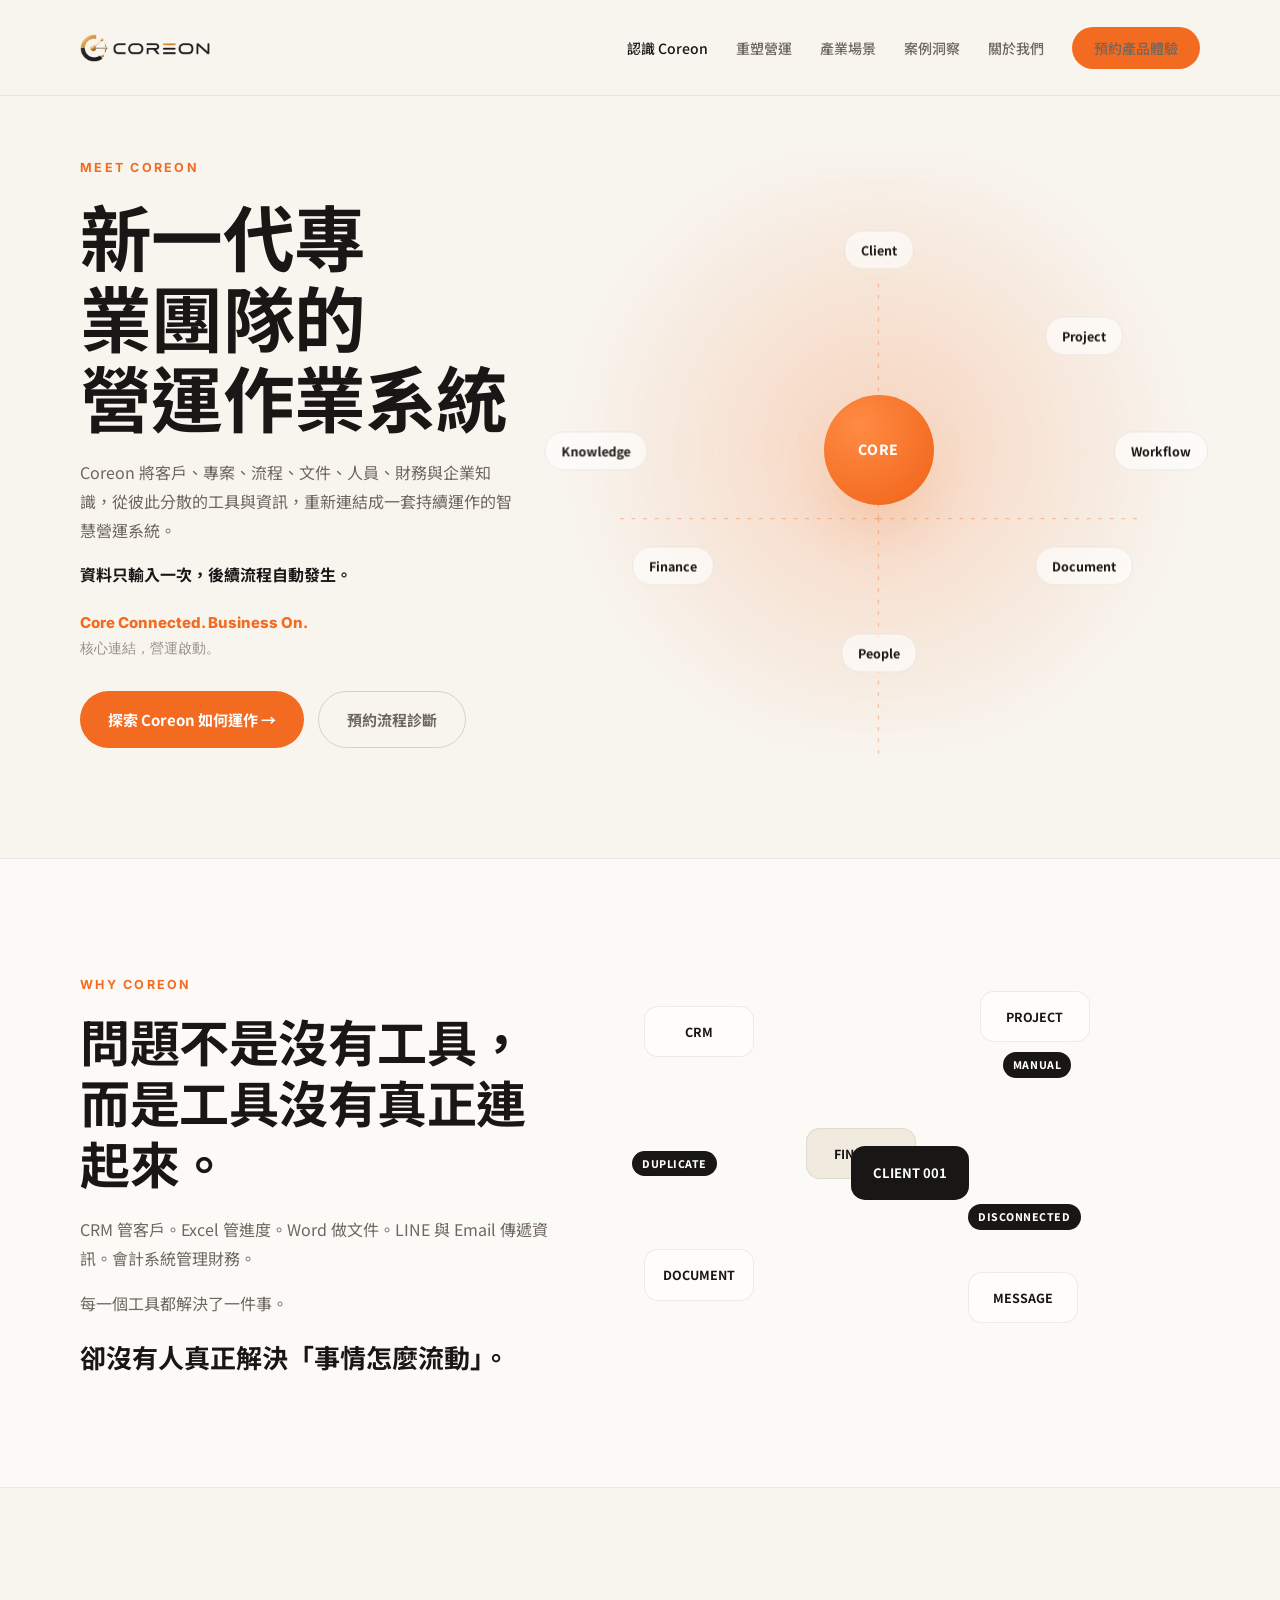
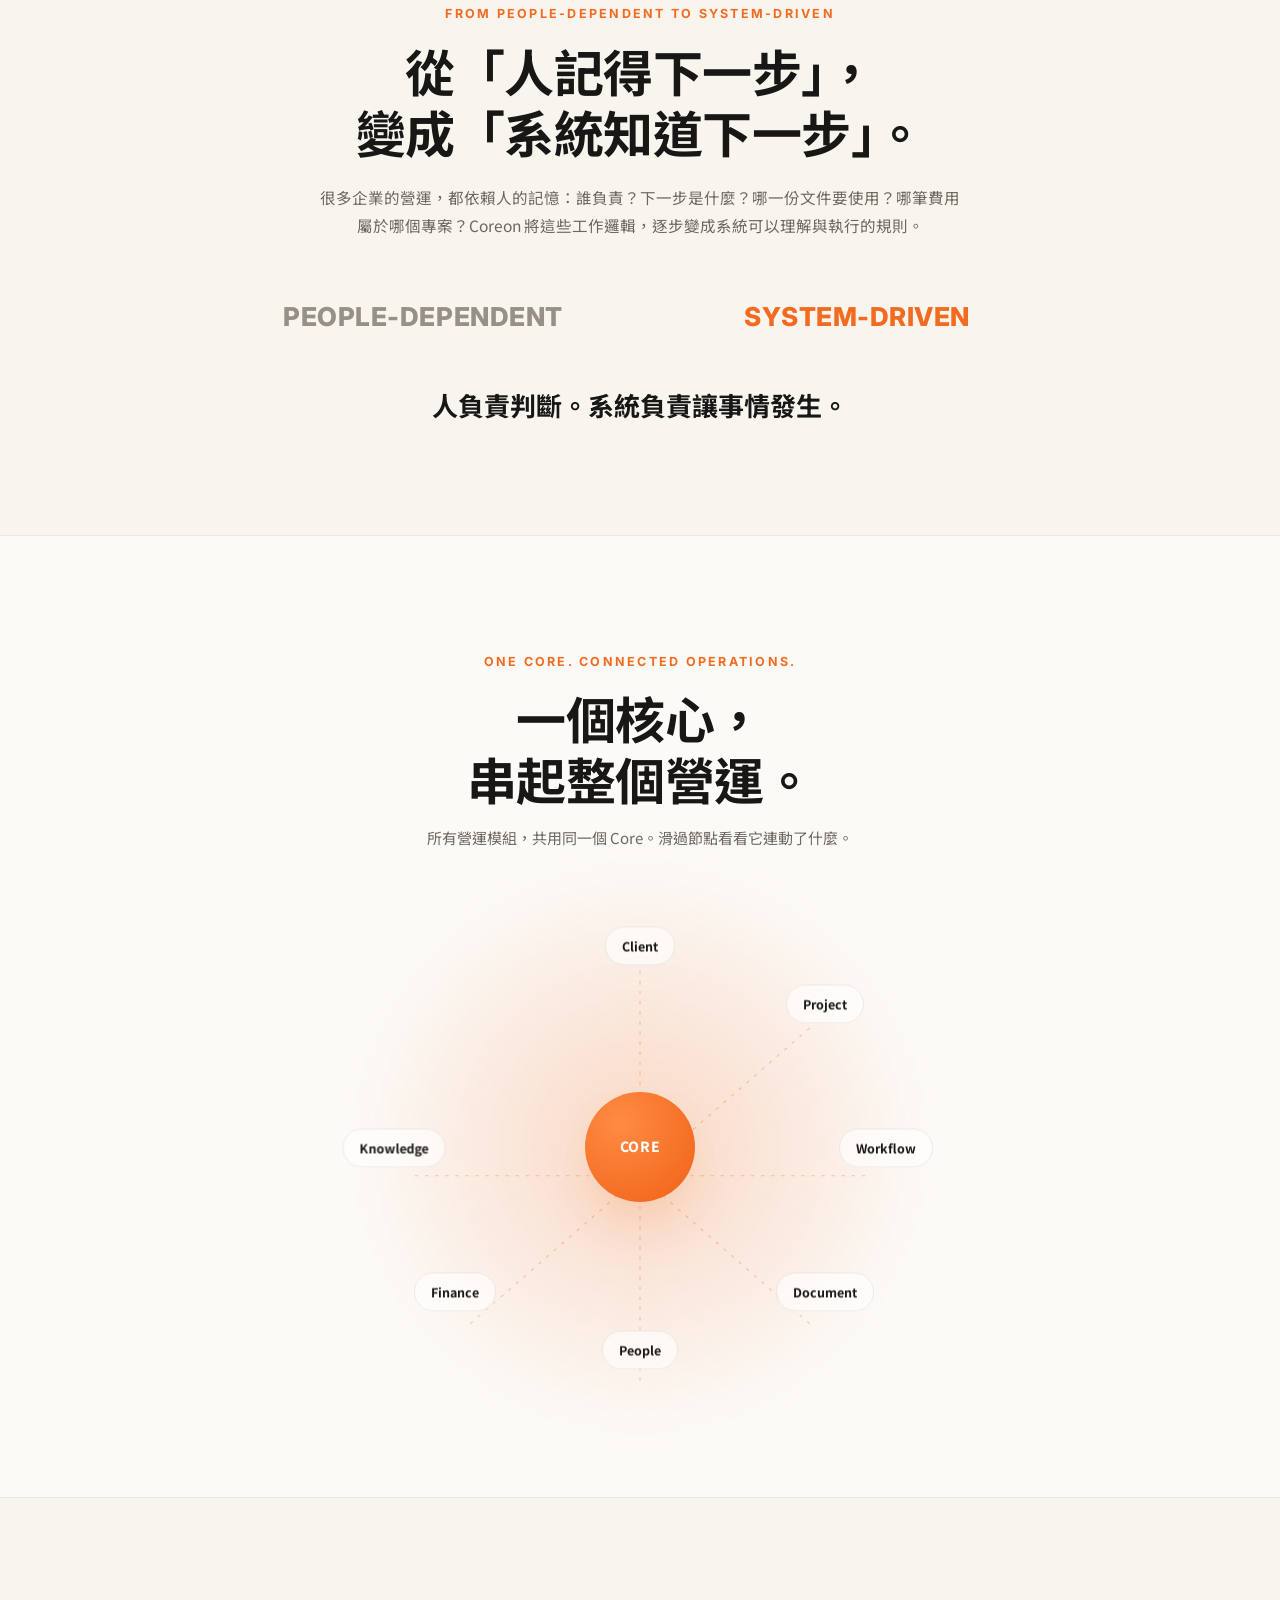
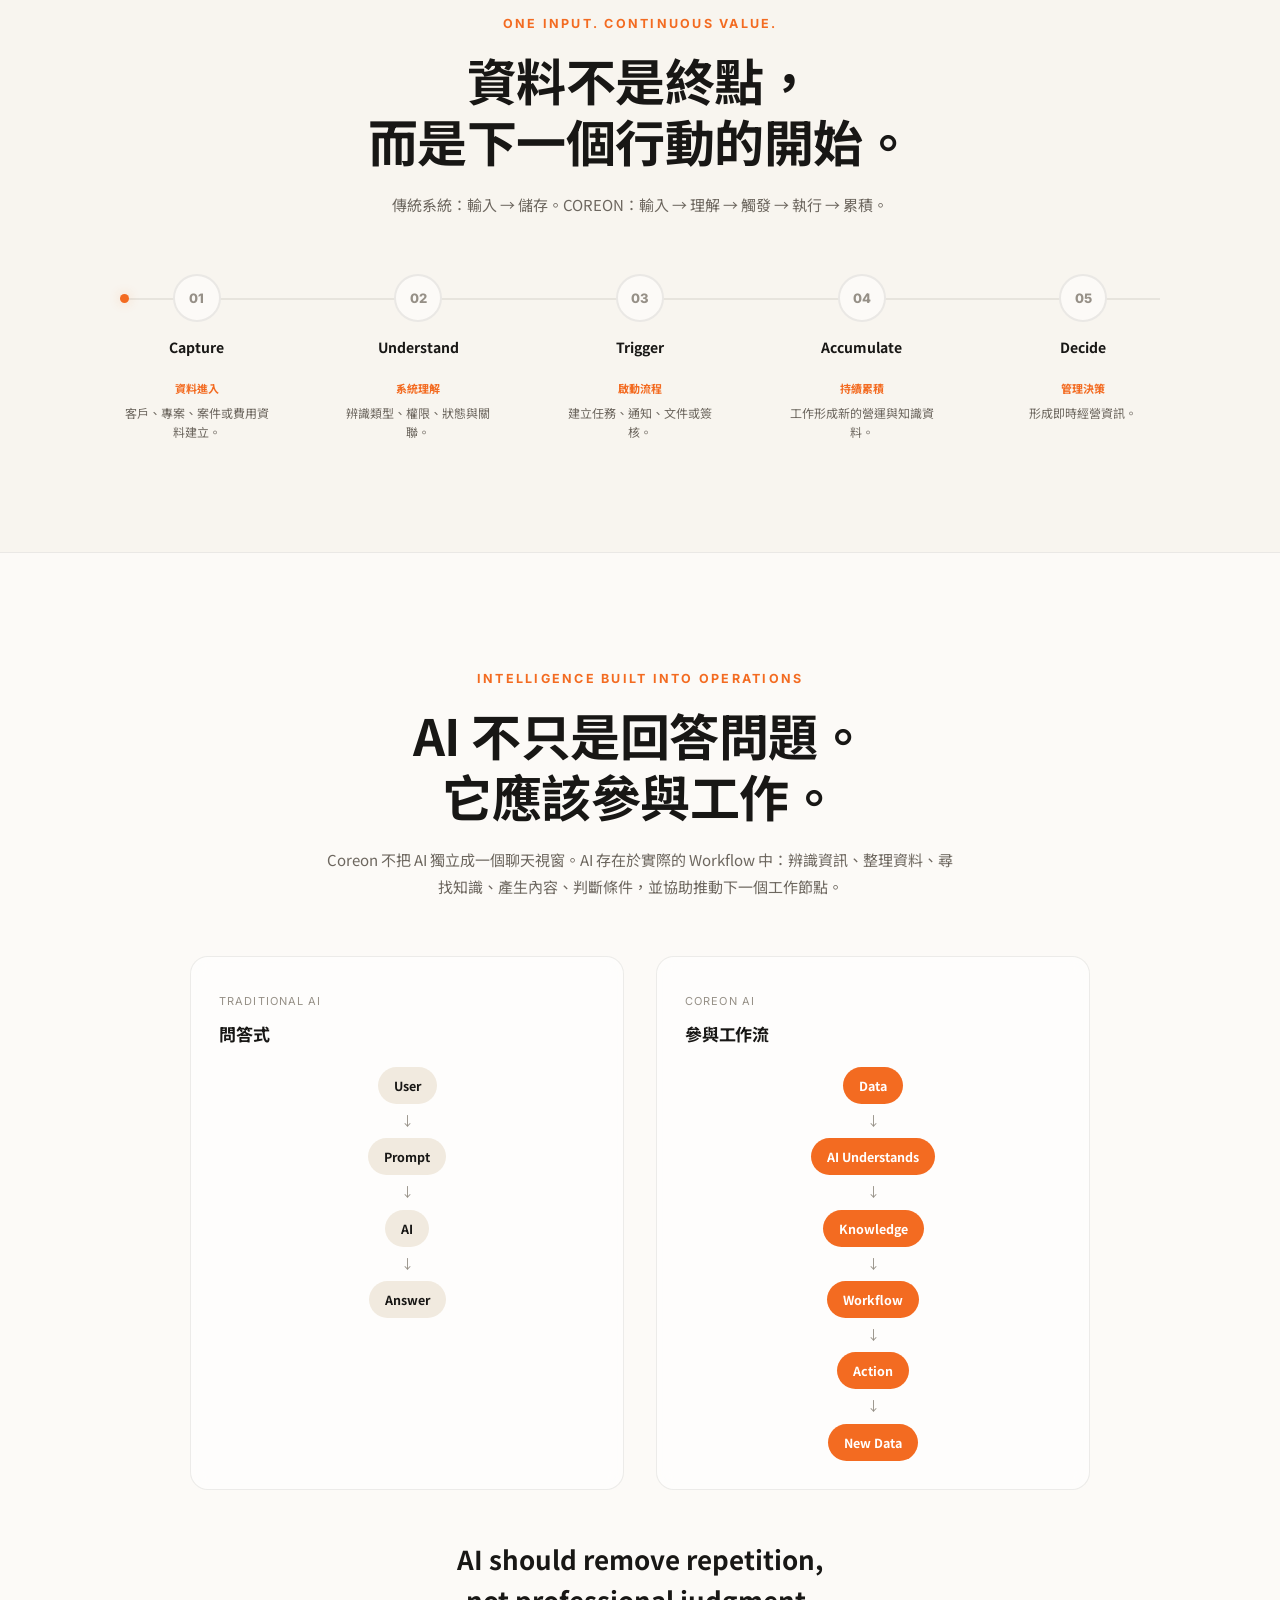
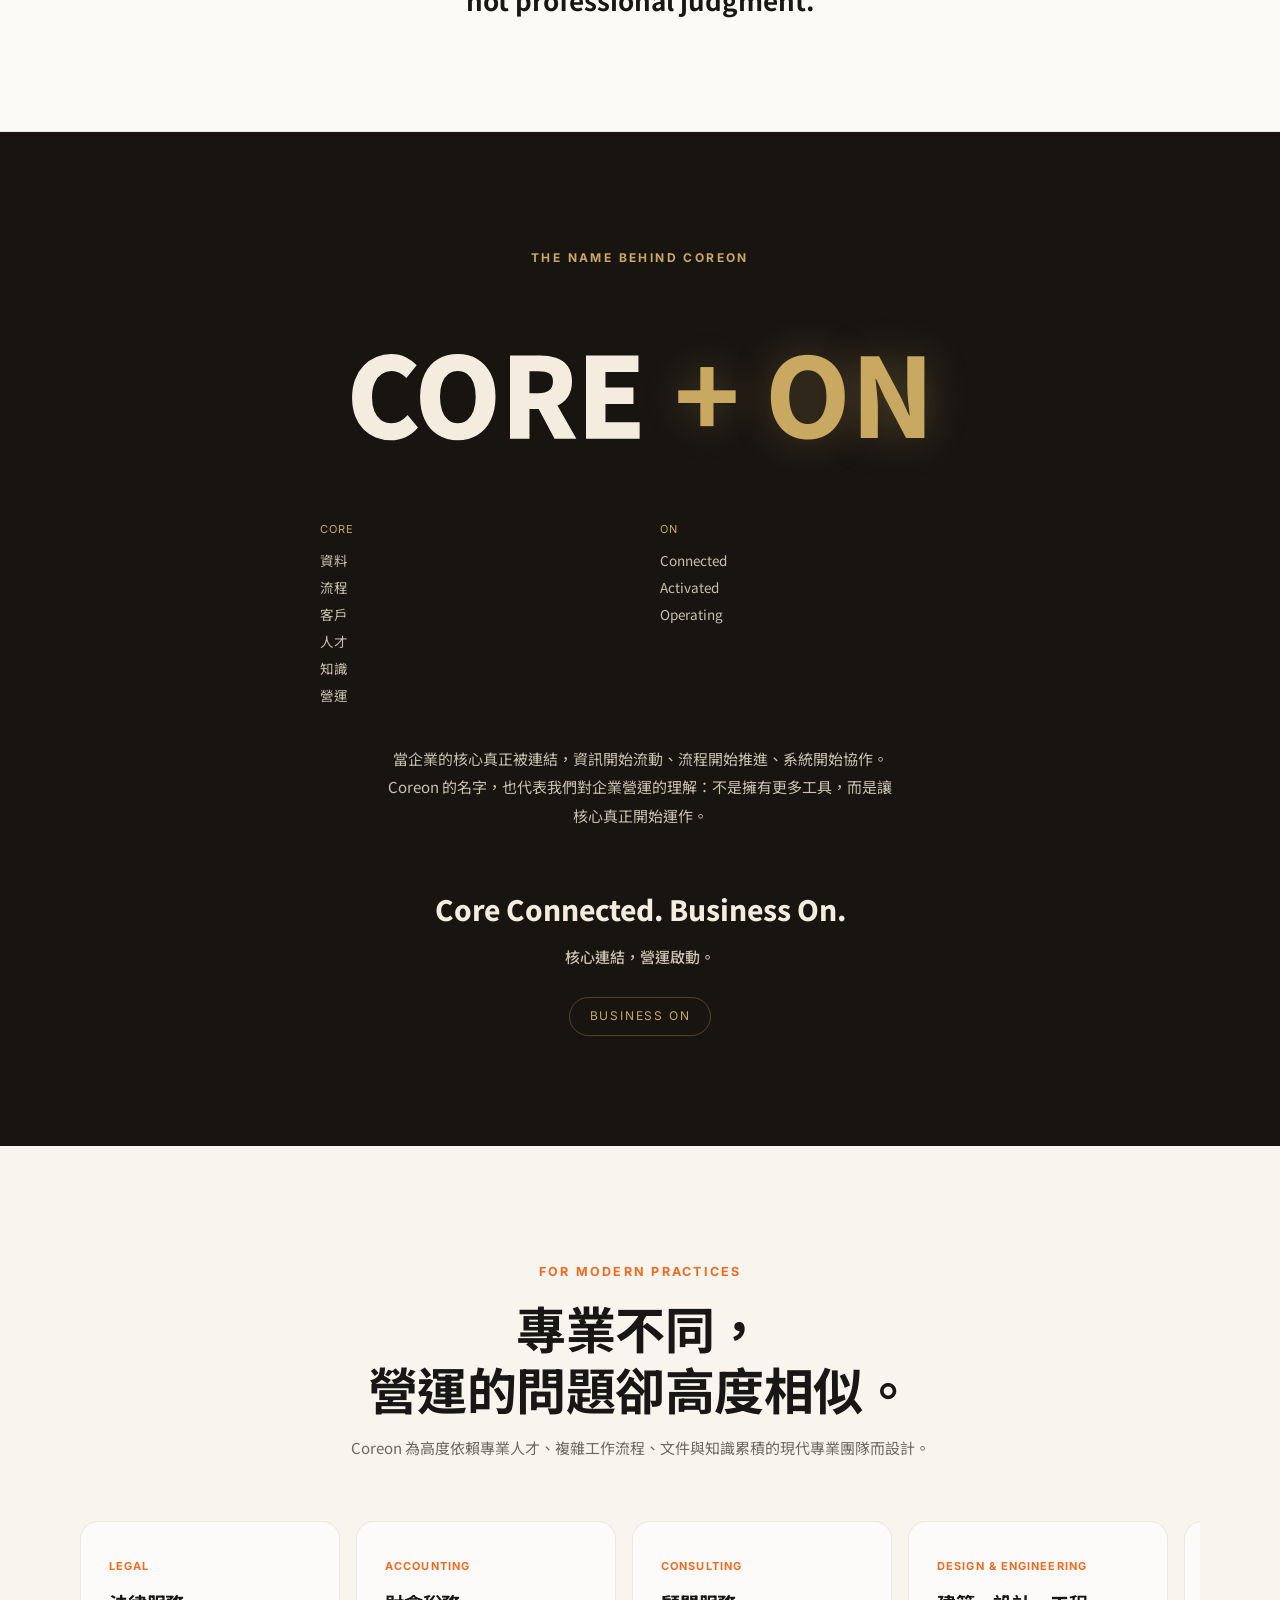
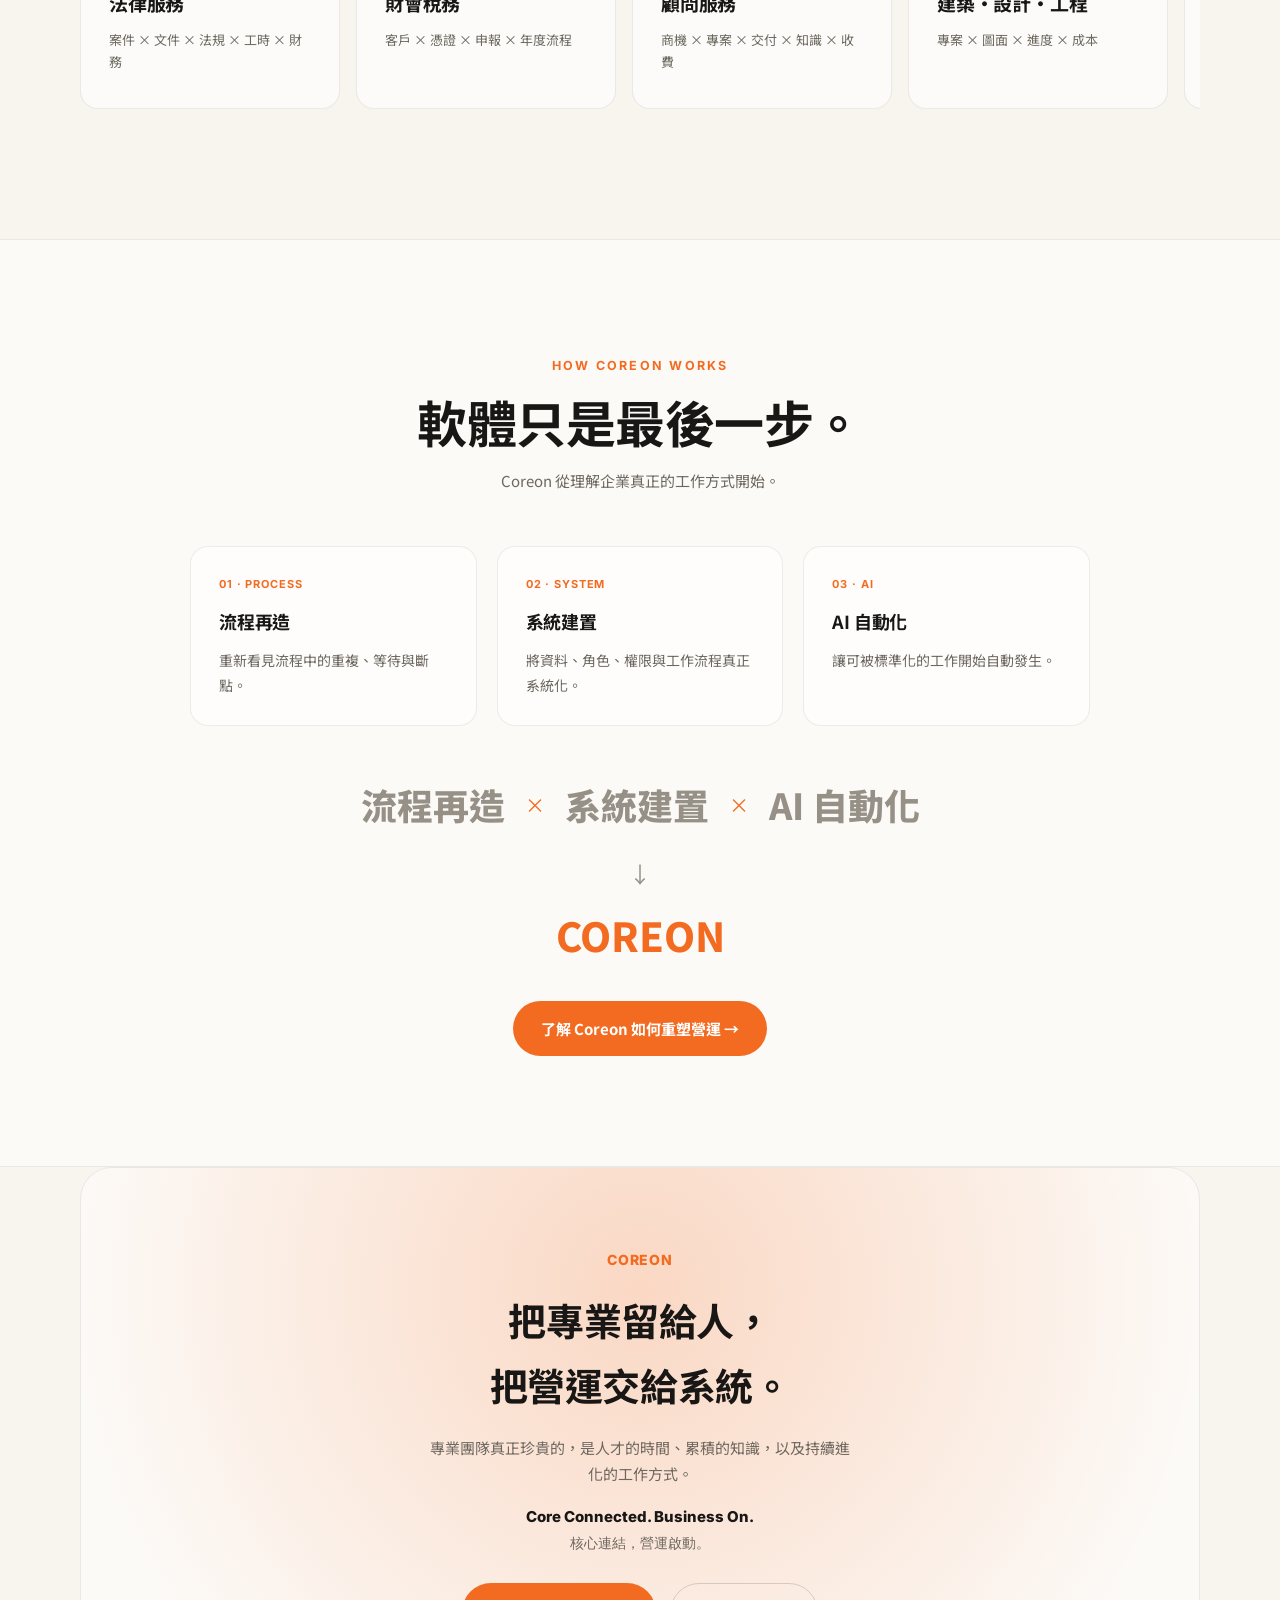
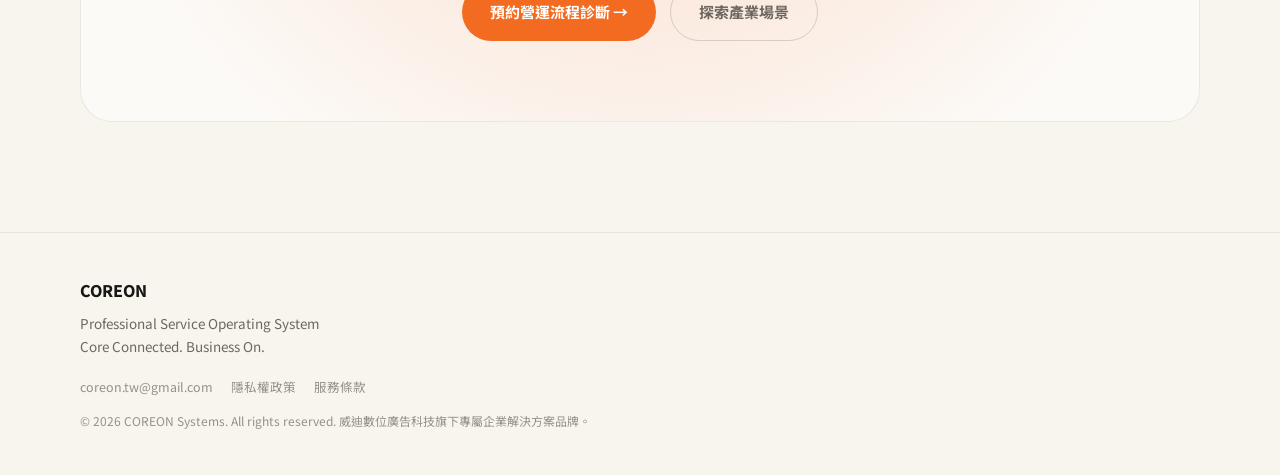
<file: understand/index.html>
<!DOCTYPE html>
<html lang="zh-Hant-TW">
<head>
<meta charset="UTF-8">
<meta name="viewport" content="width=device-width, initial-scale=1">

<!-- Google tag (gtag.js) -->
<script async src="https://www.googletagmanager.com/gtag/js?id=G-TXDZ6K7RPB"></script>
<script>
  window.dataLayer = window.dataLayer || [];
  function gtag(){dataLayer.push(arguments);}
  gtag('js', new Date());
  gtag('config', 'G-TXDZ6K7RPB');
</script>

<title>認識 COREON｜新一代專業團隊的營運作業系統</title>
<meta name="description" content="Coreon 是什麼、為什麼需要它、跟一般 ERP/CRM 有什麼不同、怎麼運作——Core Connected, Business On. 一次看懂 COREON 核心概念。">
<link rel="canonical" href="https://coreon.tw/understand/">
<meta property="og:type" content="website">
<meta property="og:site_name" content="COREON">
<meta property="og:title" content="認識 COREON｜新一代專業團隊的營運作業系統">
<meta property="og:description" content="Core Connected. Business On. 核心連結，營運啟動。">
<meta property="og:url" content="https://coreon.tw/understand/">
<meta property="og:locale" content="zh_TW">
<link rel="icon" type="image/x-icon" href="/favicon.ico">
<link rel="icon" type="image/png" sizes="32x32" href="/images/brand/favicon-32x32.png">
<link rel="icon" type="image/png" sizes="16x16" href="/images/brand/favicon-16x16.png">
<link rel="apple-touch-icon" sizes="180x180" href="/images/brand/apple-touch-icon.png">
<link rel="stylesheet" href="/css/coreon-v2.css">
<style>
:root{ --gold:#C9A961; --gold-glow:rgba(201,169,97,.3); }

/* orbit (hero + one-core) */
.orbit-wrap{position:relative;min-height:480px}
.orbit-wrap::before{content:"";position:absolute;inset:-10%;background:radial-gradient(circle at 50% 50%,var(--accent-glow),transparent 65%);filter:blur(20px);z-index:0}
.orbit-center{position:absolute;left:50%;top:50%;transform:translate(-50%,-50%);width:110px;height:110px;border-radius:50%;background:radial-gradient(circle at 32% 28%,var(--accent-2),var(--accent) 78%);display:flex;align-items:center;justify-content:center;color:#fff;font-weight:800;font-size:14px;letter-spacing:.04em;box-shadow:0 30px 55px -14px var(--accent-glow);z-index:3}
.orbit-node{position:absolute;transform:translate(-50%,-50%);z-index:2}
.orbit-node .chip{padding:9px 16px;border-radius:999px;font-size:12.5px;font-weight:700;transition:transform .2s,opacity .25s}
.orbit-wrap:has(.orbit-node:hover) .orbit-node:not(:hover) .chip{opacity:.35}
.orbit-node:hover .chip{transform:scale(1.08)}
.orbit-detail{position:absolute;top:calc(100% + 8px);left:50%;transform:translateX(-50%) translateY(4px);width:200px;background:var(--ink);color:#fff;border-radius:12px;padding:11px 13px;font-size:11.5px;line-height:1.6;opacity:0;pointer-events:none;transition:opacity .2s,transform .2s;z-index:5}
.orbit-node:hover .orbit-detail{opacity:1;transform:translateX(-50%) translateY(0)}
.orbit-svg{position:absolute;inset:0;z-index:1}
@media(max-width:900px){
  .orbit-wrap{min-height:auto}
  .orbit-static-list{display:flex;gap:10px;overflow-x:auto;padding:20px 4px;-webkit-overflow-scrolling:touch}
  .orbit-static-list .chip{flex:none;padding:10px 18px;border-radius:999px;font-size:13px;font-weight:700;white-space:nowrap}
}

/* problem fragments */
.frag2{position:relative;min-height:380px}
.frag2-card{position:absolute;padding:14px 18px;border-radius:14px;font-size:12.5px;font-weight:700;text-align:center;min-width:110px}
.frag2-tag{position:absolute;font-size:10.5px;font-weight:800;letter-spacing:.05em;padding:4px 10px;border-radius:999px;background:var(--ink);color:#fff;opacity:0;transition:opacity .6s ease .3s}
.frag2.in .frag2-tag{opacity:1}
.frag2-center{position:absolute;left:50%;top:50%;transform:translate(-50%,-50%);text-align:center;background:var(--ink);color:#fff;padding:16px 22px;border-radius:14px;z-index:3;font-size:13px;font-weight:700}
@media(max-width:600px){.frag2{min-height:320px;transform:scale(.85);transform-origin:top left}}

/* the shift */
.shift-row{display:grid;grid-template-columns:1fr auto 1fr;align-items:center;gap:24px;max-width:820px;margin:56px auto 0}
.shift-side{font-family:var(--mono);font-weight:800;font-size:clamp(18px,2.4vw,26px);letter-spacing:.02em;text-align:center;transition:opacity .5s}
.shift-side.from{color:var(--ink-muted)}
.shift-side.to{color:var(--accent)}
.shift-line{height:2px;width:100%;background:linear-gradient(to right,var(--line),var(--accent))}
@media(max-width:640px){.shift-row{grid-template-columns:1fr}.shift-line{width:2px;height:40px;margin:0 auto;background:linear-gradient(to bottom,var(--line),var(--accent))}}

/* data pipeline */
.pipe{margin-top:56px;position:relative;max-width:1100px;margin-left:auto;margin-right:auto}
.pipe-line{position:relative;display:flex;justify-content:space-between;align-items:flex-start;gap:8px}
.pipe-line::before{content:"";position:absolute;left:30px;right:30px;top:24px;height:2px;background:var(--line)}
.pipe-dot{position:absolute;top:24px;left:30px;width:9px;height:9px;margin-top:-4px;border-radius:50%;background:var(--accent);box-shadow:0 0 12px var(--accent-glow);animation:pipeRun 5s linear infinite}
@keyframes pipeRun{0%{left:30px;opacity:0}8%{opacity:1}92%{opacity:1}100%{left:calc(100% - 40px);opacity:0}}
.pipe-step{flex:1;text-align:center;position:relative;z-index:1}
.pipe-step .n{width:48px;height:48px;border-radius:50%;background:var(--bg-white);border:2px solid var(--line);margin:0 auto;display:flex;align-items:center;justify-content:center;font-family:var(--mono);font-weight:800;color:var(--ink-muted);font-size:13px}
.pipe-step h4{margin-top:14px;font-size:14px}
.pipe-step .sub{font-size:11px;color:var(--accent);font-weight:700;margin-top:2px}
.pipe-step p{font-size:12px;color:var(--ink-soft);margin-top:6px;line-height:1.6;max-width:150px;margin-left:auto;margin-right:auto}
@media(max-width:860px){.pipe-line{flex-direction:column;align-items:flex-start;gap:24px}.pipe-line::before{left:23px;right:auto;top:0;bottom:0;width:2px;height:auto}.pipe-dot{left:23px;top:0;animation:pipeRunV 5s linear infinite}
@keyframes pipeRunV{0%{top:0;opacity:0}8%{opacity:1}92%{opacity:1}100%{top:calc(100% - 20px);opacity:0}}
.pipe-step{display:flex;gap:16px;text-align:left;align-items:flex-start}.pipe-step p{margin-left:0}}

/* AI compare */
.ai-compare{display:grid;grid-template-columns:1fr 1fr;gap:32px;margin-top:56px;max-width:900px;margin-left:auto;margin-right:auto}
@media(max-width:760px){.ai-compare{grid-template-columns:1fr}}
.ai-col{padding:28px}
.ai-col .lbl{font-family:var(--mono);font-size:11px;letter-spacing:.1em;text-transform:uppercase;color:var(--ink-muted)}
.ai-col h3{margin-top:8px;font-size:17px}
.ai-chain{margin-top:18px;display:flex;flex-direction:column;align-items:center;gap:6px}
.ai-chain .node{font-size:12.5px;font-weight:700;padding:8px 16px;border-radius:999px;background:var(--bg-sand)}
.ai-chain .arw{color:var(--ink-muted);font-size:13px}
.ai-col.coreon .ai-chain .node{background:var(--accent);color:#fff}
.ai-col.coreon .ai-chain{position:relative}

/* CORE + ON */
.coreon-split{background:#181511;color:#F3ECDF;margin:0 calc(50% - 50vw);padding:110px calc(50vw - 50%)}
.coreon-split-in{max-width:960px;margin:0 auto;text-align:center}
.coreon-split .eyebrow2{font-family:var(--mono);font-size:12px;letter-spacing:.2em;color:var(--gold);font-weight:700}
.coreon-words{display:flex;justify-content:center;align-items:baseline;gap:28px;margin-top:28px;flex-wrap:wrap}
.coreon-words .core{font-size:clamp(48px,9vw,110px);font-weight:800;-webkit-text-stroke:1.5px #F3ECDF;color:transparent;transition:color .6s ease, -webkit-text-stroke .6s ease}
.coreon-split.in .coreon-words .core{color:#F3ECDF}
.coreon-words .on{font-size:clamp(48px,9vw,110px);font-weight:800;color:#5c564a;transition:color .6s ease .2s}
.coreon-split.in .coreon-words .on{color:var(--gold);text-shadow:0 0 40px var(--gold-glow)}
.coreon-cols{display:grid;grid-template-columns:1fr 1fr;gap:40px;margin-top:36px;text-align:left;max-width:640px;margin-left:auto;margin-right:auto}
.coreon-cols ul{list-style:none;margin:8px 0 0;padding:0;font-size:13.5px;color:#C9C2B2;line-height:2}
.coreon-cols .h{font-family:var(--mono);font-size:11px;letter-spacing:.1em;color:var(--gold)}
.coreon-tagline{margin-top:56px;font-size:clamp(20px,2.6vw,28px);font-weight:800}
.coreon-tagline .zh{display:block;margin-top:10px;font-size:15px;font-weight:500;color:#C9C2B2}
.coreon-on-pill{margin-top:28px;display:inline-block;font-family:var(--mono);font-size:12px;letter-spacing:.15em;color:var(--gold);border:1px solid var(--gold-glow);padding:8px 20px;border-radius:999px}
@media(max-width:760px){.coreon-cols{grid-template-columns:1fr;gap:20px}}

/* industries swipe */
.swipe-row{display:flex;gap:16px;overflow-x:auto;padding:8px 4px 20px;margin-top:52px;-webkit-overflow-scrolling:touch;scroll-snap-type:x mandatory}
.swipe-card{flex:0 0 260px;scroll-snap-align:start;padding:28px}
.swipe-card .k{font-family:var(--mono);font-size:11px;letter-spacing:.1em;color:var(--accent);font-weight:700}
.swipe-card h3{margin-top:10px;font-size:19px}
.swipe-card p{margin-top:10px;font-size:13px;color:var(--ink-soft);line-height:1.7}

/* foundation */
.found-row{display:flex;justify-content:center;align-items:center;gap:12px;flex-wrap:wrap;margin-top:48px}
.found-word{font-size:clamp(22px,3.4vw,36px);font-weight:800;color:var(--ink-muted);padding:0 8px}
.found-x{color:var(--accent);font-size:20px}
.found-arrow{margin-top:20px;text-align:center;color:var(--ink-muted);font-size:22px}
.found-brand{text-align:center;margin-top:8px;font-size:clamp(26px,4vw,40px);font-weight:800;color:var(--accent)}
</style>
<script type="application/ld+json">
{ "@context":"https://schema.org","@type":"BreadcrumbList","itemListElement":[
  {"@type":"ListItem","position":1,"name":"首頁","item":"https://coreon.tw/"},
  {"@type":"ListItem","position":2,"name":"認識 COREON","item":"https://coreon.tw/understand/"}
]}
</script>
</head>
<body>

<header class="nav">
  <div class="nav-in">
    <a href="/" aria-label="COREON 首頁"><img class="nav-logo" src="/images/brand/coreon-horizontal.webp" alt="COREON"></a>
    <button class="nav-toggle" id="navToggle" aria-expanded="false" aria-controls="navLinks" aria-label="開啟選單"><span></span></button>
    <ul class="nav-links" id="navLinks">
      <li><a href="/understand/" aria-current="page">認識 Coreon</a></li>
      <li><a href="/transform/">重塑營運</a></li>
      <li class="nav-dropdown">
        <a href="/industries/">產業場景</a>
        <div class="nav-dropdown-panel">
          <a href="/industries/finance/" class="nav-dd-item">金融服務</a>
          <a href="/industries/#choose" class="nav-dd-item">法律服務</a>
          <a href="/industries/accounting/" class="nav-dd-item">財會稅務</a>
          <a href="/industries/#choose" class="nav-dd-item">顧問服務</a>
          <div class="nav-dd-divider"></div>
          <a href="/industries/#more" class="nav-dd-item soon">建築設計<span class="nav-dd-tag">規劃中</span></a>
          <a href="/industries/#more" class="nav-dd-item soon">醫療健康<span class="nav-dd-tag">規劃中</span></a>
          <a href="/industries/#more" class="nav-dd-item soon">其他專業服務<span class="nav-dd-tag">規劃中</span></a>
          <div class="nav-dd-divider"></div>
          <a href="/industries/" class="nav-dd-item nav-dd-all">產業場景總覽 →</a>
        </div>
      </li>
      <li><a href="/insights/">案例洞察</a></li>
      <li><a href="/about/">關於我們</a></li>
      <li><a href="https://lin.ee/OARugHRy" target="_blank" rel="noopener" class="nav-cta">預約產品體驗</a></li>
    </ul>
  </div>
</header>

<main>

  <!-- 01 HERO -->
  <section style="padding-top:56px;">
    <div class="wrap" style="display:grid;grid-template-columns:.68fr 1fr;gap:40px;align-items:center;">
      <div class="reveal">
        <span class="eyebrow">MEET COREON</span>
        <h1 style="margin-top:16px;font-size:clamp(38px,5.6vw,72px);line-height:1.12;">新一代專業團隊的<br>營運作業系統</h1>
        <div class="story" style="margin-top:22px;font-size:16px;">
          <p>Coreon 將客戶、專案、流程、文件、人員、財務與企業知識，從彼此分散的工具與資訊，重新連結成一套持續運作的智慧營運系統。</p>
        </div>
        <p style="margin-top:16px;font-weight:700;font-size:16px;">資料只輸入一次，後續流程自動發生。</p>
        <p style="margin-top:22px;font-family:'Inter',var(--mono);font-weight:800;font-size:15px;color:var(--accent);">Core Connected. Business On.<br><span style="color:var(--ink-muted);font-weight:500;font-size:13.5px;">核心連結，營運啟動。</span></p>
        <div style="margin-top:30px;display:flex;gap:14px;flex-wrap:wrap;">
          <a href="https://lin.ee/OARugHRy" target="_blank" rel="noopener" class="btn btn-primary">探索 Coreon 如何運作 →</a>
          <a href="https://lin.ee/OARugHRy" target="_blank" rel="noopener" class="btn btn-ghost">預約流程診斷</a>
        </div>
      </div>
      <div class="orbit-wrap reveal" aria-hidden="true">
        <div class="orbit-center">CORE</div>
        <svg class="orbit-svg" viewBox="0 0 500 480" preserveAspectRatio="xMidYMid meet">
          <g stroke="var(--accent)" stroke-width="1" stroke-dasharray="3 6" opacity="0.35">
            <line x1="250" y1="240" x2="250" y2="55"/>
            <line x1="250" y1="240" x2="452" y2="240"/>
            <line x1="250" y1="240" x2="250" y2="425"/>
            <line x1="250" y1="240" x2="48" y2="240"/>
          </g>
        </svg>
        <div class="orbit-node" style="left:50%;top:8%;"><span class="chip glass">Client</span></div>
        <div class="orbit-node" style="left:82%;top:26%;"><span class="chip glass">Project</span></div>
        <div class="orbit-node" style="left:94%;top:50%;"><span class="chip glass">Workflow</span></div>
        <div class="orbit-node" style="left:82%;top:74%;"><span class="chip glass">Document</span></div>
        <div class="orbit-node" style="left:50%;top:92%;"><span class="chip glass">People</span></div>
        <div class="orbit-node" style="left:18%;top:74%;"><span class="chip glass">Finance</span></div>
        <div class="orbit-node" style="left:6%;top:50%;"><span class="chip glass">Knowledge</span></div>
      </div>
    </div>
  </section>

  <!-- 02 PROBLEM -->
  <section style="background:var(--bg-white);border-top:1px solid var(--line);border-bottom:1px solid var(--line);">
    <div class="wrap" style="display:grid;grid-template-columns:.85fr 1fr;gap:48px;align-items:center;">
      <div class="reveal">
        <span class="eyebrow">WHY COREON</span>
        <div class="h2-block" style="margin-top:14px;"><h2>問題不是沒有工具，<br>而是工具沒有真正連起來。</h2></div>
        <div class="story" style="margin-top:22px;font-size:16px;">
          <p>CRM 管客戶。Excel 管進度。Word 做文件。LINE 與 Email 傳遞資訊。會計系統管理財務。</p>
          <p>每一個工具都解決了一件事。</p>
        </div>
        <p class="big-statement" style="margin-top:18px;">卻沒有人真正解決「事情怎麼流動」。</p>
      </div>
      <div class="frag2 reveal" aria-hidden="true">
        <span class="frag2-card glass" style="left:4%;top:6%;">CRM</span>
        <span class="frag2-card glass" style="left:62%;top:2%;">PROJECT</span>
        <span class="frag2-card glass" style="left:4%;top:70%;">DOCUMENT</span>
        <span class="frag2-card glass" style="left:60%;top:76%;">MESSAGE</span>
        <span class="frag2-card glass" style="left:32%;top:38%;background:var(--bg-sand);">FINANCE</span>
        <div class="frag2-center">CLIENT 001</div>
        <span class="frag2-tag" style="left:2%;top:44%;">DUPLICATE</span>
        <span class="frag2-tag" style="left:66%;top:18%;">MANUAL</span>
        <span class="frag2-tag" style="left:60%;top:58%;">DISCONNECTED</span>
      </div>
    </div>
  </section>

  <!-- 03 THE SHIFT -->
  <section>
    <div class="wrap">
      <div class="h2-block center reveal">
        <span class="eyebrow">FROM PEOPLE-DEPENDENT TO SYSTEM-DRIVEN</span>
        <h2 style="margin-top:14px;">從「人記得下一步」，<br>變成「系統知道下一步」。</h2>
      </div>
      <div class="story center reveal" style="margin-top:22px;font-size:15.5px;">
        <p>很多企業的營運，都依賴人的記憶：誰負責？下一步是什麼？哪一份文件要使用？哪筆費用屬於哪個專案？Coreon 將這些工作邏輯，逐步變成系統可以理解與執行的規則。</p>
      </div>
      <div class="shift-row reveal">
        <div class="shift-side from">PEOPLE-DEPENDENT</div>
        <div class="shift-line" aria-hidden="true"></div>
        <div class="shift-side to">SYSTEM-DRIVEN</div>
      </div>
      <p class="big-statement center reveal" style="margin-top:44px;">人負責判斷。系統負責讓事情發生。</p>
    </div>
  </section>

  <!-- 04 ONE CORE -->
  <section id="one-core" style="background:var(--bg-white);border-top:1px solid var(--line);border-bottom:1px solid var(--line);">
    <div class="wrap">
      <div class="h2-block center reveal">
        <span class="eyebrow">ONE CORE. CONNECTED OPERATIONS.</span>
        <h2 style="margin-top:14px;">一個核心，<br>串起整個營運。</h2>
        <p style="margin-top:16px;color:var(--ink-soft);font-size:15px;">所有營運模組，共用同一個 Core。滑過節點看看它連動了什麼。</p>
      </div>
      <div class="orbit-wrap reveal" style="max-width:560px;margin:56px auto 0;">
        <div class="orbit-center">CORE</div>
        <svg class="orbit-svg" viewBox="0 0 500 480" preserveAspectRatio="xMidYMid meet">
          <g stroke="var(--accent)" stroke-width="1" stroke-dasharray="3 6" opacity="0.35">
            <line x1="250" y1="240" x2="250" y2="55"/>
            <line x1="250" y1="240" x2="405" y2="105"/>
            <line x1="250" y1="240" x2="452" y2="240"/>
            <line x1="250" y1="240" x2="405" y2="375"/>
            <line x1="250" y1="240" x2="250" y2="425"/>
            <line x1="250" y1="240" x2="95" y2="375"/>
            <line x1="250" y1="240" x2="48" y2="240"/>
          </g>
        </svg>
        <div class="orbit-node" style="left:50%;top:8%;"><span class="chip glass">Client</span></div>
        <div class="orbit-node" style="left:83%;top:20%;"><span class="chip glass">Project</span></div>
        <div class="orbit-node" style="left:94%;top:50%;"><span class="chip glass">Workflow</span></div>
        <div class="orbit-node" style="left:83%;top:80%;">
          <span class="chip glass">Document</span>
          <div class="orbit-detail">既有資料直接參與文件生成，不需要重新複製與填寫。</div>
        </div>
        <div class="orbit-node" style="left:50%;top:92%;"><span class="chip glass">People</span></div>
        <div class="orbit-node" style="left:17%;top:80%;">
          <span class="chip glass">Finance</span>
          <div class="orbit-detail">工時、收入、支出與專案成本，在日常工作中持續形成。</div>
        </div>
        <div class="orbit-node" style="left:6%;top:50%;"><span class="chip glass">Knowledge</span></div>
      </div>
    </div>
  </section>

  <!-- 05 DATA FLOW -->
  <section id="data-flow">
    <div class="wrap">
      <div class="h2-block center reveal">
        <span class="eyebrow">ONE INPUT. CONTINUOUS VALUE.</span>
        <h2 style="margin-top:14px;">資料不是終點，<br>而是下一個行動的開始。</h2>
      </div>
      <div class="story center reveal" style="margin-top:20px;font-size:15px;">
        <p>傳統系統：輸入 → 儲存。COREON：輸入 → 理解 → 觸發 → 執行 → 累積。</p>
      </div>
      <div class="pipe reveal">
        <div class="pipe-line">
          <div class="pipe-dot" aria-hidden="true"></div>
          <div class="pipe-step"><div class="n">01</div><h4>Capture</h4><div class="sub">資料進入</div><p>客戶、專案、案件或費用資料建立。</p></div>
          <div class="pipe-step"><div class="n">02</div><h4>Understand</h4><div class="sub">系統理解</div><p>辨識類型、權限、狀態與關聯。</p></div>
          <div class="pipe-step"><div class="n">03</div><h4>Trigger</h4><div class="sub">啟動流程</div><p>建立任務、通知、文件或簽核。</p></div>
          <div class="pipe-step"><div class="n">04</div><h4>Accumulate</h4><div class="sub">持續累積</div><p>工作形成新的營運與知識資料。</p></div>
          <div class="pipe-step"><div class="n">05</div><h4>Decide</h4><div class="sub">管理決策</div><p>形成即時經營資訊。</p></div>
        </div>
      </div>
    </div>
  </section>

  <!-- 06 AI IN OPERATION -->
  <section style="background:var(--bg-white);border-top:1px solid var(--line);border-bottom:1px solid var(--line);">
    <div class="wrap">
      <div class="h2-block center reveal">
        <span class="eyebrow">INTELLIGENCE BUILT INTO OPERATIONS</span>
        <h2 style="margin-top:14px;">AI 不只是回答問題。<br>它應該參與工作。</h2>
      </div>
      <div class="story center reveal" style="margin-top:20px;font-size:15px;">
        <p>Coreon 不把 AI 獨立成一個聊天視窗。AI 存在於實際的 Workflow 中：辨識資訊、整理資料、尋找知識、產生內容、判斷條件，並協助推動下一個工作節點。</p>
      </div>
      <div class="ai-compare reveal">
        <div class="ai-col glass">
          <span class="lbl">Traditional AI</span>
          <h3>問答式</h3>
          <div class="ai-chain">
            <span class="node">User</span><span class="arw">↓</span>
            <span class="node">Prompt</span><span class="arw">↓</span>
            <span class="node">AI</span><span class="arw">↓</span>
            <span class="node">Answer</span>
          </div>
        </div>
        <div class="ai-col coreon glass">
          <span class="lbl">Coreon AI</span>
          <h3>參與工作流</h3>
          <div class="ai-chain">
            <span class="node">Data</span><span class="arw">↓</span>
            <span class="node">AI Understands</span><span class="arw">↓</span>
            <span class="node">Knowledge</span><span class="arw">↓</span>
            <span class="node">Workflow</span><span class="arw">↓</span>
            <span class="node">Action</span><span class="arw">↓</span>
            <span class="node">New Data</span>
          </div>
        </div>
      </div>
      <p class="big-statement center reveal" style="margin-top:48px;max-width:26em;">AI should remove repetition,<br>not professional judgment.</p>
    </div>
  </section>

  <!-- 07 CORE + ON -->
  <section class="reveal coreon-split">
    <div class="coreon-split-in">
      <span class="eyebrow2">THE NAME BEHIND COREON</span>
      <div class="coreon-words"><span class="core">CORE</span><span class="on">+ ON</span></div>
      <div class="coreon-cols">
        <div><div class="h">CORE</div><ul><li>資料</li><li>流程</li><li>客戶</li><li>人才</li><li>知識</li><li>營運</li></ul></div>
        <div><div class="h">ON</div><ul><li>Connected</li><li>Activated</li><li>Operating</li></ul></div>
      </div>
      <p style="margin-top:36px;font-size:15px;color:#C9C2B2;line-height:1.9;max-width:34em;margin-left:auto;margin-right:auto;">當企業的核心真正被連結，資訊開始流動、流程開始推進、系統開始協作。Coreon 的名字，也代表我們對企業營運的理解：不是擁有更多工具，而是讓核心真正開始運作。</p>
      <div class="coreon-tagline">Core Connected. Business On.<span class="zh">核心連結，營運啟動。</span></div>
      <div class="coreon-on-pill">BUSINESS ON</div>
    </div>
  </section>

  <!-- 08 FOR MODERN PRACTICES -->
  <section id="industries-preview">
    <div class="wrap">
      <div class="h2-block center reveal">
        <span class="eyebrow">FOR MODERN PRACTICES</span>
        <h2 style="margin-top:14px;">專業不同，<br>營運的問題卻高度相似。</h2>
        <p style="margin-top:16px;color:var(--ink-soft);font-size:15px;">Coreon 為高度依賴專業人才、複雜工作流程、文件與知識累積的現代專業團隊而設計。</p>
      </div>
      <div class="swipe-row reveal">
        <article class="swipe-card glass"><span class="k">LEGAL</span><h3>法律服務</h3><p>案件 × 文件 × 法規 × 工時 × 財務</p></article>
        <article class="swipe-card glass"><span class="k">ACCOUNTING</span><h3>財會稅務</h3><p>客戶 × 憑證 × 申報 × 年度流程</p></article>
        <article class="swipe-card glass"><span class="k">CONSULTING</span><h3>顧問服務</h3><p>商機 × 專案 × 交付 × 知識 × 收費</p></article>
        <article class="swipe-card glass"><span class="k">DESIGN &amp; ENGINEERING</span><h3>建築・設計・工程</h3><p>專案 × 圖面 × 進度 × 成本</p></article>
        <article class="swipe-card glass"><span class="k">HEALTH SERVICES</span><h3>醫療・健康服務</h3><p>客戶 × 流程 × 文件 × 團隊協作</p></article>
        <article class="swipe-card glass" style="display:flex;flex-direction:column;justify-content:center;align-items:flex-start;">
          <h3>More Professional Services</h3>
          <a href="/industries/" class="btn btn-ghost btn-sm" style="margin-top:12px;">探索更多產業場景 →</a>
        </article>
      </div>
    </div>
  </section>

  <!-- 09 OUR FOUNDATION -->
  <section style="background:var(--bg-white);border-top:1px solid var(--line);border-bottom:1px solid var(--line);">
    <div class="wrap">
      <div class="h2-block center reveal">
        <span class="eyebrow">HOW COREON WORKS</span>
        <h2 style="margin-top:14px;">軟體只是最後一步。</h2>
        <p style="margin-top:16px;color:var(--ink-soft);font-size:15px;">Coreon 從理解企業真正的工作方式開始。</p>
      </div>
      <div class="topic-grid reveal" style="max-width:900px;margin-left:auto;margin-right:auto;">
        <article class="topic-card glass"><span class="k">01 · PROCESS</span><h3>流程再造</h3><p>重新看見流程中的重複、等待與斷點。</p></article>
        <article class="topic-card glass"><span class="k">02 · SYSTEM</span><h3>系統建置</h3><p>將資料、角色、權限與工作流程真正系統化。</p></article>
        <article class="topic-card glass"><span class="k">03 · AI</span><h3>AI 自動化</h3><p>讓可被標準化的工作開始自動發生。</p></article>
      </div>
      <div class="found-row reveal">
        <span class="found-word">流程再造</span><span class="found-x">×</span>
        <span class="found-word">系統建置</span><span class="found-x">×</span>
        <span class="found-word">AI 自動化</span>
      </div>
      <div class="found-arrow reveal">↓</div>
      <div class="found-brand reveal">COREON</div>
      <div class="center reveal" style="margin-top:32px;">
        <a href="/transform/" class="btn btn-primary">了解 Coreon 如何重塑營運 →</a>
      </div>
    </div>
  </section>

  <!-- 10 FINAL CTA -->
  <section style="padding-top:0;">
    <div class="wrap">
      <div class="cta-final reveal">
        <div style="font-family:var(--mono);font-weight:800;letter-spacing:.06em;color:var(--accent);font-size:14px;">COREON</div>
        <h2 style="margin-top:16px;">把專業留給人，<br>把營運交給系統。</h2>
        <p>專業團隊真正珍貴的，是人才的時間、累積的知識，以及持續進化的工作方式。</p>
        <p style="margin-top:18px;font-family:'Inter',var(--mono);font-weight:800;font-size:15px;color:var(--ink);">Core Connected. Business On.<br><span style="color:var(--ink-soft);font-weight:500;font-size:13.5px;">核心連結，營運啟動。</span></p>
        <div class="btns">
          <a href="https://lin.ee/OARugHRy" target="_blank" rel="noopener" class="btn btn-primary">預約營運流程診斷 →</a>
          <a href="/industries/" class="btn btn-ghost">探索產業場景</a>
        </div>
      </div>
    </div>
  </section>

</main>

<footer>
  <div class="wrap">
    <div class="foot-brand">COREON</div>
    <p class="foot-tag">Professional Service Operating System<br>Core Connected. Business On.</p>
    <ul class="foot-legal">
      <li><a href="mailto:coreon.tw@gmail.com">coreon.tw@gmail.com</a></li>
      <li><a href="/privacy-policy">隱私權政策</a></li>
      <li><a href="/terms">服務條款</a></li>
    </ul>
    <p class="foot-copy">© 2026 COREON Systems. All rights reserved. 威迪數位廣告科技旗下專屬企業解決方案品牌。</p>
  </div>
</footer>

<script>
(function(){
  var toggle = document.getElementById('navToggle');
  var links = document.getElementById('navLinks');
  if (toggle) toggle.addEventListener('click', function(){
    var open = links.classList.toggle('is-open');
    toggle.setAttribute('aria-expanded', open ? 'true' : 'false');
  });
  var els = document.querySelectorAll('.reveal');
  if (!('IntersectionObserver' in window) || matchMedia('(prefers-reduced-motion:reduce)').matches){
    els.forEach(function(e){e.classList.add('in');}); return;
  }
  var io = new IntersectionObserver(function(entries){
    entries.forEach(function(en){ if(en.isIntersecting){ en.target.classList.add('in'); io.unobserve(en.target); } });
  }, {threshold:.1, rootMargin:'0px 0px -8% 0px'});
  els.forEach(function(e){ io.observe(e); });
})();
</script>
</body>
</html>
</file>
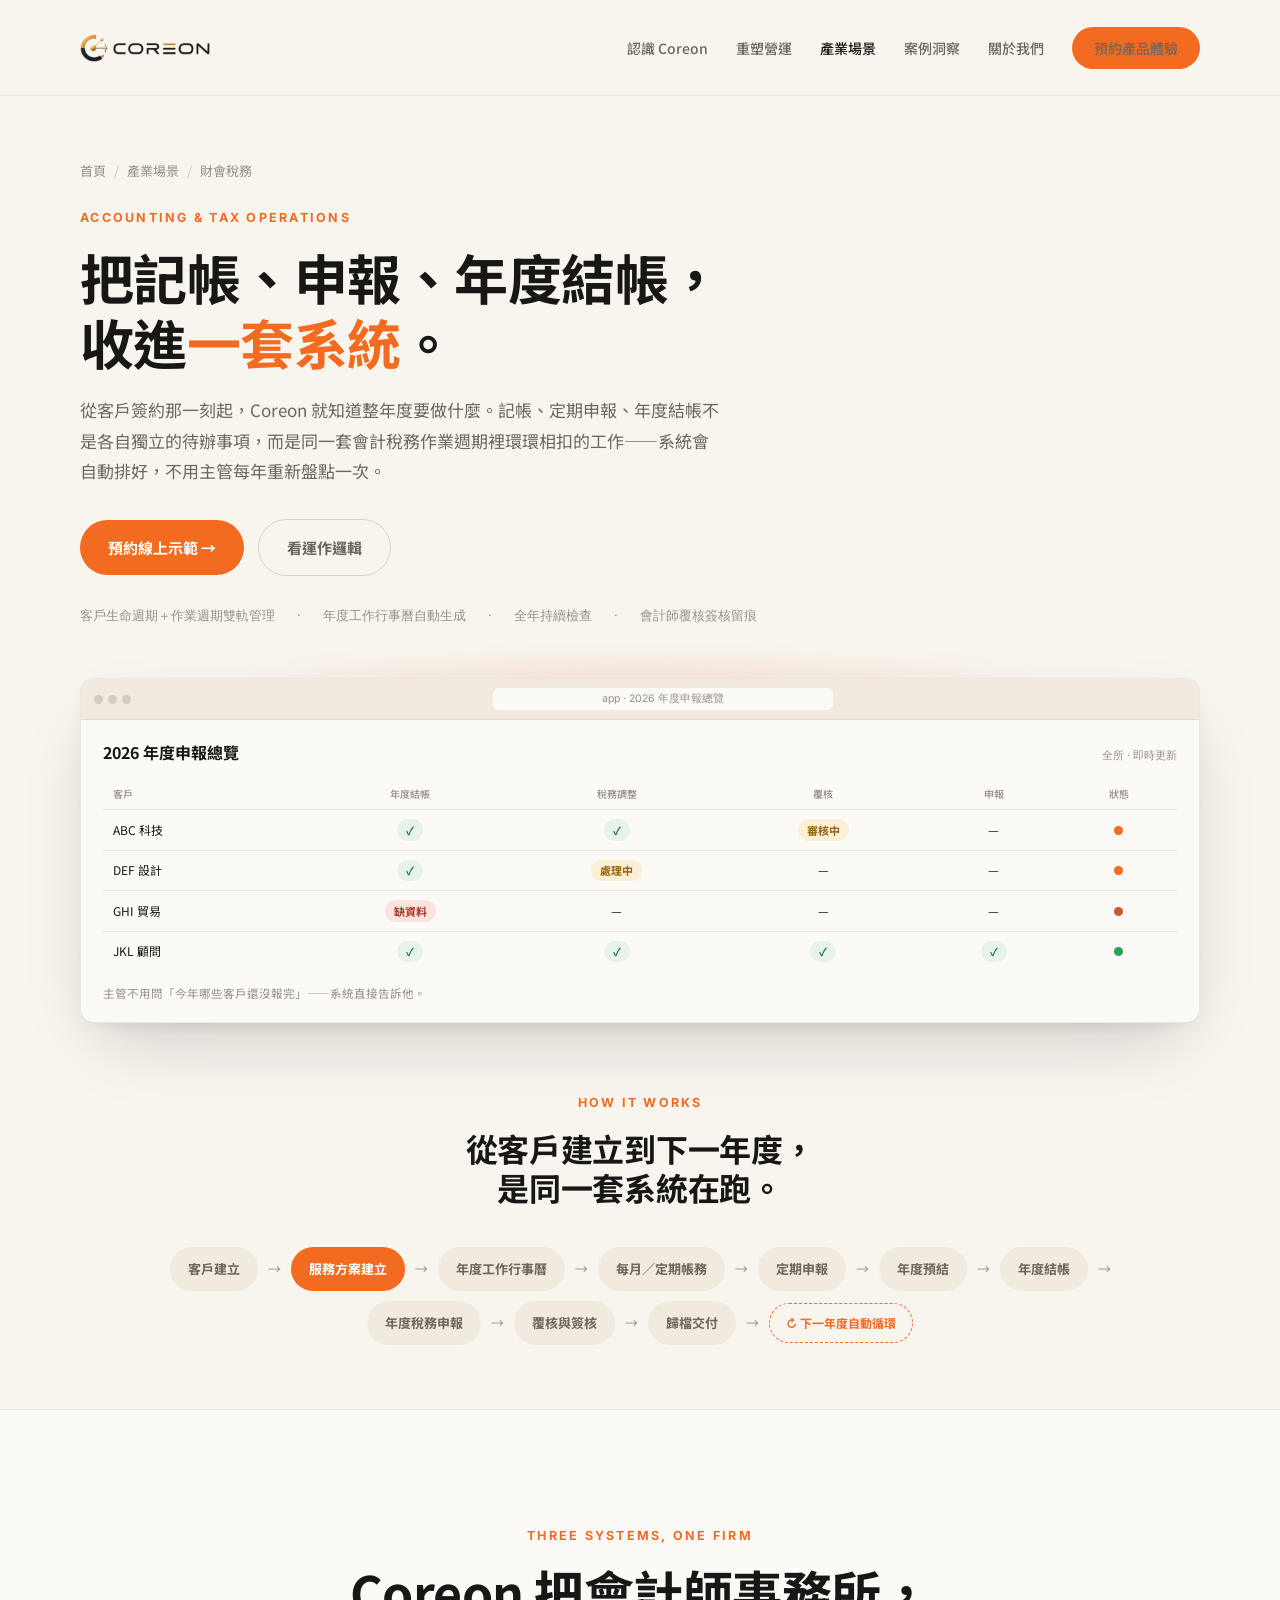
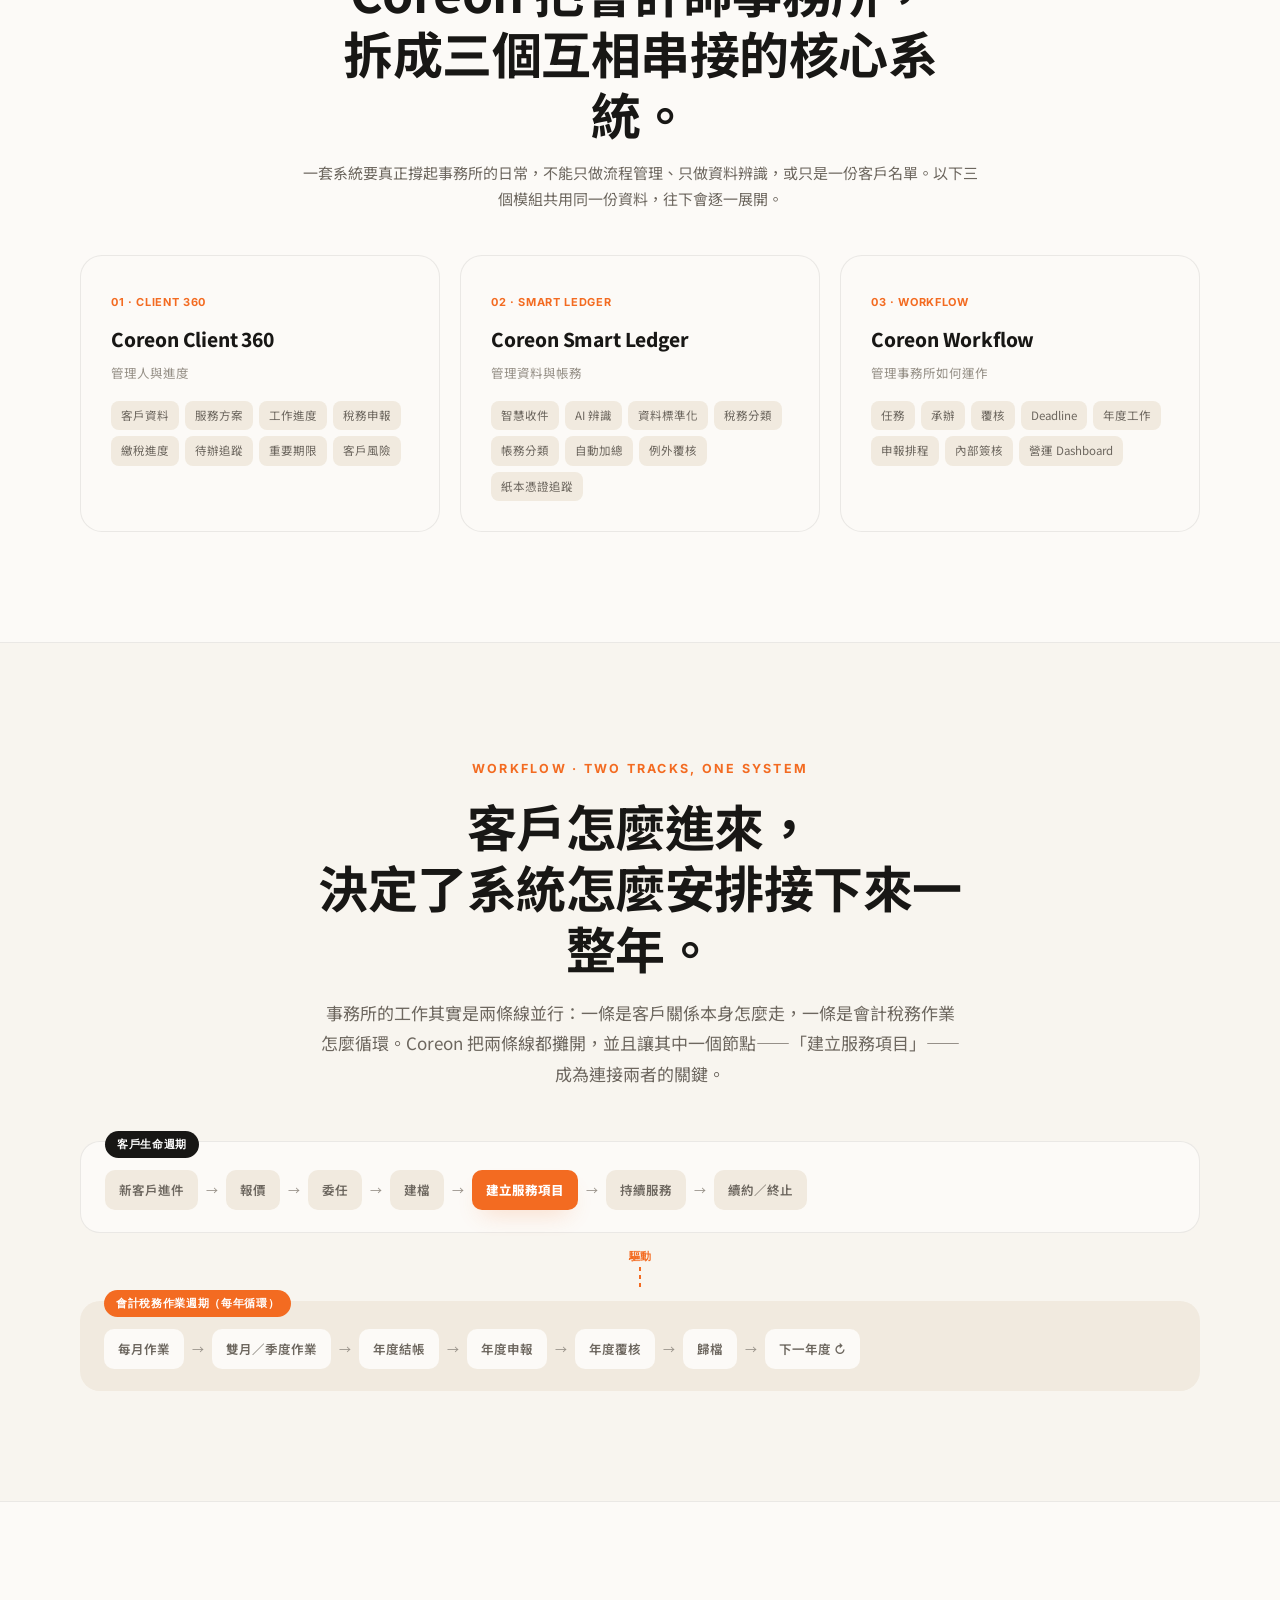
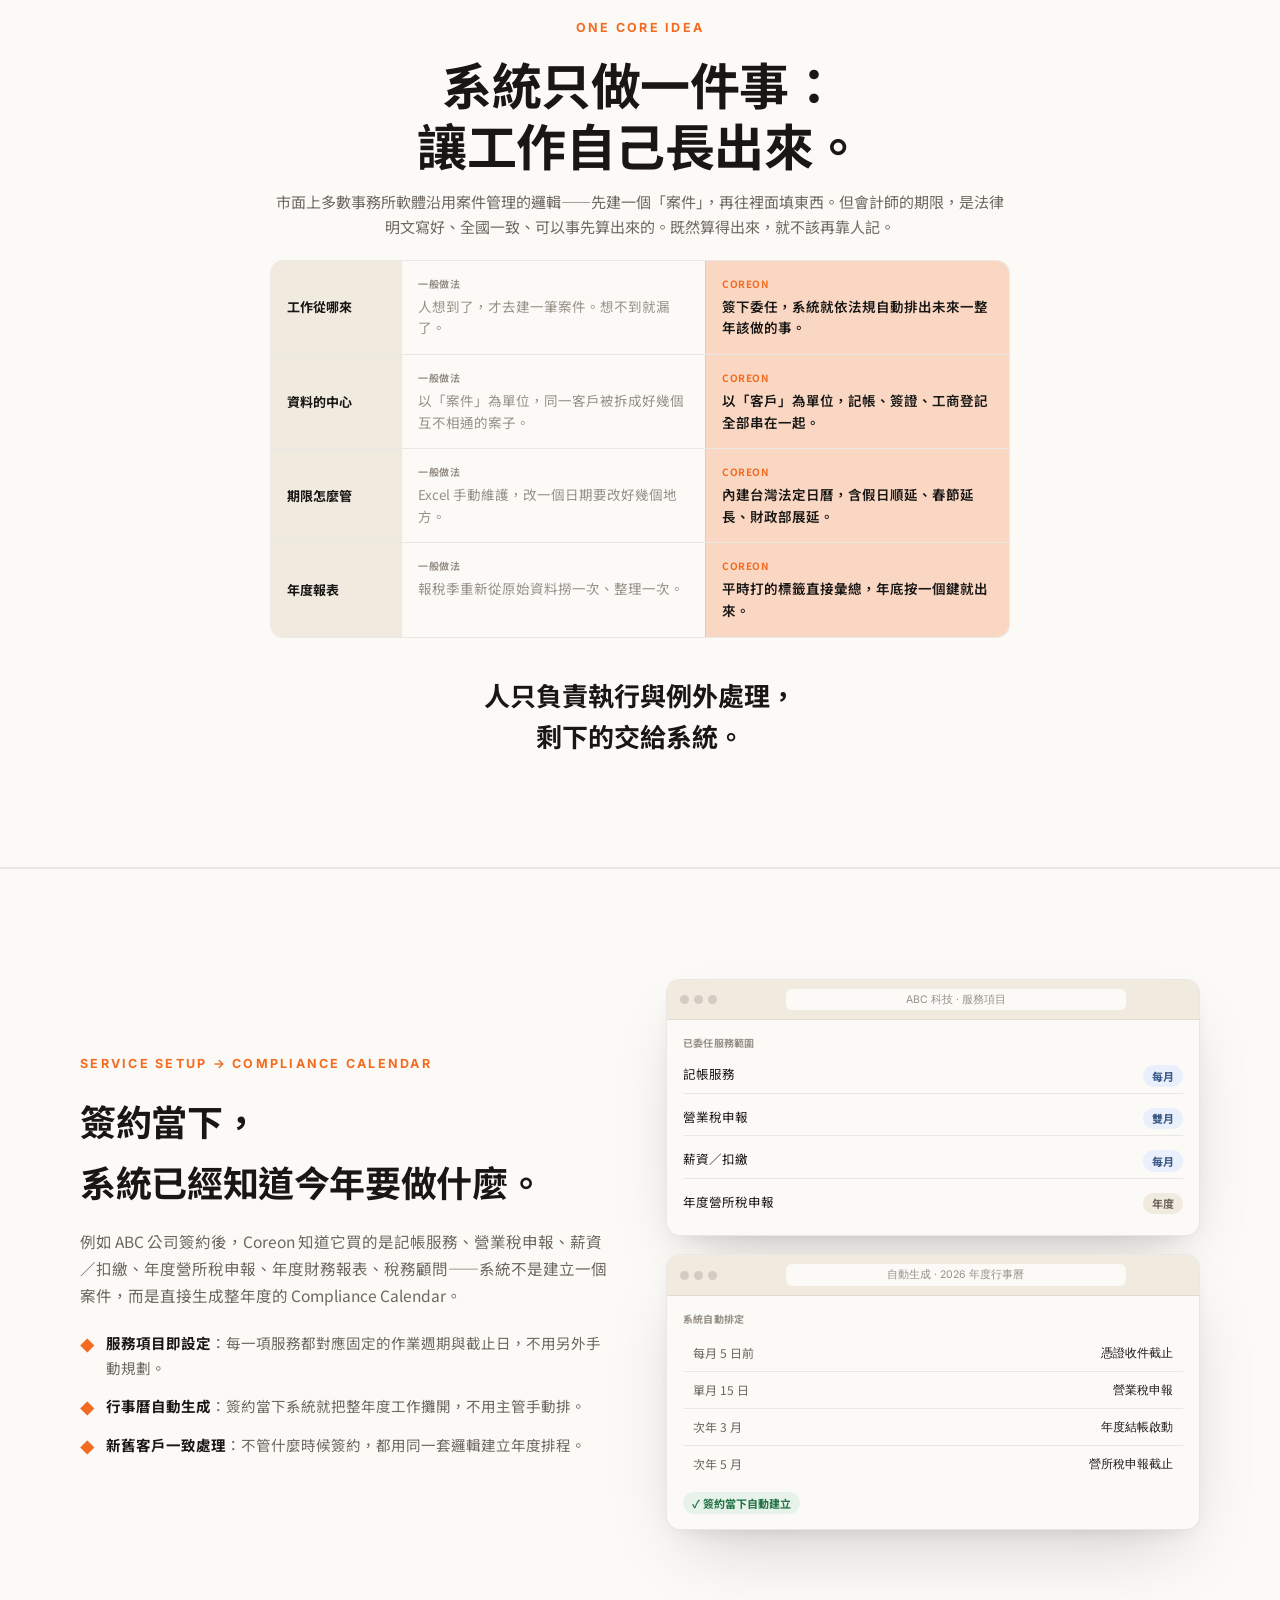
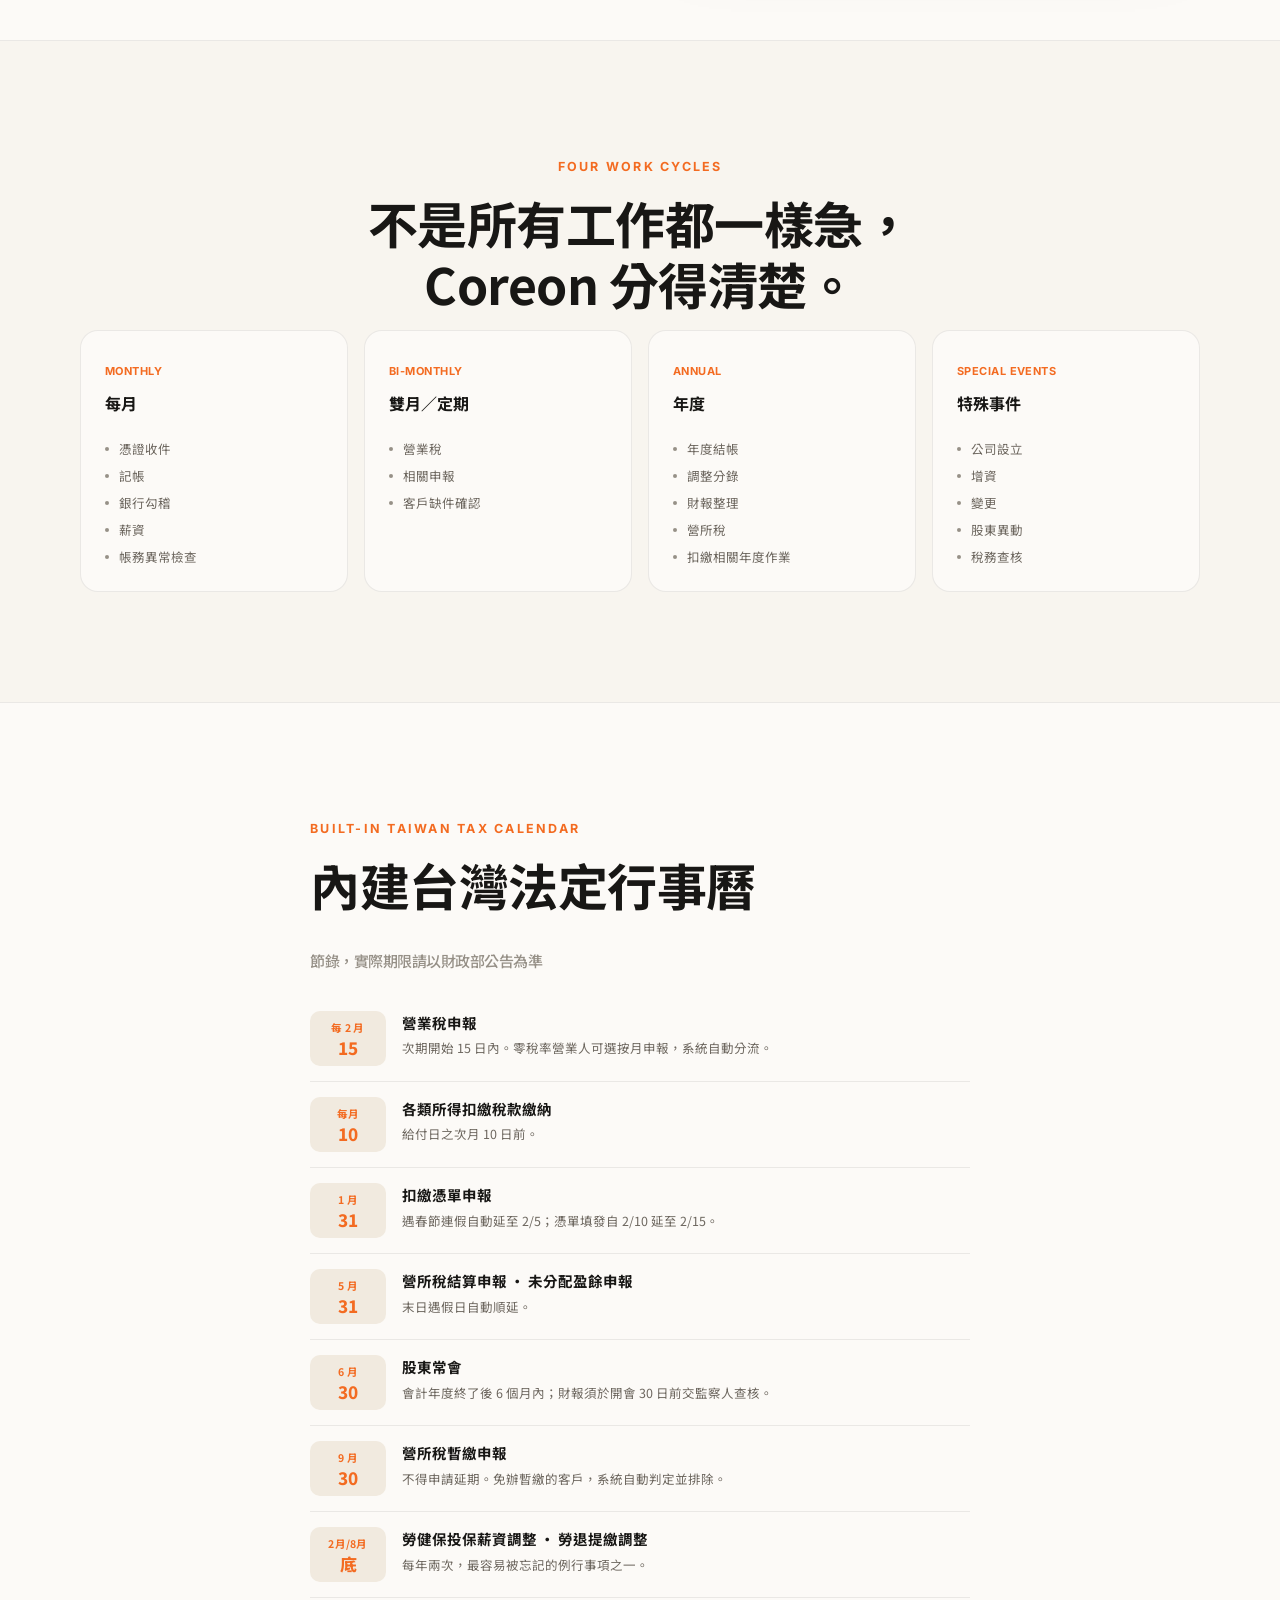
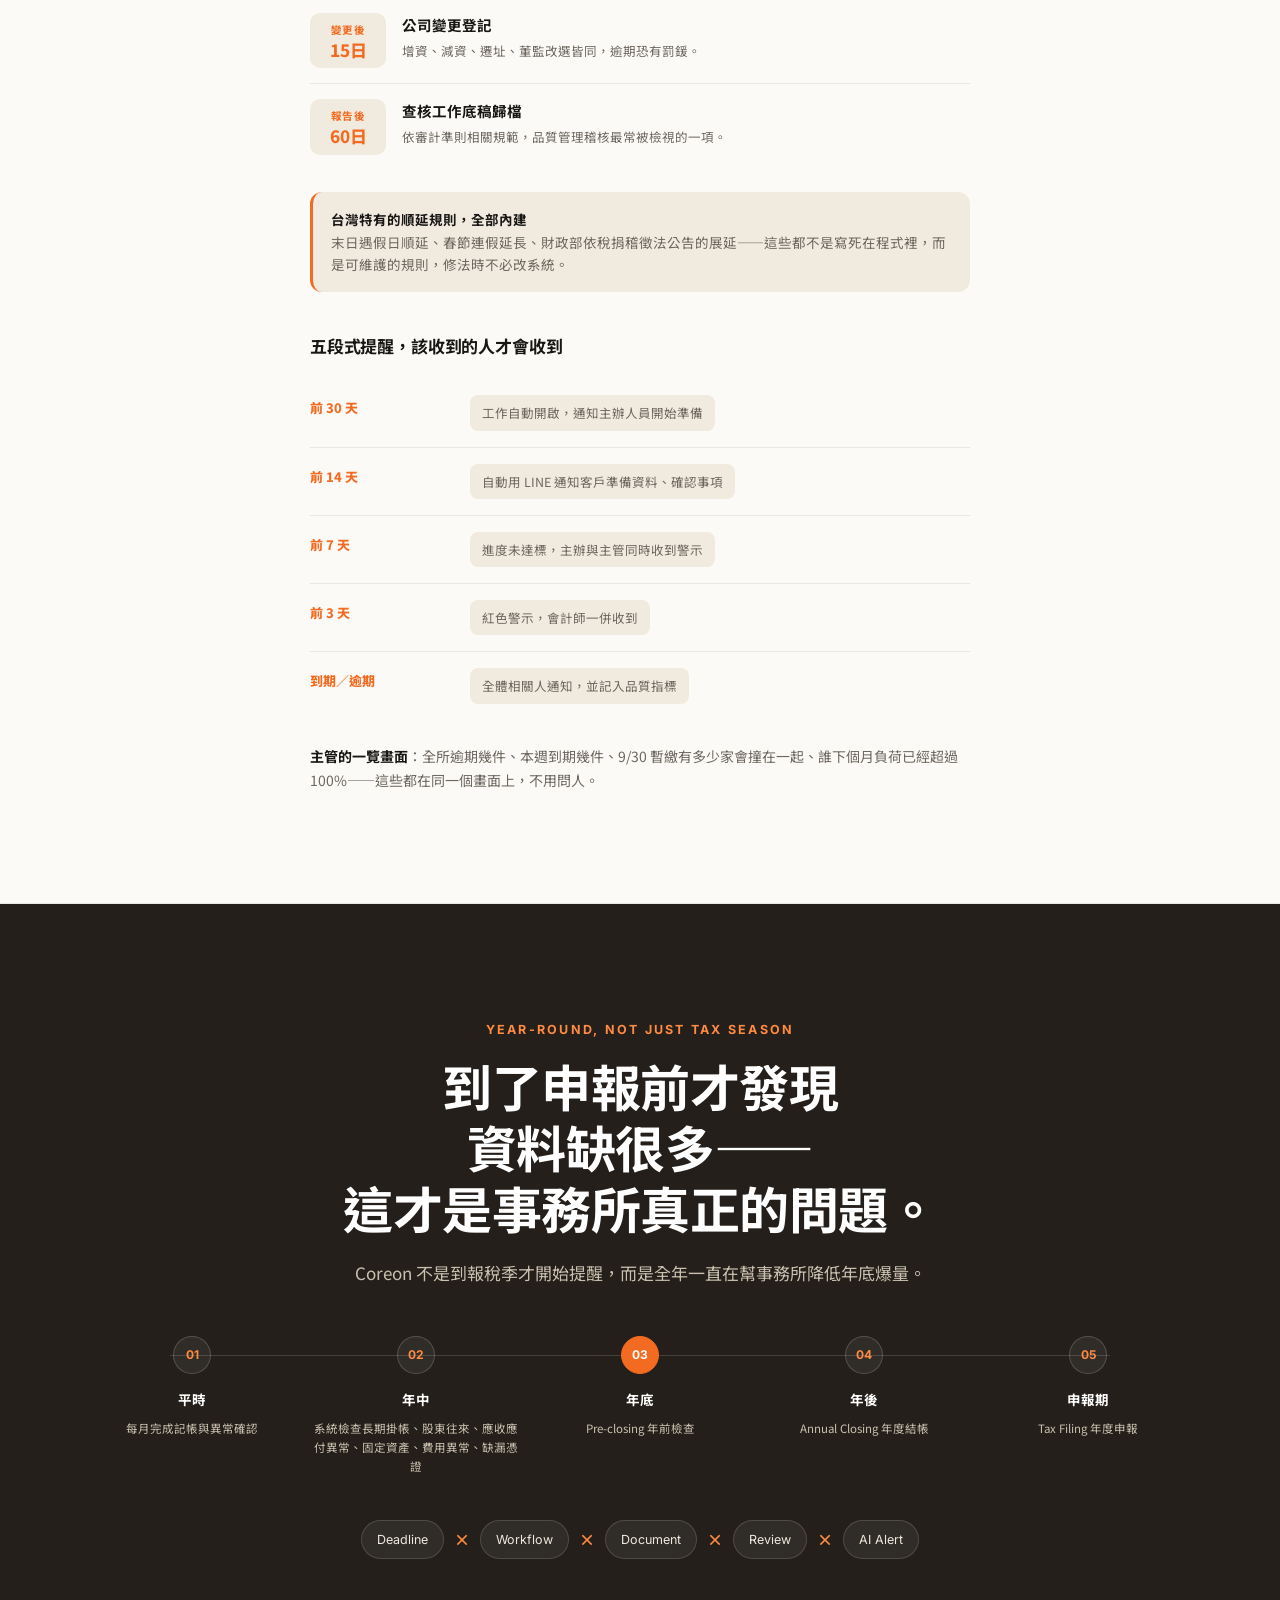
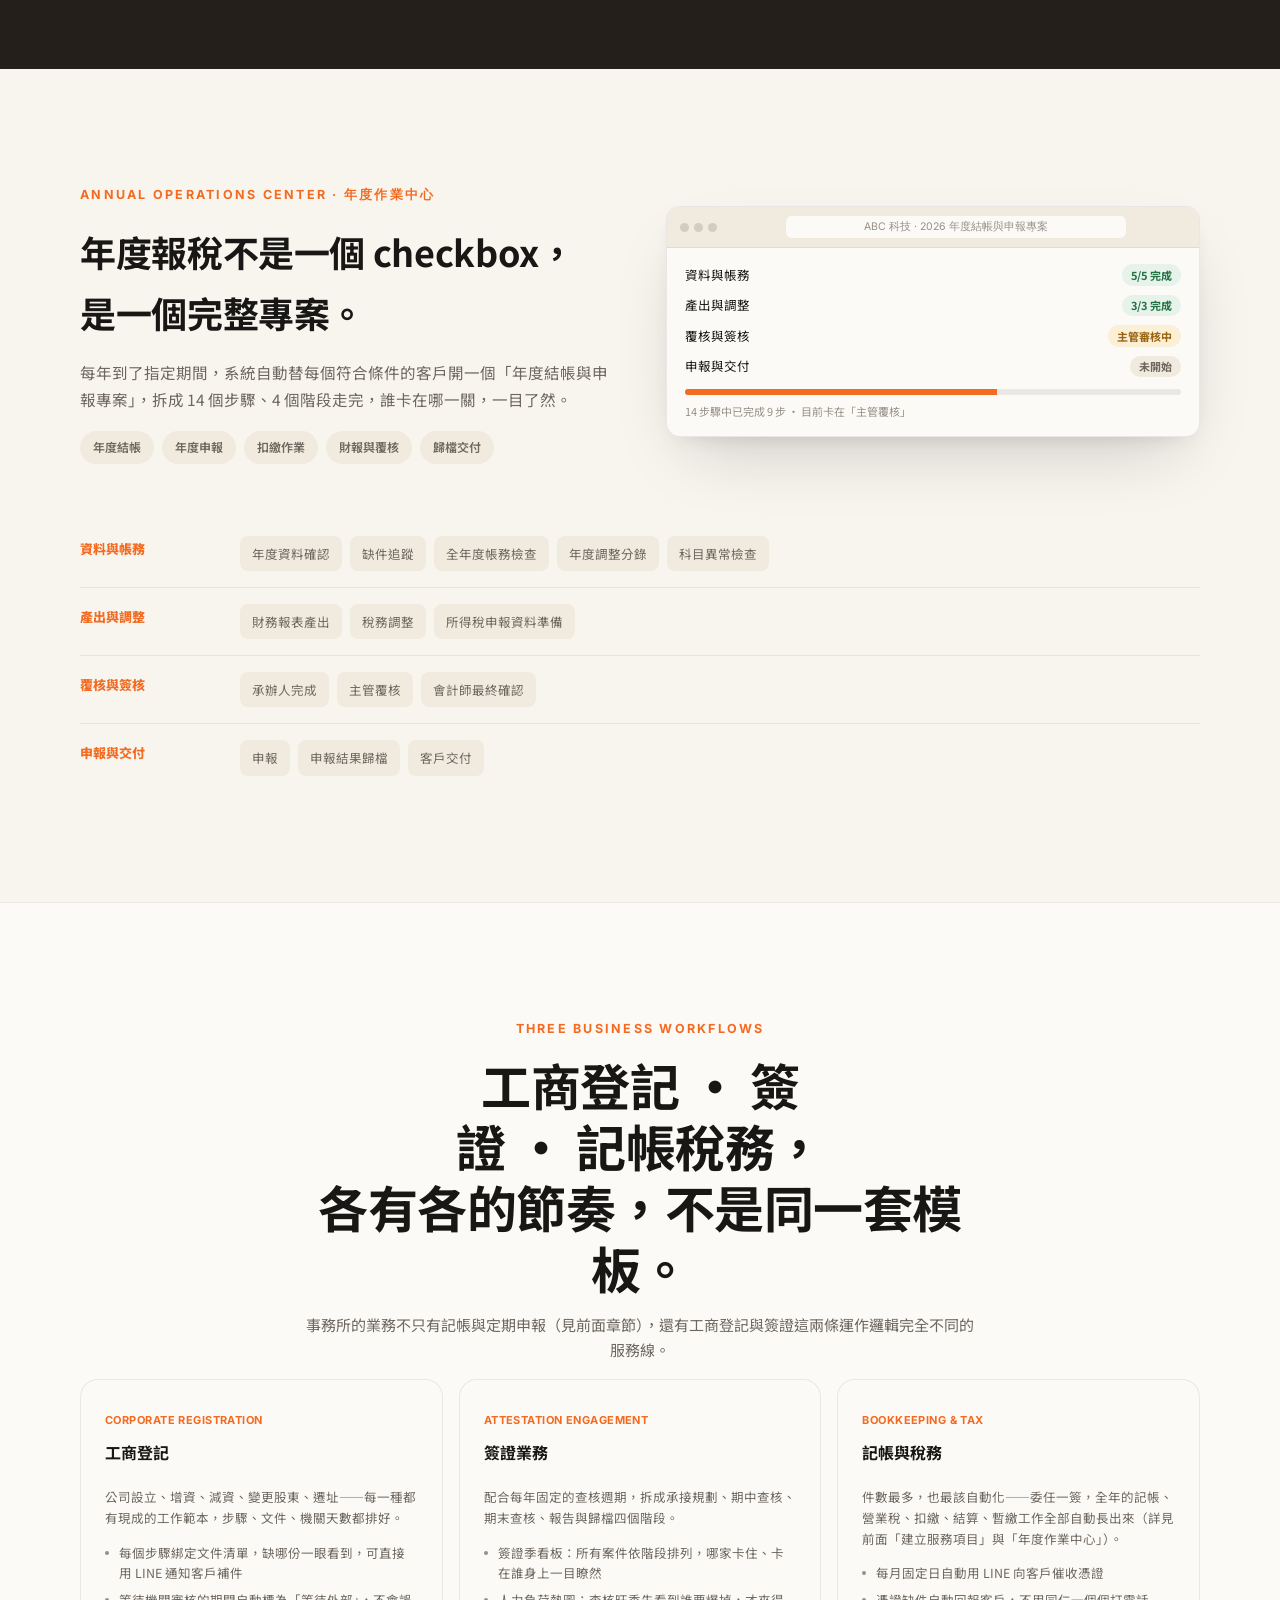
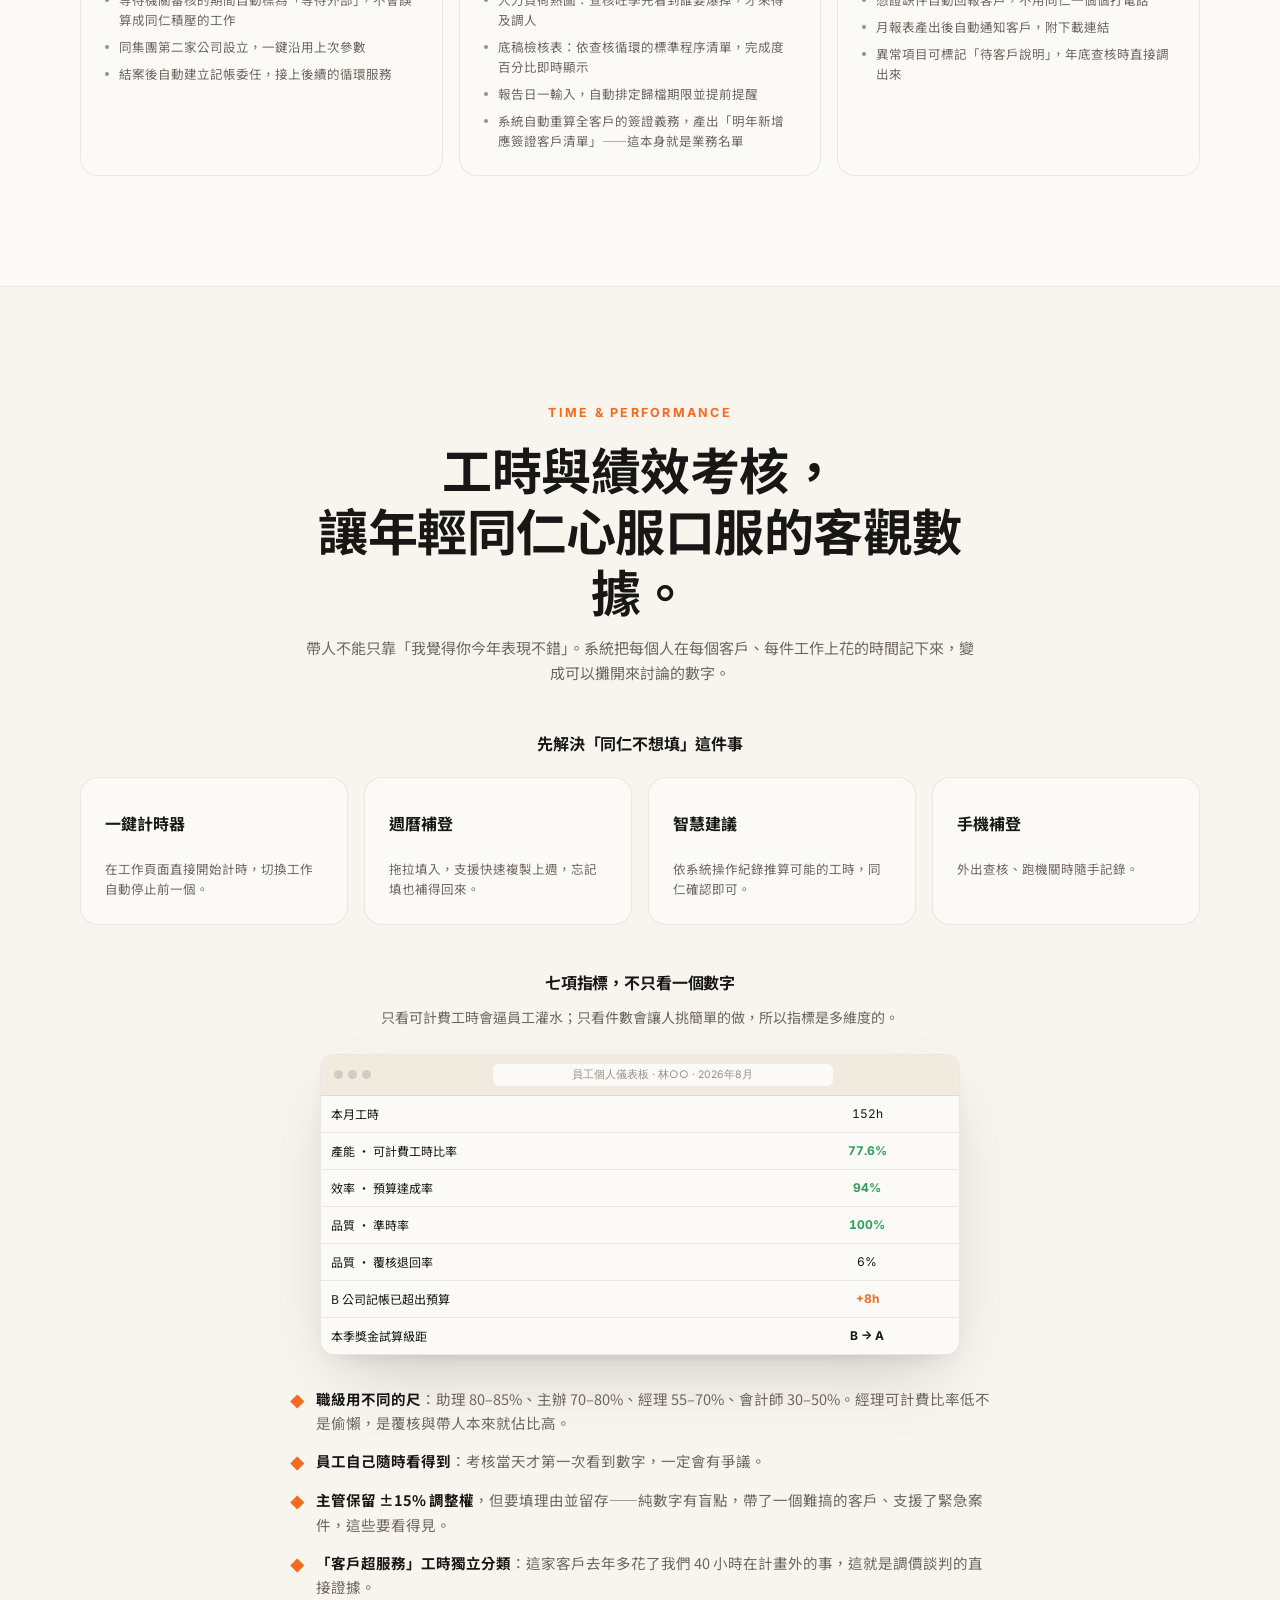
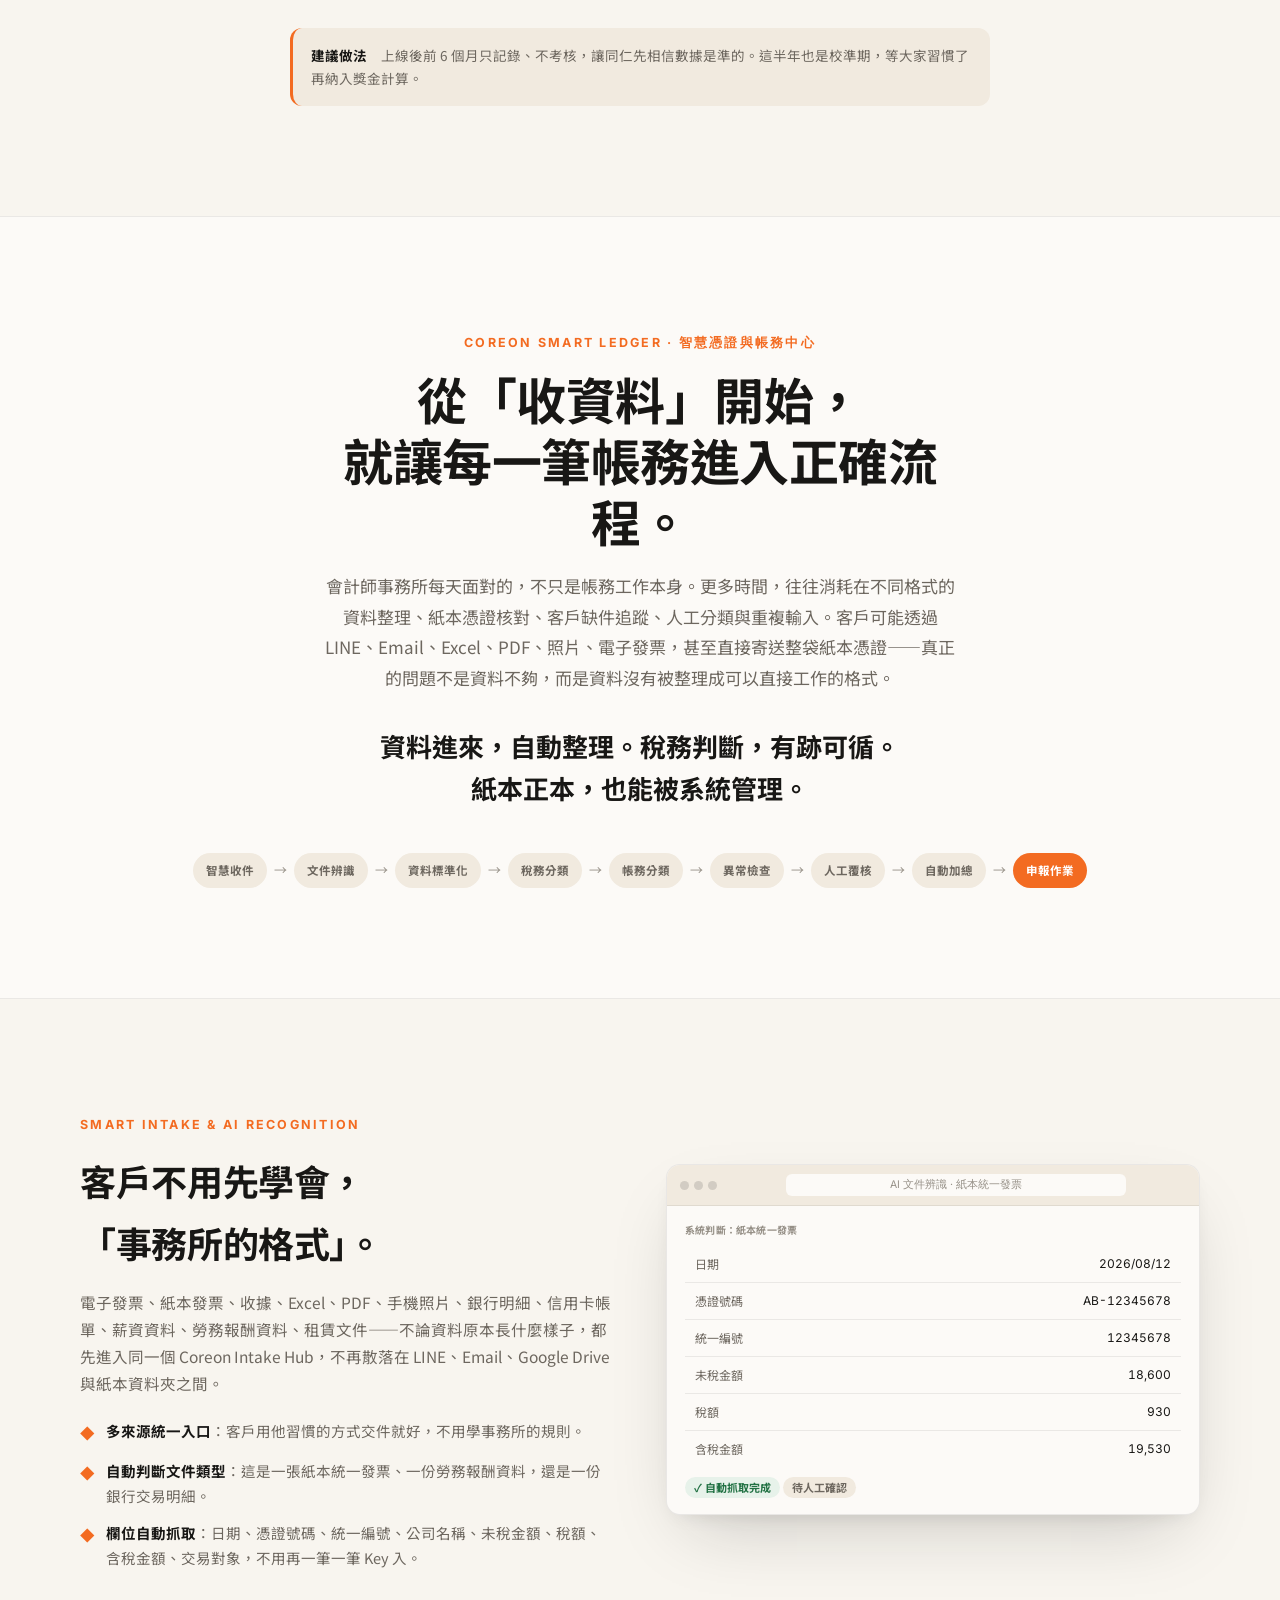
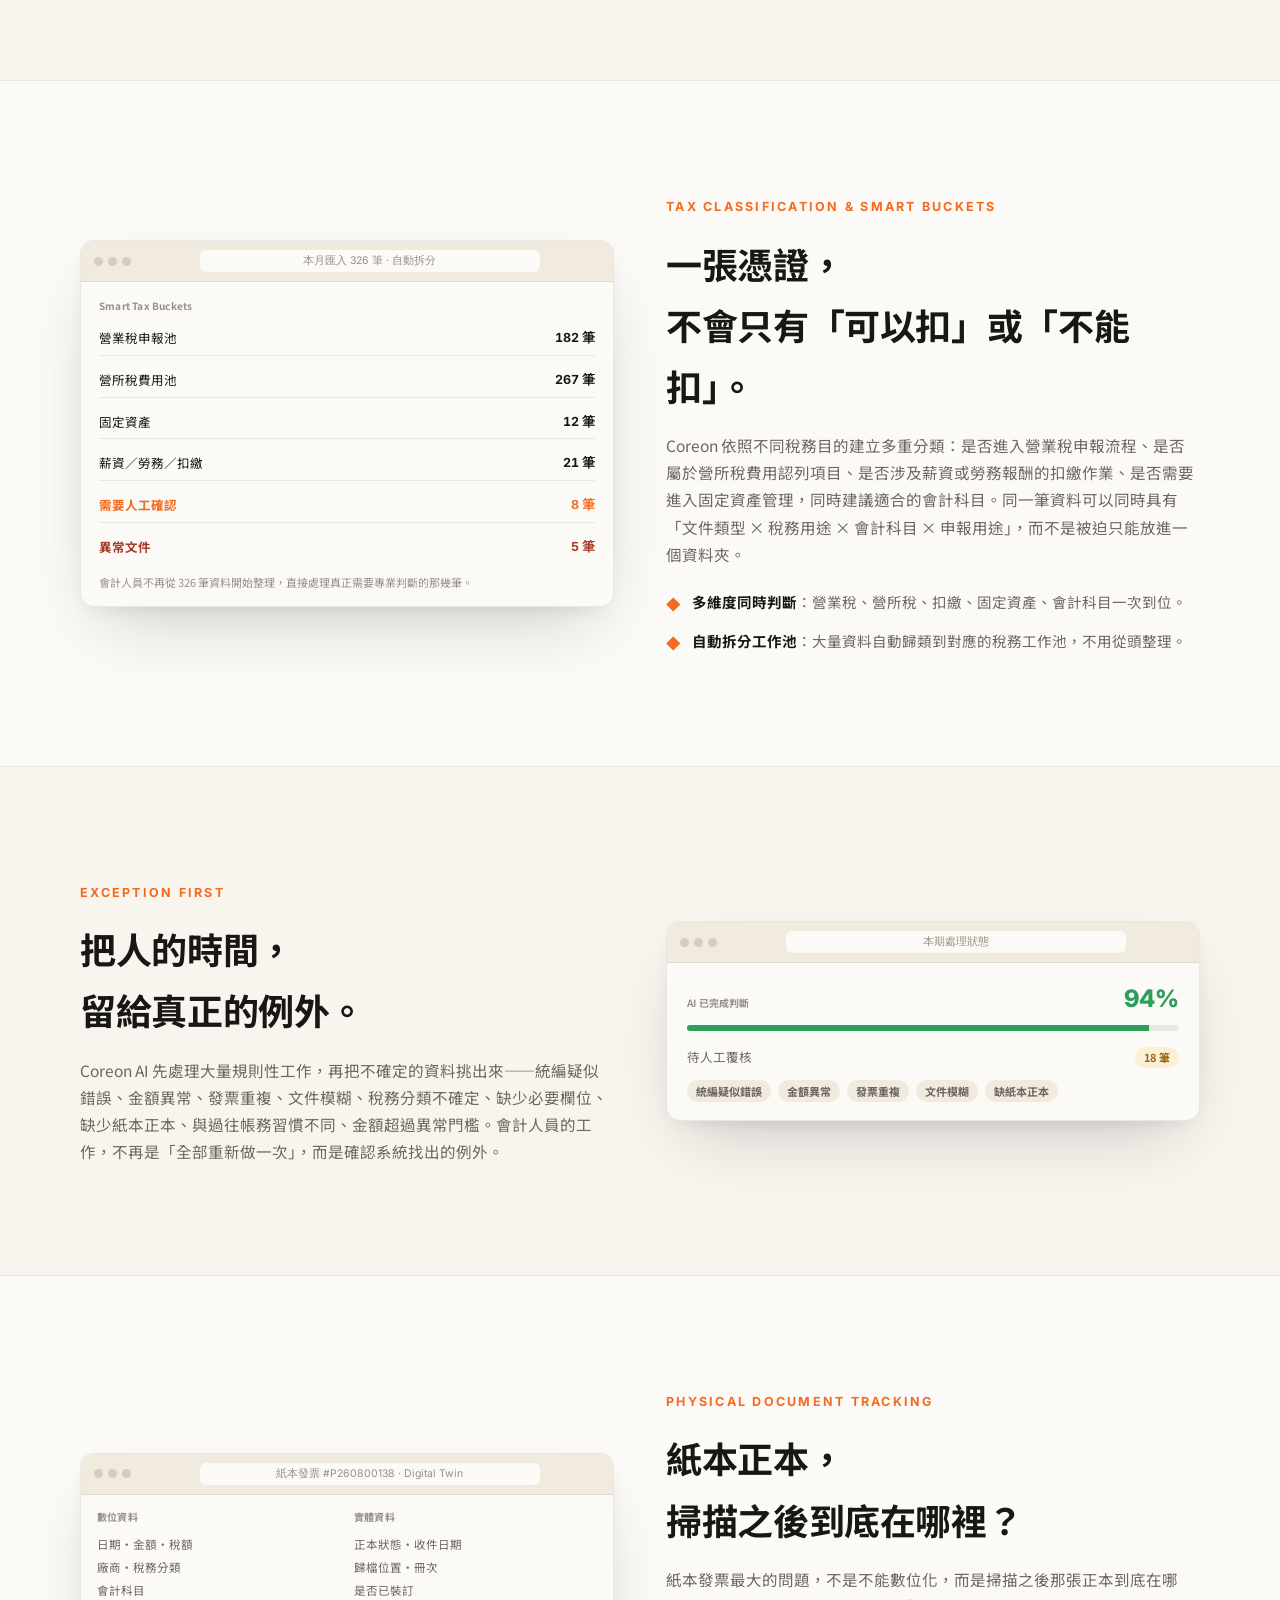
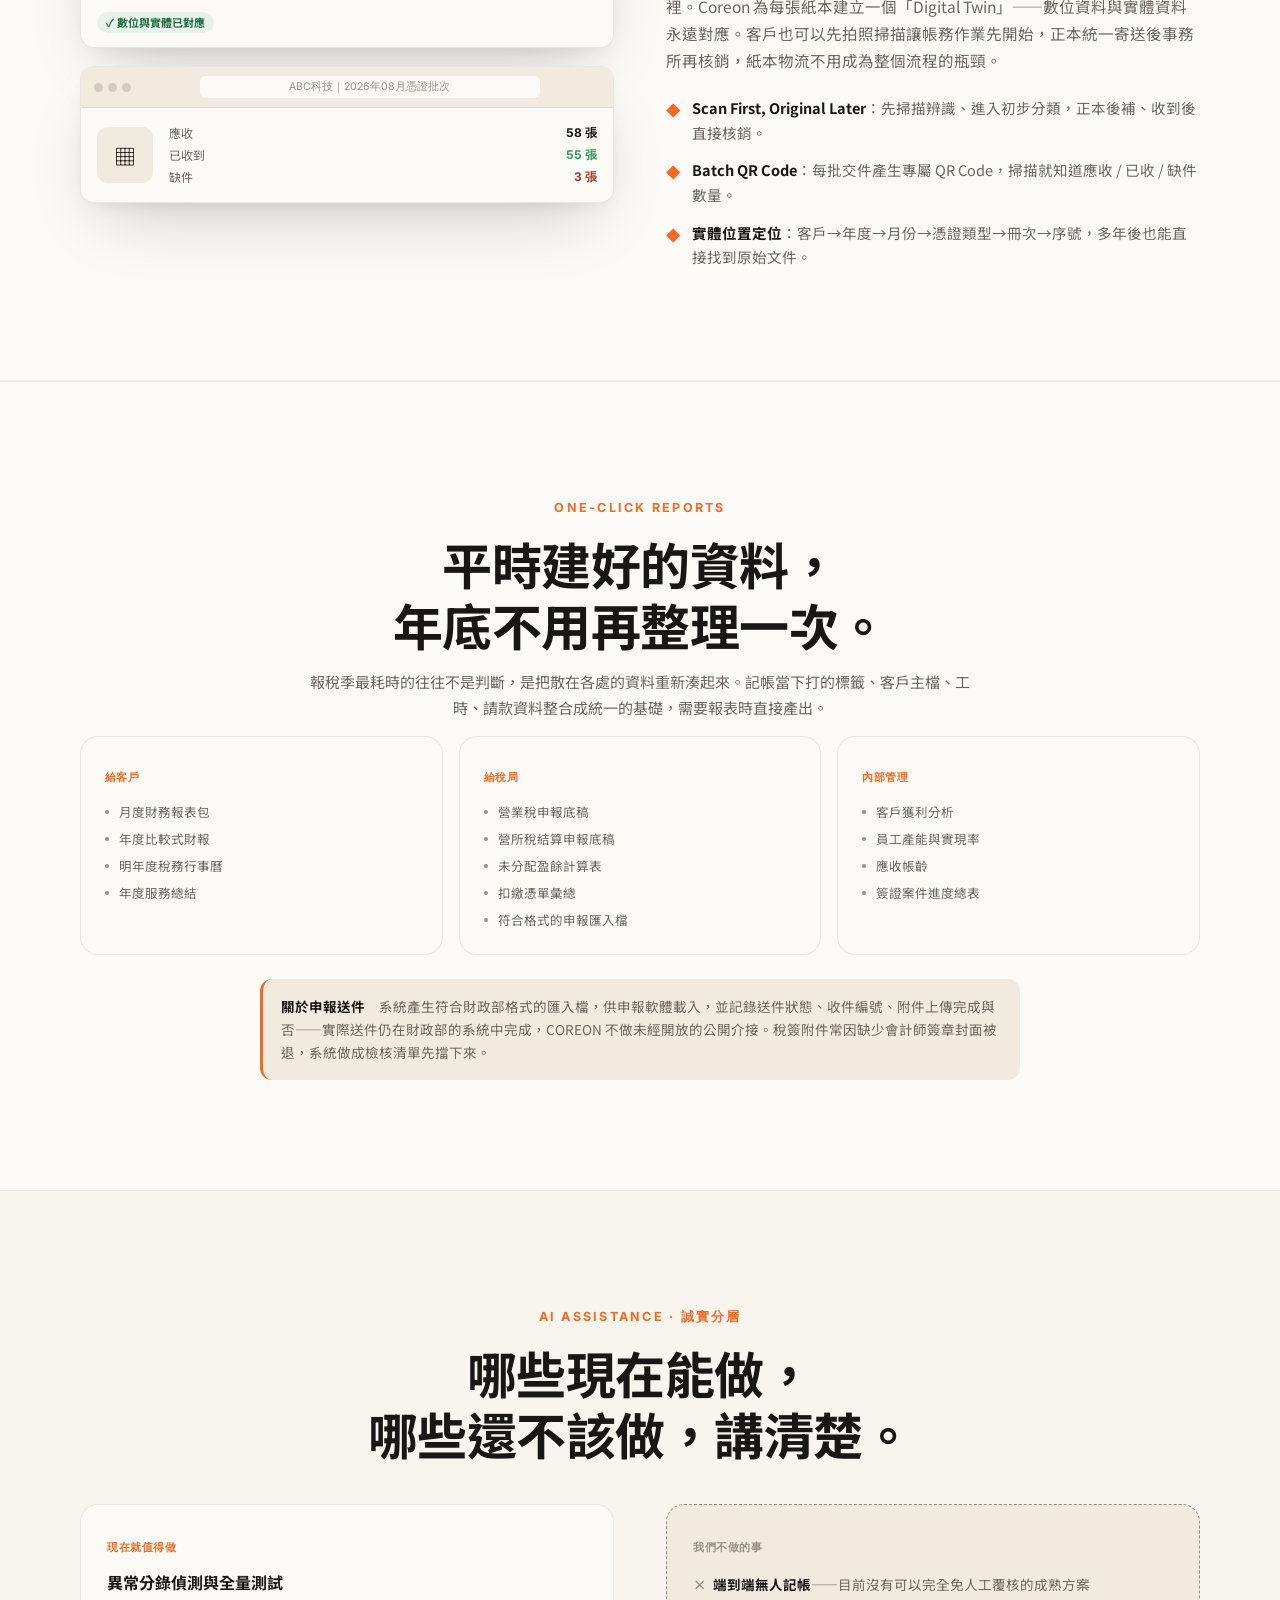
<file: industries/accounting/index.html>
<!DOCTYPE html>
<html lang="zh-Hant-TW">
<head>
<meta charset="UTF-8">
<meta name="viewport" content="width=device-width, initial-scale=1">

<!-- Google tag (gtag.js) -->
<script async src="https://www.googletagmanager.com/gtag/js?id=G-TXDZ6K7RPB"></script>
<script>
  window.dataLayer = window.dataLayer || [];
  function gtag(){dataLayer.push(arguments);}
  gtag('js', new Date());
  gtag('config', 'G-TXDZ6K7RPB');
</script>

<title>財會稅務｜COREON 會計師事務所營運作業系統</title>
<meta name="description" content="COREON 財會稅務方案：客戶簽約當下自動生成年度工作行事曆，智慧憑證辨識與稅務分類，客戶全週期進度一頁掌握，這套會計師事務所管理系統全年持續追蹤，不等報稅季才發現資料缺漏。">
<link rel="canonical" href="https://coreon.tw/industries/accounting/">
<meta property="og:type" content="website">
<meta property="og:site_name" content="COREON">
<meta property="og:title" content="財會稅務｜COREON 會計師事務所營運作業系統">
<meta property="og:description" content="把記帳、申報、年度結帳，收進一套系統。客戶生命週期與會計稅務作業週期雙軌並行，年度報稅不是 checkbox，是被系統管理的完整專案。">
<meta property="og:url" content="https://coreon.tw/industries/accounting/">
<meta property="og:image" content="https://coreon.tw/images/brand/coreon-lockup.webp">
<meta property="og:locale" content="zh_TW">
<meta name="twitter:card" content="summary_large_image">
<meta name="twitter:title" content="財會稅務｜COREON 會計師事務所營運作業系統">
<meta name="twitter:description" content="把記帳、申報、年度結帳，收進一套系統。客戶生命週期與會計稅務作業週期雙軌並行，全年持續檢查，不等報稅季才開始。">
<meta name="twitter:image" content="https://coreon.tw/images/brand/coreon-lockup.webp">
<link rel="icon" type="image/x-icon" href="/favicon.ico">
<link rel="icon" type="image/png" sizes="32x32" href="/images/brand/favicon-32x32.png">
<link rel="icon" type="image/png" sizes="16x16" href="/images/brand/favicon-16x16.png">
<link rel="apple-touch-icon" sizes="180x180" href="/images/brand/apple-touch-icon.png">
<link rel="stylesheet" href="/css/coreon-v2.css">
<style>
/* ── mockup system (shared pattern with /industries/finance/) ── */
.fin-paper{--paper:var(--bg-white);--paper-warm:var(--bg-sand);--paper-ink:var(--ink);--paper-soft:var(--ink-soft);--paper-faint:var(--ink-muted);--paper-hair:var(--line)}
.tnum{font-family:var(--mono);font-variant-numeric:tabular-nums}
.frame{background:var(--paper);border-radius:14px;overflow:hidden;border:1px solid rgba(24,23,21,.08);
  box-shadow:0 30px 70px -24px rgba(24,23,21,.22),0 8px 22px -12px rgba(24,23,21,.14);color:var(--paper-ink);font-size:13px;line-height:1.5}
.frame-bar{display:flex;align-items:center;gap:8px;padding:9px 13px;background:var(--paper-warm);border-bottom:1px solid var(--paper-hair)}
.frame-dots{display:flex;gap:5px}
.frame-dots i{width:9px;height:9px;border-radius:50%;background:rgba(24,23,21,.14);display:block}
.frame-url{flex:1;text-align:center;font-family:var(--mono);font-size:10.5px;color:var(--paper-faint);
  background:var(--paper);border-radius:6px;padding:3px 8px;max-width:340px;margin:0 auto;overflow:hidden;text-overflow:ellipsis;white-space:nowrap}
.hero-shot{margin-top:52px;position:relative}
.hero-shot::before{content:"";position:absolute;inset:-6% -4% -10%;z-index:-1;
  background:radial-gradient(60% 60% at 50% 30%,var(--accent-glow),transparent 70%);filter:blur(10px)}
.card-title{font-size:10px;color:var(--paper-faint);font-weight:700;margin-bottom:9px;letter-spacing:.02em}
.mpill{display:inline-flex;align-items:center;gap:5px;font-size:11px;font-weight:700;padding:2.5px 9px;border-radius:999px;font-family:var(--sans)}
.mpill-ok{background:#E7F2EA;color:#227244}
.mpill-warn{background:#FBEFD6;color:#9a6410}
.mpill-err{background:#FBE4DE;color:#a63a27}
.mpill-info{background:#EAF0FB;color:#3a5b86}
.mpill-mut{background:var(--paper-warm);color:var(--paper-soft)}
.dotstat{display:inline-block;width:9px;height:9px;border-radius:50%}
.dotstat.g{background:#2e9e5b}.dotstat.y{background:var(--accent)}.dotstat.r{background:#d2543c}
.tbl{width:100%;border-collapse:collapse;font-size:12px}
.tbl th{text-align:left;font-weight:500;color:var(--paper-faint);font-size:10px;padding:8px 10px;border-bottom:1px solid var(--paper-hair)}
.tbl td{padding:9px 10px;border-bottom:1px solid var(--paper-hair);color:var(--paper-ink)}
.tbl tr:last-child td{border-bottom:0}
.tbl .c{text-align:center}

.feature{display:grid;grid-template-columns:1fr 1fr;gap:52px;align-items:center}
.feature.flip .feat-text{order:2}
.split-hero{display:grid;grid-template-columns:0.85fr 1.15fr;gap:48px;align-items:center}
@media(max-width:860px){.split-hero{grid-template-columns:1fr;gap:30px}}
.split-panel{display:grid;grid-template-columns:1.4fr 1fr;gap:24px;align-items:start}
@media(max-width:860px){.split-panel{grid-template-columns:1fr}}
.feat-list{margin-top:22px;display:flex;flex-direction:column;gap:13px}
.feat-list .li{display:flex;gap:11px;font-size:14.5px;color:var(--ink-soft);line-height:1.7}
.feat-list .li b{color:var(--ink);font-weight:700}
.feat-list .tick{color:var(--accent);flex:none;margin-top:2px}
.mini-stack{display:flex;flex-direction:column;gap:18px}
@media(max-width:860px){.feature{grid-template-columns:1fr;gap:30px}.feature.flip .feat-text{order:0}}

.fin-caps{border-top:1px solid var(--line);border-bottom:1px solid var(--line);background:var(--bg-white)}
.fin-caps-in{display:grid;grid-template-columns:repeat(4,1fr)}
.fin-cap{padding:30px 22px;border-left:1px solid var(--line)}
.fin-cap:first-child{border-left:0}
.fin-cap .n{font-weight:800;font-size:30px;color:var(--accent);line-height:1}
.fin-cap .t{margin-top:9px;font-size:13.5px;color:var(--ink-soft);line-height:1.6}
@media(max-width:760px){.fin-caps-in{grid-template-columns:1fr 1fr}.fin-cap:nth-child(-n+2){border-bottom:1px solid var(--line)}.fin-cap:nth-child(odd){border-left:0}}

/* master flow strip */
.mflow{display:flex;flex-wrap:wrap;justify-content:center;align-items:center;gap:10px;margin-top:40px;max-width:980px;margin-left:auto;margin-right:auto}
.mflow .step{font-size:13px;font-weight:700;padding:11px 18px;border-radius:999px;background:var(--bg-sand);color:var(--ink-soft);white-space:nowrap}
.mflow .step.hi{background:var(--accent);color:#fff}
.mflow .arrow{color:var(--ink-muted);font-size:13px}
.mflow .loop{font-size:12px;font-weight:700;color:var(--accent);border:1.5px dashed var(--accent);padding:9px 16px;border-radius:999px}
.mflow.compact{gap:7px;max-width:900px}
.mflow.compact .step{font-size:11.5px;padding:8px 13px}

/* two-track diagram */
.track-wrap{margin-top:52px;display:flex;flex-direction:column;gap:8px}
.track{display:flex;align-items:center;gap:0;flex-wrap:wrap;position:relative;padding:22px 24px;border-radius:20px}
.track.t1{background:var(--bg-white);border:1px solid var(--line)}
.track.t2{background:var(--bg-sand)}
.track-label{position:absolute;top:-11px;left:24px;font-family:var(--mono);font-size:11px;font-weight:700;letter-spacing:.06em;
  background:var(--ink);color:#fff;padding:4px 12px;border-radius:999px}
.track-nodes{display:flex;flex-wrap:wrap;align-items:center;gap:8px;margin-top:6px}
.track-node{font-size:12.5px;font-weight:600;padding:9px 14px;border-radius:10px;background:var(--bg-sand);color:var(--ink-soft);white-space:nowrap}
.track.t2 .track-node{background:var(--bg-white)}
.track-node.pivot{background:var(--accent);color:#fff;font-weight:800;box-shadow:0 12px 24px -10px var(--accent-glow)}
.track-arrow{color:var(--ink-muted);font-size:12px}
.track-connector{display:flex;flex-direction:column;align-items:center;gap:2px;padding:6px 0;color:var(--accent);font-family:var(--mono);font-size:11px;font-weight:700}
.track-connector .ln{width:1.5px;height:20px;background:repeating-linear-gradient(180deg,var(--accent) 0 4px,transparent 4px 8px)}
@media(max-width:700px){.track-node{font-size:11.5px;padding:7px 11px}}

/* 4 cycles / capability card grids (shared shape) */
.cyc-grid{margin-top:16px;display:grid;grid-template-columns:repeat(4,1fr);gap:16px}
.cyc-grid.cols-3{grid-template-columns:repeat(3,1fr)}
.cyc{background:var(--bg-white);border:1px solid var(--line);border-radius:18px;padding:24px}
.cyc .k{font-family:var(--mono);font-size:11px;color:var(--accent);font-weight:700;letter-spacing:.04em}
.cyc h4{margin-top:8px;font-size:16px;font-weight:700}
.cyc p.d{margin-top:8px;font-size:12.5px;color:var(--ink-soft);line-height:1.65}
.cyc ul{margin:14px 0 0;padding:0;list-style:none;display:flex;flex-direction:column;gap:7px}
.cyc li{font-size:12.5px;color:var(--ink-soft);line-height:1.6;padding-left:14px;position:relative}
.cyc li::before{content:"";position:absolute;left:0;top:8px;width:4px;height:4px;border-radius:50%;background:var(--ink-muted)}
@media(max-width:860px){.cyc-grid,.cyc-grid.cols-3{grid-template-columns:1fr 1fr}}
@media(max-width:560px){.cyc-grid,.cyc-grid.cols-3{grid-template-columns:1fr}}

/* dark accent sections */
.acc-dark{background:#241F1A;color:#EFE9DD}
.acc-dark .eyebrow{color:var(--accent-2)}
.acc-dark .h2-block h2{color:#fff}
.acc-dark .story{color:#C9C0AF}
.timeline{margin-top:48px;display:grid;grid-template-columns:repeat(5,1fr);gap:0;position:relative}
.timeline::before{content:"";position:absolute;top:19px;left:8%;right:8%;height:1px;background:rgba(255,255,255,.14)}
.tl-node{display:flex;flex-direction:column;align-items:center;text-align:center;padding:0 8px;position:relative}
.tl-dot{width:38px;height:38px;border-radius:50%;background:rgba(255,255,255,.06);border:1.5px solid rgba(255,255,255,.18);
  display:flex;align-items:center;justify-content:center;font-family:var(--mono);font-size:12px;font-weight:700;color:var(--accent-2);z-index:1}
.tl-node.now .tl-dot{background:var(--accent);border-color:var(--accent);color:#fff}
.tl-phase{margin-top:14px;font-size:13.5px;font-weight:700;color:#fff}
.tl-eng{margin-top:8px;font-size:11.5px;line-height:1.65;color:#C9C0AF}
@media(max-width:860px){.timeline{grid-template-columns:1fr 1fr;gap:24px 0}.timeline::before{display:none}}
.engine-row{margin-top:44px;display:flex;flex-wrap:wrap;justify-content:center;align-items:center;gap:10px}
.engine-row .chip{font-family:var(--mono);font-size:12.5px;color:#EFE9DD;background:rgba(255,255,255,.06);border:1px solid rgba(255,255,255,.14);padding:8px 15px;border-radius:999px}
.engine-row .x{color:var(--accent-2);font-weight:700}

/* annual ops center phases */
.aoc-tags{margin-top:18px;display:flex;flex-wrap:wrap;gap:8px}
.aoc-tags span{font-size:12px;font-weight:600;padding:6px 13px;border-radius:999px;background:var(--bg-sand);color:var(--ink-soft)}
.phase-list{margin-top:26px;display:flex;flex-direction:column;gap:0}
.phase{display:grid;grid-template-columns:140px 1fr;gap:20px;padding:16px 0;border-top:1px solid var(--line)}
.phase:first-child{border-top:0}
.phase .ph-name{font-size:13px;font-weight:800;color:var(--accent);align-self:start;padding-top:2px}
.phase .ph-steps{display:flex;flex-wrap:wrap;gap:8px}
.phase .ph-steps span{font-size:12.5px;color:var(--ink-soft);background:var(--bg-sand);padding:7px 12px;border-radius:8px}
@media(max-width:600px){.phase{grid-template-columns:1fr}.phase .ph-name{padding-top:0}}

/* real problem */
.problem-list{margin-top:16px;display:flex;flex-direction:column;gap:2px}
.problem-list .p{display:flex;gap:14px;align-items:flex-start;padding:16px 4px;border-bottom:1px solid var(--line);font-size:15px;color:var(--ink-soft);line-height:1.7}
.problem-list .p:last-child{border-bottom:0}
.problem-list .p .num{font-family:var(--mono);font-size:13px;font-weight:800;color:var(--ink-muted);flex:none;padding-top:2px}

/* three pillars */
.pillar-grid{margin-top:44px;display:grid;grid-template-columns:repeat(3,1fr);gap:20px}
.pillar{background:var(--bg-white);border:1px solid var(--line);border-radius:22px;padding:30px;transition:transform .2s,border-color .2s}
.pillar:hover{transform:translateY(-3px);border-color:var(--accent)}
.pillar .pn{font-family:var(--mono);font-size:11px;color:var(--accent);font-weight:700;letter-spacing:.06em}
.pillar h3{margin-top:10px;font-size:19px;font-weight:800}
.pillar .pd{margin-top:6px;font-size:12.5px;color:var(--ink-muted)}
.pillar ul{margin:18px 0 0;padding:0;list-style:none;display:flex;flex-wrap:wrap;gap:6px}
.pillar li{font-size:11.5px;color:var(--ink-soft);background:var(--bg-sand);padding:5px 10px;border-radius:8px}
@media(max-width:860px){.pillar-grid{grid-template-columns:1fr}}

/* stat grid (manager dashboard) */
.stat-grid{margin-top:16px;display:grid;grid-template-columns:repeat(4,1fr);gap:14px}
.stat-grid .st{background:var(--bg-white);border:1px solid var(--line);border-radius:14px;padding:18px}
.stat-grid .st.warn .n{color:#c9761f}
.stat-grid .st.err .n{color:#c0432c}
.stat-grid .st .n{font-weight:800;font-size:25px;color:var(--accent);line-height:1;font-family:var(--mono)}
.stat-grid .st .t{margin-top:7px;font-size:11.5px;color:var(--ink-soft);line-height:1.5}
@media(max-width:860px){.stat-grid{grid-template-columns:1fr 1fr}}
@media(max-width:480px){.stat-grid{grid-template-columns:1fr}}

/* client health compare cards */
.health-grid{margin-top:20px;display:grid;grid-template-columns:1fr 1fr;gap:20px}
.health-card{border-radius:18px;padding:24px;border:1px solid var(--line)}
.health-card.warn{background:#FBF6E9;border-color:#EEDBA0}
.health-card.risk{background:#FBEEEA;border-color:#EFC2B0}
.health-card .hh{font-weight:800;font-size:14.5px}
.health-card .hrow{display:flex;justify-content:space-between;font-size:12.5px;color:var(--ink-soft);padding:9px 0;border-bottom:1px solid rgba(24,23,21,.07)}
.health-card .hrow:last-child{border-bottom:0}
.health-card .hrow b{color:var(--ink);font-family:var(--mono);font-weight:700}
@media(max-width:700px){.health-grid{grid-template-columns:1fr}}

/* unified todo card */
.todo-card{background:var(--paper);border-radius:14px;overflow:hidden}
.todo-row{display:flex;align-items:center;gap:14px;padding:15px 18px;border-bottom:1px solid var(--paper-hair)}
.todo-row:last-child{border-bottom:0}
.todo-row .tag{font-size:10.5px;font-weight:700;padding:5px 11px;border-radius:999px;background:var(--paper-warm);color:var(--paper-soft);flex:none;white-space:nowrap}
.todo-row .tx{font-size:13px;color:var(--paper-ink)}
.todo-row .amt{margin-left:auto;font-family:var(--mono);font-weight:700;font-size:13px;color:var(--accent);flex:none;white-space:nowrap}

/* ── Client 360 detail components ── */
/* disconnected sources diagram */
.disperse-wrap{position:relative;min-height:300px;display:flex;align-items:center;justify-content:center}
.disperse-core{width:130px;height:130px;border-radius:50%;background:radial-gradient(circle at 32% 28%,var(--accent-2),var(--accent) 78%);
  display:flex;align-items:center;justify-content:center;color:#fff;font-weight:800;font-size:13px;text-align:center;line-height:1.4;box-shadow:0 26px 48px -14px var(--accent-glow);z-index:2}
.disperse-node{position:absolute;transform:translate(-50%,-50%);font-size:12.5px;font-weight:700;color:var(--ink-soft);
  background:var(--bg-white);border:1px solid var(--line);padding:9px 15px;border-radius:11px;z-index:2;white-space:nowrap}
.disperse-svg{position:absolute;inset:0;z-index:1}
@media(max-width:640px){.disperse-wrap{min-height:340px}.disperse-node{font-size:11px;padding:7px 11px}}

/* workspace shell (sidebar + overview grid) */
.ws-shell{display:grid;grid-template-columns:190px 1fr}
.ws-side{background:var(--paper-warm);border-right:1px solid var(--paper-hair);padding:16px 14px}
.ws-side .cl{font-size:12.5px;font-weight:700;color:var(--paper-ink);padding:6px 8px 14px}
.ws-side a{display:block;font-size:11.5px;color:var(--paper-soft);padding:7px 8px;border-radius:8px;margin-bottom:1px}
.ws-side a.on{background:var(--accent);color:#fff;font-weight:700}
.ws-main{padding:20px;display:grid;grid-template-columns:1fr 1fr 1fr;gap:12px}
.ws-card{background:var(--paper);border:1px solid var(--paper-hair);border-radius:12px;padding:14px}
.ws-card .wk{font-size:9.5px;color:var(--paper-faint);font-weight:700;letter-spacing:.04em}
.ws-card .wv{margin-top:7px;font-family:var(--mono);font-weight:800;font-size:19px;color:var(--paper-ink)}
.ws-card .wd{margin-top:4px;font-size:10.5px;color:var(--paper-soft)}
@media(max-width:760px){.ws-shell{grid-template-columns:1fr}.ws-side{display:none}.ws-main{grid-template-columns:1fr 1fr}}
@media(max-width:480px){.ws-main{grid-template-columns:1fr}}

/* linear progress timeline */
.lprog{display:flex;align-items:flex-start;justify-content:space-between;position:relative;padding:6px 4px 0}
.lprog::before{content:"";position:absolute;top:13px;left:4%;right:4%;height:1px;background:var(--paper-hair)}
.lprog-node{position:relative;display:flex;flex-direction:column;align-items:center;gap:9px;flex:1;text-align:center}
.lprog-dot{width:15px;height:15px;border-radius:50%;background:var(--paper);border:2px solid var(--paper-hair);z-index:1}
.lprog-node.done .lprog-dot{background:#2e9e5b;border-color:#2e9e5b}
.lprog-node.now .lprog-dot{background:var(--accent);border-color:var(--accent);box-shadow:0 0 0 4px var(--accent-glow)}
.lprog-lb{font-size:10.5px;color:var(--paper-soft);font-weight:600;line-height:1.4}
.lprog-node.now .lprog-lb{color:var(--accent);font-weight:700}
@media(max-width:700px){.lprog{flex-wrap:wrap;gap:16px 0}.lprog::before{display:none}.lprog-node{flex:1 1 30%}}

/* attention rows v2 */
.attn-card{background:var(--paper);border-radius:14px;overflow:hidden}
.attn-row{display:flex;align-items:center;gap:12px;padding:15px 16px;border-bottom:1px solid var(--paper-hair);border-left:3px solid transparent}
.attn-row:last-child{border-bottom:0}
.attn-row.c-red{border-left-color:#d2543c}
.attn-row.c-yellow{border-left-color:var(--accent)}
.attn-row.c-blue{border-left-color:#3a5b86}
.attn-row .adot{font-size:14px;flex:none}
.attn-row .abody{flex:1;min-width:0}
.attn-row .atag{font-size:10px;font-weight:700;color:var(--paper-faint);text-transform:uppercase;letter-spacing:.03em}
.attn-row .atx{margin-top:2px;font-size:13px;color:var(--paper-ink);font-weight:600}
.attn-row .alink{font-size:11.5px;font-weight:700;color:var(--accent);flex:none;white-space:nowrap}

/* portal mockup */
.portal-shot{max-width:330px;margin:0 auto;background:var(--paper);border-radius:22px;border:1px solid var(--paper-hair);
  box-shadow:0 30px 70px -24px rgba(24,23,21,.22);overflow:hidden}
.portal-top{background:linear-gradient(150deg,var(--accent),var(--accent-2));padding:22px 20px;color:#fff}
.portal-top .pg{font-size:11px;opacity:.85}
.portal-top .pn{margin-top:4px;font-size:16px;font-weight:800}
.portal-bar{margin-top:9px;height:7px;border-radius:99px;background:rgba(255,255,255,.3);overflow:hidden}
.portal-bar i{display:block;height:100%;background:#fff;border-radius:99px}
.portal-body{padding:18px 20px}
.portal-todo{background:var(--paper-warm);border-radius:12px;padding:12px 14px;display:flex;justify-content:space-between;align-items:center;margin-bottom:10px}
.portal-todo:last-child{margin-bottom:0}

/* history timeline */
.htl{display:flex;flex-direction:column;gap:0;max-width:600px;margin:0 auto}
.htl-row{display:grid;grid-template-columns:74px 20px 1fr;gap:0;padding:13px 0}
.htl-date{font-family:var(--mono);font-size:11.5px;color:var(--ink-muted);padding-top:1px}
.htl-mark{display:flex;justify-content:center;position:relative}
.htl-mark::before{content:"";position:absolute;top:18px;bottom:-13px;width:1px;background:var(--line)}
.htl-row:last-child .htl-mark::before{display:none}
.htl-dot{width:9px;height:9px;border-radius:50%;background:var(--ink-muted);margin-top:4px}
.htl-row.done .htl-dot{background:#2e9e5b}
.htl-row.sys .htl-dot{background:var(--accent)}
.htl-tx{font-size:13.5px;color:var(--ink);line-height:1.6}
.htl-tx .who{color:var(--ink-muted);font-size:12px}

/* health v2 */
.health2-grid{margin-top:20px;display:grid;grid-template-columns:1fr 1fr;gap:20px}
.health2-card{border-radius:18px;padding:24px;border:1px solid var(--line);background:var(--bg-white)}
.health2-card.risk{background:#FBEEEA;border-color:#EFC2B0}
.health2-top{display:flex;justify-content:space-between;align-items:baseline}
.health2-name{font-weight:800;font-size:15px}
.health2-score{font-family:var(--mono);font-weight:800;font-size:22px;color:#2e9e5b}
.health2-card.risk .health2-score{color:#c0432c}
.health2-mgrid{margin-top:16px;display:grid;grid-template-columns:1fr 1fr;gap:10px}
.health2-m{background:var(--bg-sand);border-radius:10px;padding:10px 12px}
.health2-card.risk .health2-m{background:rgba(255,255,255,.55)}
.health2-m .ml{font-size:10.5px;color:var(--ink-muted)}
.health2-m .mv{margin-top:3px;font-family:var(--mono);font-weight:700;font-size:14px}
.health2-alert{margin-top:14px;font-size:11.5px;font-weight:700;color:#a63a27;background:rgba(255,255,255,.6);padding:8px 12px;border-radius:8px}
.health2-list{margin-top:10px;padding:0;list-style:none;display:flex;flex-direction:column;gap:6px}
.health2-list li{font-size:12px;color:#8a3d2d;padding-left:14px;position:relative}
.health2-list li::before{content:"•";position:absolute;left:0}
@media(max-width:700px){.health2-grid{grid-template-columns:1fr}}

/* architecture diagram */
.arch-wrap{position:relative;max-width:560px;margin:52px auto 0;min-height:440px}
.arch-wrap::before{content:"";position:absolute;inset:-8%;background:radial-gradient(circle at 50% 50%,var(--accent-glow),transparent 65%);filter:blur(20px)}
.arch-core{position:absolute;left:50%;top:44%;transform:translate(-50%,-50%);width:112px;height:112px;border-radius:50%;
  background:radial-gradient(circle at 32% 28%,var(--accent-2),var(--accent) 78%);display:flex;align-items:center;justify-content:center;
  color:#fff;font-weight:800;font-size:13px;text-align:center;box-shadow:0 26px 48px -14px var(--accent-glow);z-index:2}
.arch-node{position:absolute;transform:translate(-50%,-50%);z-index:2}
.arch-node span{padding:8px 14px;border-radius:999px;font-size:11.5px;font-weight:700;background:var(--bg-white);border:1px solid var(--line);color:var(--ink-soft);white-space:nowrap}
.arch-svg{position:absolute;inset:0;z-index:1}
.arch-base{margin-top:16px;text-align:center;padding:18px;border-radius:14px;background:#241F1A;color:#EFE9DD}
.arch-base .al{font-family:var(--mono);font-size:10.5px;letter-spacing:.08em;color:var(--accent-2);font-weight:700}
.arch-base .av{margin-top:8px;font-size:12px;color:#C9C0AF}

/* ── compare table (一般做法 vs COREON) ── */
.cmp-tbl{margin-top:20px;border:1px solid var(--line);border-radius:14px;overflow:hidden;background:var(--bg-white)}
.cmp-row{display:grid;grid-template-columns:130px 1fr 1fr;border-top:1px solid var(--line)}
.cmp-row:first-child{border-top:0}
.cmp-row .cl{padding:15px 16px;font-size:13px;font-weight:700;color:var(--ink);background:var(--bg-sand);display:flex;align-items:center}
.cmp-row .ca{padding:15px 16px;font-size:13.5px;color:var(--ink-muted);line-height:1.6;border-left:1px solid var(--line)}
.cmp-row .cb{padding:15px 16px;font-size:13.5px;color:var(--ink);line-height:1.6;background:var(--accent-glow);border-left:1px solid var(--line);font-weight:600}
.cmp-row .ca .cap,.cmp-row .cb .cap{display:block;font-size:10px;font-weight:700;letter-spacing:.06em;margin-bottom:4px}
.cmp-row .ca .cap{color:var(--ink-muted)}
.cmp-row .cb .cap{color:var(--accent)}
@media(max-width:700px){.cmp-row{grid-template-columns:1fr}.cmp-row .cl{background:var(--ink);color:#fff}.cmp-row .ca,.cmp-row .cb{border-left:0;border-top:1px solid var(--line)}}

/* ── legal calendar rows ── */
.lawcal{margin-top:20px;display:flex;flex-direction:column}
.lawcal-i{display:flex;gap:16px;padding:15px 0;border-top:1px solid var(--line)}
.lawcal-i:first-child{border-top:0}
.lawcal-d{flex:0 0 76px;text-align:center;background:var(--bg-sand);border-radius:10px;padding:8px 4px;align-self:flex-start}
.lawcal-d .m{font-size:10.5px;color:var(--accent);font-weight:700;letter-spacing:.02em}
.lawcal-d .dd{font-size:17px;font-weight:800;color:var(--accent);line-height:1.25}
.lawcal-t{flex:1;min-width:0}
.lawcal-t .h{font-size:14.5px;font-weight:700;color:var(--ink)}
.lawcal-t .s{font-size:12.5px;color:var(--ink-soft);margin-top:3px;line-height:1.65}

/* ── AI do / don't cards ── */
.ai-do{background:var(--bg-white);border:1px solid var(--line);border-radius:18px;padding:26px}
.ai-not{background:var(--bg-sand);border:1.5px dashed var(--ink-muted);border-radius:18px;padding:26px}
.ai-not .tag{font-family:var(--mono);font-size:11px;font-weight:700;letter-spacing:.05em;color:var(--ink-muted);text-transform:uppercase}
.ai-not ul{margin:14px 0 0;padding:0;list-style:none;display:flex;flex-direction:column;gap:10px}
.ai-not li{font-size:13.5px;color:var(--ink-soft);line-height:1.7;padding-left:20px;position:relative}
.ai-not li::before{content:"×";position:absolute;left:0;top:0;color:var(--ink-muted);font-weight:700}

/* ── FAQ accordion ── */
.facc{border:1px solid var(--line);border-radius:14px;overflow:hidden;background:var(--bg-white)}
.facc + .facc{margin-top:10px}
.facc summary{padding:17px 46px 17px 20px;font-size:15px;font-weight:700;cursor:pointer;list-style:none;position:relative;color:var(--ink);line-height:1.5}
.facc summary::-webkit-details-marker{display:none}
.facc summary::after{content:"";position:absolute;right:20px;top:23px;width:9px;height:9px;border-right:2px solid var(--ink-muted);border-bottom:2px solid var(--ink-muted);transform:rotate(45deg);transition:transform .2s}
.facc[open] summary::after{transform:rotate(-135deg);top:26px}
.facc .fab{padding:0 20px 20px;font-size:14px;color:var(--ink-soft);line-height:1.75}
</style>
<script type="application/ld+json">
{ "@context":"https://schema.org","@type":"BreadcrumbList","itemListElement":[
  {"@type":"ListItem","position":1,"name":"首頁","item":"https://coreon.tw/"},
  {"@type":"ListItem","position":2,"name":"產業場景","item":"https://coreon.tw/industries/"},
  {"@type":"ListItem","position":3,"name":"財會稅務","item":"https://coreon.tw/industries/accounting/"}
]}
</script>
<script type="application/ld+json">
{ "@context":"https://schema.org","@type":"SoftwareApplication",
  "name":"COREON 財會稅務方案",
  "description":"會計師事務所營運作業系統：客戶生命週期、法定時程自動化、智慧憑證辨識、工時與績效管理一站整合。",
  "applicationCategory":"BusinessApplication",
  "operatingSystem":"Web",
  "url":"https://coreon.tw/industries/accounting/",
  "brand":{"@type":"Brand","name":"COREON"}
}
</script>
</head>
<body>

<header class="nav">
  <div class="nav-in">
    <a href="/" aria-label="COREON 首頁"><img class="nav-logo" src="/images/brand/coreon-horizontal.webp" alt="COREON"></a>
    <button class="nav-toggle" id="navToggle" aria-expanded="false" aria-controls="navLinks" aria-label="開啟選單"><span></span></button>
    <ul class="nav-links" id="navLinks">
      <li><a href="/understand/">認識 Coreon</a></li>
      <li><a href="/transform/">重塑營運</a></li>
      <li class="nav-dropdown">
        <a href="/industries/" aria-current="page">產業場景</a>
        <div class="nav-dropdown-panel">
          <a href="/industries/finance/" class="nav-dd-item">金融服務</a>
          <a href="/industries/accounting/" class="nav-dd-item current">財會稅務</a>
          <a href="/industries/#choose" class="nav-dd-item">法律服務</a>
          <a href="/industries/#choose" class="nav-dd-item">顧問服務</a>
          <div class="nav-dd-divider"></div>
          <a href="/industries/#more" class="nav-dd-item soon">建築設計<span class="nav-dd-tag">規劃中</span></a>
          <a href="/industries/#more" class="nav-dd-item soon">醫療健康<span class="nav-dd-tag">規劃中</span></a>
          <a href="/industries/#more" class="nav-dd-item soon">其他專業服務<span class="nav-dd-tag">規劃中</span></a>
          <div class="nav-dd-divider"></div>
          <a href="/industries/" class="nav-dd-item nav-dd-all">產業場景總覽 →</a>
        </div>
      </li>
      <li><a href="/insights/">案例洞察</a></li>
      <li><a href="/about/">關於我們</a></li>
      <li><a href="https://lin.ee/829kkoG" target="_blank" rel="noopener" class="nav-cta">預約產品體驗</a></li>
    </ul>
  </div>
</header>

<main class="fin-paper">

  <!-- HERO -->
  <section class="page-hero" style="border-bottom:0;padding-bottom:0;">
    <div class="wrap reveal">
      <ol class="breadcrumb"><li><a href="/">首頁</a></li><li><a href="/industries/">產業場景</a></li><li>財會稅務</li></ol>
      <span class="eyebrow">ACCOUNTING &amp; TAX OPERATIONS</span>
      <h1 style="margin-top:16px;">把記帳、申報、年度結帳，<br>收進<span style="color:var(--accent);">一套系統</span>。</h1>
      <p class="lede">從客戶簽約那一刻起，Coreon 就知道整年度要做什麼。記帳、定期申報、年度結帳不是各自獨立的待辦事項，而是同一套會計稅務作業週期裡環環相扣的工作——系統會自動排好，不用主管每年重新盤點一次。</p>
      <div style="margin-top:32px;display:flex;gap:14px;flex-wrap:wrap;align-items:center;">
        <a class="btn btn-primary" href="https://lin.ee/829kkoG" target="_blank" rel="noopener">預約線上示範 →</a>
        <a class="btn btn-ghost" href="#dual-track">看運作邏輯</a>
      </div>
      <div style="margin-top:28px;display:flex;gap:10px 22px;flex-wrap:wrap;color:var(--ink-muted);font-size:13px;font-family:var(--mono);">
        <span>客戶生命週期＋作業週期雙軌管理</span><span>·</span><span>年度工作行事曆自動生成</span><span>·</span><span>全年持續檢查</span><span>·</span><span>會計師覆核簽核留痕</span>
      </div>

      <div class="hero-shot reveal">
        <div class="frame">
          <div class="frame-bar"><span class="frame-dots"><i></i><i></i><i></i></span><span class="frame-url">app · 2026 年度申報總覽</span></div>
          <div style="padding:20px 22px">
            <div style="display:flex;justify-content:space-between;align-items:baseline;margin-bottom:14px;">
              <div style="font-size:16px;font-weight:700;">2026 年度申報總覽</div>
              <div style="font-size:11px;color:var(--paper-faint);font-family:var(--mono);">全所 · 即時更新</div>
            </div>
            <table class="tbl">
              <thead><tr><th>客戶</th><th class="c">年度結帳</th><th class="c">稅務調整</th><th class="c">覆核</th><th class="c">申報</th><th class="c">狀態</th></tr></thead>
              <tbody>
                <tr>
                  <td>ABC 科技</td><td class="c"><span class="mpill mpill-ok">✓</span></td><td class="c"><span class="mpill mpill-ok">✓</span></td><td class="c"><span class="mpill mpill-warn">審核中</span></td><td class="c">—</td>
                  <td class="c"><span class="dotstat y"></span></td>
                </tr>
                <tr>
                  <td>DEF 設計</td><td class="c"><span class="mpill mpill-ok">✓</span></td><td class="c"><span class="mpill mpill-warn">處理中</span></td><td class="c">—</td><td class="c">—</td>
                  <td class="c"><span class="dotstat y"></span></td>
                </tr>
                <tr>
                  <td>GHI 貿易</td><td class="c"><span class="mpill mpill-err">缺資料</span></td><td class="c">—</td><td class="c">—</td><td class="c">—</td>
                  <td class="c"><span class="dotstat r"></span></td>
                </tr>
                <tr>
                  <td>JKL 顧問</td><td class="c"><span class="mpill mpill-ok">✓</span></td><td class="c"><span class="mpill mpill-ok">✓</span></td><td class="c"><span class="mpill mpill-ok">✓</span></td><td class="c"><span class="mpill mpill-ok">✓</span></td>
                  <td class="c"><span class="dotstat g"></span></td>
                </tr>
              </tbody>
            </table>
            <div style="margin-top:14px;font-size:11.5px;color:var(--paper-faint);">主管不用問「今年哪些客戶還沒報完」——系統直接告訴他。</div>
          </div>
        </div>
      </div>
    </div>
  </section>

  <!-- MASTER FLOW STRIP -->
  <section style="padding-top:64px;padding-bottom:64px;">
    <div class="wrap">
      <div class="h2-block center reveal">
        <span class="eyebrow">HOW IT WORKS</span>
        <h2 style="margin-top:14px;font-size:clamp(24px,3vw,32px);">從客戶建立到下一年度，<br>是同一套系統在跑。</h2>
      </div>
      <div class="mflow reveal">
        <span class="step">客戶建立</span><span class="arrow">→</span>
        <span class="step hi">服務方案建立</span><span class="arrow">→</span>
        <span class="step">年度工作行事曆</span><span class="arrow">→</span>
        <span class="step">每月／定期帳務</span><span class="arrow">→</span>
        <span class="step">定期申報</span><span class="arrow">→</span>
        <span class="step">年度預結</span><span class="arrow">→</span>
        <span class="step">年度結帳</span><span class="arrow">→</span>
        <span class="step">年度稅務申報</span><span class="arrow">→</span>
        <span class="step">覆核與簽核</span><span class="arrow">→</span>
        <span class="step">歸檔交付</span><span class="arrow">→</span>
        <span class="loop">↻ 下一年度自動循環</span>
      </div>
    </div>
  </section>

  <!-- THREE PILLARS -->
  <section style="background:var(--bg-white);border-top:1px solid var(--line);border-bottom:1px solid var(--line);">
    <div class="wrap">
      <div class="h2-block center reveal">
        <span class="eyebrow">THREE SYSTEMS, ONE FIRM</span>
        <h2 style="margin-top:14px;">Coreon 把會計師事務所，<br>拆成三個互相串接的核心系統。</h2>
        <p style="margin-top:16px;color:var(--ink-soft);font-size:15px;">一套系統要真正撐起事務所的日常，不能只做流程管理、只做資料辨識，或只是一份客戶名單。以下三個模組共用同一份資料，往下會逐一展開。</p>
      </div>
      <div class="pillar-grid reveal">
        <div class="pillar">
          <span class="pn">01 · CLIENT 360</span>
          <h3>Coreon Client 360</h3>
          <p class="pd">管理人與進度</p>
          <ul><li>客戶資料</li><li>服務方案</li><li>工作進度</li><li>稅務申報</li><li>繳稅進度</li><li>待辦追蹤</li><li>重要期限</li><li>客戶風險</li></ul>
        </div>
        <div class="pillar">
          <span class="pn">02 · SMART LEDGER</span>
          <h3>Coreon Smart Ledger</h3>
          <p class="pd">管理資料與帳務</p>
          <ul><li>智慧收件</li><li>AI 辨識</li><li>資料標準化</li><li>稅務分類</li><li>帳務分類</li><li>自動加總</li><li>例外覆核</li><li>紙本憑證追蹤</li></ul>
        </div>
        <div class="pillar">
          <span class="pn">03 · WORKFLOW</span>
          <h3>Coreon Workflow</h3>
          <p class="pd">管理事務所如何運作</p>
          <ul><li>任務</li><li>承辦</li><li>覆核</li><li>Deadline</li><li>年度工作</li><li>申報排程</li><li>內部簽核</li><li>營運 Dashboard</li></ul>
        </div>
      </div>
    </div>
  </section>

  <!-- TWO TRACKS (Workflow pillar) -->
  <section id="dual-track">
    <div class="wrap">
      <div class="h2-block center reveal">
        <span class="eyebrow">WORKFLOW · TWO TRACKS, ONE SYSTEM</span>
        <h2 style="margin-top:14px;">客戶怎麼進來，<br>決定了系統怎麼安排接下來一整年。</h2>
      </div>
      <div class="story center reveal" style="margin-top:20px;">
        <p>事務所的工作其實是兩條線並行：一條是客戶關係本身怎麼走，一條是會計稅務作業怎麼循環。Coreon 把兩條線都攤開，並且讓其中一個節點——「建立服務項目」——成為連接兩者的關鍵。</p>
      </div>
      <div class="track-wrap reveal">
        <div class="track t1">
          <span class="track-label">客戶生命週期</span>
          <div class="track-nodes">
            <span class="track-node">新客戶進件</span><span class="track-arrow">→</span>
            <span class="track-node">報價</span><span class="track-arrow">→</span>
            <span class="track-node">委任</span><span class="track-arrow">→</span>
            <span class="track-node">建檔</span><span class="track-arrow">→</span>
            <span class="track-node pivot">建立服務項目</span><span class="track-arrow">→</span>
            <span class="track-node">持續服務</span><span class="track-arrow">→</span>
            <span class="track-node">續約／終止</span>
          </div>
        </div>
        <div class="track-connector"><span>驅動</span><span class="ln"></span></div>
        <div class="track t2">
          <span class="track-label" style="background:var(--accent);">會計稅務作業週期（每年循環）</span>
          <div class="track-nodes">
            <span class="track-node">每月作業</span><span class="track-arrow">→</span>
            <span class="track-node">雙月／季度作業</span><span class="track-arrow">→</span>
            <span class="track-node">年度結帳</span><span class="track-arrow">→</span>
            <span class="track-node">年度申報</span><span class="track-arrow">→</span>
            <span class="track-node">年度覆核</span><span class="track-arrow">→</span>
            <span class="track-node">歸檔</span><span class="track-arrow">→</span>
            <span class="track-node">下一年度 ↻</span>
          </div>
        </div>
      </div>
    </div>
  </section>

  <!-- CORE CONCEPT + COMPARE TABLE -->
  <section style="background:var(--bg-white);border-top:1px solid var(--line);border-bottom:1px solid var(--line);">
    <div class="wrap" style="max-width:900px;">
      <div class="h2-block center reveal" style="max-width:100%;">
        <span class="eyebrow">ONE CORE IDEA</span>
        <h2 style="margin-top:14px;">系統只做一件事：<br>讓工作自己長出來。</h2>
        <p style="margin-top:14px;color:var(--ink-soft);font-size:15px;">市面上多數事務所軟體沿用案件管理的邏輯——先建一個「案件」，再往裡面填東西。但會計師的期限，是法律明文寫好、全國一致、可以事先算出來的。既然算得出來，就不該再靠人記。</p>
      </div>
      <div class="cmp-tbl reveal">
        <div class="cmp-row">
          <div class="cl">工作從哪來</div>
          <div class="ca"><span class="cap">一般做法</span>人想到了，才去建一筆案件。想不到就漏了。</div>
          <div class="cb"><span class="cap">COREON</span>簽下委任，系統就依法規自動排出未來一整年該做的事。</div>
        </div>
        <div class="cmp-row">
          <div class="cl">資料的中心</div>
          <div class="ca"><span class="cap">一般做法</span>以「案件」為單位，同一客戶被拆成好幾個互不相通的案子。</div>
          <div class="cb"><span class="cap">COREON</span>以「客戶」為單位，記帳、簽證、工商登記全部串在一起。</div>
        </div>
        <div class="cmp-row">
          <div class="cl">期限怎麼管</div>
          <div class="ca"><span class="cap">一般做法</span>Excel 手動維護，改一個日期要改好幾個地方。</div>
          <div class="cb"><span class="cap">COREON</span>內建台灣法定日曆，含假日順延、春節延長、財政部展延。</div>
        </div>
        <div class="cmp-row">
          <div class="cl">年度報表</div>
          <div class="ca"><span class="cap">一般做法</span>報稅季重新從原始資料撈一次、整理一次。</div>
          <div class="cb"><span class="cap">COREON</span>平時打的標籤直接彙總，年底按一個鍵就出來。</div>
        </div>
      </div>
      <p class="big-statement center reveal" style="margin-top:36px;">人只負責執行與例外處理，<br>剩下的交給系統。</p>
    </div>
  </section>

  <!-- FEATURE: 建立服務項目 -->
  <section style="background:var(--bg-white);border-top:1px solid var(--line);border-bottom:1px solid var(--line);">
    <div class="wrap">
      <div class="feature">
        <div class="feat-text reveal">
          <span class="eyebrow">SERVICE SETUP → COMPLIANCE CALENDAR</span>
          <h2 style="margin-top:14px;font-size:clamp(26px,3.4vw,36px);">簽約當下，<br>系統已經知道今年要做什麼。</h2>
          <p style="margin-top:16px;color:var(--ink-soft);font-size:15.5px;line-height:1.75;">例如 ABC 公司簽約後，Coreon 知道它買的是記帳服務、營業稅申報、薪資／扣繳、年度營所稅申報、年度財務報表、稅務顧問——系統不是建立一個案件，而是直接生成整年度的 Compliance Calendar。</p>
          <div class="feat-list">
            <div class="li"><span class="tick">◆</span><span><b>服務項目即設定</b>：每一項服務都對應固定的作業週期與截止日，不用另外手動規劃。</span></div>
            <div class="li"><span class="tick">◆</span><span><b>行事曆自動生成</b>：簽約當下系統就把整年度工作攤開，不用主管手動排。</span></div>
            <div class="li"><span class="tick">◆</span><span><b>新舊客戶一致處理</b>：不管什麼時候簽約，都用同一套邏輯建立年度排程。</span></div>
          </div>
        </div>
        <div class="feat-shot reveal">
          <div class="mini-stack">
            <div class="frame">
              <div class="frame-bar"><span class="frame-dots"><i></i><i></i><i></i></span><span class="frame-url">ABC 科技 · 服務項目</span></div>
              <div style="padding:15px 16px">
                <div class="card-title">已委任服務範圍</div>
                <div style="display:flex;flex-direction:column;gap:8px;">
                  <div style="display:flex;justify-content:space-between;font-size:12.5px;padding:6px 0;border-bottom:1px solid var(--paper-hair);"><span>記帳服務</span><span class="mpill mpill-info">每月</span></div>
                  <div style="display:flex;justify-content:space-between;font-size:12.5px;padding:6px 0;border-bottom:1px solid var(--paper-hair);"><span>營業稅申報</span><span class="mpill mpill-info">雙月</span></div>
                  <div style="display:flex;justify-content:space-between;font-size:12.5px;padding:6px 0;border-bottom:1px solid var(--paper-hair);"><span>薪資／扣繳</span><span class="mpill mpill-info">每月</span></div>
                  <div style="display:flex;justify-content:space-between;font-size:12.5px;padding:6px 0;"><span>年度營所稅申報</span><span class="mpill mpill-mut">年度</span></div>
                </div>
              </div>
            </div>
            <div class="frame">
              <div class="frame-bar"><span class="frame-dots"><i></i><i></i><i></i></span><span class="frame-url">自動生成 · 2026 年度行事曆</span></div>
              <div style="padding:15px 16px">
                <div class="card-title">系統自動排定</div>
                <table class="tbl">
                  <tbody>
                    <tr><td style="color:var(--paper-soft)">每月 5 日前</td><td class="tnum" style="text-align:right;">憑證收件截止</td></tr>
                    <tr><td style="color:var(--paper-soft)">單月 15 日</td><td class="tnum" style="text-align:right;">營業稅申報</td></tr>
                    <tr><td style="color:var(--paper-soft)">次年 3 月</td><td class="tnum" style="text-align:right;">年度結帳啟動</td></tr>
                    <tr><td style="color:var(--paper-soft)">次年 5 月</td><td class="tnum" style="text-align:right;">營所稅申報截止</td></tr>
                  </tbody>
                </table>
                <div style="margin-top:10px"><span class="mpill mpill-ok">✓ 簽約當下自動建立</span></div>
              </div>
            </div>
          </div>
        </div>
      </div>
    </div>
  </section>

  <!-- 4 CYCLES -->
  <section>
    <div class="wrap">
      <div class="h2-block center reveal">
        <span class="eyebrow">FOUR WORK CYCLES</span>
        <h2 style="margin-top:14px;">不是所有工作都一樣急，<br>Coreon 分得清楚。</h2>
      </div>
      <div class="cyc-grid reveal">
        <div class="cyc">
          <span class="k">MONTHLY</span>
          <h4>每月</h4>
          <ul><li>憑證收件</li><li>記帳</li><li>銀行勾稽</li><li>薪資</li><li>帳務異常檢查</li></ul>
        </div>
        <div class="cyc">
          <span class="k">BI-MONTHLY</span>
          <h4>雙月／定期</h4>
          <ul><li>營業稅</li><li>相關申報</li><li>客戶缺件確認</li></ul>
        </div>
        <div class="cyc">
          <span class="k">ANNUAL</span>
          <h4>年度</h4>
          <ul><li>年度結帳</li><li>調整分錄</li><li>財報整理</li><li>營所稅</li><li>扣繳相關年度作業</li></ul>
        </div>
        <div class="cyc">
          <span class="k">SPECIAL EVENTS</span>
          <h4>特殊事件</h4>
          <ul><li>公司設立</li><li>增資</li><li>變更</li><li>股東異動</li><li>稅務查核</li></ul>
        </div>
      </div>
    </div>
  </section>

  <!-- LEGAL CALENDAR DETAIL -->
  <section style="background:var(--bg-white);border-top:1px solid var(--line);border-bottom:1px solid var(--line);">
    <div class="wrap" style="max-width:820px;">
      <div class="h2-block reveal" style="max-width:100%;">
        <span class="eyebrow">BUILT-IN TAIWAN TAX CALENDAR</span>
        <h2 style="margin-top:14px;">內建台灣法定行事曆<br><span style="font-size:15px;font-weight:500;color:var(--ink-muted);">節錄，實際期限請以財政部公告為準</span></h2>
      </div>
      <div class="lawcal reveal">
        <div class="lawcal-i"><div class="lawcal-d"><div class="m">每 2 月</div><div class="dd">15</div></div><div class="lawcal-t"><div class="h">營業稅申報</div><div class="s">次期開始 15 日內。零稅率營業人可選按月申報，系統自動分流。</div></div></div>
        <div class="lawcal-i"><div class="lawcal-d"><div class="m">每月</div><div class="dd">10</div></div><div class="lawcal-t"><div class="h">各類所得扣繳稅款繳納</div><div class="s">給付日之次月 10 日前。</div></div></div>
        <div class="lawcal-i"><div class="lawcal-d"><div class="m">1 月</div><div class="dd">31</div></div><div class="lawcal-t"><div class="h">扣繳憑單申報</div><div class="s">遇春節連假自動延至 2/5；憑單填發自 2/10 延至 2/15。</div></div></div>
        <div class="lawcal-i"><div class="lawcal-d"><div class="m">5 月</div><div class="dd">31</div></div><div class="lawcal-t"><div class="h">營所稅結算申報 · 未分配盈餘申報</div><div class="s">末日遇假日自動順延。</div></div></div>
        <div class="lawcal-i"><div class="lawcal-d"><div class="m">6 月</div><div class="dd">30</div></div><div class="lawcal-t"><div class="h">股東常會</div><div class="s">會計年度終了後 6 個月內；財報須於開會 30 日前交監察人查核。</div></div></div>
        <div class="lawcal-i"><div class="lawcal-d"><div class="m">9 月</div><div class="dd">30</div></div><div class="lawcal-t"><div class="h">營所稅暫繳申報</div><div class="s">不得申請延期。免辦暫繳的客戶，系統自動判定並排除。</div></div></div>
        <div class="lawcal-i"><div class="lawcal-d"><div class="m">2月/8月</div><div class="dd">底</div></div><div class="lawcal-t"><div class="h">勞健保投保薪資調整 · 勞退提繳調整</div><div class="s">每年兩次，最容易被忘記的例行事項之一。</div></div></div>
        <div class="lawcal-i"><div class="lawcal-d"><div class="m">變更後</div><div class="dd">15日</div></div><div class="lawcal-t"><div class="h">公司變更登記</div><div class="s">增資、減資、遷址、董監改選皆同，逾期恐有罰鍰。</div></div></div>
        <div class="lawcal-i"><div class="lawcal-d"><div class="m">報告後</div><div class="dd">60日</div></div><div class="lawcal-t"><div class="h">查核工作底稿歸檔</div><div class="s">依審計準則相關規範，品質管理稽核最常被檢視的一項。</div></div></div>
      </div>
      <div style="margin-top:22px;background:var(--bg-sand);border-radius:12px;border-left:3px solid var(--accent);padding:16px 18px;font-size:13.5px;color:var(--ink-soft);line-height:1.7;">
        <b style="color:var(--ink);">台灣特有的順延規則，全部內建</b><br>末日遇假日順延、春節連假延長、財政部依稅捐稽徵法公告的展延——這些都不是寫死在程式裡，而是可維護的規則，修法時不必改系統。
      </div>

      <h3 style="margin-top:40px;font-size:17px;">五段式提醒，該收到的人才會收到</h3>
      <div class="phase-list reveal" style="margin-top:18px;">
        <div class="phase"><div class="ph-name">前 30 天</div><div class="ph-steps"><span>工作自動開啟，通知主辦人員開始準備</span></div></div>
        <div class="phase"><div class="ph-name">前 14 天</div><div class="ph-steps"><span>自動用 LINE 通知客戶準備資料、確認事項</span></div></div>
        <div class="phase"><div class="ph-name">前 7 天</div><div class="ph-steps"><span>進度未達標，主辦與主管同時收到警示</span></div></div>
        <div class="phase"><div class="ph-name">前 3 天</div><div class="ph-steps"><span>紅色警示，會計師一併收到</span></div></div>
        <div class="phase"><div class="ph-name">到期／逾期</div><div class="ph-steps"><span>全體相關人通知，並記入品質指標</span></div></div>
      </div>
      <p style="margin-top:24px;font-size:14px;color:var(--ink-soft);line-height:1.75;"><b style="color:var(--ink);">主管的一覽畫面</b>：全所逾期幾件、本週到期幾件、9/30 暫繳有多少家會撞在一起、誰下個月負荷已經超過 100%——這些都在同一個畫面上，不用問人。</p>
    </div>
  </section>

  <!-- YEAR-ROUND (dark accent) -->
  <section class="acc-dark">
    <div class="wrap">
      <div class="h2-block center reveal">
        <span class="eyebrow">YEAR-ROUND, NOT JUST TAX SEASON</span>
        <h2 style="margin-top:14px;">到了申報前才發現資料缺很多——<br>這才是事務所真正的問題。</h2>
      </div>
      <div class="story center reveal" style="margin-top:20px;">
        <p>Coreon 不是到報稅季才開始提醒，而是全年一直在幫事務所降低年底爆量。</p>
      </div>
      <div class="timeline reveal">
        <div class="tl-node">
          <div class="tl-dot">01</div>
          <div class="tl-phase">平時</div>
          <div class="tl-eng">每月完成記帳與異常確認</div>
        </div>
        <div class="tl-node">
          <div class="tl-dot">02</div>
          <div class="tl-phase">年中</div>
          <div class="tl-eng">系統檢查長期掛帳、股東往來、應收應付異常、固定資產、費用異常、缺漏憑證</div>
        </div>
        <div class="tl-node now">
          <div class="tl-dot">03</div>
          <div class="tl-phase">年底</div>
          <div class="tl-eng">Pre-closing 年前檢查</div>
        </div>
        <div class="tl-node">
          <div class="tl-dot">04</div>
          <div class="tl-phase">年後</div>
          <div class="tl-eng">Annual Closing 年度結帳</div>
        </div>
        <div class="tl-node">
          <div class="tl-dot">05</div>
          <div class="tl-phase">申報期</div>
          <div class="tl-eng">Tax Filing 年度申報</div>
        </div>
      </div>
      <div class="engine-row reveal">
        <span class="chip">Deadline</span><span class="x">×</span>
        <span class="chip">Workflow</span><span class="x">×</span>
        <span class="chip">Document</span><span class="x">×</span>
        <span class="chip">Review</span><span class="x">×</span>
        <span class="chip">AI Alert</span>
      </div>
    </div>
  </section>

  <!-- ANNUAL OPERATIONS CENTER -->
  <section>
    <div class="wrap">
      <div class="feature">
        <div class="feat-text reveal">
          <span class="eyebrow">ANNUAL OPERATIONS CENTER · 年度作業中心</span>
          <h2 style="margin-top:14px;font-size:clamp(26px,3.4vw,36px);">年度報稅不是一個 checkbox，<br>是一個完整專案。</h2>
          <p style="margin-top:16px;color:var(--ink-soft);font-size:15.5px;line-height:1.75;">每年到了指定期間，系統自動替每個符合條件的客戶開一個「年度結帳與申報專案」，拆成 14 個步驟、4 個階段走完，誰卡在哪一關，一目了然。</p>
          <div class="aoc-tags">
            <span>年度結帳</span><span>年度申報</span><span>扣繳作業</span><span>財報與覆核</span><span>歸檔交付</span>
          </div>
        </div>
        <div class="feat-shot reveal">
          <div class="frame">
            <div class="frame-bar"><span class="frame-dots"><i></i><i></i><i></i></span><span class="frame-url">ABC 科技 · 2026 年度結帳與申報專案</span></div>
            <div style="padding:16px 18px">
              <div style="display:flex;flex-direction:column;gap:9px;">
                <div style="display:flex;justify-content:space-between;align-items:center;font-size:12.5px;"><span>資料與帳務</span><span class="mpill mpill-ok">5/5 完成</span></div>
                <div style="display:flex;justify-content:space-between;align-items:center;font-size:12.5px;"><span>產出與調整</span><span class="mpill mpill-ok">3/3 完成</span></div>
                <div style="display:flex;justify-content:space-between;align-items:center;font-size:12.5px;"><span>覆核與簽核</span><span class="mpill mpill-warn">主管審核中</span></div>
                <div style="display:flex;justify-content:space-between;align-items:center;font-size:12.5px;"><span>申報與交付</span><span class="mpill mpill-mut">未開始</span></div>
              </div>
              <div style="margin-top:12px;height:6px;border-radius:99px;background:var(--paper-hair);overflow:hidden;"><div style="width:63%;height:100%;background:var(--accent);"></div></div>
              <div style="margin-top:8px;font-size:11px;color:var(--paper-faint);">14 步驟中已完成 9 步 · 目前卡在「主管覆核」</div>
            </div>
          </div>
        </div>
      </div>
      <div class="phase-list reveal" style="margin-top:56px;">
        <div class="phase">
          <div class="ph-name">資料與帳務</div>
          <div class="ph-steps"><span>年度資料確認</span><span>缺件追蹤</span><span>全年度帳務檢查</span><span>年度調整分錄</span><span>科目異常檢查</span></div>
        </div>
        <div class="phase">
          <div class="ph-name">產出與調整</div>
          <div class="ph-steps"><span>財務報表產出</span><span>稅務調整</span><span>所得稅申報資料準備</span></div>
        </div>
        <div class="phase">
          <div class="ph-name">覆核與簽核</div>
          <div class="ph-steps"><span>承辦人完成</span><span>主管覆核</span><span>會計師最終確認</span></div>
        </div>
        <div class="phase">
          <div class="ph-name">申報與交付</div>
          <div class="ph-steps"><span>申報</span><span>申報結果歸檔</span><span>客戶交付</span></div>
        </div>
      </div>
    </div>
  </section>

  <!-- THREE BUSINESS WORKFLOWS -->
  <section style="background:var(--bg-white);border-top:1px solid var(--line);border-bottom:1px solid var(--line);">
    <div class="wrap">
      <div class="h2-block center reveal">
        <span class="eyebrow">THREE BUSINESS WORKFLOWS</span>
        <h2 style="margin-top:14px;">工商登記 · 簽證 · 記帳稅務，<br>各有各的節奏，不是同一套模板。</h2>
        <p style="margin-top:14px;color:var(--ink-soft);font-size:15px;">事務所的業務不只有記帳與定期申報（見前面章節），還有工商登記與簽證這兩條運作邏輯完全不同的服務線。</p>
      </div>
      <div class="cyc-grid cols-3 reveal">
        <div class="cyc" style="text-align:left;">
          <span class="k">CORPORATE REGISTRATION</span>
          <h4>工商登記</h4>
          <p class="d">公司設立、增資、減資、變更股東、遷址——每一種都有現成的工作範本，步驟、文件、機關天數都排好。</p>
          <ul>
            <li>每個步驟綁定文件清單，缺哪份一眼看到，可直接用 LINE 通知客戶補件</li>
            <li>等待機關審核的期間自動標為「等待外部」，不會誤算成同仁積壓的工作</li>
            <li>同集團第二家公司設立，一鍵沿用上次參數</li>
            <li>結案後自動建立記帳委任，接上後續的循環服務</li>
          </ul>
        </div>
        <div class="cyc" style="text-align:left;">
          <span class="k">ATTESTATION ENGAGEMENT</span>
          <h4>簽證業務</h4>
          <p class="d">配合每年固定的查核週期，拆成承接規劃、期中查核、期末查核、報告與歸檔四個階段。</p>
          <ul>
            <li>簽證季看板：所有案件依階段排列，哪家卡住、卡在誰身上一目瞭然</li>
            <li>人力負荷熱圖：查核旺季先看到誰要爆掉，才來得及調人</li>
            <li>底稿檢核表：依查核循環的標準程序清單，完成度百分比即時顯示</li>
            <li>報告日一輸入，自動排定歸檔期限並提前提醒</li>
            <li>系統自動重算全客戶的簽證義務，產出「明年新增應簽證客戶清單」——這本身就是業務名單</li>
          </ul>
        </div>
        <div class="cyc" style="text-align:left;">
          <span class="k">BOOKKEEPING &amp; TAX</span>
          <h4>記帳與稅務</h4>
          <p class="d">件數最多，也最該自動化——委任一簽，全年的記帳、營業稅、扣繳、結算、暫繳工作全部自動長出來（詳見前面「建立服務項目」與「年度作業中心」）。</p>
          <ul>
            <li>每月固定日自動用 LINE 向客戶催收憑證</li>
            <li>憑證缺件自動回報客戶，不用同仁一個個打電話</li>
            <li>月報表產出後自動通知客戶，附下載連結</li>
            <li>異常項目可標記「待客戶說明」，年底查核時直接調出來</li>
          </ul>
        </div>
      </div>
    </div>
  </section>

  <!-- TIME TRACKING & PERFORMANCE -->
  <section>
    <div class="wrap">
      <div class="h2-block center reveal">
        <span class="eyebrow">TIME &amp; PERFORMANCE</span>
        <h2 style="margin-top:14px;">工時與績效考核，<br>讓年輕同仁心服口服的客觀數據。</h2>
        <p style="margin-top:14px;color:var(--ink-soft);font-size:15px;">帶人不能只靠「我覺得你今年表現不錯」。系統把每個人在每個客戶、每件工作上花的時間記下來，變成可以攤開來討論的數字。</p>
      </div>

      <h3 style="margin-top:44px;font-size:16px;text-align:center;">先解決「同仁不想填」這件事</h3>
      <div class="cyc-grid reveal" style="margin-top:20px;">
        <div class="cyc" style="text-align:left;"><h4>一鍵計時器</h4><p class="d">在工作頁面直接開始計時，切換工作自動停止前一個。</p></div>
        <div class="cyc" style="text-align:left;"><h4>週曆補登</h4><p class="d">拖拉填入，支援快速複製上週，忘記填也補得回來。</p></div>
        <div class="cyc" style="text-align:left;"><h4>智慧建議</h4><p class="d">依系統操作紀錄推算可能的工時，同仁確認即可。</p></div>
        <div class="cyc" style="text-align:left;"><h4>手機補登</h4><p class="d">外出查核、跑機關時隨手記錄。</p></div>
      </div>

      <h3 style="margin-top:44px;font-size:16px;text-align:center;">七項指標，不只看一個數字</h3>
      <p style="margin-top:10px;color:var(--ink-soft);font-size:14px;text-align:center;">只看可計費工時會逼員工灌水；只看件數會讓人挑簡單的做，所以指標是多維度的。</p>
      <div class="reveal" style="margin-top:24px;max-width:640px;margin-left:auto;margin-right:auto;">
        <div class="frame">
          <div class="frame-bar"><span class="frame-dots"><i></i><i></i><i></i></span><span class="frame-url">員工個人儀表板 · 林○○ · 2026年8月</span></div>
          <table class="tbl">
            <tbody>
              <tr><td>本月工時</td><td class="c tnum">152h</td></tr>
              <tr><td>產能 · 可計費工時比率</td><td class="c tnum" style="color:#2e9e5b;font-weight:700;">77.6%</td></tr>
              <tr><td>效率 · 預算達成率</td><td class="c tnum" style="color:#2e9e5b;font-weight:700;">94%</td></tr>
              <tr><td>品質 · 準時率</td><td class="c tnum" style="color:#2e9e5b;font-weight:700;">100%</td></tr>
              <tr><td>品質 · 覆核退回率</td><td class="c tnum">6%</td></tr>
              <tr><td>B 公司記帳已超出預算</td><td class="c tnum" style="color:var(--accent);font-weight:700;">+8h</td></tr>
              <tr><td>本季獎金試算級距</td><td class="c tnum" style="font-weight:700;">B → A</td></tr>
            </tbody>
          </table>
        </div>
      </div>

      <div class="feat-list reveal" style="max-width:700px;margin:32px auto 0;">
        <div class="li"><span class="tick">◆</span><span><b>職級用不同的尺</b>：助理 80–85%、主辦 70–80%、經理 55–70%、會計師 30–50%。經理可計費比率低不是偷懶，是覆核與帶人本來就佔比高。</span></div>
        <div class="li"><span class="tick">◆</span><span><b>員工自己隨時看得到</b>：考核當天才第一次看到數字，一定會有爭議。</span></div>
        <div class="li"><span class="tick">◆</span><span><b>主管保留 ±15% 調整權</b>，但要填理由並留存——純數字有盲點，帶了一個難搞的客戶、支援了緊急案件，這些要看得見。</span></div>
        <div class="li"><span class="tick">◆</span><span><b>「客戶超服務」工時獨立分類</b>：這家客戶去年多花了我們 40 小時在計畫外的事，這就是調價談判的直接證據。</span></div>
      </div>

      <div style="margin-top:28px;max-width:700px;margin-left:auto;margin-right:auto;background:var(--bg-sand);border-radius:12px;border-left:3px solid var(--accent);padding:16px 18px;font-size:13.5px;color:var(--ink-soft);line-height:1.7;">
        <b style="color:var(--ink);">建議做法</b>　上線後前 6 個月只記錄、不考核，讓同仁先相信數據是準的。這半年也是校準期，等大家習慣了再納入獎金計算。
      </div>
    </div>
  </section>

  <!-- ══════════ SMART LEDGER PILLAR ══════════ -->

  <!-- SMART LEDGER INTRO -->
  <section id="smart-ledger" style="background:var(--bg-white);border-top:1px solid var(--line);border-bottom:1px solid var(--line);">
    <div class="wrap">
      <div class="h2-block center reveal">
        <span class="eyebrow">COREON SMART LEDGER · 智慧憑證與帳務中心</span>
        <h2 style="margin-top:14px;">從「收資料」開始，<br>就讓每一筆帳務進入正確流程。</h2>
      </div>
      <div class="story center reveal" style="margin-top:20px;">
        <p>會計師事務所每天面對的，不只是帳務工作本身。更多時間，往往消耗在不同格式的資料整理、紙本憑證核對、客戶缺件追蹤、人工分類與重複輸入。客戶可能透過 LINE、Email、Excel、PDF、照片、電子發票，甚至直接寄送整袋紙本憑證——真正的問題不是資料不夠，而是資料沒有被整理成可以直接工作的格式。</p>
      </div>
      <p class="big-statement center reveal" style="margin-top:32px;">資料進來，自動整理。稅務判斷，有跡可循。<br>紙本正本，也能被系統管理。</p>
      <div class="mflow compact reveal" style="margin-top:44px;">
        <span class="step">智慧收件</span><span class="arrow">→</span>
        <span class="step">文件辨識</span><span class="arrow">→</span>
        <span class="step">資料標準化</span><span class="arrow">→</span>
        <span class="step">稅務分類</span><span class="arrow">→</span>
        <span class="step">帳務分類</span><span class="arrow">→</span>
        <span class="step">異常檢查</span><span class="arrow">→</span>
        <span class="step">人工覆核</span><span class="arrow">→</span>
        <span class="step">自動加總</span><span class="arrow">→</span>
        <span class="step hi">申報作業</span>
      </div>
    </div>
  </section>

  <!-- FEATURE: Smart Intake + AI Recognition -->
  <section>
    <div class="wrap">
      <div class="feature">
        <div class="feat-text reveal">
          <span class="eyebrow">SMART INTAKE &amp; AI RECOGNITION</span>
          <h2 style="margin-top:14px;font-size:clamp(26px,3.4vw,36px);">客戶不用先學會，<br>「事務所的格式」。</h2>
          <p style="margin-top:16px;color:var(--ink-soft);font-size:15.5px;line-height:1.75;">電子發票、紙本發票、收據、Excel、PDF、手機照片、銀行明細、信用卡帳單、薪資資料、勞務報酬資料、租賃文件——不論資料原本長什麼樣子，都先進入同一個 Coreon Intake Hub，不再散落在 LINE、Email、Google Drive 與紙本資料夾之間。</p>
          <div class="feat-list">
            <div class="li"><span class="tick">◆</span><span><b>多來源統一入口</b>：客戶用他習慣的方式交件就好，不用學事務所的規則。</span></div>
            <div class="li"><span class="tick">◆</span><span><b>自動判斷文件類型</b>：這是一張紙本統一發票、一份勞務報酬資料，還是一份銀行交易明細。</span></div>
            <div class="li"><span class="tick">◆</span><span><b>欄位自動抓取</b>：日期、憑證號碼、統一編號、公司名稱、未稅金額、稅額、含稅金額、交易對象，不用再一筆一筆 Key 入。</span></div>
          </div>
        </div>
        <div class="feat-shot reveal">
          <div class="frame">
            <div class="frame-bar"><span class="frame-dots"><i></i><i></i><i></i></span><span class="frame-url">AI 文件辨識 · 紙本統一發票</span></div>
            <div style="padding:16px 18px">
              <div class="card-title">系統判斷：紙本統一發票</div>
              <table class="tbl">
                <tbody>
                  <tr><td style="color:var(--paper-soft)">日期</td><td class="r tnum" style="text-align:right;">2026/08/12</td></tr>
                  <tr><td style="color:var(--paper-soft)">憑證號碼</td><td class="r tnum" style="text-align:right;">AB-12345678</td></tr>
                  <tr><td style="color:var(--paper-soft)">統一編號</td><td class="r tnum" style="text-align:right;">12345678</td></tr>
                  <tr><td style="color:var(--paper-soft)">未稅金額</td><td class="r tnum" style="text-align:right;">18,600</td></tr>
                  <tr><td style="color:var(--paper-soft)">稅額</td><td class="r tnum" style="text-align:right;">930</td></tr>
                  <tr><td style="color:var(--paper-soft)">含稅金額</td><td class="r tnum" style="text-align:right;">19,530</td></tr>
                </tbody>
              </table>
              <div style="margin-top:10px"><span class="mpill mpill-ok">✓ 自動抓取完成</span> <span class="mpill mpill-mut">待人工確認</span></div>
            </div>
          </div>
        </div>
      </div>
    </div>
  </section>

  <!-- FEATURE: Tax Classification + Smart Buckets -->
  <section style="background:var(--bg-white);border-top:1px solid var(--line);border-bottom:1px solid var(--line);">
    <div class="wrap">
      <div class="feature flip">
        <div class="feat-text reveal">
          <span class="eyebrow">TAX CLASSIFICATION &amp; SMART BUCKETS</span>
          <h2 style="margin-top:14px;font-size:clamp(26px,3.4vw,36px);">一張憑證，<br>不會只有「可以扣」或「不能扣」。</h2>
          <p style="margin-top:16px;color:var(--ink-soft);font-size:15.5px;line-height:1.75;">Coreon 依照不同稅務目的建立多重分類：是否進入營業稅申報流程、是否屬於營所稅費用認列項目、是否涉及薪資或勞務報酬的扣繳作業、是否需要進入固定資產管理，同時建議適合的會計科目。同一筆資料可以同時具有「文件類型 × 稅務用途 × 會計科目 × 申報用途」，而不是被迫只能放進一個資料夾。</p>
          <div class="feat-list">
            <div class="li"><span class="tick">◆</span><span><b>多維度同時判斷</b>：營業稅、營所稅、扣繳、固定資產、會計科目一次到位。</span></div>
            <div class="li"><span class="tick">◆</span><span><b>自動拆分工作池</b>：大量資料自動歸類到對應的稅務工作池，不用從頭整理。</span></div>
          </div>
        </div>
        <div class="feat-shot reveal">
          <div class="frame">
            <div class="frame-bar"><span class="frame-dots"><i></i><i></i><i></i></span><span class="frame-url">本月匯入 326 筆 · 自動拆分</span></div>
            <div style="padding:16px 18px">
              <div class="card-title">Smart Tax Buckets</div>
              <div style="display:flex;flex-direction:column;gap:8px;">
                <div style="display:flex;justify-content:space-between;font-size:12.5px;padding:7px 0;border-bottom:1px solid var(--paper-hair);"><span>營業稅申報池</span><span class="tnum" style="font-weight:700;">182 筆</span></div>
                <div style="display:flex;justify-content:space-between;font-size:12.5px;padding:7px 0;border-bottom:1px solid var(--paper-hair);"><span>營所稅費用池</span><span class="tnum" style="font-weight:700;">267 筆</span></div>
                <div style="display:flex;justify-content:space-between;font-size:12.5px;padding:7px 0;border-bottom:1px solid var(--paper-hair);"><span>固定資產</span><span class="tnum" style="font-weight:700;">12 筆</span></div>
                <div style="display:flex;justify-content:space-between;font-size:12.5px;padding:7px 0;border-bottom:1px solid var(--paper-hair);"><span>薪資／勞務／扣繳</span><span class="tnum" style="font-weight:700;">21 筆</span></div>
                <div style="display:flex;justify-content:space-between;font-size:12.5px;padding:7px 0;border-bottom:1px solid var(--paper-hair);"><span style="color:var(--accent);font-weight:700;">需要人工確認</span><span class="tnum" style="font-weight:700;color:var(--accent);">8 筆</span></div>
                <div style="display:flex;justify-content:space-between;font-size:12.5px;padding:7px 0;"><span style="color:#a63a27;font-weight:700;">異常文件</span><span class="tnum" style="font-weight:700;color:#a63a27;">5 筆</span></div>
              </div>
              <div style="margin-top:10px;font-size:11px;color:var(--paper-faint);">會計人員不再從 326 筆資料開始整理，直接處理真正需要專業判斷的那幾筆。</div>
            </div>
          </div>
        </div>
      </div>
    </div>
  </section>

  <!-- FEATURE: Exception First -->
  <section>
    <div class="wrap">
      <div class="feature">
        <div class="feat-text reveal">
          <span class="eyebrow">EXCEPTION FIRST</span>
          <h2 style="margin-top:14px;font-size:clamp(26px,3.4vw,36px);">把人的時間，<br>留給真正的例外。</h2>
          <p style="margin-top:16px;color:var(--ink-soft);font-size:15.5px;line-height:1.75;">Coreon AI 先處理大量規則性工作，再把不確定的資料挑出來——統編疑似錯誤、金額異常、發票重複、文件模糊、稅務分類不確定、缺少必要欄位、缺少紙本正本、與過往帳務習慣不同、金額超過異常門檻。會計人員的工作，不再是「全部重新做一次」，而是確認系統找出的例外。</p>
        </div>
        <div class="feat-shot reveal">
          <div class="frame">
            <div class="frame-bar"><span class="frame-dots"><i></i><i></i><i></i></span><span class="frame-url">本期處理狀態</span></div>
            <div style="padding:18px 20px">
              <div style="display:flex;justify-content:space-between;align-items:baseline;">
                <div class="card-title" style="margin:0;">AI 已完成判斷</div>
                <div style="font-family:var(--mono);font-weight:800;font-size:24px;color:#2e9e5b;">94%</div>
              </div>
              <div style="margin-top:8px;height:6px;border-radius:99px;background:var(--paper-hair);overflow:hidden;"><div style="width:94%;height:100%;background:#2e9e5b;"></div></div>
              <div style="margin-top:16px;display:flex;justify-content:space-between;align-items:center;"><span style="font-size:12.5px;color:var(--paper-soft);">待人工覆核</span><span class="mpill mpill-warn">18 筆</span></div>
              <div style="margin-top:12px;display:flex;flex-wrap:wrap;gap:7px;">
                <span class="mpill mpill-mut">統編疑似錯誤</span><span class="mpill mpill-mut">金額異常</span><span class="mpill mpill-mut">發票重複</span><span class="mpill mpill-mut">文件模糊</span><span class="mpill mpill-mut">缺紙本正本</span>
              </div>
            </div>
          </div>
        </div>
      </div>
    </div>
  </section>

  <!-- FEATURE: Physical Document Tracking -->
  <section style="background:var(--bg-white);border-top:1px solid var(--line);border-bottom:1px solid var(--line);">
    <div class="wrap">
      <div class="feature flip">
        <div class="feat-text reveal">
          <span class="eyebrow">PHYSICAL DOCUMENT TRACKING</span>
          <h2 style="margin-top:14px;font-size:clamp(26px,3.4vw,36px);">紙本正本，<br>掃描之後到底在哪裡？</h2>
          <p style="margin-top:16px;color:var(--ink-soft);font-size:15.5px;line-height:1.75;">紙本發票最大的問題，不是不能數位化，而是掃描之後那張正本到底在哪裡。Coreon 為每張紙本建立一個「Digital Twin」——數位資料與實體資料永遠對應。客戶也可以先拍照掃描讓帳務作業先開始，正本統一寄送後事務所再核銷，紙本物流不用成為整個流程的瓶頸。</p>
          <div class="feat-list">
            <div class="li"><span class="tick">◆</span><span><b>Scan First, Original Later</b>：先掃描辨識、進入初步分類，正本後補、收到後直接核銷。</span></div>
            <div class="li"><span class="tick">◆</span><span><b>Batch QR Code</b>：每批交件產生專屬 QR Code，掃描就知道應收 / 已收 / 缺件數量。</span></div>
            <div class="li"><span class="tick">◆</span><span><b>實體位置定位</b>：客戶→年度→月份→憑證類型→冊次→序號，多年後也能直接找到原始文件。</span></div>
          </div>
        </div>
        <div class="feat-shot reveal">
          <div class="mini-stack">
            <div class="frame">
              <div class="frame-bar"><span class="frame-dots"><i></i><i></i><i></i></span><span class="frame-url">紙本發票 #P260800138 · Digital Twin</span></div>
              <div style="padding:14px 16px">
                <div style="display:grid;grid-template-columns:1fr 1fr;gap:14px;">
                  <div>
                    <div class="card-title">數位資料</div>
                    <div style="font-size:11.5px;color:var(--paper-soft);line-height:2;">日期・金額・稅額<br>廠商・稅務分類<br>會計科目</div>
                  </div>
                  <div>
                    <div class="card-title">實體資料</div>
                    <div style="font-size:11.5px;color:var(--paper-soft);line-height:2;">正本狀態・收件日期<br>歸檔位置・冊次<br>是否已裝訂</div>
                  </div>
                </div>
                <div style="margin-top:10px"><span class="mpill mpill-ok">✓ 數位與實體已對應</span></div>
              </div>
            </div>
            <div class="frame">
              <div class="frame-bar"><span class="frame-dots"><i></i><i></i><i></i></span><span class="frame-url">ABC科技｜2026年08月憑證批次</span></div>
              <div style="padding:14px 16px;display:flex;align-items:center;gap:16px;">
                <div style="width:56px;height:56px;border-radius:10px;background:var(--paper-warm);display:flex;align-items:center;justify-content:center;font-size:22px;flex:none;">▦</div>
                <div style="flex:1;">
                  <div style="display:flex;justify-content:space-between;font-size:12px;padding:2px 0;"><span style="color:var(--paper-soft);">應收</span><span class="tnum" style="font-weight:700;">58 張</span></div>
                  <div style="display:flex;justify-content:space-between;font-size:12px;padding:2px 0;"><span style="color:var(--paper-soft);">已收到</span><span class="tnum" style="font-weight:700;color:#2e9e5b;">55 張</span></div>
                  <div style="display:flex;justify-content:space-between;font-size:12px;padding:2px 0;"><span style="color:var(--paper-soft);">缺件</span><span class="tnum" style="font-weight:700;color:#a63a27;">3 張</span></div>
                </div>
              </div>
            </div>
          </div>
        </div>
      </div>
    </div>
  </section>

  <!-- ONE-CLICK REPORTS -->
  <section style="background:var(--bg-white);border-top:1px solid var(--line);border-bottom:1px solid var(--line);">
    <div class="wrap">
      <div class="h2-block center reveal">
        <span class="eyebrow">ONE-CLICK REPORTS</span>
        <h2 style="margin-top:14px;">平時建好的資料，<br>年底不用再整理一次。</h2>
        <p style="margin-top:14px;color:var(--ink-soft);font-size:15px;">報稅季最耗時的往往不是判斷，是把散在各處的資料重新湊起來。記帳當下打的標籤、客戶主檔、工時、請款資料整合成統一的基礎，需要報表時直接產出。</p>
      </div>
      <div class="cyc-grid cols-3 reveal">
        <div class="cyc" style="text-align:left;">
          <span class="k">給客戶</span>
          <ul><li>月度財務報表包</li><li>年度比較式財報</li><li>明年度稅務行事曆</li><li>年度服務總結</li></ul>
        </div>
        <div class="cyc" style="text-align:left;">
          <span class="k">給稅局</span>
          <ul><li>營業稅申報底稿</li><li>營所稅結算申報底稿</li><li>未分配盈餘計算表</li><li>扣繳憑單彙總</li><li>符合格式的申報匯入檔</li></ul>
        </div>
        <div class="cyc" style="text-align:left;">
          <span class="k">內部管理</span>
          <ul><li>客戶獲利分析</li><li>員工產能與實現率</li><li>應收帳齡</li><li>簽證案件進度總表</li></ul>
        </div>
      </div>
      <div style="margin-top:24px;max-width:760px;margin-left:auto;margin-right:auto;background:var(--bg-sand);border-radius:12px;border-left:3px solid var(--accent);padding:16px 18px;font-size:13.5px;color:var(--ink-soft);line-height:1.7;">
        <b style="color:var(--ink);">關於申報送件</b>　系統產生符合財政部格式的匯入檔，供申報軟體載入，並記錄送件狀態、收件編號、附件上傳完成與否——實際送件仍在財政部的系統中完成，COREON 不做未經開放的公開介接。稅簽附件常因缺少會計師簽章封面被退，系統做成檢核清單先擋下來。
      </div>
    </div>
  </section>

  <!-- AI ASSISTANCE: HONEST TIERING -->
  <section>
    <div class="wrap">
      <div class="h2-block center reveal">
        <span class="eyebrow">AI ASSISTANCE · 誠實分層</span>
        <h2 style="margin-top:14px;">哪些現在能做，<br>哪些還不該做，講清楚。</h2>
      </div>
      <div class="feature reveal" style="margin-top:40px;align-items:start;">
        <div class="ai-do">
          <span class="tag b" style="color:var(--accent);font-family:var(--mono);font-size:11px;font-weight:700;letter-spacing:.05em;">現在就值得做</span>
          <h4 style="margin-top:10px;font-size:16px;">異常分錄偵測與全量測試</h4>
          <p style="margin-top:8px;color:var(--ink-soft);font-size:13.5px;line-height:1.7;">本質是用機器取代抽樣。準則本來就要求對全期間交易做測試，技術只是讓成本變得可行。</p>
          <div class="feat-list" style="margin-top:14px;">
            <div class="li" style="font-size:13px;"><span class="tick">◆</span><span>非常規時間過帳（週末、國定假日、深夜）</span></div>
            <div class="li" style="font-size:13px;"><span class="tick">◆</span><span>該客戶歷史上沒出現過的借貸科目組合</span></div>
            <div class="li" style="font-size:13px;"><span class="tick">◆</span><span>期末結帳前後的大額分錄、金額剛好低於核決權限門檻</span></div>
            <div class="li" style="font-size:13px;"><span class="tick">◆</span><span>Benford 定律偏離、憑證連號跳號、關係人交易自動標記</span></div>
          </div>
          <p style="margin-top:12px;font-size:12px;color:var(--ink-muted);">每筆分錄產出風險分數，查核人員依分數排序選樣，取代隨機抽樣。台灣電子發票已結構化，AI 不必重度依賴 OCR；分錄建議會附信心分數與依據，但一律標記「待覆核」，絕不自動過帳。</p>
        </div>
        <div class="ai-not">
          <span class="tag">我們不做的事</span>
          <ul>
            <li><b style="color:var(--ink);">端到端無人記帳</b>——目前沒有可以完全免人工覆核的成熟方案</li>
            <li><b style="color:var(--ink);">AI 生成查核結論、判斷重大性</b>——專業判斷的責任在會計師身上，不能外包給機器</li>
          </ul>
        </div>
      </div>
      <div style="margin-top:24px;max-width:760px;margin-left:auto;margin-right:auto;background:var(--bg-sand);border-radius:12px;border-left:3px solid var(--accent);padding:16px 18px;font-size:13.5px;color:var(--ink-soft);line-height:1.7;">
        <b style="color:var(--ink);">AI 的真正風險是資料外洩，不是準確度</b>　把客戶財報上傳雲端 AI 服務，同時觸及會計師的保密義務與個資保護規範。系統依資料敏感度分流：敏感的財務明細走地端或私有環境，一般文書才用外部服務，全程留下使用紀錄。
      </div>
    </div>
  </section>

  <!-- SMART LEDGER: 6 capabilities -->
  <section>
    <div class="wrap">
      <div class="h2-block center reveal">
        <span class="eyebrow">SIX CORE CAPABILITIES</span>
        <h2 style="margin-top:14px;">Coreon Smart Ledger<br>六大核心能力。</h2>
      </div>
      <div class="cyc-grid cols-3 reveal">
        <div class="cyc"><span class="k">01</span><h4>智慧收件</h4><p class="d">不同格式、不同來源，一個入口管理。</p></div>
        <div class="cyc"><span class="k">02</span><h4>AI 辨識</h4><p class="d">自動讀取發票、收據、報表與各類帳務文件。</p></div>
        <div class="cyc"><span class="k">03</span><h4>稅務分類</h4><p class="d">自動拆分不同稅務與申報用途。</p></div>
        <div class="cyc"><span class="k">04</span><h4>自動勾稽</h4><p class="d">金額、文件、帳務與申報資料同步核對。</p></div>
        <div class="cyc"><span class="k">05</span><h4>例外覆核</h4><p class="d">讓會計人員只處理真正需要判斷的問題。</p></div>
        <div class="cyc"><span class="k">06</span><h4>實體憑證追蹤</h4><p class="d">紙本正本從收件、核對、裝訂到歸檔全部可追蹤。</p></div>
      </div>
      <p class="big-statement center reveal" style="margin-top:44px;">找發票、拆 Excel、重新輸入、核對缺件、人工加總、翻紙本，不該是會計人員的工作。<br>判斷、覆核、風險辨識、稅務分析與專業建議才是。</p>
    </div>
  </section>

  <!-- ══════════ CLIENT 360 PILLAR (12-section detail) ══════════ -->

  <!-- 01 · CLIENT 360 HERO -->
  <section id="client360" style="background:var(--bg-white);border-top:1px solid var(--line);border-bottom:1px solid var(--line);">
    <div class="wrap split-hero">
      <div class="reveal">
        <span class="eyebrow">COREON CLIENT 360</span>
        <h2 style="margin-top:14px;font-size:clamp(28px,3.6vw,40px);">每一位客戶，<br>都有一個完整的營運視角。</h2>
        <p style="margin-top:16px;color:var(--ink-soft);font-size:15.5px;line-height:1.8;">從資料收件、帳務處理、稅務申報到繳稅追蹤，Coreon 將分散在不同人、不同工具與不同時間點的工作，整合進同一個客戶中心。</p>
        <div style="margin-top:28px;display:flex;gap:14px;flex-wrap:wrap;">
          <a href="https://lin.ee/829kkoG" target="_blank" rel="noopener" class="btn btn-primary">預約產品展示 →</a>
          <a href="#dual-track" class="btn btn-ghost">了解會計事務所解決方案</a>
        </div>
      </div>
      <div class="reveal">
        <div class="frame">
          <div class="frame-bar"><span class="frame-dots"><i></i><i></i><i></i></span><span class="frame-url">Client 360 · ABC 科技股份有限公司</span></div>
          <div style="padding:20px 22px">
            <div style="display:flex;justify-content:space-between;align-items:baseline;">
              <div><div style="font-size:15.5px;font-weight:700;">ABC 科技股份有限公司</div><div style="font-size:11px;color:var(--paper-faint);margin-top:3px;">統編 12345678 · 主辦：王會計</div></div>
              <span class="mpill mpill-ok">合作中</span>
            </div>
            <div style="margin-top:18px;display:flex;justify-content:space-between;align-items:baseline;"><span style="font-size:11.5px;color:var(--paper-soft);">本期整體進度</span><span class="tnum" style="font-weight:800;font-size:17px;">78%</span></div>
            <div style="margin-top:7px;height:7px;border-radius:99px;background:var(--paper-hair);overflow:hidden;"><div style="width:78%;height:100%;background:var(--accent);"></div></div>
            <div style="margin-top:18px;display:grid;grid-template-columns:repeat(4,1fr);gap:8px;text-align:center;">
              <div><div style="font-size:15px;font-weight:800;color:var(--paper-ink);">92%</div><div style="font-size:10px;color:var(--paper-faint);margin-top:3px;">資料收件</div></div>
              <div><div style="font-size:12px;font-weight:800;color:#2e9e5b;">完成</div><div style="font-size:10px;color:var(--paper-faint);margin-top:3px;">帳務處理</div></div>
              <div><div style="font-size:12px;font-weight:800;color:#2e9e5b;">已完成</div><div style="font-size:10px;color:var(--paper-faint);margin-top:3px;">稅務申報</div></div>
              <div><div style="font-size:12px;font-weight:800;color:var(--accent);">待繳</div><div style="font-size:10px;color:var(--paper-faint);margin-top:3px;">繳稅</div></div>
            </div>
            <div style="margin-top:16px;display:grid;grid-template-columns:1fr 1fr;gap:10px;">
              <div style="background:var(--paper-warm);border-radius:10px;padding:11px 13px;"><div class="card-title" style="margin-bottom:6px;">本期待辦</div><div style="font-size:11.5px;color:var(--paper-ink);line-height:1.7;">缺紙本憑證 2 張<br>待確認費用 1 筆</div></div>
              <div style="background:var(--paper-warm);border-radius:10px;padding:11px 13px;"><div class="card-title" style="margin-bottom:6px;">下一個重要期限</div><div style="font-size:14px;font-weight:800;color:var(--paper-ink);">09 / 15</div><div style="font-size:11px;color:var(--paper-soft);margin-top:2px;">營業稅繳納</div></div>
            </div>
          </div>
        </div>
      </div>
    </div>
  </section>

  <!-- 02 · THE DISCONNECTED CLIENT -->
  <section>
    <div class="wrap split-hero">
      <div class="reveal">
        <span class="eyebrow">THE DISCONNECTED CLIENT</span>
        <h2 style="margin-top:14px;font-size:clamp(26px,3.4vw,36px);">客戶只有一個，<br>資訊卻散落在五個地方。</h2>
        <p style="margin-top:16px;color:var(--ink-soft);font-size:15.5px;line-height:1.8;">案件在 Excel、文件在資料夾、對話在 LINE、期限靠行事曆、繳稅進度又是另一張表。當資訊分散，事務所真正花掉的時間，不只是處理帳務，而是不斷確認：現在做到哪？誰在處理？還缺什麼？客戶繳了嗎？</p>
      </div>
      <div class="disperse-wrap reveal" aria-hidden="true">
        <div class="disperse-core">CLIENT<br>360</div>
        <svg class="disperse-svg" viewBox="0 0 400 300" preserveAspectRatio="xMidYMid meet">
          <g stroke="var(--accent)" stroke-width="1.2" stroke-dasharray="3 6" opacity="0.4">
            <line x1="200" y1="150" x2="70" y2="55"/>
            <line x1="200" y1="150" x2="60" y2="150"/>
            <line x1="200" y1="150" x2="80" y2="245"/>
            <line x1="200" y1="150" x2="330" y2="60"/>
            <line x1="200" y1="150" x2="335" y2="230"/>
          </g>
        </svg>
        <div class="disperse-node" style="left:17%;top:18%;">LINE</div>
        <div class="disperse-node" style="left:12%;top:50%;">Excel</div>
        <div class="disperse-node" style="left:18%;top:82%;">紙本</div>
        <div class="disperse-node" style="left:84%;top:20%;">Email</div>
        <div class="disperse-node" style="left:85%;top:78%;">Calendar</div>
      </div>
    </div>
  </section>

  <!-- 03 · ONE CLIENT, ONE WORKSPACE -->
  <section style="background:var(--bg-white);border-top:1px solid var(--line);border-bottom:1px solid var(--line);">
    <div class="wrap">
      <div class="h2-block center reveal">
        <span class="eyebrow">ONE CLIENT. ONE WORKSPACE.</span>
        <h2 style="margin-top:14px;">不再找資料，<br>直接進入客戶。</h2>
        <p style="margin-top:14px;color:var(--ink-soft);font-size:15px;">每一位客戶都有獨立工作空間，將服務、文件、帳務、稅務、待辦與溝通放在同一個視角。</p>
      </div>
      <div class="reveal" style="margin-top:44px;">
        <div class="frame">
          <div class="frame-bar"><span class="frame-dots"><i></i><i></i><i></i></span><span class="frame-url">Client 360 · ABC 科技 · Overview</span></div>
          <div class="ws-shell">
            <aside class="ws-side">
              <div class="cl">ABC 科技</div>
              <a class="on">Overview</a>
              <a>基本資料</a>
              <a>服務項目</a>
              <a>文件中心</a>
              <a>帳務作業</a>
              <a>稅務申報</a>
              <a>繳稅紀錄</a>
              <a>任務與待辦</a>
              <a>溝通紀錄</a>
              <a>歷史紀錄</a>
            </aside>
            <div class="ws-main">
              <div class="ws-card"><div class="wk">01 · 本期狀態</div><div class="wv">78%</div><div class="wd">7–8 月帳務進度</div></div>
              <div class="ws-card"><div class="wk">02 · 資料完整度</div><div class="wv">92%</div><div class="wd">缺 2 張紙本正本</div></div>
              <div class="ws-card"><div class="wk">03 · 稅務</div><div class="wv" style="font-size:14px;color:#2e9e5b;">已申報</div><div class="wd">營業稅</div></div>
              <div class="ws-card"><div class="wk">04 · 繳稅</div><div class="wv" style="font-size:16px;">NT$112,150</div><div class="wd">待客戶繳款</div></div>
              <div class="ws-card"><div class="wk">05 · 待辦</div><div class="wv">3</div><div class="wd">Tasks</div></div>
              <div class="ws-card"><div class="wk">06 · 下一期限</div><div class="wv">09/15</div><div class="wd">營業稅繳納期限</div></div>
            </div>
          </div>
        </div>
      </div>
      <div class="cyc-grid reveal" style="grid-template-columns:1fr 1fr;margin-top:24px;">
        <div class="cyc" style="text-align:left;">
          <span class="k">CLIENT GROUPS</span>
          <h4>老闆名下好幾家公司？</h4>
          <p class="d">客戶群組層讓你一眼看到整個客戶關係總共貢獻多少收入、佔用多少工時——這是報價與續約談判的單位，不用把同一位老闆的 4 家公司當成 4 個互不相干的客戶管理。</p>
        </div>
        <div class="cyc" style="text-align:left;">
          <span class="k">CLIENT PROFITABILITY</span>
          <h4>這個客戶，其實賺不賺錢？</h4>
          <p class="d">收費金額對上實際投入工時成本，哪些客戶該調價、哪些服務被做超過，數字說話——不是等到某個客戶做了三年才發現一直在賠錢做。</p>
        </div>
      </div>
    </div>
  </section>

  <!-- 04 · SERVICE PROGRESS TIMELINE -->
  <section>
    <div class="wrap">
      <div class="h2-block center reveal">
        <span class="eyebrow">SERVICE PROGRESS</span>
        <h2 style="margin-top:14px;">不只是知道客戶是誰。<br>更知道他現在走到哪裡。</h2>
      </div>
      <div class="reveal split-panel" style="margin-top:44px;">
        <div class="frame">
          <div class="frame-bar"><span class="frame-dots"><i></i><i></i><i></i></span><span class="frame-url">ABC 科技 · 服務進度</span></div>
          <div style="padding:22px 20px 18px;">
            <div class="lprog">
              <div class="lprog-node done"><span class="lprog-dot"></span><span class="lprog-lb">資料收件</span></div>
              <div class="lprog-node done"><span class="lprog-dot"></span><span class="lprog-lb">AI 整理</span></div>
              <div class="lprog-node done"><span class="lprog-dot"></span><span class="lprog-lb">帳務處理</span></div>
              <div class="lprog-node done"><span class="lprog-dot"></span><span class="lprog-lb">主管覆核</span></div>
              <div class="lprog-node done"><span class="lprog-dot"></span><span class="lprog-lb">稅務申報</span></div>
              <div class="lprog-node now"><span class="lprog-dot"></span><span class="lprog-lb">客戶繳稅</span></div>
              <div class="lprog-node"><span class="lprog-dot"></span><span class="lprog-lb">文件歸檔</span></div>
            </div>
            <div style="margin-top:20px;font-size:11.5px;color:var(--paper-faint);text-align:center;">目前階段：<span style="color:var(--accent);font-weight:700;">等待客戶完成繳稅</span></div>
          </div>
        </div>
        <div class="frame">
          <div class="frame-bar"><span class="frame-dots"><i></i><i></i><i></i></span><span class="frame-url">下一步</span></div>
          <div style="padding:16px 18px;">
            <div class="card-title">下一步</div>
            <div style="font-size:14px;font-weight:700;margin-top:4px;">營業稅待繳</div>
            <div style="font-family:var(--mono);font-weight:800;font-size:20px;color:var(--accent);margin-top:6px;">NT$112,150</div>
            <div style="font-size:11px;color:var(--paper-faint);margin-top:4px;">截止日期・09/15</div>
            <div style="margin-top:14px;display:flex;gap:8px;">
              <span class="mpill mpill-info" style="cursor:default;">查看稅單</span>
              <span class="mpill mpill-mut" style="cursor:default;">通知客戶</span>
            </div>
          </div>
        </div>
      </div>
    </div>
  </section>

  <!-- 05 · WHAT NEEDS ATTENTION -->
  <section style="background:var(--bg-white);border-top:1px solid var(--line);border-bottom:1px solid var(--line);">
    <div class="wrap">
      <div class="feature">
        <div class="feat-text reveal">
          <span class="eyebrow">WHAT NEEDS ATTENTION?</span>
          <h2 style="margin-top:14px;font-size:clamp(26px,3.4vw,36px);">系統不只保存資訊，<br>而是告訴你下一步。</h2>
          <p style="margin-top:16px;color:var(--ink-soft);font-size:15.5px;line-height:1.75;">Coreon 自動整合客戶目前所有待處理事項，讓承辦人不用自己拼湊資訊——不用分別去文件管理查缺件、稅務管理查申報、付款管理查繳稅。</p>
        </div>
        <div class="feat-shot reveal">
          <div class="frame">
            <div class="frame-bar"><span class="frame-dots"><i></i><i></i><i></i></span><span class="frame-url">需要處理 · 3</span></div>
            <div class="attn-card">
              <div class="attn-row c-red">
                <span class="adot">🔴</span>
                <div class="abody"><div class="atag">客戶待補</div><div class="atx">紙本發票 × 2・等待客戶提供</div></div>
                <span class="alink">查看 →</span>
              </div>
              <div class="attn-row c-yellow">
                <span class="adot">🟡</span>
                <div class="abody"><div class="atag">內部待辦</div><div class="atx">廣告費 NT$48,000・稅務分類待主管確認</div></div>
                <span class="alink">查看 →</span>
              </div>
              <div class="attn-row c-blue">
                <span class="adot">🔵</span>
                <div class="abody"><div class="atag">客戶待辦</div><div class="atx">營業稅 NT$112,150・09/15 前完成繳納</div></div>
                <span class="alink">提醒 →</span>
              </div>
            </div>
          </div>
        </div>
      </div>
    </div>
  </section>

  <!-- 06 · TAX & PAYMENT CENTER -->
  <section>
    <div class="wrap">
      <div class="feature flip">
        <div class="feat-text reveal">
          <span class="eyebrow">TAX &amp; PAYMENT TRACKING</span>
          <h2 style="margin-top:14px;font-size:clamp(26px,3.4vw,36px);">申報完成，<br>不代表服務完成。</h2>
          <p style="margin-top:16px;color:var(--ink-soft);font-size:15.5px;line-height:1.75;">Coreon 將稅務申報與後續繳款直接串接。從稅額確認、稅單提供、期限提醒，到客戶回報與繳款證明，每一步都留在同一位客戶的紀錄裡。不用再問：「這家報完了，但到底繳了沒？」</p>
          <div class="feat-list">
            <div class="li"><span class="tick">◆</span><span><b>自動比對銀行對帳單</b>：客戶在 LINE 點「已匯款」回報帳號末五碼，系統匯入對帳單後自動比對金額、日期、末五碼與戶名相似度，高信心比對可批次一鍵核銷。</span></div>
            <div class="li"><span class="tick">◆</span><span><b>學得會客戶的匯款習慣</b>：客戶常用負責人個人帳戶或公司簡稱匯款，系統會把別名記起來，下次自動命中。</span></div>
            <div class="li"><span class="tick">◆</span><span><b>系統不碰金流</b>：LINE 只負責發送通知與對帳，不串接任何支付或收款 API；收款維持既有方式（客戶匯款到事務所帳戶），責任邊界乾淨，也沒有額外手續費。</span></div>
          </div>
        </div>
        <div class="feat-shot reveal">
          <div class="frame">
            <div class="frame-bar"><span class="frame-dots"><i></i><i></i><i></i></span><span class="frame-url">ABC 科技 · 稅務總覽 2026</span></div>
            <div style="padding:16px 18px 14px;">
              <div style="display:grid;grid-template-columns:repeat(3,1fr);gap:10px;margin-bottom:14px;">
                <div style="background:var(--paper-warm);border-radius:10px;padding:10px 12px;"><div class="card-title" style="margin-bottom:4px;">目前待繳稅款</div><div style="font-family:var(--mono);font-weight:800;font-size:15px;">112,150</div></div>
                <div style="background:var(--paper-warm);border-radius:10px;padding:10px 12px;"><div class="card-title" style="margin-bottom:4px;">即將到期</div><div style="font-family:var(--mono);font-weight:800;font-size:15px;color:var(--accent);">1</div></div>
                <div style="background:var(--paper-warm);border-radius:10px;padding:10px 12px;"><div class="card-title" style="margin-bottom:4px;">逾期</div><div style="font-family:var(--mono);font-weight:800;font-size:15px;color:#2e9e5b;">0</div></div>
              </div>
              <table class="tbl">
                <thead><tr><th>稅目</th><th>期間</th><th>申報狀態</th><th class="c">稅額</th><th>繳納狀態</th></tr></thead>
                <tbody>
                  <tr><td>營業稅</td><td>07–08月</td><td><span class="mpill mpill-ok">已申報</span></td><td class="c tnum">112,150</td><td><span class="mpill mpill-warn">待繳</span></td></tr>
                  <tr><td>營業稅</td><td>05–06月</td><td><span class="mpill mpill-ok">已完成</span></td><td class="c tnum">86,420</td><td><span class="mpill mpill-ok">已繳</span></td></tr>
                  <tr><td>扣繳</td><td>08月</td><td><span class="mpill mpill-ok">已完成</span></td><td class="c tnum">24,800</td><td><span class="mpill mpill-ok">已繳</span></td></tr>
                  <tr><td>營所稅</td><td>2026</td><td><span class="mpill mpill-mut">尚未開始</span></td><td class="c">—</td><td>—</td></tr>
                </tbody>
              </table>
              <div style="margin-top:10px;font-size:11px;color:var(--paper-faint);">未收款自動進入 T+7 / T+15 / T+30 三段提醒，逾 60 天升級給會計師。</div>
            </div>
          </div>
        </div>
      </div>
    </div>
  </section>

  <!-- 07 · CLIENT PORTAL -->
  <section style="background:var(--bg-white);border-top:1px solid var(--line);border-bottom:1px solid var(--line);">
    <div class="wrap">
      <div class="h2-block center reveal">
        <span class="eyebrow">CLIENT PORTAL</span>
        <h2 style="margin-top:14px;">讓客戶，<br>也知道現在該做什麼。</h2>
        <p style="margin-top:14px;color:var(--ink-soft);font-size:15px;">客戶不用再從 LINE 訊息裡尋找稅單與待辦。登入自己的 Portal，就能直接看到本期服務進度、尚缺資料、待確認事項、稅務申報狀態、待繳稅款、繳納期限與文件稅單。</p>
      </div>
      <div class="reveal" style="margin-top:44px;">
        <div class="portal-shot">
          <div class="portal-top">
            <div class="pg">午安，ABC科技</div>
            <div class="pn">本期服務進度</div>
            <div class="portal-bar"><i style="width:82%;"></i></div>
            <div style="margin-top:6px;font-size:11px;opacity:.9;">82%</div>
          </div>
          <div class="portal-body">
            <div class="card-title">我的待辦 · 2</div>
            <div class="portal-todo">
              <div><div style="font-size:12.5px;font-weight:700;">補充文件</div><div style="font-size:11px;color:var(--paper-soft);margin-top:2px;">紙本發票 2 張</div></div>
              <span class="mpill mpill-info" style="cursor:default;">上傳</span>
            </div>
            <div class="portal-todo">
              <div><div style="font-size:12.5px;font-weight:700;">待繳稅款</div><div style="font-size:11px;color:var(--paper-soft);margin-top:2px;">營業稅 NT$112,150・截止 09/15</div></div>
              <span class="mpill mpill-warn" style="cursor:default;">查看稅單</span>
            </div>
          </div>
        </div>
      </div>
    </div>
  </section>

  <!-- 08 · CLIENT TIMELINE -->
  <section>
    <div class="wrap">
      <div class="h2-block center reveal">
        <span class="eyebrow">CLIENT TIMELINE</span>
        <h2 style="margin-top:14px;">每一次服務，<br>都成為下一次工作的脈絡。</h2>
      </div>
      <div class="htl reveal" style="margin-top:44px;">
        <div class="htl-row done"><div class="htl-date">09 / 13</div><div class="htl-mark"><span class="htl-dot"></span></div><div class="htl-tx">✓ 客戶完成營業稅繳款<br><span class="who">上傳繳款證明</span></div></div>
        <div class="htl-row sys"><div class="htl-date">09 / 12</div><div class="htl-mark"><span class="htl-dot"></span></div><div class="htl-tx">→ Coreon 發送繳款提醒</div></div>
        <div class="htl-row done"><div class="htl-date">09 / 05</div><div class="htl-mark"><span class="htl-dot"></span></div><div class="htl-tx">✓ 營業稅申報完成<br><span class="who">王會計</span></div></div>
        <div class="htl-row done"><div class="htl-date">09 / 04</div><div class="htl-mark"><span class="htl-dot"></span></div><div class="htl-tx">✓ 主管覆核完成<br><span class="who">Karis Manager</span></div></div>
        <div class="htl-row done"><div class="htl-date">09 / 02</div><div class="htl-mark"><span class="htl-dot"></span></div><div class="htl-tx">✓ 帳務處理完成</div></div>
        <div class="htl-row done"><div class="htl-date">08 / 28</div><div class="htl-mark"><span class="htl-dot"></span></div><div class="htl-tx">✓ 本期文件收件完成</div></div>
      </div>
      <p class="big-statement center reveal" style="margin-top:40px;">未來換承辦人，也不用重新問：<br>「之前這家客戶是怎麼處理的？」</p>
    </div>
  </section>

  <!-- 09 · MANAGER VIEW (dark, client-to-firm transition) -->
  <section class="acc-dark">
    <div class="wrap">
      <div class="h2-block center reveal">
        <span class="eyebrow">FROM CLIENT VIEW TO FIRM VIEW</span>
        <h2 style="margin-top:14px;">不只管理一位客戶。<br>看見整間事務所正在發生什麼。</h2>
      </div>
      <div class="stat-grid reveal">
        <div class="st"><div class="n">286</div><div class="t">服務中客戶</div></div>
        <div class="st"><div class="n">42</div><div class="t">等待客戶補件</div></div>
        <div class="st"><div class="n">31</div><div class="t">帳務處理中</div></div>
        <div class="st"><div class="n">18</div><div class="t">待主管覆核</div></div>
        <div class="st warn"><div class="n">46</div><div class="t">已申報待繳稅</div></div>
        <div class="st warn"><div class="n">5</div><div class="t">3 日內到期</div></div>
        <div class="st err"><div class="n">2</div><div class="t">已逾期</div></div>
      </div>
      <div class="reveal" style="margin-top:32px;">
        <div class="frame" style="max-width:760px;margin:0 auto;">
          <div class="frame-bar"><span class="frame-dots"><i></i><i></i><i></i></span><span class="frame-url">客戶列表</span></div>
          <table class="tbl">
            <thead><tr><th>客戶</th><th>本期進度</th><th>下一步</th><th>Deadline</th></tr></thead>
            <tbody>
              <tr><td>ABC科技</td><td class="tnum">92%</td><td><span class="mpill mpill-warn">待繳稅</span></td><td class="tnum">09/15</td></tr>
              <tr><td>DEF設計</td><td class="tnum">67%</td><td><span class="mpill mpill-err">等待補件</span></td><td class="tnum">09/08</td></tr>
              <tr><td>GHI貿易</td><td class="tnum">84%</td><td><span class="mpill mpill-info">主管覆核</span></td><td class="tnum">Today</td></tr>
              <tr><td>JKL顧問</td><td class="tnum">100%</td><td><span class="mpill mpill-ok">已完成</span></td><td>—</td></tr>
            </tbody>
          </table>
        </div>
      </div>
    </div>
  </section>

  <!-- 10 · CLIENT HEALTH -->
  <section>
    <div class="wrap">
      <div class="h2-block center reveal">
        <span class="eyebrow">CLIENT HEALTH</span>
        <h2 style="margin-top:14px;">不等問題發生，<br>Coreon 先找出需要注意的客戶。</h2>
      </div>
      <div class="health2-grid reveal">
        <div class="health2-card">
          <div class="health2-top"><span class="health2-name">ABC科技</span><span class="health2-score">82 <span style="font-size:12px;color:var(--ink-muted);">/ 100</span></span></div>
          <div class="health2-mgrid">
            <div class="health2-m"><div class="ml">資料準時率</div><div class="mv">92%</div></div>
            <div class="health2-m"><div class="ml">繳稅準時率</div><div class="mv">100%</div></div>
            <div class="health2-m"><div class="ml">缺件頻率</div><div class="mv">Low</div></div>
            <div class="health2-m"><div class="ml">帳務異常</div><div class="mv">2</div></div>
          </div>
        </div>
        <div class="health2-card risk">
          <div class="health2-top"><span class="health2-name">DEF設計</span><span class="health2-score">48 <span style="font-size:12px;color:var(--ink-muted);">/ 100</span></span></div>
          <div class="health2-alert">🔴 Attention Required</div>
          <ul class="health2-list">
            <li>連續 3 期延遲交件</li>
            <li>目前缺少 7 份資料</li>
            <li>3 日內進入申報期限</li>
            <li>上期繳稅曾逾期</li>
          </ul>
          <div style="margin-top:14px;"><a href="#client360" class="btn btn-ghost btn-sm">查看風險 →</a></div>
        </div>
      </div>
    </div>
  </section>

  <!-- 11 · SYSTEM ARCHITECTURE -->
  <section style="background:var(--bg-white);border-top:1px solid var(--line);border-bottom:1px solid var(--line);">
    <div class="wrap">
      <div class="h2-block center reveal">
        <span class="eyebrow">SYSTEM ARCHITECTURE</span>
        <h2 style="margin-top:14px;">一個客戶中心，<br>串起事務所所有維度的工作。</h2>
      </div>
      <div class="arch-wrap reveal" aria-hidden="true">
        <div class="arch-core">CLIENT<br>360</div>
        <svg class="arch-svg" viewBox="0 0 500 420" preserveAspectRatio="xMidYMid meet">
          <g stroke="var(--accent)" stroke-width="1" stroke-dasharray="3 6" opacity="0.35">
            <line x1="250" y1="185" x2="250" y2="45"/>
            <line x1="250" y1="185" x2="400" y2="90"/>
            <line x1="250" y1="185" x2="452" y2="185"/>
            <line x1="250" y1="185" x2="400" y2="280"/>
            <line x1="250" y1="185" x2="100" y2="280"/>
            <line x1="250" y1="185" x2="48" y2="185"/>
            <line x1="250" y1="185" x2="100" y2="90"/>
          </g>
        </svg>
        <div class="arch-node" style="left:50%;top:11%;"><span>Communication</span></div>
        <div class="arch-node" style="left:80%;top:21%;"><span>Task</span></div>
        <div class="arch-node" style="left:90%;top:44%;"><span>Workflow</span></div>
        <div class="arch-node" style="left:80%;top:67%;"><span>Payment</span></div>
        <div class="arch-node" style="left:20%;top:67%;"><span>Tax</span></div>
        <div class="arch-node" style="left:10%;top:44%;"><span>Document</span></div>
        <div class="arch-node" style="left:20%;top:21%;"><span>Accounting</span></div>
        <div class="arch-node" style="left:50%;top:83%;"><span>Archive</span></div>
        <div class="arch-base">
          <div class="al">COREON INTELLIGENCE LAYER</div>
          <div class="av">AI Classification · Deadline · Automation · Risk Detection · Knowledge</div>
        </div>
      </div>
    </div>
  </section>

  <!-- 12 · CLIENT 360 CLOSING -->
  <section>
    <div class="wrap" style="max-width:760px;">
      <div class="h2-block center reveal" style="max-width:100%;">
        <span class="eyebrow">NOT JUST A CRM</span>
        <h2 style="margin-top:14px;">客戶管理，不該只是保存客戶資料。</h2>
      </div>
      <div class="story center reveal" style="margin-top:20px;">
        <p>Coreon 把每一位客戶變成一個持續運作的工作空間。從第一份文件，到最後一筆稅款；從一次服務，到長期合作。所有人都知道：現在在哪裡、下一步是什麼、誰需要被處理。</p>
      </div>
      <p class="big-statement center reveal" style="margin-top:32px;">把專業留給人，把營運交給系統。</p>
    </div>
  </section>

  <!-- DATA SECURITY & COMPLIANCE (dark) -->
  <section class="acc-dark">
    <div class="wrap">
      <div class="h2-block center reveal">
        <span class="eyebrow">DATA SECURITY &amp; COMPLIANCE</span>
        <h2 style="margin-top:14px;">資料安全與法遵。</h2>
        <p style="margin-top:14px;color:#C9C0AF;font-size:15px;">事務所握有客戶最敏感的財務資料。個資法對資安事故通報與安全維護計畫已有明確要求，未落實有直接受罰的風險。</p>
      </div>
      <div class="cyc-grid reveal" style="margin-top:40px;">
        <div class="cyc" style="text-align:left;background:rgba(255,255,255,.05);border-color:rgba(255,255,255,.12);">
          <h4 style="color:#fff;">權限分到很細</h4>
          <ul style="color:#C9C0AF;">
            <li>執行人員看得到工作，但看不到財務金額</li>
            <li>財務人員看得到請款，但看不到業務內容</li>
            <li>薪資資料獨立授權，一般管理員也看不到</li>
            <li>簽證工作底稿有獨立權限（品質管理要求）</li>
          </ul>
        </div>
        <div class="cyc" style="text-align:left;background:rgba(255,255,255,.05);border-color:rgba(255,255,255,.12);">
          <h4 style="color:#fff;">誰看過什麼，都留下紀錄</h4>
          <ul style="color:#C9C0AF;">
            <li>文件的檢視、下載、列印全數記錄</li>
            <li>金額異動、權限異動有完整軌跡</li>
            <li>異常存取（大量下載、非上班時間）自動告警</li>
            <li>事故發生時，能立刻查出哪些客戶受影響</li>
          </ul>
        </div>
        <div class="cyc" style="text-align:left;background:rgba(255,255,255,.05);border-color:rgba(255,255,255,.12);">
          <h4 style="color:#fff;">文件保存年限自動管理</h4>
          <p class="d" style="color:#C9C0AF;">審計工作底稿依規範需保存一定年限，系統依文件類型自動計算到期日，到期前禁止刪除。</p>
        </div>
        <div class="cyc" style="text-align:left;background:rgba(255,255,255,.05);border-color:rgba(255,255,255,.12);">
          <h4 style="color:#fff;">身分證號、帳號都加密</h4>
          <p class="d" style="color:#C9C0AF;">敏感欄位加密儲存並遮罩顯示。客戶的系統帳號密碼一律不儲存，只記錄憑證到期日並提醒換發。</p>
        </div>
      </div>
    </div>
  </section>

  <!-- WHY NOT OFF-THE-SHELF -->
  <section>
    <div class="wrap">
      <div class="h2-block center reveal">
        <span class="eyebrow">WHY NOT OFF-THE-SHELF SOFTWARE</span>
        <h2 style="margin-top:14px;">為什麼不直接買現成軟體？</h2>
      </div>
      <div class="cyc-grid cols-3 reveal">
        <div class="cyc" style="text-align:left;">
          <h4>國外的事務所管理軟體</h4>
          <p class="d">Karbon、Canopy、TaxDome 這類產品確實成熟，但完全沒有台灣的法定日曆與申報格式——而這正是事務所最核心的需求。加上沒有中文、沒有 LINE、資料存放在境外，實務上很難落地。</p>
        </div>
        <div class="cyc" style="text-align:left;">
          <h4>國內既有的報稅工具</h4>
          <p class="d">熟悉台灣法規、申報功能完整，但定位偏向報稅與簽證的作業工具，在客戶關係管理、工作流程追蹤、工時與績效這幾塊相對薄弱。兩者其實不衝突——COREON 可以介接既有工具，不重造輪子。</p>
        </div>
        <div class="cyc" style="text-align:left;">
          <h4>案件管理型系統</h4>
          <p class="d">領域知識差異太大。案件管理看的是「案件＋開庭／處理＋時數」，事務所看的是「客戶＋週期性申報＋期限」。把案件改名叫委任並不能解決問題，要改的是資料模型的根。</p>
        </div>
      </div>
      <div style="margin-top:24px;max-width:760px;margin-left:auto;margin-right:auto;background:var(--bg-sand);border-radius:12px;border-left:3px solid var(--accent);padding:16px 18px;font-size:13.5px;color:var(--ink-soft);line-height:1.7;">
        <b style="color:var(--ink);">COREON 的定位</b>　客戶主軸、法定時程、工時、請款——這套管理平台介接既有的記帳與報稅工具，不取代它們。既貼合流程，投入也可控。
      </div>
    </div>
  </section>

  <!-- FAQ -->
  <section style="background:var(--bg-white);border-top:1px solid var(--line);border-bottom:1px solid var(--line);">
    <div class="wrap" style="max-width:760px;">
      <div class="h2-block center reveal" style="max-width:100%;">
        <span class="eyebrow">FAQ</span>
        <h2 style="margin-top:14px;">常見問題。</h2>
      </div>
      <div class="reveal" style="margin-top:32px;display:flex;flex-direction:column;gap:10px;">
        <details class="facc">
          <summary>現有的記帳軟體要換掉嗎？</summary>
          <div class="fab"><p>不用。COREON 不取代記帳軟體，總分類帳、傳票輸入維持在原本的系統，以檔案交換方式取用資料。COREON 處理的是「誰、在什麼時候、要為哪個客戶、做完哪件事、花了多少時間、該收多少錢」。</p></div>
        </details>
        <details class="facc">
          <summary>可以直接幫我們送件報稅嗎？</summary>
          <div class="fab"><p>不行，財政部沒有開放公開介接。系統做的是產生符合格式的匯入檔供申報軟體載入，並追蹤送件狀態、收件編號與附件上傳完成與否。實際送件仍在財政部的系統中完成。</p></div>
        </details>
        <details class="facc">
          <summary>法規變動的時候要改系統嗎？</summary>
          <div class="fab"><p>不用改程式。所有法定期限、門檻金額都存在可維護的設定中，由管理者更新即可。國定假日表則是每年固定維護次年度一次，系統會提前自動提醒。</p></div>
        </details>
        <details class="facc">
          <summary>系統提醒了，就一定不會漏嗎？</summary>
          <div class="fab"><p>系統提醒不取代人工檢查。設計上採雙人覆核機制，重大期限採雙軌提醒；系統本身也有自我監控——排程若沒有正常執行，會發出最高級別告警，不會安靜地失效。</p></div>
        </details>
        <details class="facc">
          <summary>同仁不肯填工時怎麼辦？</summary>
          <div class="fab"><p>這是最實際的風險，所以設計上先把填寫摩擦降到最低（四種輸入方式），並建議上線後前 6 個月只記錄、不考核，等文化建立了再納入獎金計算。</p></div>
        </details>
        <details class="facc">
          <summary>客戶年紀比較大，會用 LINE 嗎？</summary>
          <div class="fab"><p>這正是選擇 LINE 而非自建 App 的原因——不需要客戶學新東西、不需要下載安裝、不需要記密碼。收到的就是一則 LINE 訊息。若客戶完全不使用 LINE，系統也支援 Email 通知，不會被單一管道綁死。</p></div>
        </details>
        <details class="facc">
          <summary>資料放在哪裡？會不會外洩？</summary>
          <div class="fab"><p>資料庫與檔案儲存均加密，傳輸全程 HTTPS，備份加密並異地保存。權限採多層防護，敏感資料存取全程留下稽核軌跡。AI 相關功能依資料敏感度分流，客戶財務明細不會送往一般外部服務。</p></div>
        </details>
        <details class="facc">
          <summary>我們只有幾個人，規模會不會太小用不上？</summary>
          <div class="fab"><p>規模小反而更容易受漏報所苦——因為沒有人力做重複檢查，全靠一兩個人記。COREON 的價值在於把「只有某個人知道的事」變成組織的資產。功能也可以分期採用，不必一開始就全部上線。</p></div>
        </details>
        <details class="facc">
          <summary>可以只做其中一部分嗎？</summary>
          <div class="fab"><p>可以。「客戶主軸＋法定時程」是地基，建議優先建立；其餘模組（工商登記、簽證、工時績效、AI輔助⋯）可依事務所的痛點順序調整。</p></div>
        </details>
      </div>
    </div>
  </section>

  <!-- REAL PROBLEM -->
  <section>
    <div class="wrap" style="max-width:820px;">
      <div class="h2-block center reveal" style="max-width:100%;">
        <span class="eyebrow">THE REAL PROBLEM</span>
        <h2 style="margin-top:14px;">事務所的痛點，<br>通常不是「不知道要報稅」。</h2>
      </div>
      <div class="problem-list reveal">
        <div class="p"><span class="num">01</span><span>到申報前才發現資料缺很多</span></div>
        <div class="p"><span class="num">02</span><span>承辦人不知道哪幾家客戶卡住</span></div>
        <div class="p"><span class="num">03</span><span>主管不知道哪些案件有風險</span></div>
        <div class="p"><span class="num">04</span><span>每個人用自己的 Excel 管理進度</span></div>
        <div class="p"><span class="num">05</span><span>報完之後又不知道資料放在哪裡</span></div>
      </div>
      <p class="big-statement center reveal" style="margin-top:40px;">Coreon 的邏輯很簡單：<br>平時工作累積，系統持續檢查，年度自動轉成申報專案。</p>
    </div>
  </section>

  <!-- CTA -->
  <section style="padding-top:0;">
    <div class="wrap">
      <div class="cta-final reveal">
        <span class="eyebrow">SEE IT IN ACTION</span>
        <h2 style="margin-top:14px;">想看整年度的行事曆怎麼自動排出來？</h2>
        <p>我們可以安排一次線上示範，用您事務所實際的客戶組成，走一遍從收件、帳務、申報到繳稅的完整流程。</p>
        <div class="btns">
          <a href="https://lin.ee/829kkoG" target="_blank" rel="noopener" class="btn btn-primary">透過 LINE 與我們聯繫 →</a>
          <a href="/industries/" class="btn btn-ghost">看其他產業場景</a>
        </div>
      </div>
    </div>
  </section>

</main>

<footer>
  <div class="wrap">
    <div class="foot-brand">COREON</div>
    <p class="foot-tag">Professional Service Operating System<br>Core Connected. Business On.</p>
    <ul class="foot-legal">
      <li><a href="mailto:coreon.tw@gmail.com">coreon.tw@gmail.com</a></li>
      <li><a href="/privacy-policy">隱私權政策</a></li>
      <li><a href="/terms">服務條款</a></li>
    </ul>
    <p class="foot-copy">© 2026 COREON Systems. All rights reserved. 威迪數位廣告科技旗下專屬企業解決方案品牌。</p>
  </div>
</footer>

<script>
(function(){
  var toggle = document.getElementById('navToggle');
  var links = document.getElementById('navLinks');
  if (toggle) toggle.addEventListener('click', function(){
    var open = links.classList.toggle('is-open');
    toggle.setAttribute('aria-expanded', open ? 'true' : 'false');
  });
  var els = document.querySelectorAll('.reveal');
  if (!('IntersectionObserver' in window) || matchMedia('(prefers-reduced-motion:reduce)').matches){
    els.forEach(function(e){e.classList.add('in');}); return;
  }
  var io = new IntersectionObserver(function(entries){
    entries.forEach(function(en){ if(en.isIntersecting){ en.target.classList.add('in'); io.unobserve(en.target); } });
  }, {threshold:.1, rootMargin:'0px 0px -8% 0px'});
  els.forEach(function(e){ io.observe(e); });
})();
</script>
</body>
</html>
</file>
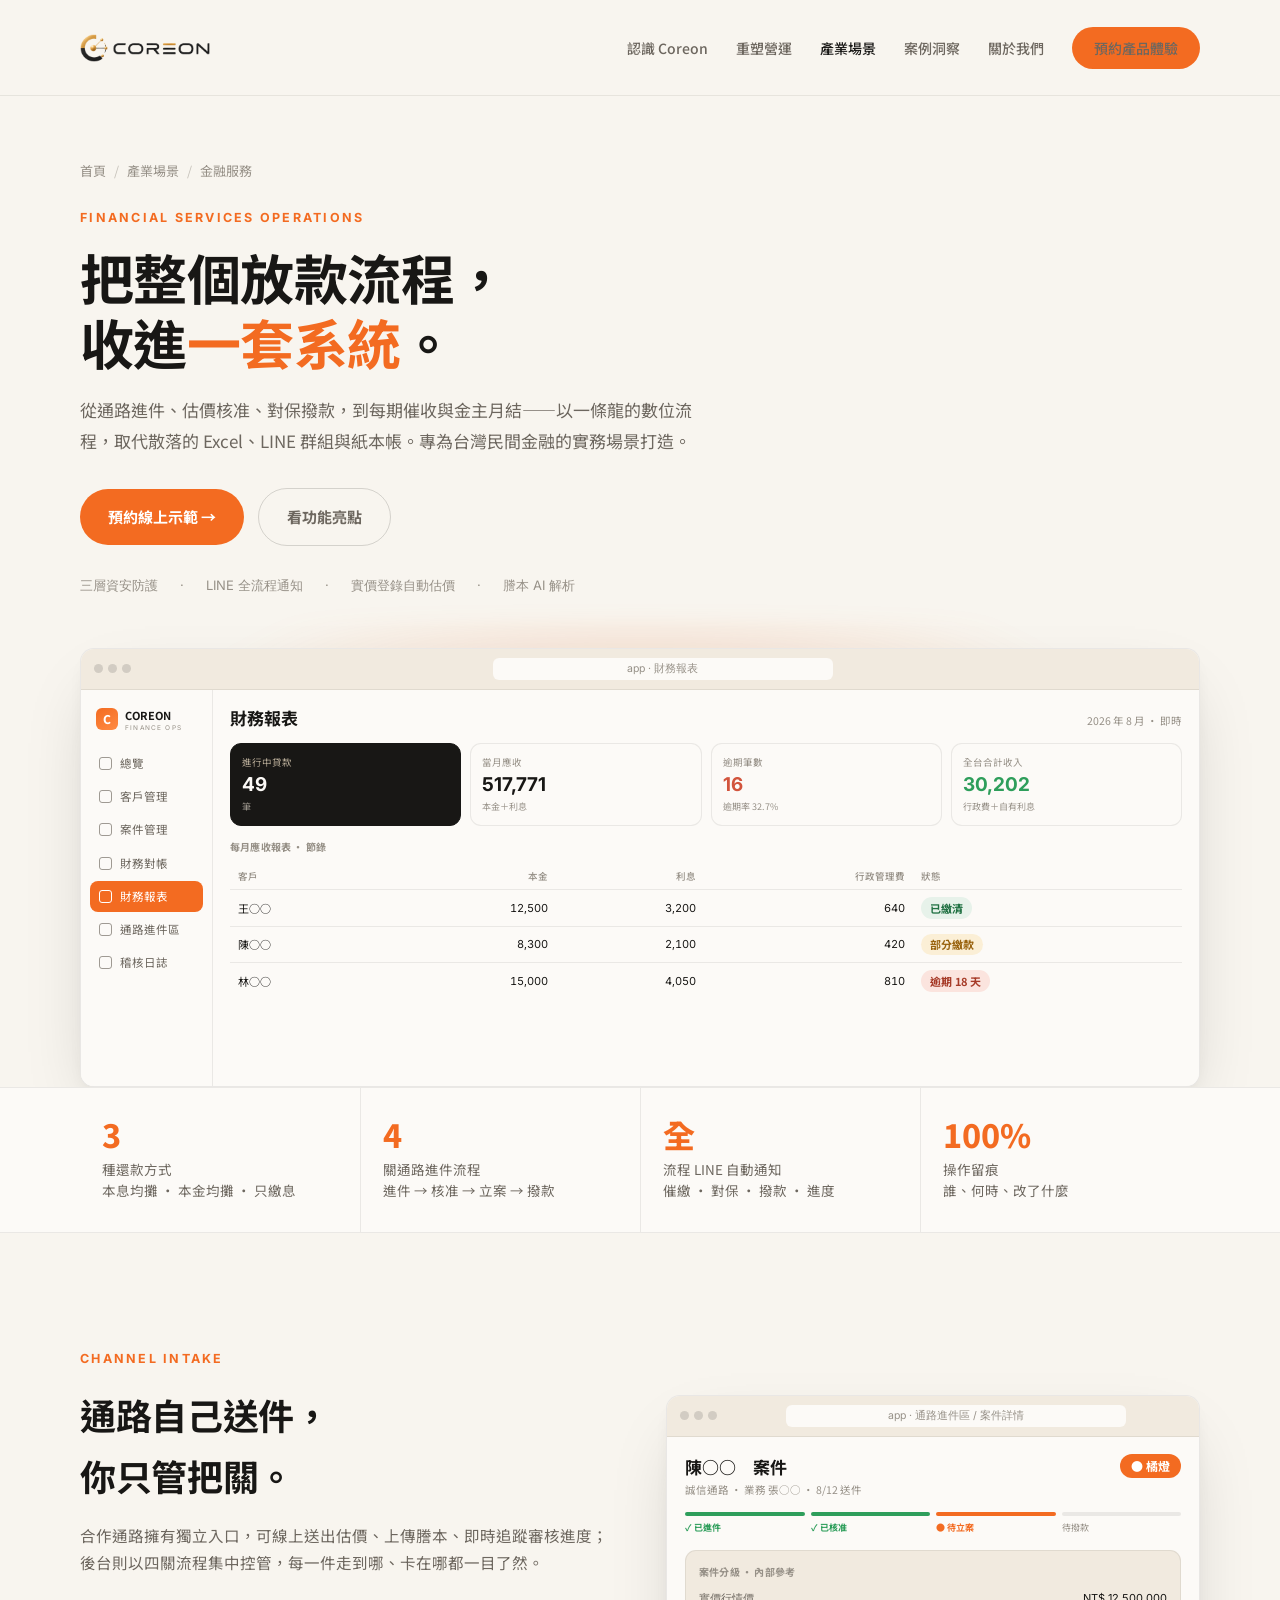
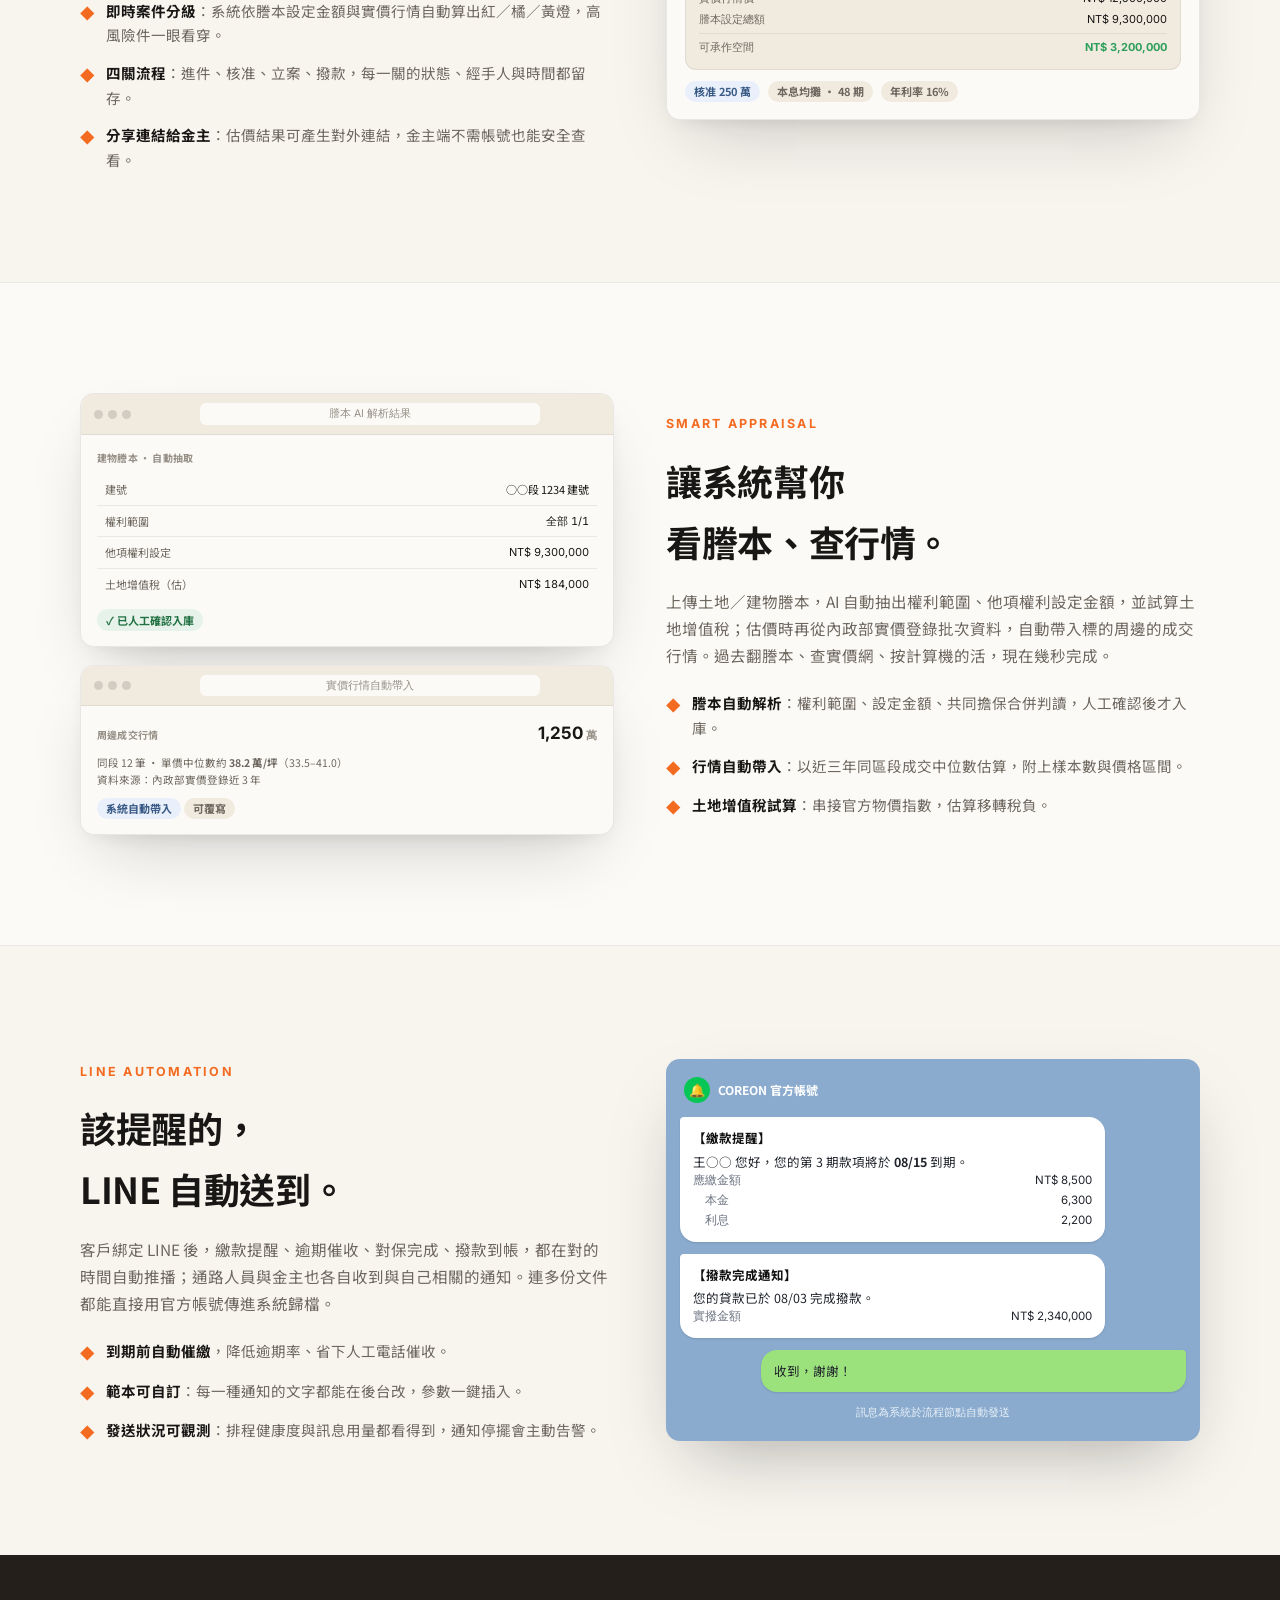
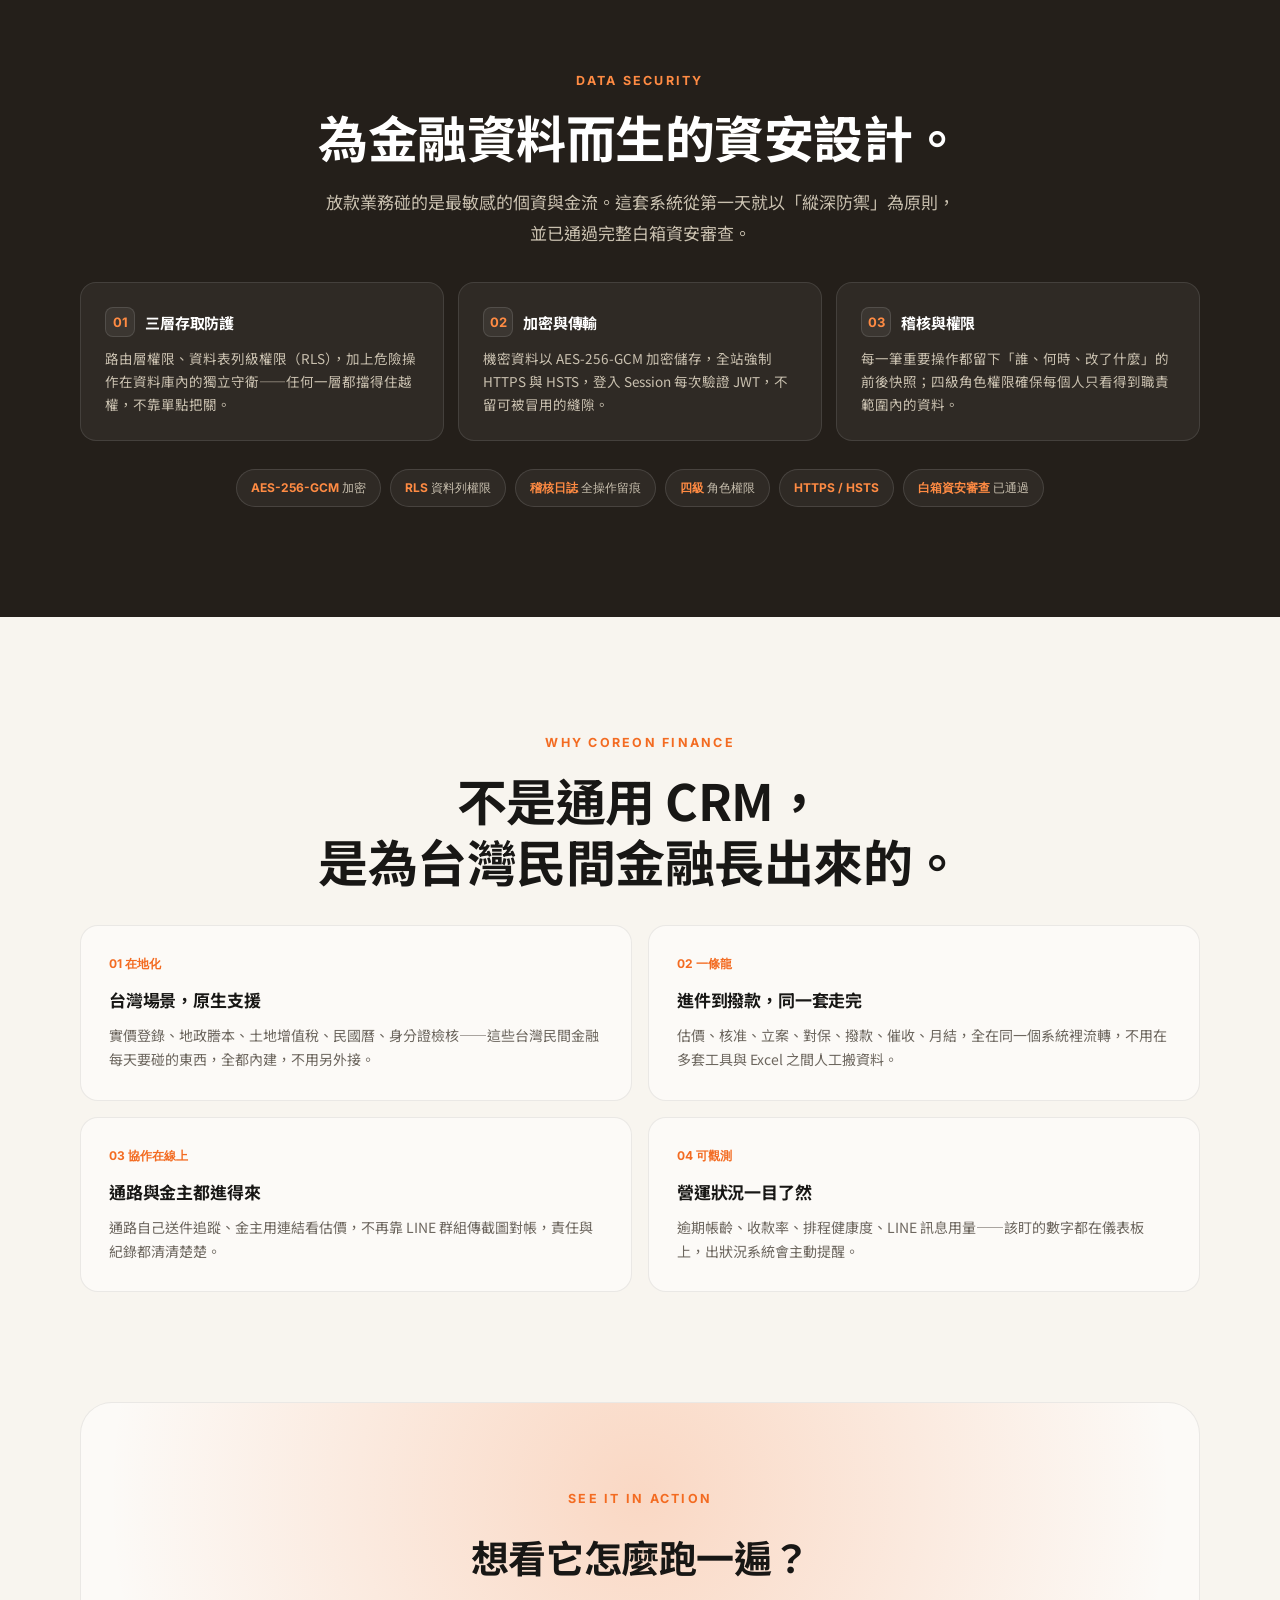
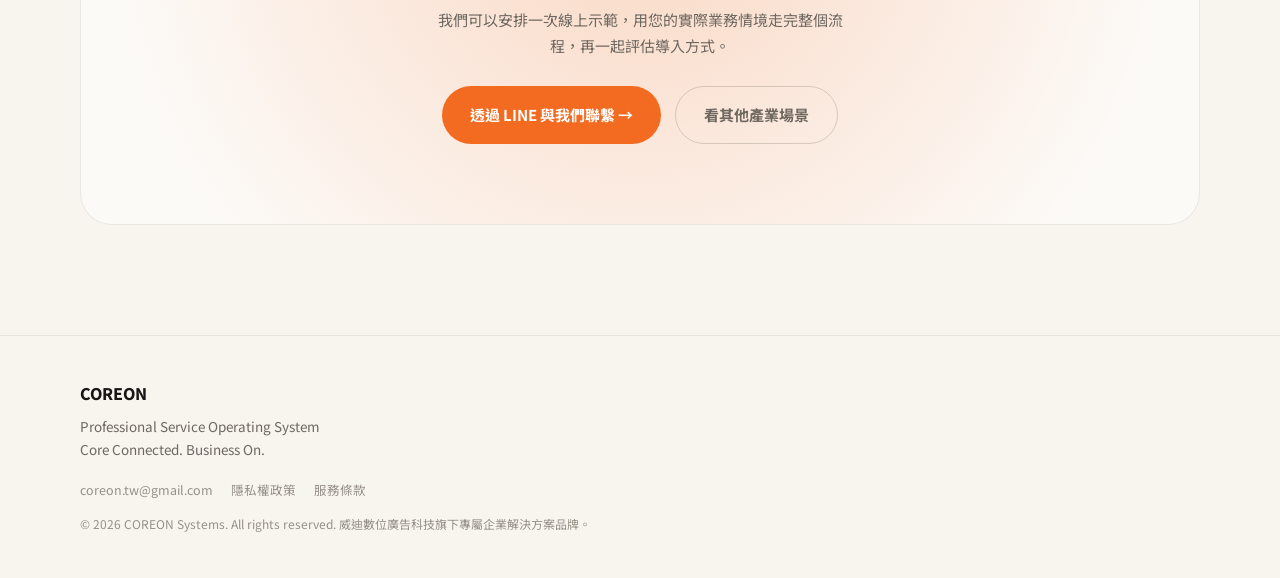
<file: industries/finance/index.html>
<!DOCTYPE html>
<html lang="zh-Hant-TW">
<head>
<meta charset="UTF-8">
<meta name="viewport" content="width=device-width, initial-scale=1">

<!-- Google tag (gtag.js) -->
<script async src="https://www.googletagmanager.com/gtag/js?id=G-TXDZ6K7RPB"></script>
<script>
  window.dataLayer = window.dataLayer || [];
  function gtag(){dataLayer.push(arguments);}
  gtag('js', new Date());
  gtag('config', 'G-TXDZ6K7RPB');
</script>

<title>金融服務｜COREON 融資放款營運核心系統</title>
<meta name="description" content="COREON 金融服務方案：把通路進件、智慧估價、對保撥款、LINE 全流程通知到催收月結，全部收進同一套融資管理系統，為台灣民間金融實務場景打造的營運核心引擎。">
<link rel="canonical" href="https://coreon.tw/industries/finance/">
<meta property="og:type" content="website">
<meta property="og:site_name" content="COREON">
<meta property="og:title" content="金融服務｜COREON 融資放款營運核心系統">
<meta property="og:description" content="把整個放款流程，收進一套系統。通路進件、智慧估價、LINE 全流程通知——為台灣民間金融打造的營運核心。">
<meta property="og:url" content="https://coreon.tw/industries/finance/">
<meta property="og:image" content="https://coreon.tw/images/brand/coreon-lockup.webp">
<meta property="og:locale" content="zh_TW">
<meta name="twitter:card" content="summary_large_image">
<meta name="twitter:title" content="金融服務｜COREON 融資放款營運核心系統">
<meta name="twitter:description" content="把整個放款流程，收進一套系統。通路進件、智慧估價、LINE 全流程通知——為台灣民間金融打造的營運核心。">
<meta name="twitter:image" content="https://coreon.tw/images/brand/coreon-lockup.webp">
<link rel="icon" type="image/x-icon" href="/favicon.ico">
<link rel="icon" type="image/png" sizes="32x32" href="/images/brand/favicon-32x32.png">
<link rel="icon" type="image/png" sizes="16x16" href="/images/brand/favicon-16x16.png">
<link rel="apple-touch-icon" sizes="180x180" href="/images/brand/apple-touch-icon.png">
<link rel="stylesheet" href="/css/coreon-v2.css">
<style>
/* ── finance mockup system (ported from 威迪管理平台 product page, retoned to coreon-v2 palette) ── */
.fin-paper{--paper:var(--bg-white);--paper-warm:var(--bg-sand);--paper-ink:var(--ink);--paper-soft:var(--ink-soft);--paper-faint:var(--ink-muted);--paper-hair:var(--line)}
.tnum{font-family:var(--mono);font-variant-numeric:tabular-nums}

.frame{background:var(--paper);border-radius:14px;overflow:hidden;border:1px solid rgba(24,23,21,.08);
  box-shadow:0 30px 70px -24px rgba(24,23,21,.22),0 8px 22px -12px rgba(24,23,21,.14);color:var(--paper-ink);font-size:13px;line-height:1.5}
.frame-bar{display:flex;align-items:center;gap:8px;padding:9px 13px;background:var(--paper-warm);border-bottom:1px solid var(--paper-hair)}
.frame-dots{display:flex;gap:5px}
.frame-dots i{width:9px;height:9px;border-radius:50%;background:rgba(24,23,21,.14);display:block}
.frame-url{flex:1;text-align:center;font-family:var(--mono);font-size:10.5px;color:var(--paper-faint);
  background:var(--paper);border-radius:6px;padding:3px 8px;max-width:340px;margin:0 auto;overflow:hidden;text-overflow:ellipsis;white-space:nowrap}
.hero-shot{margin-top:52px;position:relative}
.hero-shot::before{content:"";position:absolute;inset:-6% -4% -10%;z-index:-1;
  background:radial-gradient(60% 60% at 50% 30%,var(--accent-glow),transparent 70%);filter:blur(10px)}

.mpill{display:inline-flex;align-items:center;gap:5px;font-size:11px;font-weight:700;padding:2.5px 9px;border-radius:999px;font-family:var(--sans)}
.mpill-ok{background:#E7F2EA;color:#227244}
.mpill-warn{background:#FBEFD6;color:#9a6410}
.mpill-err{background:#FBE4DE;color:#a63a27}
.mpill-info{background:#EAF0FB;color:#3a5b86}
.mpill-mut{background:var(--paper-warm);color:var(--paper-soft)}
.grade{display:inline-flex;align-items:center;gap:6px;font-weight:700;font-size:12px;padding:3px 11px;border-radius:999px;color:#fff}
.grade-o{background:var(--accent)}.grade-r{background:#DC5138}.grade-y{background:#E5B93C;color:#4a3c0e}

.app{display:grid;grid-template-columns:132px 1fr;height:396px;background:var(--paper)}
.app-side{background:var(--paper);border-right:1px solid var(--paper-hair);padding:11px 9px;display:flex;flex-direction:column;gap:2px}
.app-logo{display:flex;align-items:center;gap:7px;padding:4px 6px 12px}
.app-logo .m{width:22px;height:22px;border-radius:6px;background:linear-gradient(150deg,var(--accent),var(--accent-2));display:grid;place-items:center;color:#fff;font-weight:800;font-size:12px}
.app-logo b{font-size:11px;color:var(--paper-ink)}
.app-logo small{display:block;font-family:var(--mono);font-size:6.5px;letter-spacing:.18em;color:var(--paper-faint)}
.nav-i{display:flex;align-items:center;gap:8px;padding:7px 9px;border-radius:8px;font-size:11.5px;color:var(--paper-soft)}
.nav-i .ic{width:13px;height:13px;border-radius:3px;border:1.6px solid currentColor;opacity:.65}
.nav-i.on{background:var(--accent);color:#fff}
.nav-i.on .ic{opacity:1;border-color:#fff}
.app-main{padding:15px 17px;overflow:hidden}
.app-h{display:flex;align-items:baseline;justify-content:space-between;margin-bottom:13px}
.app-h h4{font-size:17px;color:var(--paper-ink);margin:0;font-weight:700}
.app-h .sub{font-size:10.5px;color:var(--paper-faint)}
.kpis{display:grid;grid-template-columns:repeat(4,1fr);gap:9px;margin-bottom:13px}
.kpi{background:var(--paper);border:1px solid var(--paper-hair);border-radius:11px;padding:11px}
.kpi.dark{background:var(--paper-ink);border-color:var(--paper-ink)}
.kpi .lb{font-size:9.5px;color:var(--paper-faint);margin-bottom:6px}
.kpi.dark .lb{color:#b7ab97}
.kpi .vl{font-family:var(--mono);font-weight:700;font-size:19px;color:var(--paper-ink);line-height:1}
.kpi.dark .vl{color:var(--paper)}
.kpi .vl.ok{color:#2e9e5b}.kpi .vl.err{color:#d2543c}
.kpi .ft{font-size:9px;color:var(--paper-faint);margin-top:6px}
.tbl{width:100%;border-collapse:collapse;font-size:11px}
.tbl th{text-align:left;font-weight:500;color:var(--paper-faint);font-size:9.5px;padding:6px 8px;border-bottom:1px solid var(--paper-hair)}
.tbl td{padding:7px 8px;border-bottom:1px solid var(--paper-hair);color:var(--paper-ink)}
.tbl tr:last-child td{border-bottom:0}
.tbl .r{text-align:right}
.card-title{font-size:10px;color:var(--paper-faint);font-weight:700;margin-bottom:9px;letter-spacing:.02em}

.feature{display:grid;grid-template-columns:1fr 1fr;gap:52px;align-items:center}
.feature.flip .feat-text{order:2}
.feat-list{margin-top:22px;display:flex;flex-direction:column;gap:13px}
.feat-list .li{display:flex;gap:11px;font-size:14.5px;color:var(--ink-soft);line-height:1.7}
.feat-list .li b{color:var(--ink);font-weight:700}
.feat-list .tick{color:var(--accent);flex:none;margin-top:2px}
.mini-stack{display:flex;flex-direction:column;gap:18px}
@media(max-width:860px){.feature{grid-template-columns:1fr;gap:30px}.feature.flip .feat-text{order:0}}

/* capability strip */
.fin-caps{border-top:1px solid var(--line);border-bottom:1px solid var(--line);background:var(--bg-white)}
.fin-caps-in{display:grid;grid-template-columns:repeat(4,1fr)}
.fin-cap{padding:30px 22px;border-left:1px solid var(--line)}
.fin-cap:first-child{border-left:0}
.fin-cap .n{font-weight:800;font-size:32px;color:var(--accent);line-height:1}
.fin-cap .t{margin-top:9px;font-size:13.5px;color:var(--ink-soft);line-height:1.6}
@media(max-width:760px){.fin-caps-in{grid-template-columns:1fr 1fr}.fin-cap:nth-child(-n+2){border-bottom:1px solid var(--line)}.fin-cap:nth-child(odd){border-left:0}}

/* LINE chat mockup */
.line-shot{background:#8aabce;border-radius:14px;padding:16px 14px 20px;box-shadow:0 30px 70px -26px rgba(24,23,21,.35)}
.line-top{display:flex;align-items:center;gap:8px;color:#fff;font-size:12px;font-weight:700;padding:2px 4px 14px}
.line-top .av{width:26px;height:26px;border-radius:50%;background:#06C755;display:grid;place-items:center;font-size:13px}
.bubble{background:#fff;border-radius:4px 16px 16px 16px;padding:11px 13px;max-width:84%;font-size:12.5px;color:#20242b;line-height:1.55;box-shadow:0 1px 2px rgba(0,0,0,.12);margin-bottom:12px}
.bubble .bt{font-weight:700;margin-bottom:4px;color:#111}
.bubble .row{display:flex;justify-content:space-between;gap:16px;font-family:var(--mono);font-size:11.5px;padding:1px 0}
.bubble .row .k{color:#6b7280}
.bubble.me{margin-left:auto;background:#9be27d;border-radius:16px 4px 16px 16px}
.line-note{color:#eaf1f8;font-size:10.5px;text-align:center;font-family:var(--mono)}

/* security — this page's one dark accent section, matching /about/ 的 #241F1A 深色區塊慣例 */
.fin-dark{background:#241F1A;color:#EFE9DD}
.fin-dark .eyebrow{color:var(--accent-2)}
.fin-dark .h2-block h2{color:#fff}
.fin-dark .story{color:#C9C0AF}
.shield-grid{margin-top:34px;display:grid;grid-template-columns:repeat(3,1fr);gap:14px}
.scard{background:rgba(255,255,255,.05);border:1px solid rgba(255,255,255,.1);border-radius:16px;padding:24px}
.scard .h{display:flex;align-items:center;gap:10px;margin-bottom:10px}
.scard .n{width:30px;height:30px;border-radius:8px;background:rgba(255,255,255,.06);border:1px solid rgba(255,255,255,.12);display:grid;place-items:center;color:var(--accent-2);font-family:var(--mono);font-size:13px;font-weight:700}
.scard h3{font-size:15px;font-weight:700;color:#fff}
.scard p{margin-top:9px;font-size:13.5px;color:#C9C0AF;line-height:1.7}
.chips{margin-top:28px;display:flex;flex-wrap:wrap;gap:9px;justify-content:center}
.chip{font-family:var(--mono);font-size:12px;color:#C9C0AF;background:rgba(255,255,255,.05);border:1px solid rgba(255,255,255,.12);padding:8px 14px;border-radius:999px}
.chip b{color:var(--accent-2);font-weight:700}
@media(max-width:760px){.shield-grid{grid-template-columns:1fr}}

/* differentiators */
.diff-grid{margin-top:34px;display:grid;grid-template-columns:1fr 1fr;gap:16px}
.diff{background:var(--bg-white);border:1px solid var(--line);border-radius:18px;padding:28px;transition:transform .2s,border-color .2s}
.diff:hover{transform:translateY(-3px);border-color:var(--accent)}
.diff .k{font-family:var(--mono);font-size:12px;color:var(--accent);margin-bottom:12px;font-weight:700}
.diff h3{font-size:17px;font-weight:700;color:var(--ink);margin-bottom:9px}
.diff p{font-size:14px;color:var(--ink-soft);line-height:1.7}
@media(max-width:760px){.diff-grid{grid-template-columns:1fr}}
</style>
<script type="application/ld+json">
{ "@context":"https://schema.org","@type":"BreadcrumbList","itemListElement":[
  {"@type":"ListItem","position":1,"name":"首頁","item":"https://coreon.tw/"},
  {"@type":"ListItem","position":2,"name":"產業場景","item":"https://coreon.tw/industries/"},
  {"@type":"ListItem","position":3,"name":"金融服務","item":"https://coreon.tw/industries/finance/"}
]}
</script>
<script type="application/ld+json">
{ "@context":"https://schema.org","@type":"SoftwareApplication",
  "name":"COREON 金融服務方案",
  "description":"為台灣民間金融打造的融資管理系統：通路進件、智慧估價、LINE 全流程通知、對保撥款與催收月結一站整合。",
  "applicationCategory":"BusinessApplication",
  "operatingSystem":"Web",
  "url":"https://coreon.tw/industries/finance/",
  "brand":{"@type":"Brand","name":"COREON"}
}
</script>
</head>
<body>

<header class="nav">
  <div class="nav-in">
    <a href="/" aria-label="COREON 首頁"><img class="nav-logo" src="/images/brand/coreon-horizontal.webp" alt="COREON"></a>
    <button class="nav-toggle" id="navToggle" aria-expanded="false" aria-controls="navLinks" aria-label="開啟選單"><span></span></button>
    <ul class="nav-links" id="navLinks">
      <li><a href="/understand/">認識 Coreon</a></li>
      <li><a href="/transform/">重塑營運</a></li>
      <li class="nav-dropdown">
        <a href="/industries/" aria-current="page">產業場景</a>
        <div class="nav-dropdown-panel">
          <a href="/industries/finance/" class="nav-dd-item current">金融服務</a>
          <a href="/industries/#choose" class="nav-dd-item">法律服務</a>
          <a href="/industries/accounting/" class="nav-dd-item">財會稅務</a>
          <a href="/industries/#choose" class="nav-dd-item">顧問服務</a>
          <div class="nav-dd-divider"></div>
          <a href="/industries/#more" class="nav-dd-item soon">建築設計<span class="nav-dd-tag">規劃中</span></a>
          <a href="/industries/#more" class="nav-dd-item soon">醫療健康<span class="nav-dd-tag">規劃中</span></a>
          <a href="/industries/#more" class="nav-dd-item soon">其他專業服務<span class="nav-dd-tag">規劃中</span></a>
          <div class="nav-dd-divider"></div>
          <a href="/industries/" class="nav-dd-item nav-dd-all">產業場景總覽 →</a>
        </div>
      </li>
      <li><a href="/insights/">案例洞察</a></li>
      <li><a href="/about/">關於我們</a></li>
      <li><a href="https://lin.ee/829kkoG" target="_blank" rel="noopener" class="nav-cta">預約產品體驗</a></li>
    </ul>
  </div>
</header>

<main class="fin-paper">

  <!-- HERO -->
  <section class="page-hero" style="border-bottom:0;padding-bottom:0;">
    <div class="wrap reveal">
      <ol class="breadcrumb"><li><a href="/">首頁</a></li><li><a href="/industries/">產業場景</a></li><li>金融服務</li></ol>
      <span class="eyebrow">FINANCIAL SERVICES OPERATIONS</span>
      <h1 style="margin-top:16px;">把整個放款流程，<br>收進<span style="color:var(--accent);">一套系統</span>。</h1>
      <p class="lede">從通路進件、估價核准、對保撥款，到每期催收與金主月結——以一條龍的數位流程，取代散落的 Excel、LINE 群組與紙本帳。專為台灣民間金融的實務場景打造。</p>
      <div style="margin-top:32px;display:flex;gap:14px;flex-wrap:wrap;align-items:center;">
        <a class="btn btn-primary" href="https://lin.ee/829kkoG" target="_blank" rel="noopener">預約線上示範 →</a>
        <a class="btn btn-ghost" href="#channel">看功能亮點</a>
      </div>
      <div style="margin-top:28px;display:flex;gap:10px 22px;flex-wrap:wrap;color:var(--ink-muted);font-size:13px;font-family:var(--mono);">
        <span>三層資安防護</span><span>·</span><span>LINE 全流程通知</span><span>·</span><span>實價登錄自動估價</span><span>·</span><span>謄本 AI 解析</span>
      </div>

      <div class="hero-shot reveal">
        <div class="frame">
          <div class="frame-bar"><span class="frame-dots"><i></i><i></i><i></i></span><span class="frame-url">app · 財務報表</span></div>
          <div class="app">
            <aside class="app-side">
              <div class="app-logo"><span class="m">C</span><span><b>COREON</b><small>FINANCE OPS</small></span></div>
              <span class="nav-i"><span class="ic"></span>總覽</span>
              <span class="nav-i"><span class="ic"></span>客戶管理</span>
              <span class="nav-i"><span class="ic"></span>案件管理</span>
              <span class="nav-i"><span class="ic"></span>財務對帳</span>
              <span class="nav-i on"><span class="ic"></span>財務報表</span>
              <span class="nav-i"><span class="ic"></span>通路進件區</span>
              <span class="nav-i"><span class="ic"></span>稽核日誌</span>
            </aside>
            <div class="app-main">
              <div class="app-h"><h4>財務報表</h4><span class="sub">2026 年 8 月 · 即時</span></div>
              <div class="kpis">
                <div class="kpi dark"><div class="lb">進行中貸款</div><div class="vl">49</div><div class="ft">筆</div></div>
                <div class="kpi"><div class="lb">當月應收</div><div class="vl">517,771</div><div class="ft">本金＋利息</div></div>
                <div class="kpi"><div class="lb">逾期筆數</div><div class="vl err">16</div><div class="ft">逾期率 32.7%</div></div>
                <div class="kpi"><div class="lb">全台合計收入</div><div class="vl ok">30,202</div><div class="ft">行政費＋自有利息</div></div>
              </div>
              <div class="card-title">每月應收報表 · 節錄</div>
              <table class="tbl">
                <thead><tr><th>客戶</th><th class="r">本金</th><th class="r">利息</th><th class="r">行政管理費</th><th>狀態</th></tr></thead>
                <tbody>
                  <tr><td>王○○</td><td class="r tnum">12,500</td><td class="r tnum">3,200</td><td class="r tnum">640</td><td><span class="mpill mpill-ok">已繳清</span></td></tr>
                  <tr><td>陳○○</td><td class="r tnum">8,300</td><td class="r tnum">2,100</td><td class="r tnum">420</td><td><span class="mpill mpill-warn">部分繳款</span></td></tr>
                  <tr><td>林○○</td><td class="r tnum">15,000</td><td class="r tnum">4,050</td><td class="r tnum">810</td><td><span class="mpill mpill-err">逾期 18 天</span></td></tr>
                </tbody>
              </table>
            </div>
          </div>
        </div>
      </div>
    </div>
  </section>

  <!-- CAPABILITY STRIP -->
  <section class="fin-caps reveal" style="padding:0;">
    <div class="wrap"><div class="fin-caps-in">
      <div class="fin-cap"><div class="n">3</div><div class="t">種還款方式<br>本息均攤 · 本金均攤 · 只繳息</div></div>
      <div class="fin-cap"><div class="n">4</div><div class="t">關通路進件流程<br>進件 → 核准 → 立案 → 撥款</div></div>
      <div class="fin-cap"><div class="n">全</div><div class="t">流程 LINE 自動通知<br>催繳 · 對保 · 撥款 · 進度</div></div>
      <div class="fin-cap"><div class="n">100%</div><div class="t">操作留痕<br>誰、何時、改了什麼</div></div>
    </div></div>
  </section>

  <!-- FEATURE: 通路進件 -->
  <section id="channel">
    <div class="wrap">
      <div class="feature">
        <div class="feat-text reveal">
          <span class="eyebrow">CHANNEL INTAKE</span>
          <h2 style="margin-top:14px;font-size:clamp(26px,3.4vw,36px);">通路自己送件，<br>你只管把關。</h2>
          <p style="margin-top:16px;color:var(--ink-soft);font-size:15.5px;line-height:1.75;">合作通路擁有獨立入口，可線上送出估價、上傳謄本、即時追蹤審核進度；後台則以四關流程集中控管，每一件走到哪、卡在哪都一目了然。</p>
          <div class="feat-list">
            <div class="li"><span class="tick">◆</span><span><b>即時案件分級</b>：系統依謄本設定金額與實價行情自動算出紅／橘／黃燈，高風險件一眼看穿。</span></div>
            <div class="li"><span class="tick">◆</span><span><b>四關流程</b>：進件、核准、立案、撥款，每一關的狀態、經手人與時間都留存。</span></div>
            <div class="li"><span class="tick">◆</span><span><b>分享連結給金主</b>：估價結果可產生對外連結，金主端不需帳號也能安全查看。</span></div>
          </div>
        </div>
        <div class="feat-shot reveal">
          <div class="frame">
            <div class="frame-bar"><span class="frame-dots"><i></i><i></i><i></i></span><span class="frame-url">app · 通路進件區 / 案件詳情</span></div>
            <div style="padding:17px 18px">
              <div style="display:flex;justify-content:space-between;align-items:flex-start;margin-bottom:14px">
                <div><div style="font-size:17px;font-weight:700">陳○○　案件</div>
                  <div style="font-size:10.5px;color:var(--paper-faint);margin-top:3px">誠信通路 · 業務 張○○ · 8/12 送件</div></div>
                <span class="grade grade-o">● 橘燈</span>
              </div>
              <div style="display:flex;gap:6px;margin-bottom:16px">
                <div style="flex:1"><div style="height:4px;border-radius:9px;background:#2e9e5b"></div><div style="font-size:9px;color:#2e9e5b;font-weight:700;margin-top:5px">✓ 已進件</div></div>
                <div style="flex:1"><div style="height:4px;border-radius:9px;background:#2e9e5b"></div><div style="font-size:9px;color:#2e9e5b;font-weight:700;margin-top:5px">✓ 已核准</div></div>
                <div style="flex:1"><div style="height:4px;border-radius:9px;background:var(--accent)"></div><div style="font-size:9px;color:var(--accent);font-weight:700;margin-top:5px">● 待立案</div></div>
                <div style="flex:1"><div style="height:4px;border-radius:9px;background:var(--paper-hair)"></div><div style="font-size:9px;color:var(--paper-faint);margin-top:5px">待撥款</div></div>
              </div>
              <div style="background:var(--paper-warm);border:1px solid var(--paper-hair);border-radius:11px;padding:13px;margin-bottom:11px">
                <div class="card-title">案件分級 · 內部參考</div>
                <div style="display:flex;justify-content:space-between;font-family:var(--mono);font-size:11px;padding:2px 0"><span style="color:var(--paper-soft)">實價行情價</span><span>NT$ 12,500,000</span></div>
                <div style="display:flex;justify-content:space-between;font-family:var(--mono);font-size:11px;padding:2px 0"><span style="color:var(--paper-soft)">謄本設定總額</span><span>NT$ 9,300,000</span></div>
                <div style="display:flex;justify-content:space-between;font-family:var(--mono);font-size:11px;padding:5px 0 0;margin-top:4px;border-top:1px solid var(--paper-hair)"><span style="color:var(--paper-soft)">可承作空間</span><span style="color:#2e9e5b;font-weight:700">NT$ 3,200,000</span></div>
              </div>
              <div style="display:flex;gap:8px;flex-wrap:wrap">
                <span class="mpill mpill-info">核准 250 萬</span>
                <span class="mpill mpill-mut">本息均攤 · 48 期</span>
                <span class="mpill mpill-mut">年利率 16%</span>
              </div>
            </div>
          </div>
        </div>
      </div>
    </div>
  </section>

  <!-- FEATURE: 智慧估價 -->
  <section id="appraisal" style="background:var(--bg-white);border-top:1px solid var(--line);border-bottom:1px solid var(--line);">
    <div class="wrap">
      <div class="feature flip">
        <div class="feat-text reveal">
          <span class="eyebrow">SMART APPRAISAL</span>
          <h2 style="margin-top:14px;font-size:clamp(26px,3.4vw,36px);">讓系統幫你<br>看謄本、查行情。</h2>
          <p style="margin-top:16px;color:var(--ink-soft);font-size:15.5px;line-height:1.75;">上傳土地／建物謄本，AI 自動抽出權利範圍、他項權利設定金額，並試算土地增值稅；估價時再從內政部實價登錄批次資料，自動帶入標的周邊的成交行情。過去翻謄本、查實價網、按計算機的活，現在幾秒完成。</p>
          <div class="feat-list">
            <div class="li"><span class="tick">◆</span><span><b>謄本自動解析</b>：權利範圍、設定金額、共同擔保合併判讀，人工確認後才入庫。</span></div>
            <div class="li"><span class="tick">◆</span><span><b>行情自動帶入</b>：以近三年同區段成交中位數估算，附上樣本數與價格區間。</span></div>
            <div class="li"><span class="tick">◆</span><span><b>土地增值稅試算</b>：串接官方物價指數，估算移轉稅負。</span></div>
          </div>
        </div>
        <div class="feat-shot reveal">
          <div class="mini-stack">
            <div class="frame">
              <div class="frame-bar"><span class="frame-dots"><i></i><i></i><i></i></span><span class="frame-url">謄本 AI 解析結果</span></div>
              <div style="padding:15px 16px">
                <div class="card-title">建物謄本 · 自動抽取</div>
                <table class="tbl">
                  <tbody>
                    <tr><td style="color:var(--paper-soft)">建號</td><td class="r">○○段 1234 建號</td></tr>
                    <tr><td style="color:var(--paper-soft)">權利範圍</td><td class="r tnum">全部 1/1</td></tr>
                    <tr><td style="color:var(--paper-soft)">他項權利設定</td><td class="r tnum">NT$ 9,300,000</td></tr>
                    <tr><td style="color:var(--paper-soft)">土地增值稅（估）</td><td class="r tnum">NT$ 184,000</td></tr>
                  </tbody>
                </table>
                <div style="margin-top:10px"><span class="mpill mpill-ok">✓ 已人工確認入庫</span></div>
              </div>
            </div>
            <div class="frame">
              <div class="frame-bar"><span class="frame-dots"><i></i><i></i><i></i></span><span class="frame-url">實價行情自動帶入</span></div>
              <div style="padding:15px 16px">
                <div style="display:flex;justify-content:space-between;align-items:baseline">
                  <div class="card-title" style="margin:0">周邊成交行情</div>
                  <div style="font-family:var(--mono);font-weight:700;font-size:17px;color:var(--paper-ink)">1,250<span style="font-size:11px;color:var(--paper-faint)"> 萬</span></div>
                </div>
                <div style="font-size:10.5px;color:var(--paper-soft);margin-top:8px;line-height:1.6">同段 12 筆 · 單價中位數約 <b>38.2 萬/坪</b>（33.5–41.0）<br>資料來源：內政部實價登錄近 3 年</div>
                <div style="margin-top:9px"><span class="mpill mpill-info">系統自動帶入</span> <span class="mpill mpill-mut">可覆寫</span></div>
              </div>
            </div>
          </div>
        </div>
      </div>
    </div>
  </section>

  <!-- FEATURE: LINE 通知 -->
  <section id="line">
    <div class="wrap">
      <div class="feature">
        <div class="feat-text reveal">
          <span class="eyebrow">LINE AUTOMATION</span>
          <h2 style="margin-top:14px;font-size:clamp(26px,3.4vw,36px);">該提醒的，<br>LINE 自動送到。</h2>
          <p style="margin-top:16px;color:var(--ink-soft);font-size:15.5px;line-height:1.75;">客戶綁定 LINE 後，繳款提醒、逾期催收、對保完成、撥款到帳，都在對的時間自動推播；通路人員與金主也各自收到與自己相關的通知。連多份文件都能直接用官方帳號傳進系統歸檔。</p>
          <div class="feat-list">
            <div class="li"><span class="tick">◆</span><span><b>到期前自動催繳</b>，降低逾期率、省下人工電話催收。</span></div>
            <div class="li"><span class="tick">◆</span><span><b>範本可自訂</b>：每一種通知的文字都能在後台改，參數一鍵插入。</span></div>
            <div class="li"><span class="tick">◆</span><span><b>發送狀況可觀測</b>：排程健康度與訊息用量都看得到，通知停擺會主動告警。</span></div>
          </div>
        </div>
        <div class="feat-shot reveal">
          <div class="line-shot">
            <div class="line-top"><span class="av">🔔</span>COREON 官方帳號</div>
            <div class="bubble">
              <div class="bt">【繳款提醒】</div>
              王○○ 您好，您的第 3 期款項將於 <b>08/15</b> 到期。
              <div class="row"><span class="k">應繳金額</span><span>NT$ 8,500</span></div>
              <div class="row"><span class="k">　本金</span><span>6,300</span></div>
              <div class="row"><span class="k">　利息</span><span>2,200</span></div>
            </div>
            <div class="bubble">
              <div class="bt">【撥款完成通知】</div>
              您的貸款已於 08/03 完成撥款。
              <div class="row"><span class="k">實撥金額</span><span>NT$ 2,340,000</span></div>
            </div>
            <div class="bubble me">收到，謝謝！</div>
            <div class="line-note">訊息為系統於流程節點自動發送</div>
          </div>
        </div>
      </div>
    </div>
  </section>

  <!-- SECURITY (dark accent) -->
  <section id="security" class="fin-dark">
    <div class="wrap">
      <div class="h2-block center reveal">
        <span class="eyebrow">DATA SECURITY</span>
        <h2 style="margin-top:14px;">為金融資料而生的資安設計。</h2>
      </div>
      <div class="story center reveal" style="margin-top:20px;">
        <p>放款業務碰的是最敏感的個資與金流。這套系統從第一天就以「縱深防禦」為原則，並已通過完整白箱資安審查。</p>
      </div>
      <div class="shield-grid">
        <div class="scard reveal"><div class="h"><span class="n">01</span><h3>三層存取防護</h3></div><p>路由層權限、資料表列級權限（RLS），加上危險操作在資料庫內的獨立守衛——任何一層都擋得住越權，不靠單點把關。</p></div>
        <div class="scard reveal"><div class="h"><span class="n">02</span><h3>加密與傳輸</h3></div><p>機密資料以 AES‑256‑GCM 加密儲存，全站強制 HTTPS 與 HSTS，登入 Session 每次驗證 JWT，不留可被冒用的縫隙。</p></div>
        <div class="scard reveal"><div class="h"><span class="n">03</span><h3>稽核與權限</h3></div><p>每一筆重要操作都留下「誰、何時、改了什麼」的前後快照；四級角色權限確保每個人只看得到職責範圍內的資料。</p></div>
      </div>
      <div class="chips reveal">
        <span class="chip"><b>AES-256-GCM</b> 加密</span>
        <span class="chip"><b>RLS</b> 資料列權限</span>
        <span class="chip"><b>稽核日誌</b> 全操作留痕</span>
        <span class="chip"><b>四級</b> 角色權限</span>
        <span class="chip"><b>HTTPS / HSTS</b></span>
        <span class="chip"><b>白箱資安審查</b> 已通過</span>
      </div>
    </div>
  </section>

  <!-- DIFFERENTIATORS -->
  <section>
    <div class="wrap">
      <div class="h2-block center reveal">
        <span class="eyebrow">WHY COREON FINANCE</span>
        <h2 style="margin-top:14px;">不是通用 CRM，<br>是為台灣民間金融長出來的。</h2>
      </div>
      <div class="diff-grid">
        <div class="diff reveal"><div class="k">01 在地化</div><h3>台灣場景，原生支援</h3><p>實價登錄、地政謄本、土地增值稅、民國曆、身分證檢核——這些台灣民間金融每天要碰的東西，全都內建，不用另外接。</p></div>
        <div class="diff reveal"><div class="k">02 一條龍</div><h3>進件到撥款，同一套走完</h3><p>估價、核准、立案、對保、撥款、催收、月結，全在同一個系統裡流轉，不用在多套工具與 Excel 之間人工搬資料。</p></div>
        <div class="diff reveal"><div class="k">03 協作在線上</div><h3>通路與金主都進得來</h3><p>通路自己送件追蹤、金主用連結看估價，不再靠 LINE 群組傳截圖對帳，責任與紀錄都清清楚楚。</p></div>
        <div class="diff reveal"><div class="k">04 可觀測</div><h3>營運狀況一目了然</h3><p>逾期帳齡、收款率、排程健康度、LINE 訊息用量——該盯的數字都在儀表板上，出狀況系統會主動提醒。</p></div>
      </div>
    </div>
  </section>

  <!-- CTA -->
  <section style="padding-top:0;">
    <div class="wrap">
      <div class="cta-final reveal">
        <span class="eyebrow">SEE IT IN ACTION</span>
        <h2 style="margin-top:14px;">想看它怎麼跑一遍？</h2>
        <p>我們可以安排一次線上示範，用您的實際業務情境走完整個流程，再一起評估導入方式。</p>
        <div class="btns">
          <a href="https://lin.ee/829kkoG" target="_blank" rel="noopener" class="btn btn-primary">透過 LINE 與我們聯繫 →</a>
          <a href="/industries/" class="btn btn-ghost">看其他產業場景</a>
        </div>
      </div>
    </div>
  </section>

</main>

<footer>
  <div class="wrap">
    <div class="foot-brand">COREON</div>
    <p class="foot-tag">Professional Service Operating System<br>Core Connected. Business On.</p>
    <ul class="foot-legal">
      <li><a href="mailto:coreon.tw@gmail.com">coreon.tw@gmail.com</a></li>
      <li><a href="/privacy-policy">隱私權政策</a></li>
      <li><a href="/terms">服務條款</a></li>
    </ul>
    <p class="foot-copy">© 2026 COREON Systems. All rights reserved. 威迪數位廣告科技旗下專屬企業解決方案品牌。</p>
  </div>
</footer>

<script>
(function(){
  var toggle = document.getElementById('navToggle');
  var links = document.getElementById('navLinks');
  if (toggle) toggle.addEventListener('click', function(){
    var open = links.classList.toggle('is-open');
    toggle.setAttribute('aria-expanded', open ? 'true' : 'false');
  });
  var els = document.querySelectorAll('.reveal');
  if (!('IntersectionObserver' in window) || matchMedia('(prefers-reduced-motion:reduce)').matches){
    els.forEach(function(e){e.classList.add('in');}); return;
  }
  var io = new IntersectionObserver(function(entries){
    entries.forEach(function(en){ if(en.isIntersecting){ en.target.classList.add('in'); io.unobserve(en.target); } });
  }, {threshold:.1, rootMargin:'0px 0px -8% 0px'});
  els.forEach(function(e){ io.observe(e); });
})();
</script>
</body>
</html>
</file>
<file: css/coreon-v2.css>
/* COREON v2 — 共用設計系統（2026-08-23 新架構頁面用：/understand/、/transform/、/insights/、/industries/）
   色票／字級對照 index.html 內嵌版本，抽出來給新架構頁面共用，避免4個頁面重複貼一樣的CSS。
   舊頁面（/about/、/solutions/finance-lending/、/blog/*）還是用舊版 css/styles.css，尚未遷移。*/
@import url('https://fonts.googleapis.com/css2?family=Inter:wght@400;500;600;700;800&family=Noto+Sans+TC:wght@400;500;600;700;900&display=swap');

:root{
  --bg-ivory:#F8F5EF; --bg-sand:#F1EADF; --bg-white:#FCFAF7;
  --bg:var(--bg-ivory);
  --ink:#181715; --ink-soft:#6D675F; --ink-muted:#969087;
  --accent:#F36B21; --accent-2:#FF8B43; --accent-glow-c:#FFB37A; --accent-glow:rgba(243,107,33,.24);
  --line:rgba(30,25,20,.08);
  --sans:"Noto Sans TC","Inter",system-ui,sans-serif;
  --mono:"Inter",system-ui,sans-serif;
  --maxw:1280px;
}
*{box-sizing:border-box}
html{scroll-behavior:smooth}
@media (prefers-reduced-motion:reduce){html{scroll-behavior:auto}}
body{margin:0;background:var(--bg-ivory);color:var(--ink);font-family:var(--sans);font-size:16px;line-height:1.7;-webkit-font-smoothing:antialiased;overflow-x:hidden}
.wrap{max-width:var(--maxw);margin:0 auto;padding:0 80px}
h1,h2,h3{font-family:var(--sans);margin:0;text-wrap:balance;letter-spacing:-.01em}
p{margin:0}
a{color:inherit;text-decoration:none}
img,svg{display:block;max-width:100%}
.eyebrow{font-family:var(--mono);font-size:12.5px;letter-spacing:.18em;text-transform:uppercase;color:var(--accent);font-weight:700}
:focus-visible{outline:2px solid var(--accent);outline-offset:3px;border-radius:4px}
.reveal{opacity:0;transform:translateY(18px);transition:opacity .6s ease,transform .6s ease}
.reveal.in{opacity:1;transform:none}
@media (prefers-reduced-motion:reduce){.reveal{opacity:1;transform:none;transition:none}}
.glass{background:rgba(255,255,255,.6);border:1px solid var(--line);border-radius:18px;backdrop-filter:blur(10px)}
.btn{display:inline-flex;align-items:center;gap:9px;font-weight:700;font-size:15px;border-radius:999px;padding:15px 28px;transition:transform .2s,box-shadow .2s,background .2s;cursor:pointer;border:0;font-family:var(--sans)}
.btn-primary{background:var(--accent);color:#fff}
.btn-primary:hover{transform:translateY(-2px);box-shadow:0 16px 36px var(--accent-glow)}
.btn-ghost{background:transparent;color:var(--ink-soft);border:1.5px solid rgba(30,25,20,.16)}
.btn-ghost:hover{border-color:var(--ink);color:var(--ink)}
.btn-sm{padding:10px 18px;font-size:13px}

.story{max-width:640px;display:flex;flex-direction:column;gap:16px;font-size:17px;line-height:1.8;color:var(--ink-soft)}
.h2-block{max-width:680px}
.h2-block h2{font-size:clamp(32px,4vw,50px);line-height:1.22;font-weight:700}
.big-statement{font-size:clamp(20px,2.4vw,26px);font-weight:700;line-height:1.6;color:var(--ink)}

/* nav */
.nav{position:sticky;top:0;z-index:60;backdrop-filter:blur(14px);background:rgba(248,245,239,.86);border-bottom:1px solid var(--line)}
.nav-in{max-width:var(--maxw);margin:0 auto;padding:18px 80px;display:flex;align-items:center;gap:24px}
.nav-logo{height:28px;width:auto;display:block}
.nav-links{margin-left:auto;display:flex;align-items:center;gap:28px;list-style:none;padding:0}
.nav-links a{font-size:14px;color:var(--ink-soft);transition:color .2s;font-weight:500}
.nav-links a:hover, .nav-links a[aria-current="page"]{color:var(--ink)}
.nav-cta{font-weight:700;color:#fff;background:var(--accent);padding:11px 22px;border-radius:999px}
.nav-cta:hover{box-shadow:0 8px 22px var(--accent-glow)}
.nav-toggle{display:none;background:transparent;border:1px solid var(--line);border-radius:10px;width:40px;height:40px;margin-left:auto;cursor:pointer}
.nav-toggle span,.nav-toggle span::before,.nav-toggle span::after{content:"";display:block;width:16px;height:1.5px;background:var(--ink);position:relative;margin:0 auto}
.nav-toggle span::before{position:absolute;top:-6px}
.nav-toggle span::after{position:absolute;top:6px}
@media(max-width:960px){
  .nav-in{padding:16px 24px}
  .nav-links{display:none;position:absolute;top:100%;left:0;right:0;flex-direction:column;align-items:flex-start;gap:0;background:var(--bg-white);border-bottom:1px solid var(--line);padding:8px 24px 20px}
  .nav-links.is-open{display:flex}
  .nav-links li{width:100%}
  .nav-links a{display:block;padding:12px 0;width:100%}
  .nav-links .nav-cta{margin-top:8px;text-align:center;display:block}
  .nav-toggle{display:inline-flex;align-items:center;justify-content:center}
}

/* nav dropdown — 產業場景選單 */
.nav-dropdown{position:relative}
.nav-dropdown-panel{position:absolute;top:100%;left:50%;transform:translateX(-50%) translateY(6px);opacity:0;visibility:hidden;
  transition:opacity .18s ease,transform .18s ease;pointer-events:none;background:var(--bg-white);border:1px solid var(--line);
  border-radius:16px;box-shadow:0 24px 48px -16px rgba(24,23,21,.2);padding:10px;min-width:230px;z-index:70}
.nav-dropdown:hover .nav-dropdown-panel,.nav-dropdown:focus-within .nav-dropdown-panel{opacity:1;visibility:visible;transform:translateX(-50%) translateY(0);pointer-events:auto}
.nav-dd-item{display:flex;align-items:center;justify-content:space-between;gap:14px;padding:10px 12px;border-radius:10px;font-size:14px;color:var(--ink)!important;font-weight:500;white-space:nowrap}
.nav-dd-item:hover{background:var(--bg-sand);color:var(--ink)!important}
.nav-dd-item.soon{color:var(--ink-muted)!important}
.nav-dd-tag{font-size:10.5px;font-weight:700;color:var(--ink-muted);background:var(--bg-sand);padding:2px 8px;border-radius:999px}
.nav-dd-divider{height:1px;background:var(--line);margin:6px 4px}
.nav-dd-all{color:var(--accent)!important;font-weight:700;justify-content:flex-start}
.nav-dd-item.current{color:var(--accent)!important;font-weight:700}
@media(max-width:960px){
  .nav-dropdown-panel{position:static!important;transform:none!important;left:auto!important;opacity:1;visibility:visible;pointer-events:auto;box-shadow:none;border:0;
    background:transparent;padding:2px 0 6px 16px;min-width:0;display:flex;flex-direction:column}
  .nav-dd-item{display:flex!important;width:100%!important;padding:8px 0!important;font-size:13.5px}
  .nav-dd-divider{display:none}
}

section{position:relative;padding:110px 0}
.center{text-align:center;margin-left:auto;margin-right:auto}
@media(max-width:960px){ .wrap{padding:0 24px} .nav-in{padding:16px 24px} }
@media(max-width:760px){ section{padding:72px 0} }

/* page hero (inner pages, not homepage) */
.page-hero{padding-top:64px;padding-bottom:70px;border-bottom:1px solid var(--line)}
.breadcrumb{list-style:none;display:flex;gap:8px;padding:0;margin:0 0 20px;font-size:13px;color:var(--ink-muted)}
.breadcrumb a{color:inherit}
.breadcrumb a:hover{color:var(--accent)}
.breadcrumb li:not(:last-child)::after{content:"/";margin-left:8px;opacity:.5}
.page-hero h1{font-size:clamp(34px,4.6vw,54px);line-height:1.2;font-weight:700;max-width:14em}
.page-hero .lede{margin-top:20px;font-size:17px;color:var(--ink-soft);max-width:640px;line-height:1.8}

/* topic grid (anchor-section hub cards) */
.topic-grid{display:grid;grid-template-columns:repeat(3,1fr);gap:20px;margin-top:52px}
@media(max-width:960px){.topic-grid{grid-template-columns:1fr 1fr}}
@media(max-width:600px){.topic-grid{grid-template-columns:1fr}}
.topic-card{padding:28px;display:flex;flex-direction:column;gap:12px;scroll-margin-top:100px}
.topic-card .k{font-family:var(--mono);font-size:11px;letter-spacing:.08em;text-transform:uppercase;color:var(--accent);font-weight:700}
.topic-card h3{font-size:18px;font-weight:700}
.topic-card p{font-size:14px;color:var(--ink-soft);line-height:1.75}

/* generic 4-col mini stat / list card, reused across hub pages */
.grid-4{display:grid;grid-template-columns:repeat(4,1fr);gap:16px}
@media(max-width:960px){.grid-4{grid-template-columns:1fr 1fr}}
@media(max-width:560px){.grid-4{grid-template-columns:1fr}}

/* industry / insight cards */
.ind-app{border-radius:16px;overflow:hidden;display:flex;flex-direction:column}
.ind-app-top{padding:14px 16px;font-size:13px;font-weight:700;border-bottom:1px solid var(--line);display:flex;align-items:center;gap:8px}
.ind-app-top .dot2{width:6px;height:6px;border-radius:50%;background:var(--accent)}
.ind-app-body{padding:16px;flex:1;display:flex;flex-direction:column;gap:8px}
.ind-app-body p{font-size:13px;color:var(--ink-soft);line-height:1.7;margin-bottom:4px}
.ind-row{display:flex;justify-content:space-between;align-items:center;font-size:12px;background:var(--bg-sand);border-radius:8px;padding:8px 10px}
.ind-row .v{font-family:var(--mono);font-weight:700;color:var(--accent)}
.ind-more{opacity:.6;display:flex;flex-direction:column;align-items:center;justify-content:center;text-align:center;padding:24px;gap:10px;border:1px dashed var(--line);border-radius:16px}
.ind-more p{font-size:12.5px;color:var(--ink-muted)}

.pill{display:inline-flex;align-items:center;gap:6px;font-size:11.5px;font-weight:700;padding:5px 12px;border-radius:999px}
.pill-soon{background:var(--bg-sand);color:var(--ink-muted)}
.pill-live{background:var(--accent);color:#fff}

/* bottom CTA (shared) */
.cta-final{position:relative;text-align:center;overflow:hidden;border-radius:32px;padding:80px 32px;background:var(--bg-white);border:1px solid var(--line)}
.cta-final::before{content:"";position:absolute;inset:-20%;background:radial-gradient(circle at 50% 30%,var(--accent-glow),transparent 60%);z-index:0}
.cta-final>*{position:relative;z-index:1}
.cta-final h2{font-size:clamp(26px,3.6vw,38px)}
.cta-final p{margin-top:18px;color:var(--ink-soft);font-size:15px;max-width:28em;margin-left:auto;margin-right:auto}
.cta-final .btns{margin-top:28px;display:flex;gap:14px;justify-content:center;flex-wrap:wrap}

footer{border-top:1px solid var(--line);padding:44px 0;background:var(--bg-ivory)}
.foot-brand{font-weight:800;font-size:16px}
.foot-tag{margin-top:8px;color:var(--ink-soft);font-size:13.5px;line-height:1.7}
.foot-legal{display:flex;gap:18px;list-style:none;padding:0;margin:18px 0 0;font-size:12.5px;color:var(--ink-muted)}
.foot-copy{margin-top:14px;font-size:12px;color:var(--ink-muted)}
</file>
